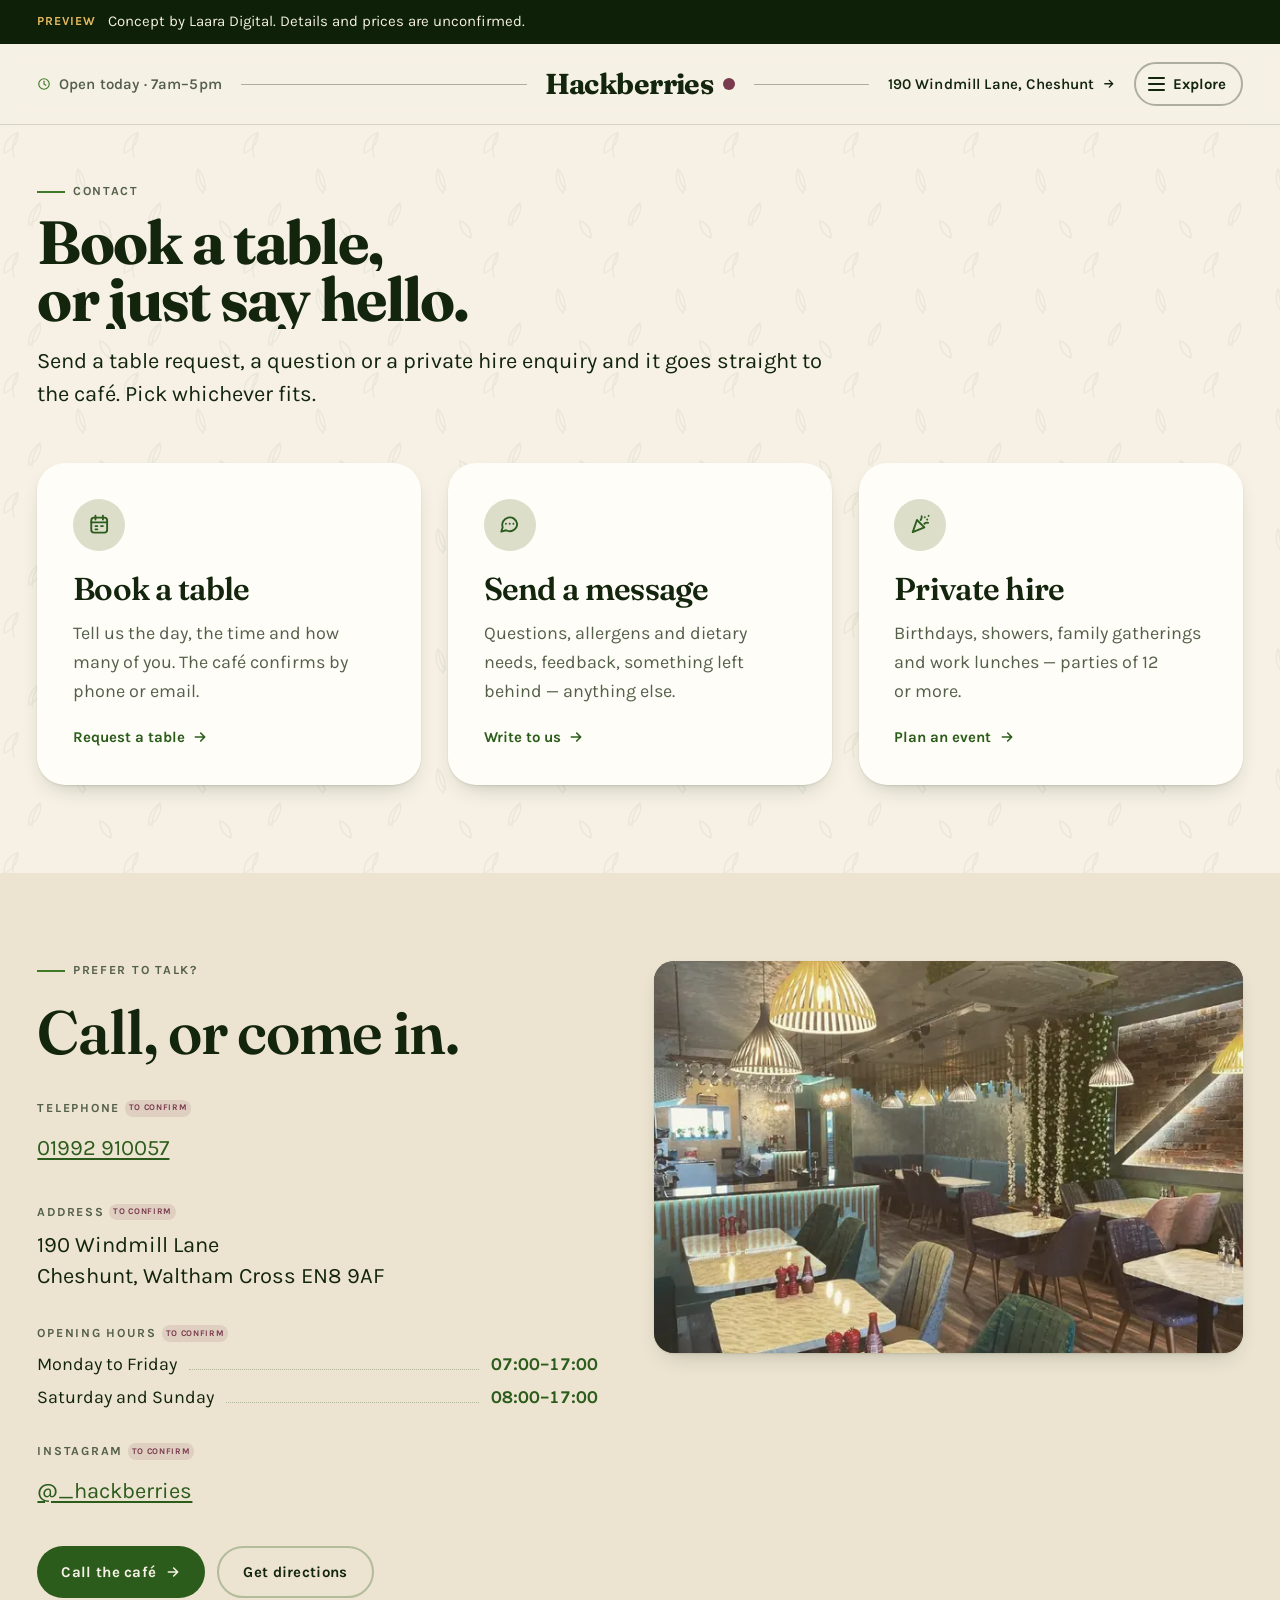
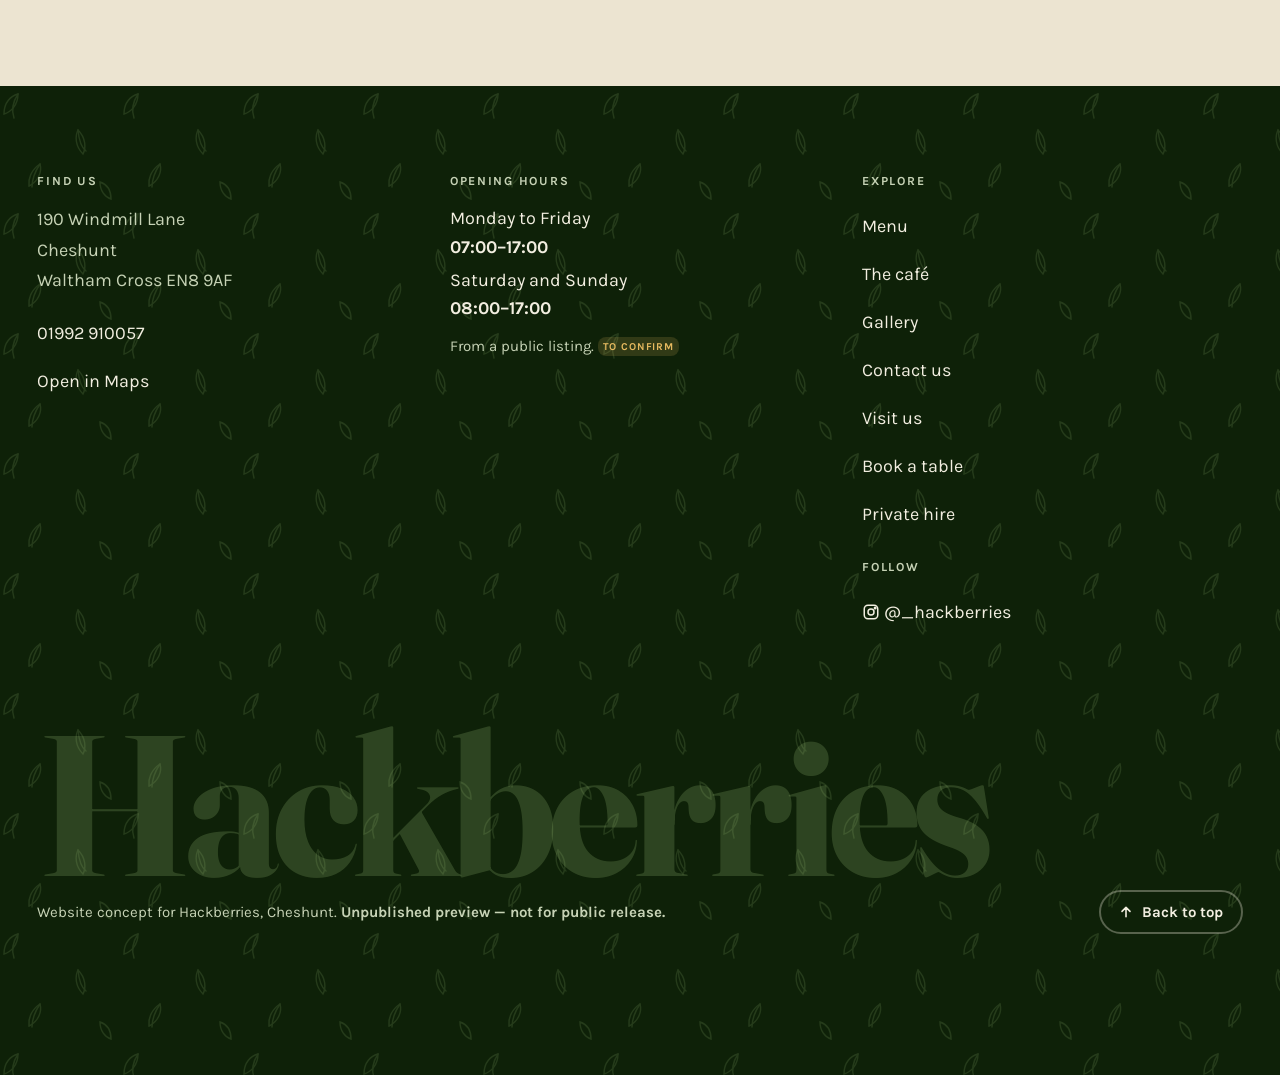
<file: contact.html>
<!doctype html>
<html lang="en-GB">
<head>
<meta charset="utf-8">
<meta name="viewport" content="width=device-width, initial-scale=1, viewport-fit=cover">
<title>Contact — Hackberries, Cheshunt</title>
<meta name="description" content="Request a table, send a message or enquire about private hire at Hackberries, the café on Windmill Lane, Cheshunt.">

<!-- Unpublished client concept. This must be reviewed deliberately before any
     real launch: remove the noindex and set STATUS.isPreview to false. -->
<meta name="robots" content="noindex, nofollow">

<meta property="og:type" content="website">
<meta property="og:site_name" content="Hackberries">
<meta property="og:title" content="Contact — Hackberries, Cheshunt">
<meta property="og:description" content="Request a table, send a message or enquire about private hire at Hackberries, the café on Windmill Lane, Cheshunt.">
<meta property="og:url" content="https://laaradigital.co.uk/hackberries-demo/contact.html">
<meta property="og:image" content="https://laaradigital.co.uk/hackberries-demo/media/venue-hero-share-1200.jpg">
<meta property="og:image:width" content="1200">
<meta property="og:image:height" content="630">
<meta property="og:image:alt" content="Inside Hackberries: rattan pendant lights over marble tables, velvet chairs, and a foliage wall hung with white flowers beside exposed brick.">
<meta name="twitter:card" content="summary_large_image">
<meta name="theme-color" content="#f7f3ea">

<link rel="icon" href="favicon.svg" type="image/svg+xml">
<link rel="apple-touch-icon" href="apple-touch-icon.png">

<link rel="preload" as="font" type="font/woff2" href="fonts/fraunces-latin.woff2" crossorigin>
<link rel="preload" as="font" type="font/woff2" href="fonts/karla-latin.woff2" crossorigin>

<link rel="stylesheet" href="styles/tokens.css">
<link rel="stylesheet" href="styles/base.css">
<link rel="stylesheet" href="styles/components.css">
<link rel="stylesheet" href="styles/sections.css">
<link rel="stylesheet" href="styles/contact.css">
<link rel="stylesheet" href="styles/motion.css">
</head>
<body class="is-contact-page">
<a class="skip-link" href="#main">Skip to content</a>
<div class="preview-bar">
  <div class="shell">
    <b>Preview</b>
    <p>Concept by Laara Digital. Details and prices are unconfirmed.</p>
  </div>
</div>
<span class="header-sentinel" id="header-sentinel" aria-hidden="true"></span>
<header class="site-header" id="site-header">
  <span class="header-progress" id="header-progress" aria-hidden="true"></span>
  <div class="shell header-bar">
    <div class="header-side header-side-start">
      <p class="header-hours" id="header-hours" data-hours="[[[1,2,3,4,5],&quot;7am&quot;,&quot;5pm&quot;],[[6,0],&quot;8am&quot;,&quot;5pm&quot;]]">
        <svg class="icon-clock" viewBox="0 0 24 24" fill="none" stroke="currentColor" stroke-width="2" stroke-linecap="round" stroke-linejoin="round" aria-hidden="true" width="14" height="14"><circle cx="12" cy="12" r="9"/><path d="M12 7v5l3 2"/></svg><span data-hours-text><span class="hours-lead">Open daily · </span>until 5pm</span>
      </p>
      <span class="header-rule" aria-hidden="true"></span>
    </div>
    <a class="wordmark" href="index.html">
      Hackberries<span class="dot-berry" aria-hidden="true"></span>
    </a>
    <div class="header-side header-side-end">
      <span class="header-rule" aria-hidden="true"></span>
      <a class="header-place" href="index.html#visit">
        <span>190 Windmill Lane, Cheshunt</span><svg class="arrow" viewBox="0 0 24 24" fill="none" stroke="currentColor" stroke-width="2.4" stroke-linecap="round" stroke-linejoin="round" aria-hidden="true" width="16" height="16"><path d="M5 12h13M13 6l6 6-6 6"/></svg>
      </a>
      <button class="menu-toggle menu-toggle-desktop" type="button" id="menu-toggle"
              aria-expanded="false" aria-controls="nav-panel">
        <span class="bars" aria-hidden="true"><i></i><i></i><i></i></span>
        <span class="label">Explore</span>
      </button>
    </div>
  </div>

</header>

<div class="nav-panel u-dark" id="nav-panel" role="dialog" aria-modal="true"
     aria-label="Site navigation" hidden>
  <div class="nav-panel-head">
    <a class="wordmark" href="index.html">Hackberries<span class="dot-berry" aria-hidden="true"></span></a>
    <button class="nav-panel-close" type="button" id="nav-close" aria-label="Close navigation">
      <svg viewBox="0 0 24 24" fill="none" stroke="currentColor" stroke-width="2.4" stroke-linecap="round" aria-hidden="true"><path d="M6 6l12 12M18 6L6 18"/></svg>
    </button>
  </div>
  <nav aria-label="Main">
    <div class="nav-panel-links">
        <a href="menu.html">
          Menu<span aria-hidden="true">01</span>
        </a>
        <a href="index.html#the-cafe" data-nav-section="the-cafe">
          The café<span aria-hidden="true">02</span>
        </a>
        <a href="index.html#gallery" data-nav-section="gallery">
          Gallery<span aria-hidden="true">03</span>
        </a>
        <a href="contact.html" data-nav-section="contact-us">
          Contact us<span aria-hidden="true">04</span>
        </a>
        <a href="index.html#visit" data-nav-section="visit">
          Visit us<span aria-hidden="true">05</span>
        </a>
    </div>
  </nav>
  <div class="nav-panel-foot">
    <div class="row">
      <a class="btn" href="#book" data-contact-open="book">Book a table</a>
      <a class="btn btn-secondary" href="tel:+441992910057">Call 01992 910057</a>
      <a class="btn btn-secondary" href="https://www.google.com/maps/search/?api=1&amp;query=Hackberries%2C%20190%20Windmill%20Lane%2C%20Cheshunt%2C%20Waltham%20Cross%20EN8%209AF"
         target="_blank" rel="noopener">Directions</a>
    </div>
    <address>
      190 Windmill Lane<br>
      Cheshunt, Waltham Cross EN8 9AF
    </address>
  </div>
</div>

<main id="main">
<section class="c-hero leafy leafy-dark" id="top">
  <div class="shell">
    <div class="c-hero-copy" data-reveal="drop">
      <p class="eyebrow">Contact</p>
      <h1 data-lines>
        <span class="line"><span>Book a table,</span></span>
        <span class="line"><span>or just say hello.</span></span>
      </h1>
      <p class="lead prose">
        Send a table request, a question or a private hire enquiry and it goes
        straight to the café. Pick whichever fits.
      </p>
    </div>
    <ul class="c-options" data-reveal-group="fan">
      <li>
        <a class="c-option" href="#book" data-contact-open="book">
          <span class="c-option-icon" aria-hidden="true"><svg viewBox="0 0 24 24" fill="none" stroke="currentColor" stroke-width="2" stroke-linecap="round" stroke-linejoin="round" aria-hidden="true"><rect x="3.5" y="5" width="17" height="16" rx="3"/><path d="M3.5 10h17M8 3v4M16 3v4M8 14h2M14 14h2M8 17.5h2"/></svg></span>
          <h2 class="c-option-title">Book a table</h2>
          <p class="c-option-text">Tell us the day, the time and how many of you. The café confirms by phone or email.</p>
          <span class="c-option-go">Request a table <svg class="arrow" viewBox="0 0 24 24" fill="none" stroke="currentColor" stroke-width="2.4" stroke-linecap="round" stroke-linejoin="round" aria-hidden="true" width="16" height="16"><path d="M5 12h13M13 6l6 6-6 6"/></svg></span>
        </a>
      </li>
      <li>
        <a class="c-option" href="#message" data-contact-open="message">
          <span class="c-option-icon" aria-hidden="true"><svg viewBox="0 0 24 24" fill="none" stroke="currentColor" stroke-width="2" stroke-linecap="round" stroke-linejoin="round" aria-hidden="true"><path d="M20.5 11.5a8 8 0 0 1-11.8 7L3.5 20l1.5-4.8a8 8 0 1 1 15.5-3.7z"/><path d="M8.5 11.5h.01M12.5 11.5h.01M16.5 11.5h.01"/></svg></span>
          <h2 class="c-option-title">Send a message</h2>
          <p class="c-option-text">Questions, allergens and dietary needs, feedback, something left behind — anything else.</p>
          <span class="c-option-go">Write to us <svg class="arrow" viewBox="0 0 24 24" fill="none" stroke="currentColor" stroke-width="2.4" stroke-linecap="round" stroke-linejoin="round" aria-hidden="true" width="16" height="16"><path d="M5 12h13M13 6l6 6-6 6"/></svg></span>
        </a>
      </li>
      <li>
        <a class="c-option" href="#private-hire" data-contact-open="private-hire">
          <span class="c-option-icon" aria-hidden="true"><svg viewBox="0 0 24 24" fill="none" stroke="currentColor" stroke-width="2" stroke-linecap="round" stroke-linejoin="round" aria-hidden="true"><path d="M4 20.5l4.5-13 8 8z"/><path d="M13.5 3.5c.5 1.5 0 3-1 4M20.5 10.5c-1.5-.5-3 0-4 1M17 4.5l.01.01M19.5 7l.01.01M21 3l.01.01"/></svg></span>
          <h2 class="c-option-title">Private hire</h2>
          <p class="c-option-text">Birthdays, showers, family gatherings and work lunches — parties of 12 or more.</p>
          <span class="c-option-go">Plan an event <svg class="arrow" viewBox="0 0 24 24" fill="none" stroke="currentColor" stroke-width="2.4" stroke-linecap="round" stroke-linejoin="round" aria-hidden="true" width="16" height="16"><path d="M5 12h13M13 6l6 6-6 6"/></svg></span>
        </a>
      </li>
    </ul>
  </div>
</section>

<section class="section section-band" aria-labelledby="c-direct-h">
  <div class="shell visit-grid">
    <div class="visit-facts" data-reveal="left">
      <div class="section-head c-direct-head">
        <p class="eyebrow">Prefer to talk?</p>
        <h2 id="c-direct-h">Call, or come in.</h2>
      </div>
      <dl class="visit-facts">
        <div class="fact">
          <dt>Telephone <span class="tbc">To confirm</span></dt>
          <dd><a href="tel:+441992910057">01992 910057</a></dd>
        </div>
        <div class="fact">
          <dt>Address <span class="tbc">To confirm</span></dt>
          <dd><address>190 Windmill Lane<br>Cheshunt, Waltham Cross EN8 9AF</address></dd>
        </div>
        <div class="fact">
          <dt>Opening hours <span class="tbc">To confirm</span></dt>
          <dd>
            <ul class="hours-list">
              <li><span class="days">Monday to Friday</span><span class="leader" aria-hidden="true"></span><span class="time">07:00–17:00</span></li>
              <li><span class="days">Saturday and Sunday</span><span class="leader" aria-hidden="true"></span><span class="time">08:00–17:00</span></li>
            </ul>
          </dd>
        </div>
        <div class="fact">
          <dt>Instagram <span class="tbc">To confirm</span></dt>
          <dd><a href="https://www.instagram.com/_hackberries/" target="_blank" rel="noopener">@_hackberries</a></dd>
        </div>
      </dl>
      <div class="visit-actions">
        <a class="btn" href="tel:+441992910057">Call the café <svg class="arrow" viewBox="0 0 24 24" fill="none" stroke="currentColor" stroke-width="2.4" stroke-linecap="round" stroke-linejoin="round" aria-hidden="true" width="16" height="16"><path d="M5 12h13M13 6l6 6-6 6"/></svg></a>
        <a class="btn btn-secondary" href="https://www.google.com/maps/search/?api=1&amp;query=Hackberries%2C%20190%20Windmill%20Lane%2C%20Cheshunt%2C%20Waltham%20Cross%20EN8%209AF" target="_blank" rel="noopener">Get directions</a>
      </div>
    </div>

    <div class="visit-media" data-reveal="right">
      <picture class="frame visit-photo" style="--ph:#796e5b;">
  <source type="image/webp" srcset="media/venue-room-landscape-420.webp 420w, media/venue-room-landscape-640.webp 640w, media/venue-room-landscape-757.webp 757w" sizes="(min-width: 64rem) 40rem, 92vw">
  <img src="media/venue-room-landscape-640.jpg" srcset="media/venue-room-landscape-420.jpg 420w, media/venue-room-landscape-640.jpg 640w, media/venue-room-landscape-757.jpg 757w" sizes="(min-width: 64rem) 40rem, 92vw"
       width="757" height="505" alt="Inside Hackberries: marble-topped tables with green and blue velvet chairs and banquettes, rattan pendant lights, an exposed brick wall and a foliage wall hung with white flowers."
       loading="lazy" decoding="async">
</picture>
    </div>
  </div>
</section>

<div class="shell c-noscript-forms">
<dialog class="contact-dialog" id="contact-dialog" aria-labelledby="contact-title"
        data-hours="[[[1,2,3,4,5],&quot;07:00&quot;,&quot;17:00&quot;],[[6,0],&quot;08:00&quot;,&quot;17:00&quot;]]" data-last-slot="60"
        data-hire-from="12" data-endpoint=""
        data-phone="01992 910057">
  <div class="contact-sheet">
    <div class="contact-head">
      <div>
        <h2 class="contact-title" id="contact-title">Get in touch</h2>
        <p class="contact-sub">Straight to the café. No email app needed.</p>
      </div>
      <button class="contact-close" type="button" data-contact-close aria-label="Close">
        <svg viewBox="0 0 24 24" fill="none" stroke="currentColor" stroke-width="2.4" stroke-linecap="round" aria-hidden="true"><path d="M6 6l12 12M18 6L6 18"/></svg>
      </button>
    </div>
    <p class="cf-preview" role="note"><strong>Preview.</strong>
      These forms are not connected yet, so nothing is sent. Add the Web3Forms
      Access Key in site/data/business.mjs to switch them on.</p>
    <div class="contact-tabs" role="tablist" aria-label="What would you like to do?">
      <span class="contact-tabs-thumb" aria-hidden="true"></span>
      <button class="contact-tab" type="button" role="tab"
              id="contact-tab-book" aria-controls="book" aria-selected="true"
              tabindex="0" data-contact-tab="book">
        <svg viewBox="0 0 24 24" fill="none" stroke="currentColor" stroke-width="2" stroke-linecap="round" stroke-linejoin="round" aria-hidden="true"><rect x="3.5" y="5" width="17" height="16" rx="3"/><path d="M3.5 10h17M8 3v4M16 3v4M8 14h2M14 14h2M8 17.5h2"/></svg><span>Book a table</span>
      </button>
      <button class="contact-tab" type="button" role="tab"
              id="contact-tab-message" aria-controls="message" aria-selected="false"
              tabindex="-1" data-contact-tab="message">
        <svg viewBox="0 0 24 24" fill="none" stroke="currentColor" stroke-width="2" stroke-linecap="round" stroke-linejoin="round" aria-hidden="true"><path d="M20.5 11.5a8 8 0 0 1-11.8 7L3.5 20l1.5-4.8a8 8 0 1 1 15.5-3.7z"/><path d="M8.5 11.5h.01M12.5 11.5h.01M16.5 11.5h.01"/></svg><span>Send a message</span>
      </button>
      <button class="contact-tab" type="button" role="tab"
              id="contact-tab-private-hire" aria-controls="private-hire" aria-selected="false"
              tabindex="-1" data-contact-tab="private-hire">
        <svg viewBox="0 0 24 24" fill="none" stroke="currentColor" stroke-width="2" stroke-linecap="round" stroke-linejoin="round" aria-hidden="true"><path d="M4 20.5l4.5-13 8 8z"/><path d="M13.5 3.5c.5 1.5 0 3-1 4M20.5 10.5c-1.5-.5-3 0-4 1M17 4.5l.01.01M19.5 7l.01.01M21 3l.01.01"/></svg><span>Private hire</span>
      </button>
    </div>
    <div class="contact-panel" role="tabpanel" id="book"
         aria-labelledby="contact-tab-book" data-contact-panel="book">
      <h3 class="cf-panel-title">Book a table</h3>
      <form class="contact-form" data-contact-form="book"
            action="#" method="POST">
        <input type="hidden" name="access_key" value="">
        <input type="hidden" name="subject" value="Table request — Hackberries website">
        <input type="hidden" name="from_name" value="Hackberries website">
        <input type="hidden" name="enquiry" value="Table request">
        <!-- Honeypot: Web3Forms silently drops any submission where this
             checkbox is checked. A real, but off-screen, form control - never
             merely visually hidden - so it is not in the tab order and a
             screen reader has nothing to announce. -->
        <input class="cf-trap" type="checkbox" name="botcheck" tabindex="-1" autocomplete="off" aria-hidden="true">
        <p class="cf-required-note small muted">Fields marked <span class="cf-req" aria-hidden="true">*</span><span class="visually-hidden">with an asterisk</span> are required.</p>
        <div class="cf-grid">
        <div class="cf-field">
          <label class="cf-label" for="cf-book-name">Your name <span class="cf-req" aria-hidden="true">*</span></label>
          <input class="cf-input" type="text" id="cf-book-name" name="name" required
            aria-describedby="cf-book-name-err" data-share="name" autocomplete="name" placeholder="Jane Smith">
          
          <p class="cf-error" id="cf-book-name-err" hidden></p>
        </div>
        <div class="cf-field">
          <label class="cf-label" for="cf-book-email">Email <span class="cf-req" aria-hidden="true">*</span></label>
          <input class="cf-input" type="email" id="cf-book-email" name="email" required
            aria-describedby="cf-book-email-err" data-share="email" autocomplete="email" placeholder="jane@example.com">
          
          <p class="cf-error" id="cf-book-email-err" hidden></p>
        </div>
        <div class="cf-field cf-span-2">
          <label class="cf-label" for="cf-book-phone">Phone <span class="cf-req" aria-hidden="true">*</span></label>
          <input class="cf-input" type="tel" id="cf-book-phone" name="phone" required
            aria-describedby="cf-book-phone-err" data-share="phone" inputmode="tel" pattern="[0-9 +\(\)\-]{10,20}" autocomplete="tel" placeholder="07700 900000">
          
          <p class="cf-error" id="cf-book-phone-err" hidden></p>
        </div>
        <div class="cf-row-3 cf-span-2">
        <div class="cf-field">
          <label class="cf-label" for="cf-book-date">Date <span class="cf-req" aria-hidden="true">*</span></label>
          <input class="cf-input" type="date" id="cf-book-date" name="date" required
            aria-describedby="cf-book-date-err" data-date>
          
          <p class="cf-error" id="cf-book-date-err" hidden></p>
        </div>
        <div class="cf-field">
          <label class="cf-label" for="cf-book-time"><svg class="icon-clock" viewBox="0 0 24 24" fill="none" stroke="currentColor" stroke-width="2" stroke-linecap="round" stroke-linejoin="round" aria-hidden="true" width="14" height="14"><circle cx="12" cy="12" r="9"/><path d="M12 7v5l3 2"/></svg>Time <span class="cf-req" aria-hidden="true">*</span></label>
          <select class="cf-input cf-select" id="cf-book-time" name="time" required
            aria-describedby="cf-book-time-err" data-time>
            <option value="">Select…</option>
            <option value="07:00">7am</option>
            <option value="07:30">7:30am</option>
            <option value="08:00">8am</option>
            <option value="08:30">8:30am</option>
            <option value="09:00">9am</option>
            <option value="09:30">9:30am</option>
            <option value="10:00">10am</option>
            <option value="10:30">10:30am</option>
            <option value="11:00">11am</option>
            <option value="11:30">11:30am</option>
            <option value="12:00">12pm</option>
            <option value="12:30">12:30pm</option>
            <option value="13:00">1pm</option>
            <option value="13:30">1:30pm</option>
            <option value="14:00">2pm</option>
            <option value="14:30">2:30pm</option>
            <option value="15:00">3pm</option>
            <option value="15:30">3:30pm</option>
            <option value="16:00">4pm</option>
          </select>
          
          <p class="cf-error" id="cf-book-time-err" hidden></p>
        </div>
        <div class="cf-field">
          <label class="cf-label" for="cf-book-guests">Guests <span class="cf-req" aria-hidden="true">*</span></label>
          <input class="cf-input" type="number" id="cf-book-guests" name="guests" required
            aria-describedby="cf-book-guests-err" min="1" max="11" step="1" inputmode="numeric" data-guests placeholder="2">
          
          <p class="cf-error" id="cf-book-guests-err" hidden></p>
        </div>
        </div>
        <p class="cf-switch-note cf-span-2 small muted">Party of 12 or more?
          <a href="#private-hire" data-contact-switch="private-hire">Ask about private hire</a>.</p>
        <div class="cf-field cf-span-2">
          <label class="cf-label" for="cf-book-requests">Special requests</label>
          <textarea class="cf-input cf-textarea" rows="3" id="cf-book-requests" name="requests"
            aria-describedby="cf-book-requests-err" placeholder="Allergies, a high chair, celebrating something…"></textarea>
          
          <p class="cf-error" id="cf-book-requests-err" hidden></p>
        </div>
        </div>
        <p class="cf-alert" role="alert" data-contact-alert hidden></p>
        <button class="btn cf-submit" type="submit">
          <span data-submit-label>Request a table</span> <svg class="arrow" viewBox="0 0 24 24" fill="none" stroke="currentColor" stroke-width="2.4" stroke-linecap="round" stroke-linejoin="round" aria-hidden="true" width="16" height="16"><path d="M5 12h13M13 6l6 6-6 6"/></svg>
        </button>
        <p class="cf-foot small muted">This is a request, not a confirmed booking — the café will get back to you. Prefer to talk? Call <a href="tel:+441992910057">01992 910057</a>.</p>
      </form>
      <div class="cf-done" data-contact-done="book" tabindex="-1" hidden>
        <span class="cf-done-mark" aria-hidden="true"><svg viewBox="0 0 24 24" fill="none" stroke="currentColor" stroke-width="2.4" stroke-linecap="round" stroke-linejoin="round" aria-hidden="true"><path d="M5 12.5l4.5 4.5L19 7.5"/></svg></span>
        <h3 class="cf-done-title">Request sent</h3>
        <p class="cf-done-text" data-done-text></p>
        <div class="cf-done-actions">
          <button class="btn" type="button" data-contact-close>Done</button>
          <button class="btn btn-secondary" type="button" data-contact-again>Send another</button>
        </div>
      </div>
    </div>
    <div class="contact-panel" role="tabpanel" id="message"
         aria-labelledby="contact-tab-message" data-contact-panel="message">
      <h3 class="cf-panel-title">Send a message</h3>
      <form class="contact-form" data-contact-form="message"
            action="#" method="POST">
        <input type="hidden" name="access_key" value="">
        <input type="hidden" name="subject" value="Message — Hackberries website">
        <input type="hidden" name="from_name" value="Hackberries website">
        <input type="hidden" name="enquiry" value="Message">
        <!-- Honeypot: Web3Forms silently drops any submission where this
             checkbox is checked. A real, but off-screen, form control - never
             merely visually hidden - so it is not in the tab order and a
             screen reader has nothing to announce. -->
        <input class="cf-trap" type="checkbox" name="botcheck" tabindex="-1" autocomplete="off" aria-hidden="true">
        <p class="cf-required-note small muted">Fields marked <span class="cf-req" aria-hidden="true">*</span><span class="visually-hidden">with an asterisk</span> are required.</p>
        <div class="cf-grid">
        <div class="cf-field">
          <label class="cf-label" for="cf-message-name">Your name <span class="cf-req" aria-hidden="true">*</span></label>
          <input class="cf-input" type="text" id="cf-message-name" name="name" required
            aria-describedby="cf-message-name-err" data-share="name" autocomplete="name" placeholder="Jane Smith">
          
          <p class="cf-error" id="cf-message-name-err" hidden></p>
        </div>
        <div class="cf-field">
          <label class="cf-label" for="cf-message-email">Email <span class="cf-req" aria-hidden="true">*</span></label>
          <input class="cf-input" type="email" id="cf-message-email" name="email" required
            aria-describedby="cf-message-email-err" data-share="email" autocomplete="email" placeholder="jane@example.com">
          
          <p class="cf-error" id="cf-message-email-err" hidden></p>
        </div>
        <div class="cf-field cf-span-2">
          <label class="cf-label" for="cf-message-phone">Phone (optional)</label>
          <input class="cf-input" type="tel" id="cf-message-phone" name="phone"
            aria-describedby="cf-message-phone-err" data-share="phone" inputmode="tel" pattern="[0-9 +\(\)\-]{10,20}" autocomplete="tel" placeholder="07700 900000">
          
          <p class="cf-error" id="cf-message-phone-err" hidden></p>
        </div>
        <div class="cf-field cf-span-2">
          <label class="cf-label" for="cf-message-topic">What is it about? <span class="cf-req" aria-hidden="true">*</span></label>
          <select class="cf-input cf-select" id="cf-message-topic" name="topic" required
            aria-describedby="cf-message-topic-err">
            <option value="">Choose…</option>
            <option value="General question">General question</option>
            <option value="Allergens and dietary needs">Allergens and dietary needs</option>
            <option value="Feedback">Feedback</option>
            <option value="Lost property">Lost property</option>
            <option value="Something else">Something else</option>
          </select>
          
          <p class="cf-error" id="cf-message-topic-err" hidden></p>
        </div>
        <div class="cf-field cf-span-2">
          <label class="cf-label" for="cf-message-message">Message <span class="cf-req" aria-hidden="true">*</span></label>
          <textarea class="cf-input cf-textarea" rows="5" id="cf-message-message" name="message" required
            aria-describedby="cf-message-message-err" minlength="10" placeholder="How can we help?"></textarea>
          
          <p class="cf-error" id="cf-message-message-err" hidden></p>
        </div>
        </div>
        <p class="cf-alert" role="alert" data-contact-alert hidden></p>
        <button class="btn cf-submit" type="submit">
          <span data-submit-label>Send message</span> <svg class="arrow" viewBox="0 0 24 24" fill="none" stroke="currentColor" stroke-width="2.4" stroke-linecap="round" stroke-linejoin="round" aria-hidden="true" width="16" height="16"><path d="M5 12h13M13 6l6 6-6 6"/></svg>
        </button>
        <p class="cf-foot small muted">We read every message and reply by email. For anything on the day, call <a href="tel:+441992910057">01992 910057</a>.</p>
      </form>
      <div class="cf-done" data-contact-done="message" tabindex="-1" hidden>
        <span class="cf-done-mark" aria-hidden="true"><svg viewBox="0 0 24 24" fill="none" stroke="currentColor" stroke-width="2.4" stroke-linecap="round" stroke-linejoin="round" aria-hidden="true"><path d="M5 12.5l4.5 4.5L19 7.5"/></svg></span>
        <h3 class="cf-done-title">Message sent</h3>
        <p class="cf-done-text" data-done-text></p>
        <div class="cf-done-actions">
          <button class="btn" type="button" data-contact-close>Done</button>
          <button class="btn btn-secondary" type="button" data-contact-again>Send another</button>
        </div>
      </div>
    </div>
    <div class="contact-panel" role="tabpanel" id="private-hire"
         aria-labelledby="contact-tab-private-hire" data-contact-panel="private-hire">
      <h3 class="cf-panel-title">Private hire</h3>
      <form class="contact-form" data-contact-form="private-hire"
            action="#" method="POST">
        <input type="hidden" name="access_key" value="">
        <input type="hidden" name="subject" value="Private hire enquiry — Hackberries website">
        <input type="hidden" name="from_name" value="Hackberries website">
        <input type="hidden" name="enquiry" value="Private hire">
        <!-- Honeypot: Web3Forms silently drops any submission where this
             checkbox is checked. A real, but off-screen, form control - never
             merely visually hidden - so it is not in the tab order and a
             screen reader has nothing to announce. -->
        <input class="cf-trap" type="checkbox" name="botcheck" tabindex="-1" autocomplete="off" aria-hidden="true">
        <p class="cf-required-note small muted">Fields marked <span class="cf-req" aria-hidden="true">*</span><span class="visually-hidden">with an asterisk</span> are required.</p>
        <div class="cf-grid">
        <div class="cf-field">
          <label class="cf-label" for="cf-private-hire-name">Your name <span class="cf-req" aria-hidden="true">*</span></label>
          <input class="cf-input" type="text" id="cf-private-hire-name" name="name" required
            aria-describedby="cf-private-hire-name-err" data-share="name" autocomplete="name" placeholder="Jane Smith">
          
          <p class="cf-error" id="cf-private-hire-name-err" hidden></p>
        </div>
        <div class="cf-field">
          <label class="cf-label" for="cf-private-hire-email">Email <span class="cf-req" aria-hidden="true">*</span></label>
          <input class="cf-input" type="email" id="cf-private-hire-email" name="email" required
            aria-describedby="cf-private-hire-email-err" data-share="email" autocomplete="email" placeholder="jane@example.com">
          
          <p class="cf-error" id="cf-private-hire-email-err" hidden></p>
        </div>
        <div class="cf-field cf-span-2">
          <label class="cf-label" for="cf-private-hire-phone">Phone <span class="cf-req" aria-hidden="true">*</span></label>
          <input class="cf-input" type="tel" id="cf-private-hire-phone" name="phone" required
            aria-describedby="cf-private-hire-phone-err" data-share="phone" inputmode="tel" pattern="[0-9 +\(\)\-]{10,20}" autocomplete="tel" placeholder="07700 900000">
          
          <p class="cf-error" id="cf-private-hire-phone-err" hidden></p>
        </div>
        <div class="cf-field">
          <label class="cf-label" for="cf-private-hire-occasion">Occasion <span class="cf-req" aria-hidden="true">*</span></label>
          <select class="cf-input cf-select" id="cf-private-hire-occasion" name="occasion" required
            aria-describedby="cf-private-hire-occasion-err">
            <option value="">Choose…</option>
            <option value="Birthday">Birthday</option>
            <option value="Baby shower">Baby shower</option>
            <option value="Christening or family gathering">Christening or family gathering</option>
            <option value="Work breakfast or lunch">Work breakfast or lunch</option>
            <option value="Something else">Something else</option>
          </select>
          
          <p class="cf-error" id="cf-private-hire-occasion-err" hidden></p>
        </div>
        <div class="cf-field">
          <label class="cf-label" for="cf-private-hire-date">Preferred date <span class="cf-req" aria-hidden="true">*</span></label>
          <input class="cf-input" type="date" id="cf-private-hire-date" name="date" required
            aria-describedby="cf-private-hire-date-err" data-date>
          
          <p class="cf-error" id="cf-private-hire-date-err" hidden></p>
        </div>
        <div class="cf-field">
          <label class="cf-label" for="cf-private-hire-time_of_day">Time of day <span class="cf-req" aria-hidden="true">*</span></label>
          <select class="cf-input cf-select" id="cf-private-hire-time_of_day" name="time_of_day" required
            aria-describedby="cf-private-hire-time_of_day-err">
            <option value="">Choose…</option>
            <option value="Morning">Morning</option>
            <option value="Lunchtime">Lunchtime</option>
            <option value="Afternoon">Afternoon</option>
            <option value="Flexible">Flexible</option>
          </select>
          
          <p class="cf-error" id="cf-private-hire-time_of_day-err" hidden></p>
        </div>
        <div class="cf-field">
          <label class="cf-label" for="cf-private-hire-guests">Guests (approx.) <span class="cf-req" aria-hidden="true">*</span></label>
          <input class="cf-input" type="number" id="cf-private-hire-guests" name="guests" required
            aria-describedby="cf-private-hire-guests-err" min="12" max="200" step="1" inputmode="numeric" placeholder="20">
          
          <p class="cf-error" id="cf-private-hire-guests-err" hidden></p>
        </div>
        <div class="cf-field cf-span-2">
          <label class="cf-label" for="cf-private-hire-details">Tell us about it</label>
          <textarea class="cf-input cf-textarea" rows="4" id="cf-private-hire-details" name="details"
            aria-describedby="cf-private-hire-details-err" placeholder="Food and drinks you would like, decorations, a cake, budget, accessibility…"></textarea>
          
          <p class="cf-error" id="cf-private-hire-details-err" hidden></p>
        </div>
        </div>
        <p class="cf-alert" role="alert" data-contact-alert hidden></p>
        <button class="btn cf-submit" type="submit">
          <span data-submit-label>Send enquiry</span> <svg class="arrow" viewBox="0 0 24 24" fill="none" stroke="currentColor" stroke-width="2.4" stroke-linecap="round" stroke-linejoin="round" aria-hidden="true" width="16" height="16"><path d="M5 12h13M13 6l6 6-6 6"/></svg>
        </button>
        <p class="cf-foot small muted">Tell us roughly what you have in mind and the café will come back with what is possible. Or call <a href="tel:+441992910057">01992 910057</a>.</p>
      </form>
      <div class="cf-done" data-contact-done="private-hire" tabindex="-1" hidden>
        <span class="cf-done-mark" aria-hidden="true"><svg viewBox="0 0 24 24" fill="none" stroke="currentColor" stroke-width="2.4" stroke-linecap="round" stroke-linejoin="round" aria-hidden="true"><path d="M5 12.5l4.5 4.5L19 7.5"/></svg></span>
        <h3 class="cf-done-title">Enquiry sent</h3>
        <p class="cf-done-text" data-done-text></p>
        <div class="cf-done-actions">
          <button class="btn" type="button" data-contact-close>Done</button>
          <button class="btn btn-secondary" type="button" data-contact-again>Send another</button>
        </div>
      </div>
    </div>
  </div>
</dialog>
</div>
</main>

<footer class="site-footer u-dark leafy">
  <div class="shell">
    <div class="footer-grid">
      <div class="footer-col">
        <h2>Find us</h2>
        <address>
          190 Windmill Lane<br>
          Cheshunt<br>
          Waltham Cross EN8 9AF
        </address>
        <ul style="margin-top:1rem">
          <li><a href="tel:+441992910057">01992 910057</a></li>
          <li><a href="https://www.google.com/maps/search/?api=1&amp;query=Hackberries%2C%20190%20Windmill%20Lane%2C%20Cheshunt%2C%20Waltham%20Cross%20EN8%209AF" target="_blank" rel="noopener">Open in Maps</a></li>
        </ul>
      </div>
      <div class="footer-col">
        <h2>Opening hours</h2>
        <ul>
          <li>Monday to Friday<br><strong>07:00–17:00</strong></li>
          <li>Saturday and Sunday<br><strong>08:00–17:00</strong></li>
        </ul>
        <p class="small muted" style="margin-top:.75rem">From a public listing. <span class="tbc">To confirm</span></p>
      </div>
      <div class="footer-col">
        <h2>Explore</h2>
        <ul class="footer-explore">
          <li><a href="menu.html">Menu</a></li>
          <li><a href="index.html#the-cafe">The café</a></li>
          <li><a href="index.html#gallery">Gallery</a></li>
          <li><a href="contact.html">Contact us</a></li>
          <li><a href="index.html#visit">Visit us</a></li>
          <li><a href="#book" data-contact-open="book">Book a table</a></li>
          <li><a href="#private-hire" data-contact-open="private-hire">Private hire</a></li>
        </ul>
        <h2 style="margin-top:1.5rem">Follow</h2>
        <ul>
        <li><a href="https://www.instagram.com/_hackberries/" target="_blank" rel="noopener"><svg viewBox="0 0 24 24" fill="none" stroke="currentColor" stroke-width="2" stroke-linecap="round" aria-hidden="true" width="18" height="18"><rect x="3" y="3" width="18" height="18" rx="5"/><circle cx="12" cy="12" r="4"/><circle cx="17.5" cy="6.5" r="1"/></svg>&nbsp;@_hackberries</a></li>
        </ul>
      </div>
    </div>

    <p class="footer-wordmark" aria-hidden="true">Hackberries</p>

    

    <div class="footer-bar">
      <p>
        Website concept for Hackberries, Cheshunt.
        <strong>Unpublished preview — not for public release.</strong>
      </p>
      <a class="to-top" href="#top"><svg viewBox="0 0 24 24" fill="none" stroke="currentColor" stroke-width="2.4" stroke-linecap="round" stroke-linejoin="round" aria-hidden="true" width="16" height="16"><path d="M12 19V5M6 11l6-6 6 6"/></svg> Back to top</a>
    </div>
  </div>
</footer>
<script type="module" src="scripts/contact-page.js"></script>
<noscript>
  <style>
    /* Belt and braces: if scripts are disabled, make sure nothing that the
       enhancement layer would have revealed can ever stay hidden. */
    [data-reveal], [data-reveal-group] > * { opacity: 1 !important; transform: none !important; }
    .fav-controls, .fav-segments, .fav-cursor, .collage-hint, .serve-index, .serve-progress, .serve-swap { display: none !important; }
    /* The strip is scroll-driven; without a script it would sit at zero. Its
       height is kept so the layout does not move. */
    .brew-strip { visibility: hidden !important; }
    /* Contact forms. Without a script there are no tabs: on contact.html the
       pop-up is shown in the page instead, every form stacked and posting
       straight to the form service. */
    .contact-tabs, .contact-close { display: none !important; }
    .contact-dialog {
      display: block !important; position: static !important;
      opacity: 1 !important; transform: none !important;
      margin: 0 auto var(--pad-section) !important;
    }
    .cf-panel-title { display: block !important; }
  </style>
</noscript>
</body>
</html>
</file>
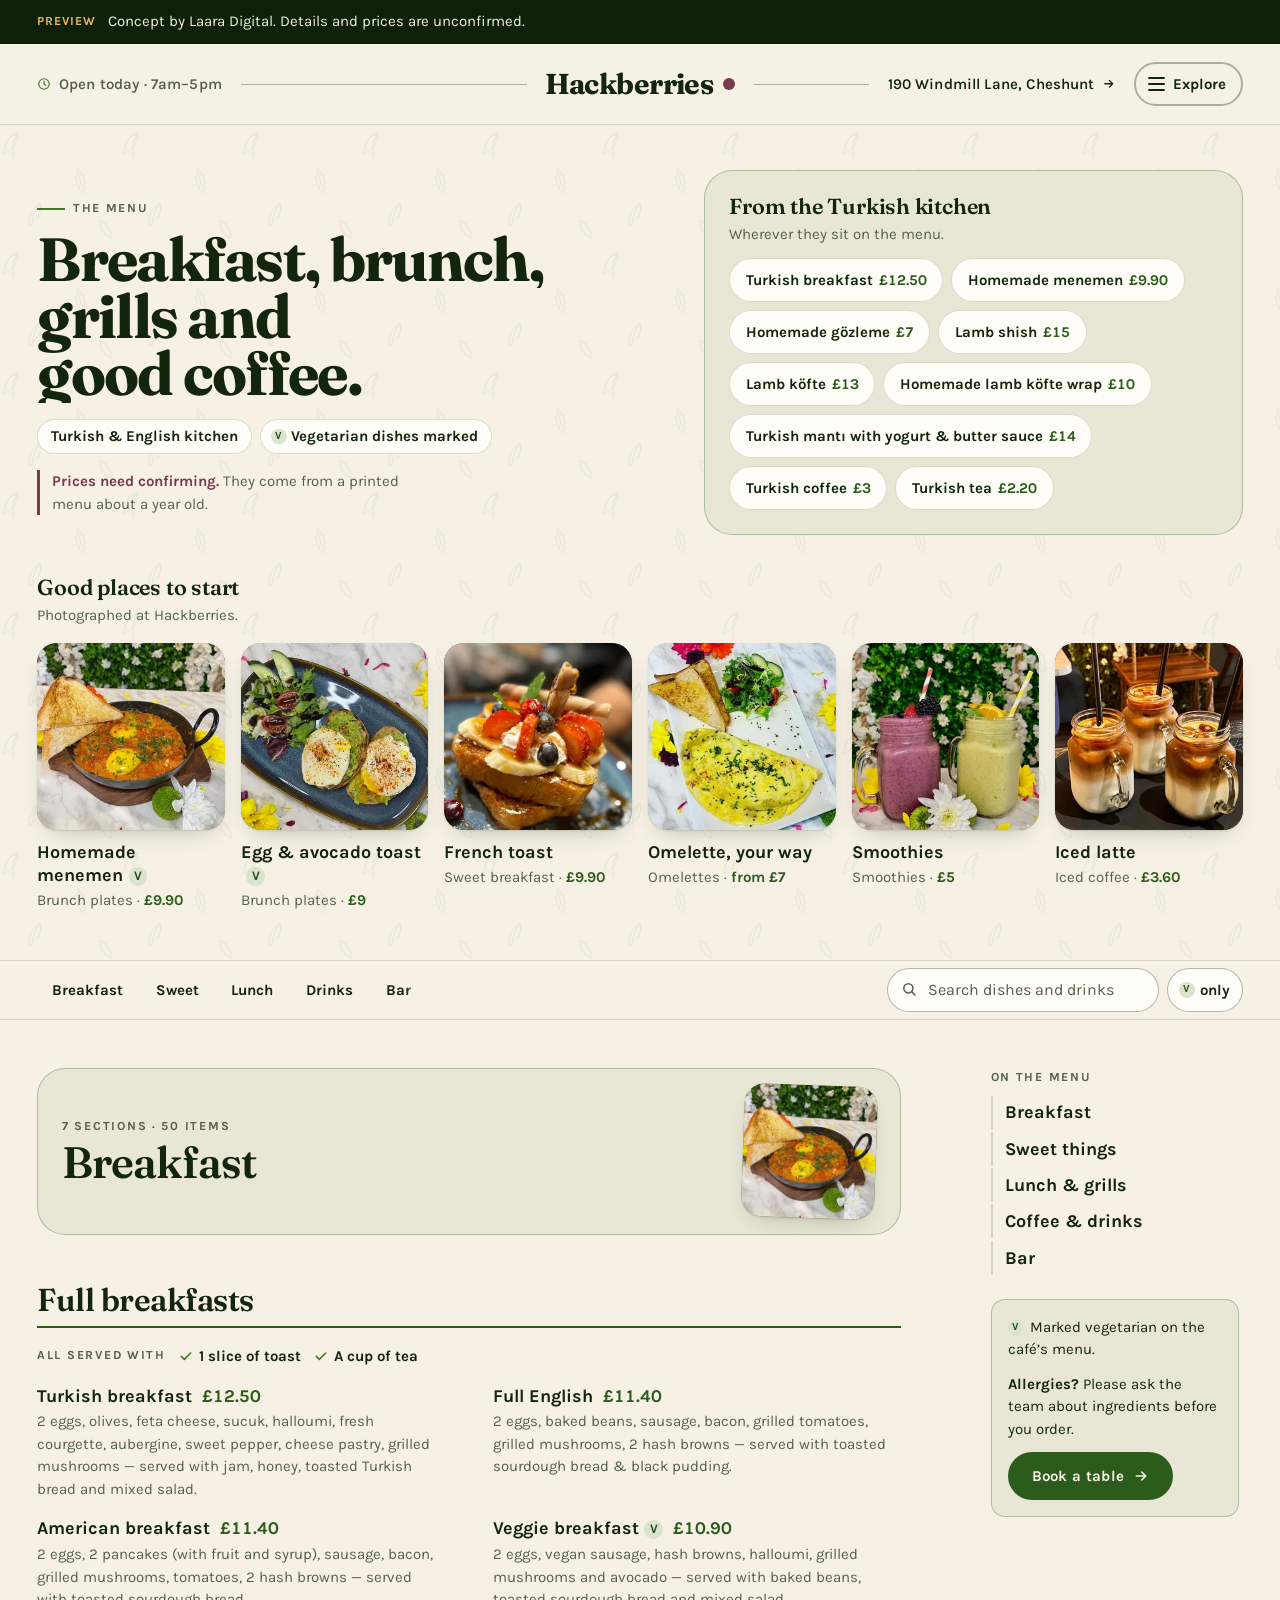
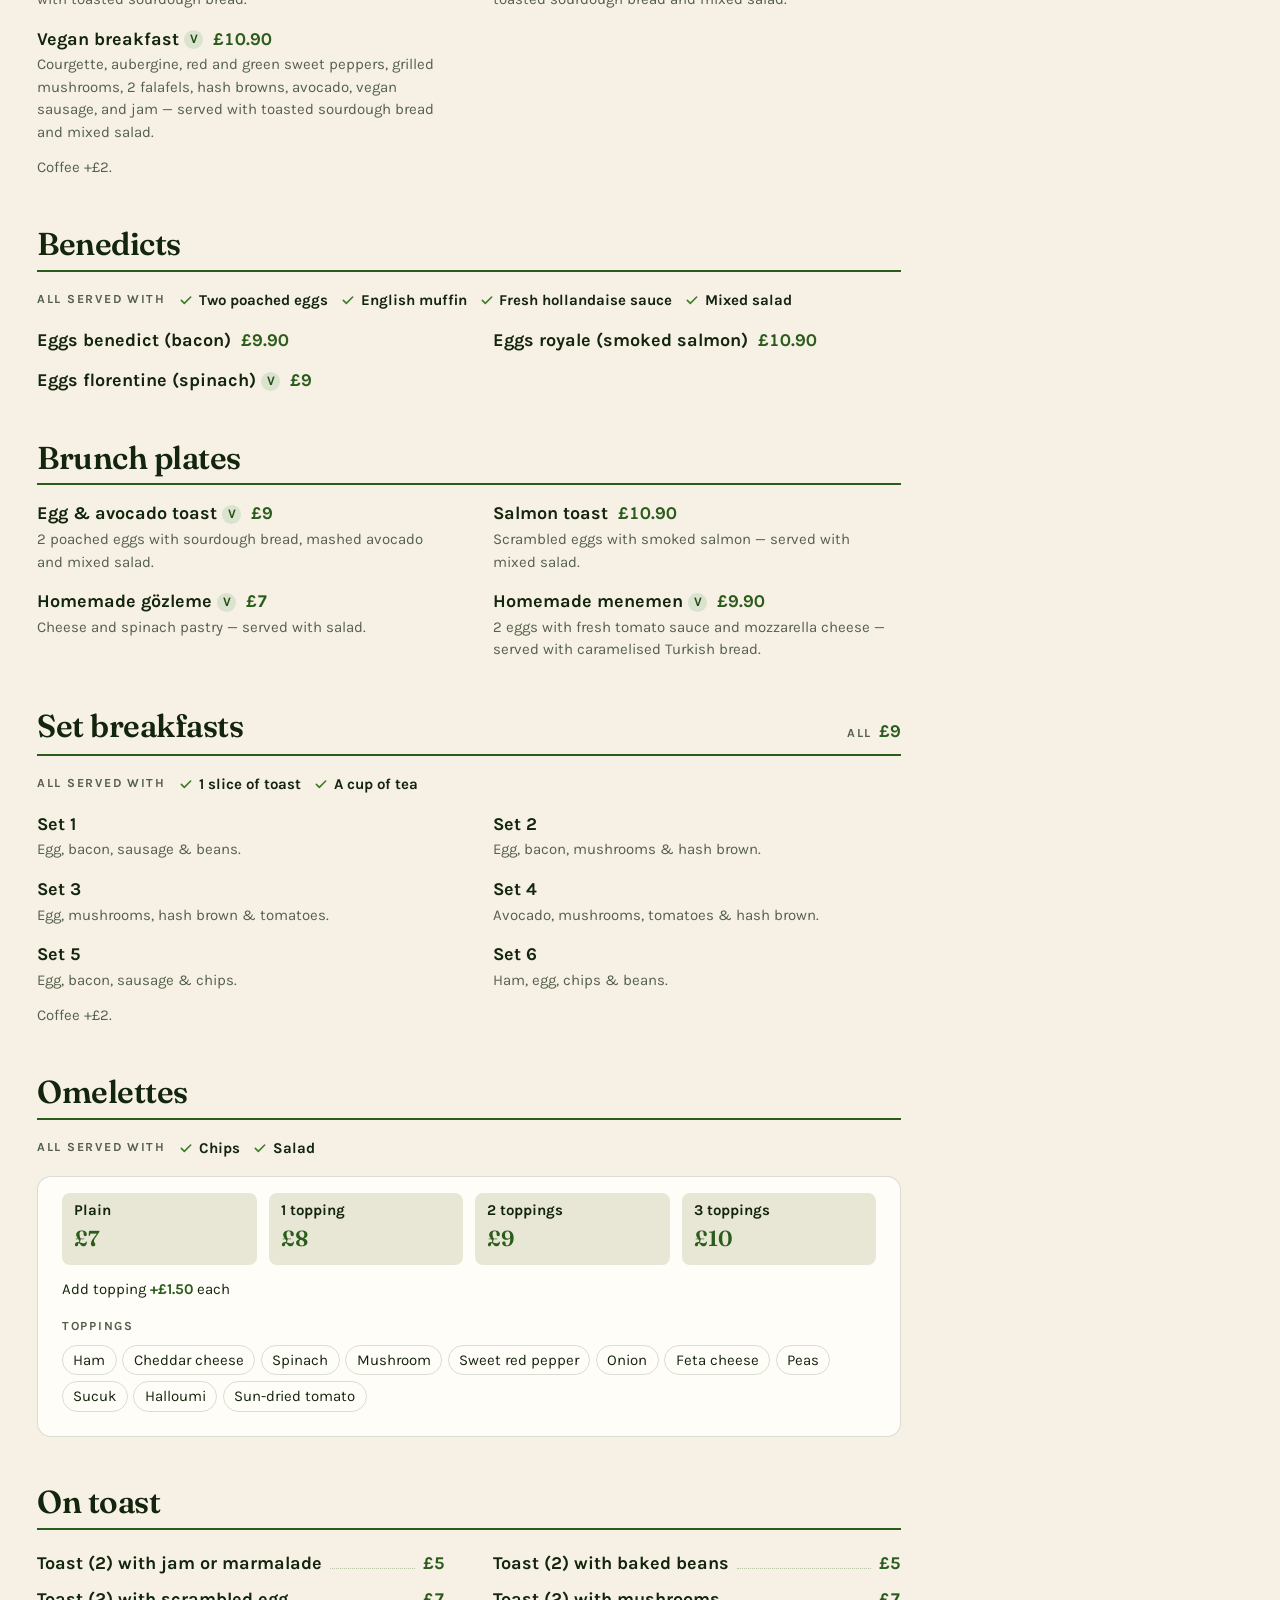
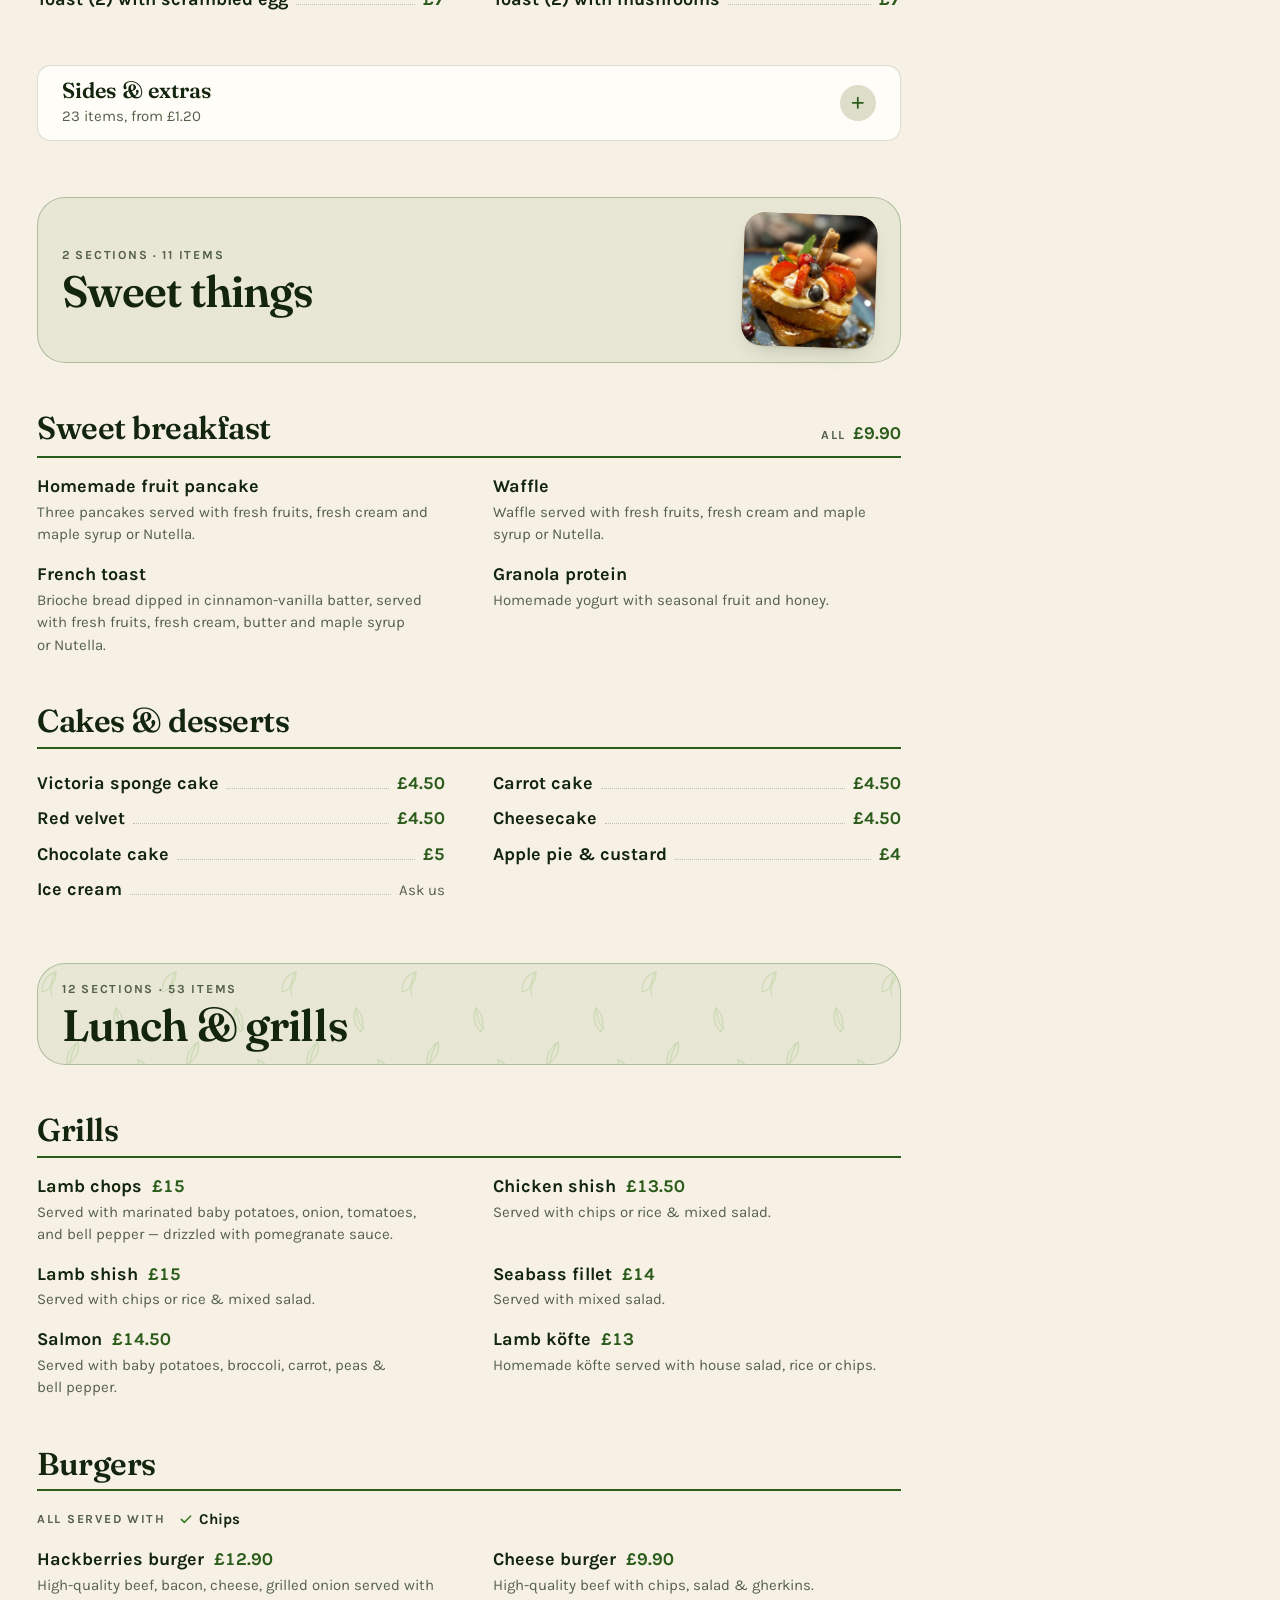
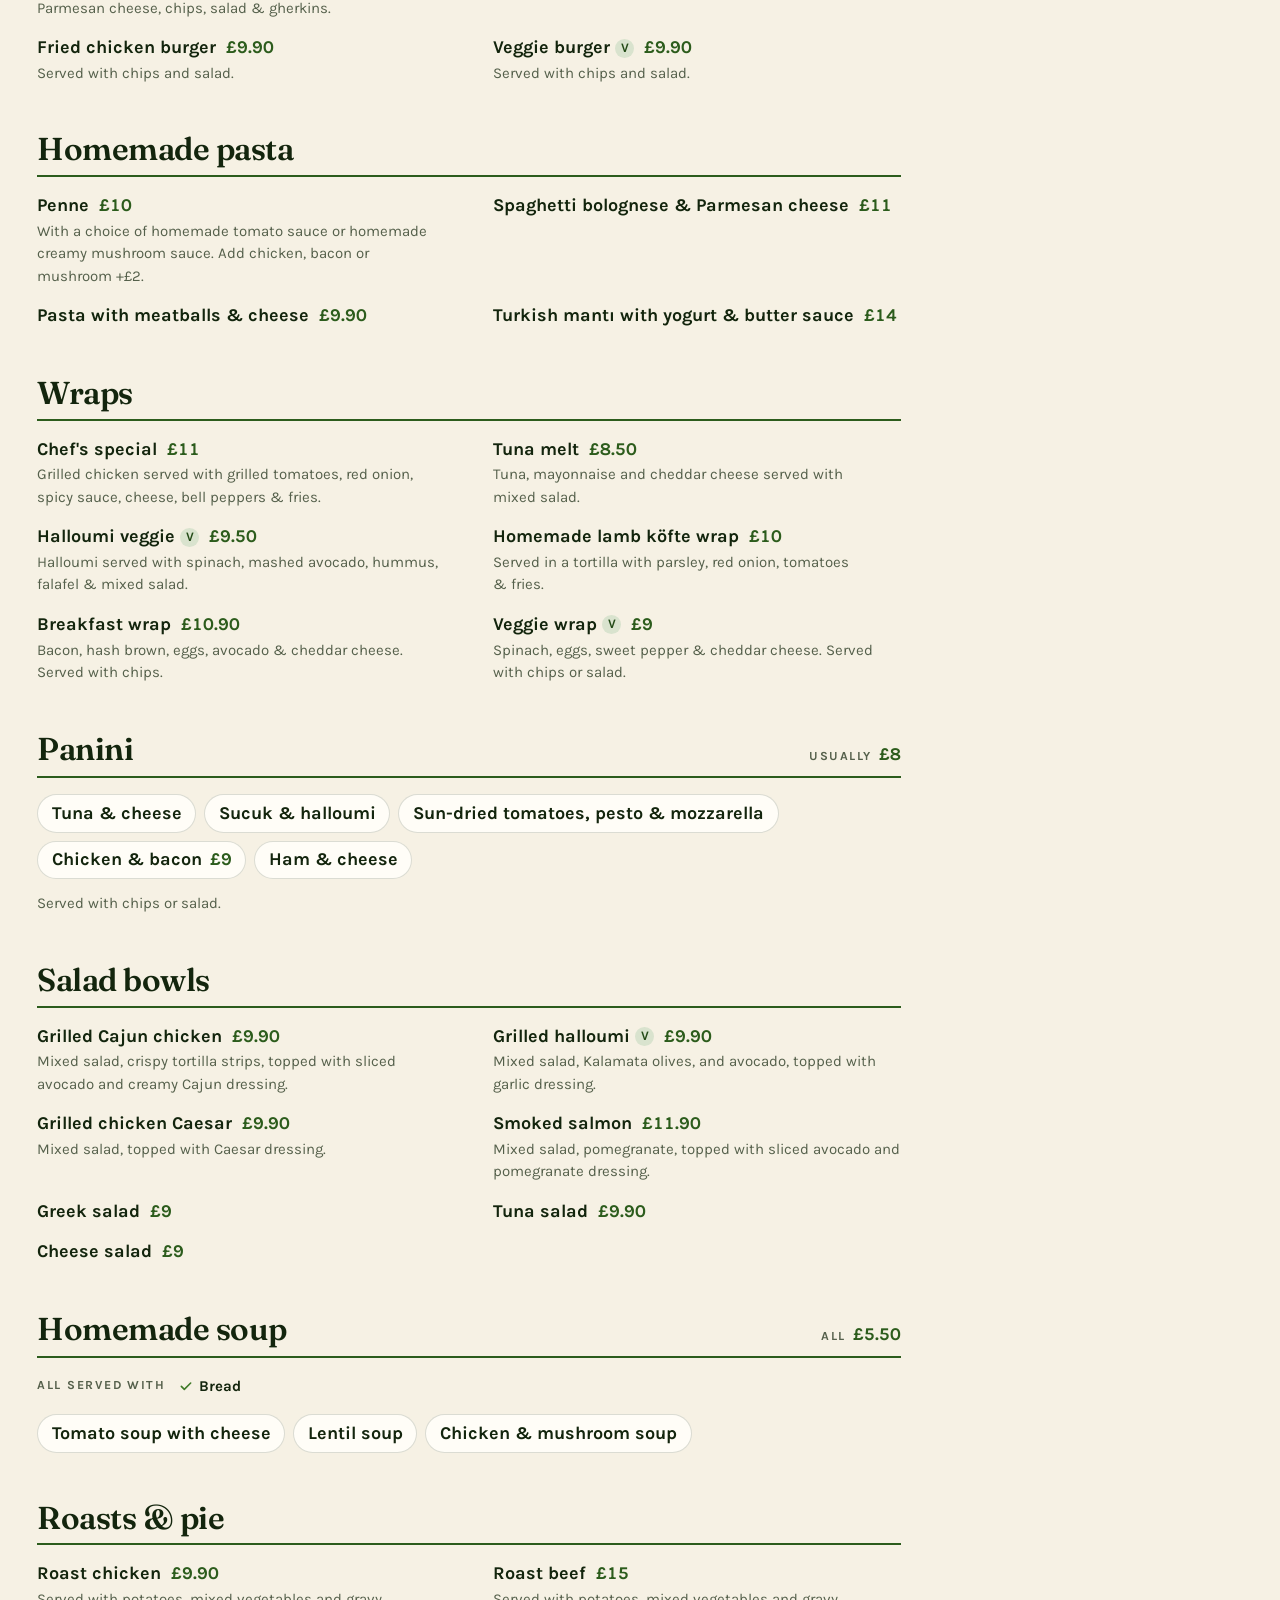
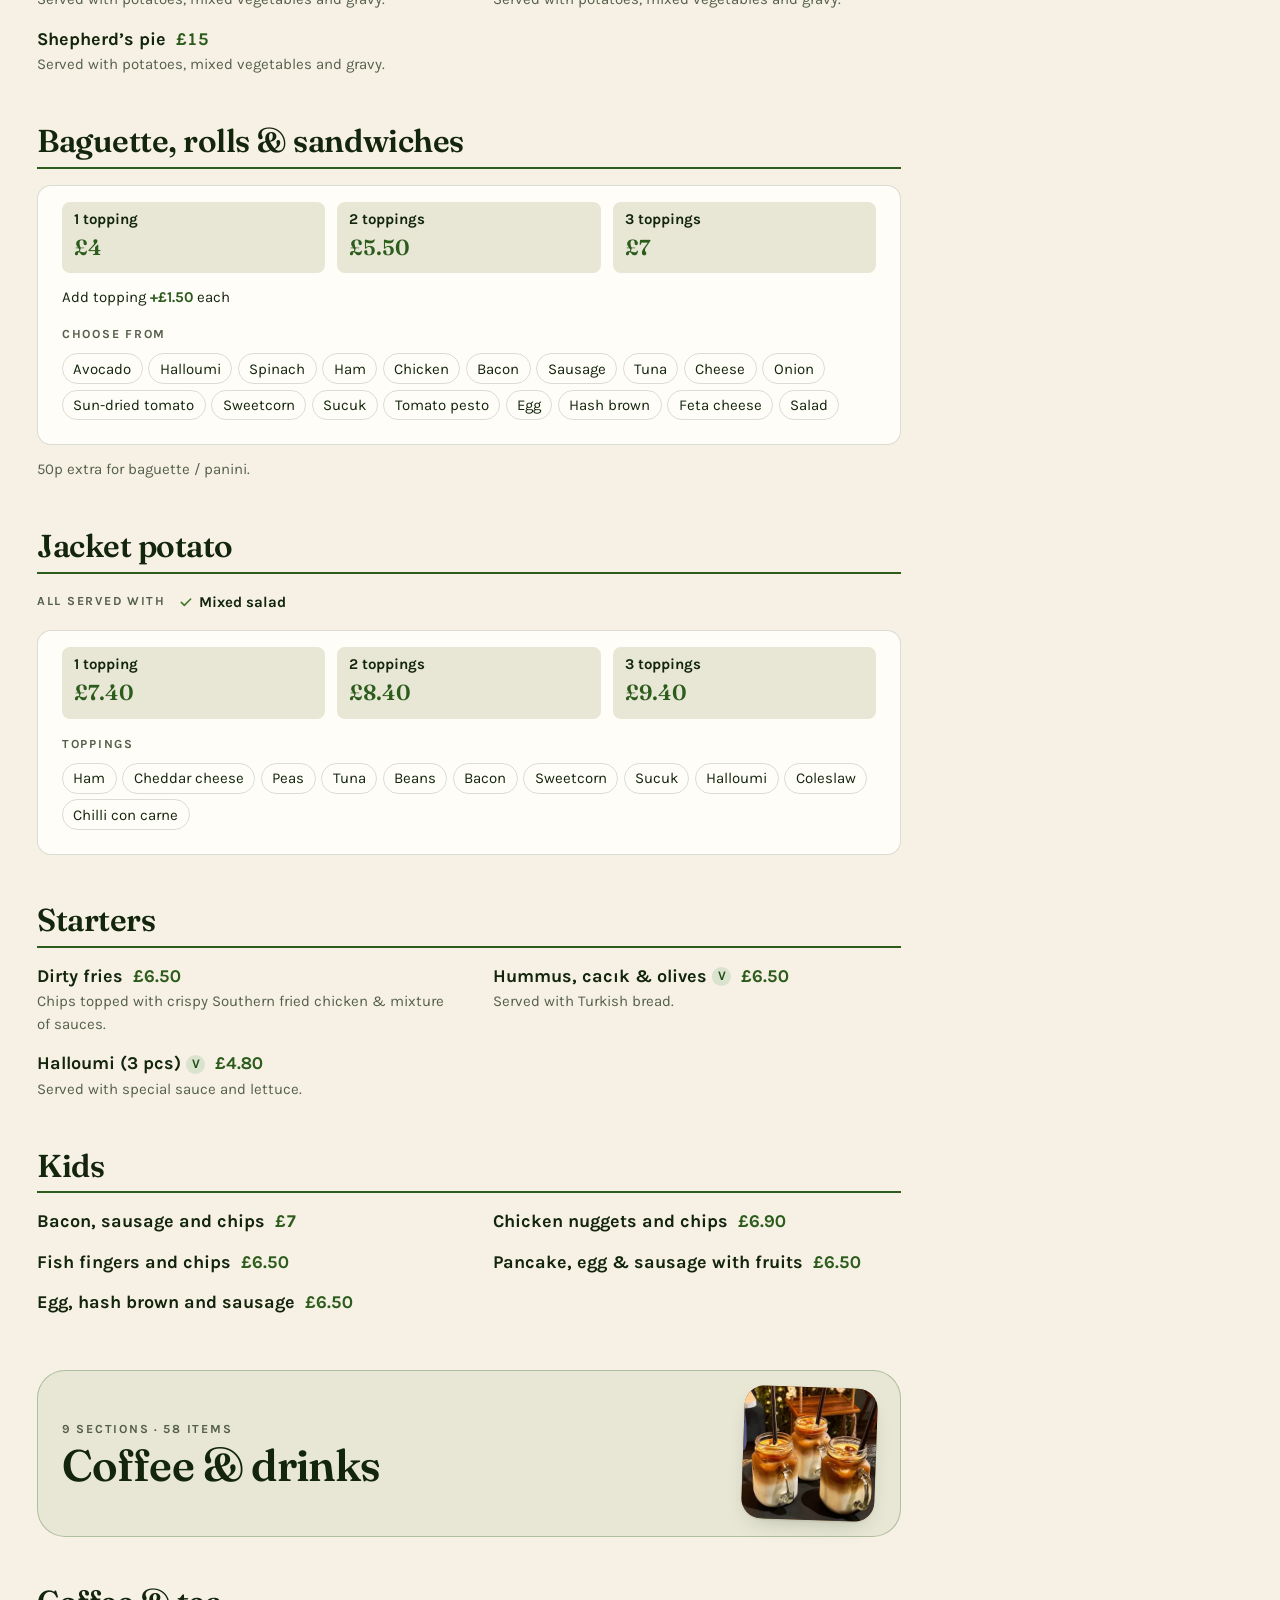
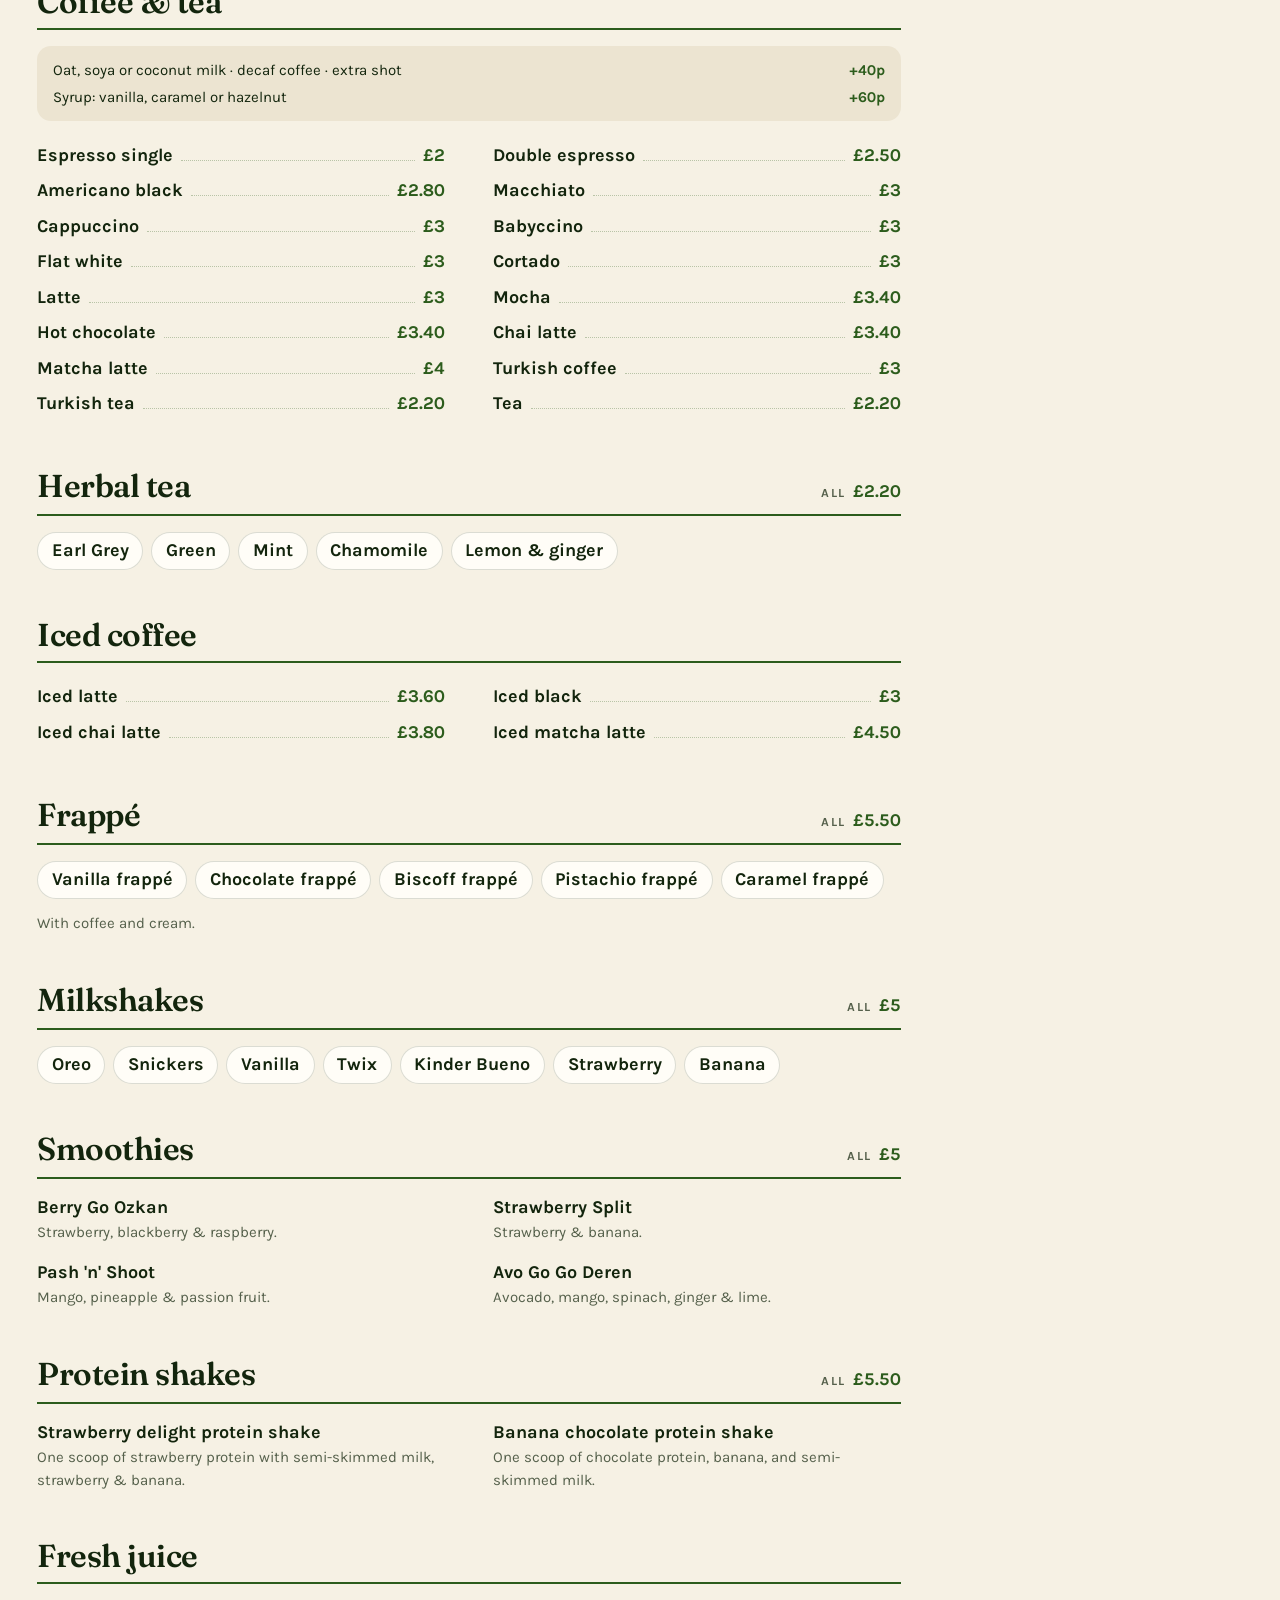
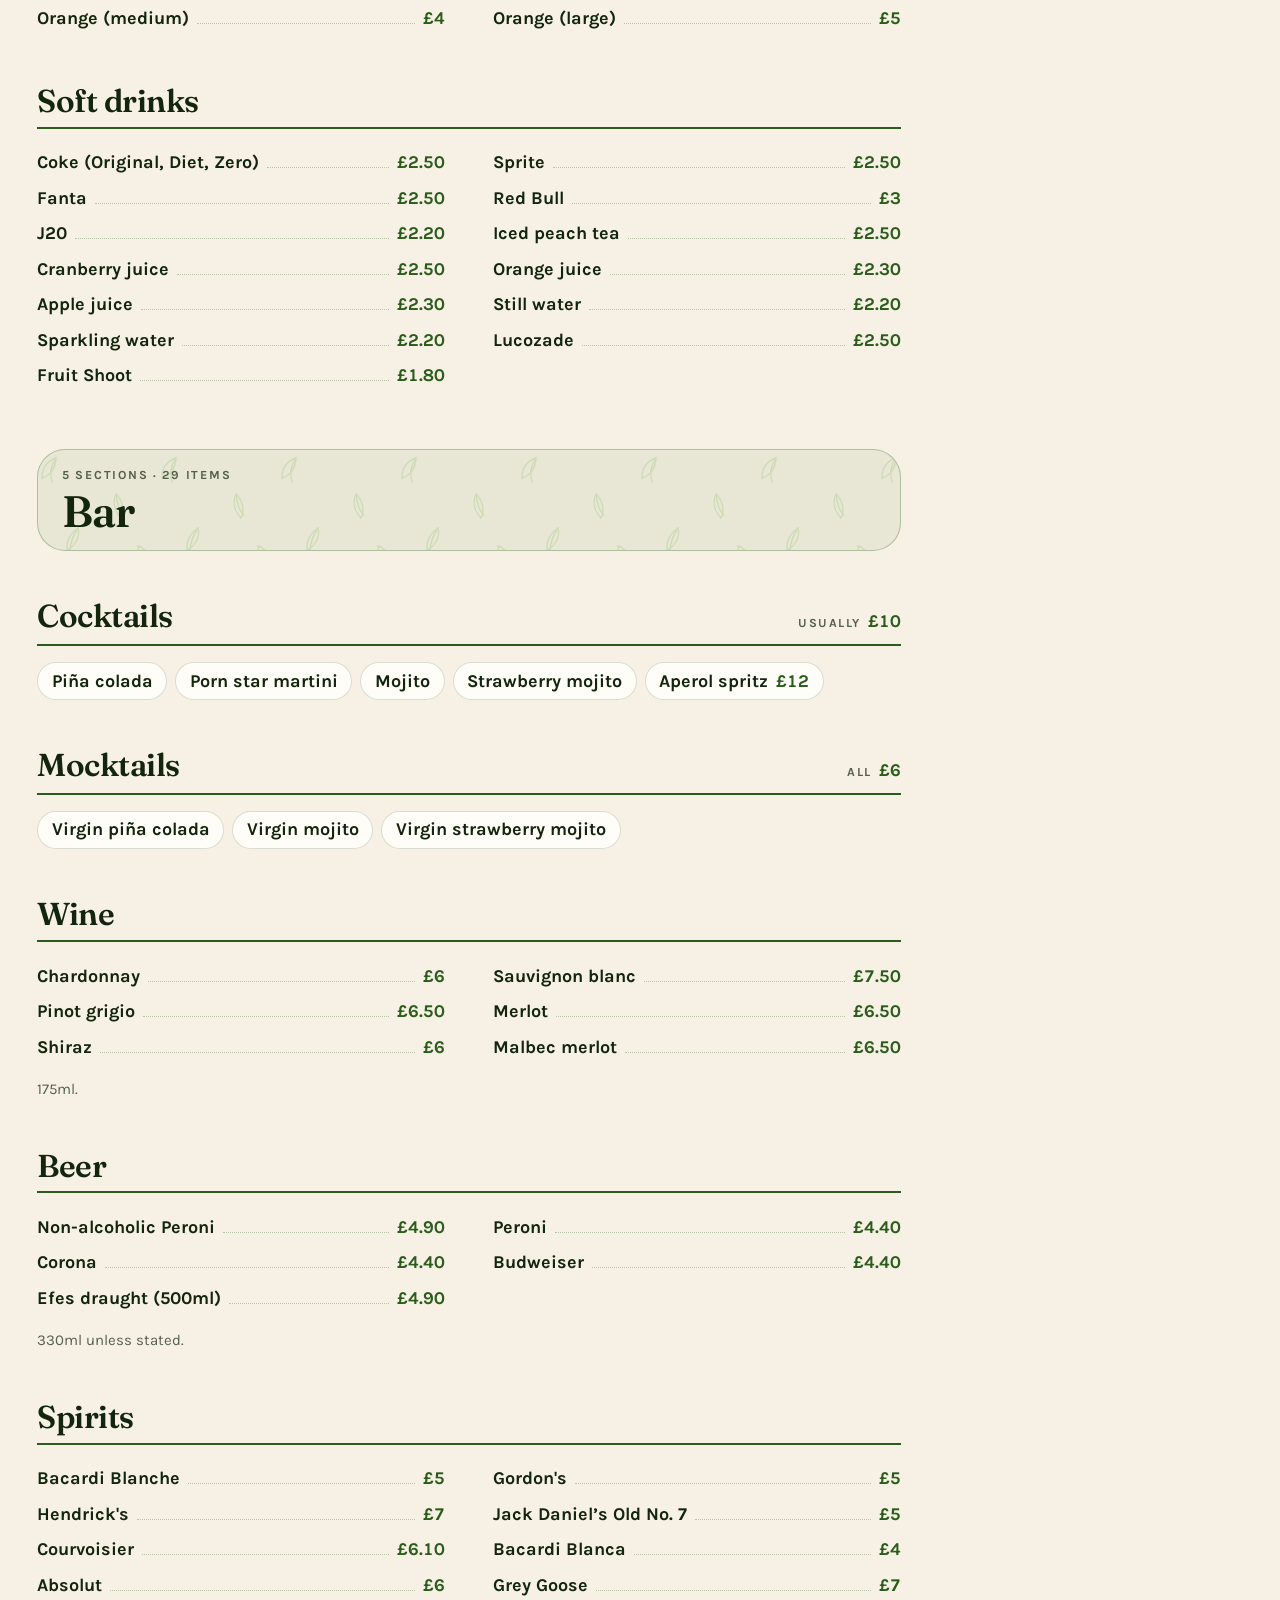
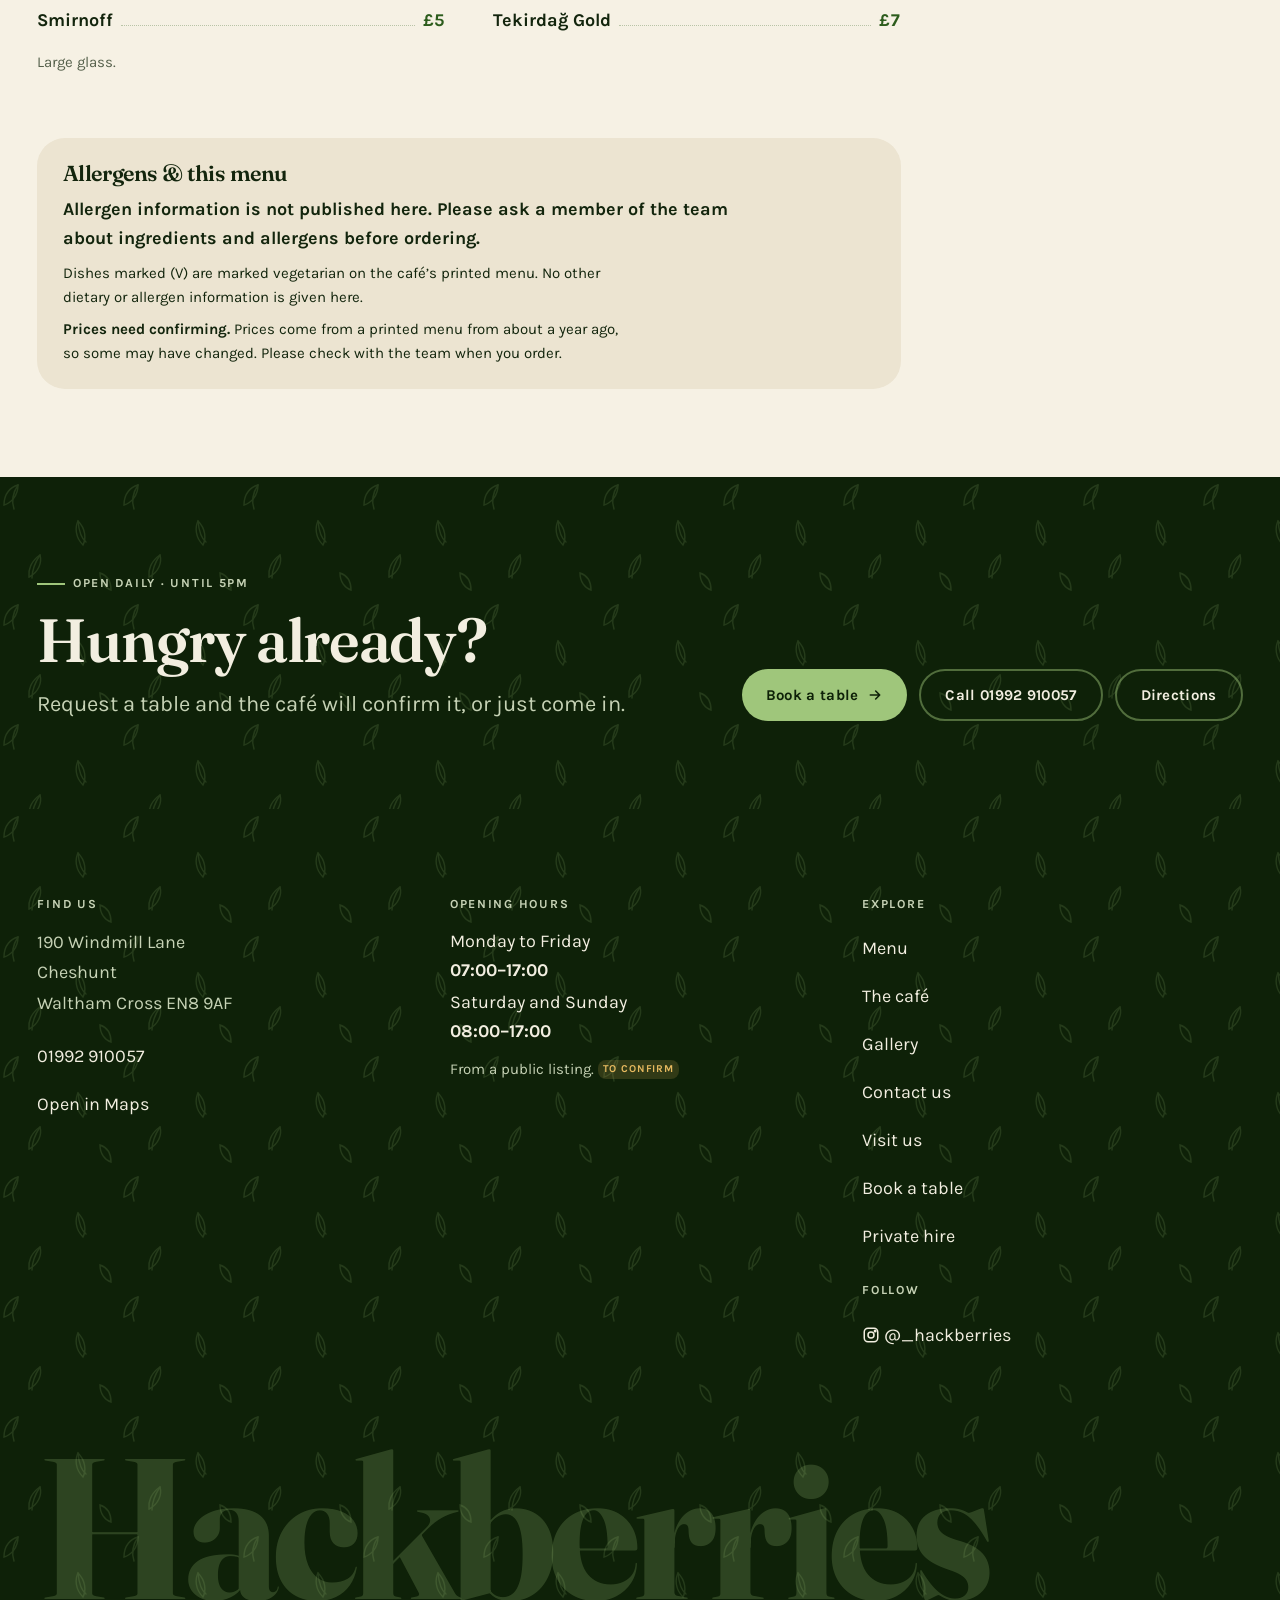
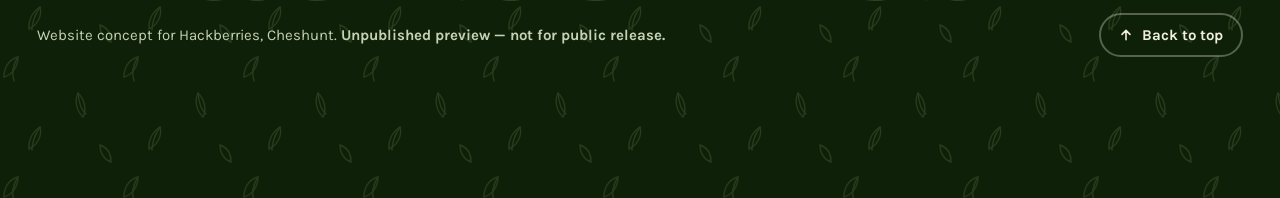
<file: menu.html>
<!doctype html>
<html lang="en-GB">
<head>
<meta charset="utf-8">
<meta name="viewport" content="width=device-width, initial-scale=1, viewport-fit=cover">
<title>Menu — Hackberries, Cheshunt</title>
<meta name="description" content="The Hackberries menu: Turkish and full English breakfasts, benedicts, pancakes and French toast, grills, burgers, salads, coffee and shakes.">

<!-- Unpublished client concept. This must be reviewed deliberately before any
     real launch: remove the noindex and set STATUS.isPreview to false. -->
<meta name="robots" content="noindex, nofollow">

<meta property="og:type" content="website">
<meta property="og:site_name" content="Hackberries">
<meta property="og:title" content="Menu — Hackberries, Cheshunt">
<meta property="og:description" content="The Hackberries menu: Turkish and full English breakfasts, benedicts, pancakes and French toast, grills, burgers, salads, coffee and shakes.">
<meta property="og:url" content="https://laaradigital.co.uk/hackberries-demo/menu.html">
<meta property="og:image" content="https://laaradigital.co.uk/hackberries-demo/media/venue-hero-share-1200.jpg">
<meta property="og:image:width" content="1200">
<meta property="og:image:height" content="630">
<meta property="og:image:alt" content="Inside Hackberries: rattan pendant lights over marble tables, velvet chairs, and a foliage wall hung with white flowers beside exposed brick.">
<meta name="twitter:card" content="summary_large_image">
<meta name="theme-color" content="#f7f3ea">

<link rel="icon" href="favicon.svg" type="image/svg+xml">
<link rel="apple-touch-icon" href="apple-touch-icon.png">

<link rel="preload" as="font" type="font/woff2" href="fonts/fraunces-latin.woff2" crossorigin>
<link rel="preload" as="font" type="font/woff2" href="fonts/karla-latin.woff2" crossorigin>

<link rel="stylesheet" href="styles/tokens.css">
<link rel="stylesheet" href="styles/base.css">
<link rel="stylesheet" href="styles/components.css">
<link rel="stylesheet" href="styles/sections.css">
<link rel="stylesheet" href="styles/menu-page.css">
<link rel="stylesheet" href="styles/contact.css">
<link rel="stylesheet" href="styles/motion.css">
</head>
<body class="is-menu-page">
<a class="skip-link" href="#main">Skip to content</a>
<div class="preview-bar">
  <div class="shell">
    <b>Preview</b>
    <p>Concept by Laara Digital. Details and prices are unconfirmed.</p>
  </div>
</div>
<span class="header-sentinel" id="header-sentinel" aria-hidden="true"></span>
<header class="site-header" id="site-header">
  <span class="header-progress" id="header-progress" aria-hidden="true"></span>
  <div class="shell header-bar">
    <div class="header-side header-side-start">
      <p class="header-hours" id="header-hours" data-hours="[[[1,2,3,4,5],&quot;7am&quot;,&quot;5pm&quot;],[[6,0],&quot;8am&quot;,&quot;5pm&quot;]]">
        <svg class="icon-clock" viewBox="0 0 24 24" fill="none" stroke="currentColor" stroke-width="2" stroke-linecap="round" stroke-linejoin="round" aria-hidden="true" width="14" height="14"><circle cx="12" cy="12" r="9"/><path d="M12 7v5l3 2"/></svg><span data-hours-text><span class="hours-lead">Open daily · </span>until 5pm</span>
      </p>
      <span class="header-rule" aria-hidden="true"></span>
    </div>
    <a class="wordmark" href="index.html">
      Hackberries<span class="dot-berry" aria-hidden="true"></span>
    </a>
    <div class="header-side header-side-end">
      <span class="header-rule" aria-hidden="true"></span>
      <a class="header-place" href="index.html#visit">
        <span>190 Windmill Lane, Cheshunt</span><svg class="arrow" viewBox="0 0 24 24" fill="none" stroke="currentColor" stroke-width="2.4" stroke-linecap="round" stroke-linejoin="round" aria-hidden="true" width="16" height="16"><path d="M5 12h13M13 6l6 6-6 6"/></svg>
      </a>
      <button class="menu-toggle menu-toggle-desktop" type="button" id="menu-toggle"
              aria-expanded="false" aria-controls="nav-panel">
        <span class="bars" aria-hidden="true"><i></i><i></i><i></i></span>
        <span class="label">Explore</span>
      </button>
    </div>
  </div>

</header>

<div class="nav-panel u-dark" id="nav-panel" role="dialog" aria-modal="true"
     aria-label="Site navigation" hidden>
  <div class="nav-panel-head">
    <a class="wordmark" href="index.html">Hackberries<span class="dot-berry" aria-hidden="true"></span></a>
    <button class="nav-panel-close" type="button" id="nav-close" aria-label="Close navigation">
      <svg viewBox="0 0 24 24" fill="none" stroke="currentColor" stroke-width="2.4" stroke-linecap="round" aria-hidden="true"><path d="M6 6l12 12M18 6L6 18"/></svg>
    </button>
  </div>
  <nav aria-label="Main">
    <div class="nav-panel-links">
        <a href="menu.html">
          Menu<span aria-hidden="true">01</span>
        </a>
        <a href="index.html#the-cafe" data-nav-section="the-cafe">
          The café<span aria-hidden="true">02</span>
        </a>
        <a href="index.html#gallery" data-nav-section="gallery">
          Gallery<span aria-hidden="true">03</span>
        </a>
        <a href="contact.html" data-nav-section="contact-us">
          Contact us<span aria-hidden="true">04</span>
        </a>
        <a href="index.html#visit" data-nav-section="visit">
          Visit us<span aria-hidden="true">05</span>
        </a>
    </div>
  </nav>
  <div class="nav-panel-foot">
    <div class="row">
      <a class="btn" href="contact.html#book" data-contact-open="book">Book a table</a>
      <a class="btn btn-secondary" href="tel:+441992910057">Call 01992 910057</a>
      <a class="btn btn-secondary" href="https://www.google.com/maps/search/?api=1&amp;query=Hackberries%2C%20190%20Windmill%20Lane%2C%20Cheshunt%2C%20Waltham%20Cross%20EN8%209AF"
         target="_blank" rel="noopener">Directions</a>
    </div>
    <address>
      190 Windmill Lane<br>
      Cheshunt, Waltham Cross EN8 9AF
    </address>
  </div>
</div>

<main id="main">
<section class="m-hero leafy leafy-dark" id="top">
  <div class="shell">
    <div class="m-hero-grid">
      <div class="m-hero-copy" data-reveal="drop">
        <p class="eyebrow">The menu</p>
        <h1 data-lines>
          <span class="line"><span>Breakfast, brunch,</span></span>
          <span class="line"><span>grills and good coffee.</span></span>
        </h1>
        <ul class="m-facts">
          
          <li>Turkish &amp; English kitchen</li>
          <li><span class="m-tag" aria-hidden="true">V</span> Vegetarian dishes marked</li>
        </ul>
        <p class="m-price-flag" role="note">
          <strong>Prices need confirming.</strong> They come from a printed menu about a year old.
        </p>
      </div>
      <div class="m-turkish">
      <h2 id="m-turkish-h">From the Turkish kitchen</h2>
      <p>Wherever they sit on the menu.</p>
      <ul class="m-turkish-list">
        <li><a href="#breakfast--turkish-breakfast">Turkish breakfast <b>£12.50</b></a></li>
        <li><a href="#brunch-plates--homemade-menemen">Homemade menemen <b>£9.90</b></a></li>
        <li><a href="#brunch-plates--homemade-gozleme">Homemade gözleme <b>£7</b></a></li>
        <li><a href="#grills--lamb-shish">Lamb shish <b>£15</b></a></li>
        <li><a href="#grills--lamb-kofte">Lamb köfte <b>£13</b></a></li>
        <li><a href="#wraps--homemade-lamb-kofte-wrap">Homemade lamb köfte wrap <b>£10</b></a></li>
        <li><a href="#pasta--turkish-manti-with-yogurt-and-butter-sauce">Turkish mantı with yogurt &amp; butter sauce <b>£14</b></a></li>
        <li><a href="#hot-drinks--turkish-coffee">Turkish coffee <b>£3</b></a></li>
        <li><a href="#hot-drinks--turkish-tea">Turkish tea <b>£2.20</b></a></li>
      </ul>
    </div>
    </div>
    <div class="m-favs">
    <div class="m-strip-head">
      <h2 id="m-favs-h">Good places to start</h2>
      <p>Photographed at Hackberries.</p>
    </div>
    <ul class="m-fav-list" tabindex="0" aria-label="Photographed dishes, scrolls sideways">
      <li>
        <a class="m-fav" href="#brunch-plates--homemade-menemen">
          <picture class="frame m-fav-photo" style="--ph:#948153;">
  <source type="image/webp" srcset="media/food-menemen-square-300.webp 300w, media/food-menemen-square-480.webp 480w, media/food-menemen-square-637.webp 637w" sizes="(min-width: 64rem) 13rem, 11rem">
  <img src="media/food-menemen-square-480.jpg" srcset="media/food-menemen-square-300.jpg 300w, media/food-menemen-square-480.jpg 480w, media/food-menemen-square-637.jpg 637w" sizes="(min-width: 64rem) 13rem, 11rem"
       width="637" height="637" alt=""
       loading="lazy" decoding="async">
</picture>
          <span class="m-fav-name">Homemade menemen<span class="m-tag" title="Marked vegetarian on the printed menu"><span aria-hidden="true">V</span><span class="visually-hidden">(vegetarian)</span></span></span>
          <span class="m-fav-meta">Brunch plates · <b>£9.90</b></span>
        </a>
      </li>
      <li>
        <a class="m-fav" href="#brunch-plates--egg-and-avocado-toast">
          <picture class="frame m-fav-photo" style="--ph:#908a70;">
  <source type="image/webp" srcset="media/food-avocado-eggs-square-300.webp 300w, media/food-avocado-eggs-square-480.webp 480w, media/food-avocado-eggs-square-636.webp 636w" sizes="(min-width: 64rem) 13rem, 11rem">
  <img src="media/food-avocado-eggs-square-480.jpg" srcset="media/food-avocado-eggs-square-300.jpg 300w, media/food-avocado-eggs-square-480.jpg 480w, media/food-avocado-eggs-square-636.jpg 636w" sizes="(min-width: 64rem) 13rem, 11rem"
       width="636" height="636" alt=""
       loading="lazy" decoding="async">
</picture>
          <span class="m-fav-name">Egg &amp; avocado toast<span class="m-tag" title="Marked vegetarian on the printed menu"><span aria-hidden="true">V</span><span class="visually-hidden">(vegetarian)</span></span></span>
          <span class="m-fav-meta">Brunch plates · <b>£9</b></span>
        </a>
      </li>
      <li>
        <a class="m-fav" href="#sweet-breakfast--french-toast">
          <picture class="frame m-fav-photo" style="--ph:#8e5e37;">
  <source type="image/webp" srcset="media/dessert-french-toast-square-300.webp 300w, media/dessert-french-toast-square-480.webp 480w, media/dessert-french-toast-square-640.webp 640w, media/dessert-french-toast-square-707.webp 707w" sizes="(min-width: 64rem) 13rem, 11rem">
  <img src="media/dessert-french-toast-square-480.jpg" srcset="media/dessert-french-toast-square-300.jpg 300w, media/dessert-french-toast-square-480.jpg 480w, media/dessert-french-toast-square-640.jpg 640w, media/dessert-french-toast-square-707.jpg 707w" sizes="(min-width: 64rem) 13rem, 11rem"
       width="707" height="707" alt=""
       loading="lazy" decoding="async">
</picture>
          <span class="m-fav-name">French toast</span>
          <span class="m-fav-meta">Sweet breakfast · <b>£9.90</b></span>
        </a>
      </li>
      <li>
        <a class="m-fav" href="#omelettes">
          <picture class="frame m-fav-photo" style="--ph:#bdb477;">
  <source type="image/webp" srcset="media/food-omelette-square-300.webp 300w, media/food-omelette-square-480.webp 480w, media/food-omelette-square-637.webp 637w" sizes="(min-width: 64rem) 13rem, 11rem">
  <img src="media/food-omelette-square-480.jpg" srcset="media/food-omelette-square-300.jpg 300w, media/food-omelette-square-480.jpg 480w, media/food-omelette-square-637.jpg 637w" sizes="(min-width: 64rem) 13rem, 11rem"
       width="637" height="637" alt=""
       loading="lazy" decoding="async">
</picture>
          <span class="m-fav-name">Omelette, your way</span>
          <span class="m-fav-meta">Omelettes · <b>from £7</b></span>
        </a>
      </li>
      <li>
        <a class="m-fav" href="#smoothies">
          <picture class="frame m-fav-photo" style="--ph:#7f7a52;">
  <source type="image/webp" srcset="media/drink-smoothies-square-300.webp 300w, media/drink-smoothies-square-480.webp 480w, media/drink-smoothies-square-592.webp 592w" sizes="(min-width: 64rem) 13rem, 11rem">
  <img src="media/drink-smoothies-square-480.jpg" srcset="media/drink-smoothies-square-300.jpg 300w, media/drink-smoothies-square-480.jpg 480w, media/drink-smoothies-square-592.jpg 592w" sizes="(min-width: 64rem) 13rem, 11rem"
       width="592" height="592" alt=""
       loading="lazy" decoding="async">
</picture>
          <span class="m-fav-name">Smoothies</span>
          <span class="m-fav-meta">Smoothies · <b>£5</b></span>
        </a>
      </li>
      <li>
        <a class="m-fav" href="#iced-coffee--iced-latte">
          <picture class="frame m-fav-photo" style="--ph:#7f5229;">
  <source type="image/webp" srcset="media/drink-iced-latte-square-300.webp 300w, media/drink-iced-latte-square-480.webp 480w, media/drink-iced-latte-square-635.webp 635w" sizes="(min-width: 64rem) 13rem, 11rem">
  <img src="media/drink-iced-latte-square-480.jpg" srcset="media/drink-iced-latte-square-300.jpg 300w, media/drink-iced-latte-square-480.jpg 480w, media/drink-iced-latte-square-635.jpg 635w" sizes="(min-width: 64rem) 13rem, 11rem"
       width="635" height="635" alt=""
       loading="lazy" decoding="async">
</picture>
          <span class="m-fav-name">Iced latte</span>
          <span class="m-fav-meta">Iced coffee · <b>£3.60</b></span>
        </a>
      </li>
    </ul>
  </div>
  </div>
</section>

<span class="m-bar-sentinel" id="m-bar-sentinel" aria-hidden="true"></span>
<div class="m-bar" id="m-bar">
  <div class="shell m-bar-inner">
    <nav class="m-bar-courses" aria-label="Menu courses">
      <ul>
          <li><a href="#course-breakfast" data-spy="course-breakfast">Breakfast</a></li>
          <li><a href="#course-sweet" data-spy="course-sweet">Sweet</a></li>
          <li><a href="#course-lunch" data-spy="course-lunch">Lunch</a></li>
          <li><a href="#course-drinks" data-spy="course-drinks">Drinks</a></li>
          <li><a href="#course-bar" data-spy="course-bar">Bar</a></li>
      </ul>
    </nav>
    <div class="m-tools" hidden>
      <div class="m-search" id="m-search" role="search">
        <label class="visually-hidden" for="m-q">Search the menu</label>
        <span class="m-search-icon" aria-hidden="true"><svg viewBox="0 0 24 24" fill="none" stroke="currentColor" stroke-width="2.2" stroke-linecap="round" stroke-linejoin="round" aria-hidden="true"><circle cx="10.5" cy="10.5" r="6.5"/><path d="M15.5 15.5 20 20"/></svg></span>
        <input id="m-q" type="search" placeholder="Search dishes and drinks" autocomplete="off" enterkeyhint="search" spellcheck="false">
      </div>
      <button class="m-tool m-search-toggle" type="button" id="m-search-toggle"
              aria-expanded="false" aria-controls="m-search" aria-label="Search the menu"><span class="m-icon-open"><svg viewBox="0 0 24 24" fill="none" stroke="currentColor" stroke-width="2.2" stroke-linecap="round" stroke-linejoin="round" aria-hidden="true"><circle cx="10.5" cy="10.5" r="6.5"/><path d="M15.5 15.5 20 20"/></svg></span><span class="m-icon-close"><svg viewBox="0 0 24 24" fill="none" stroke="currentColor" stroke-width="2.4" stroke-linecap="round" aria-hidden="true"><path d="M6 6l12 12M18 6L6 18"/></svg></span></button>
      <button class="m-tool m-veg" type="button" id="m-veg" aria-pressed="false"
              title="Show only dishes marked (V) on the printed menu">
        <span class="m-tag" aria-hidden="true">V</span><span class="visually-hidden">Show </span><span class="m-veg-label">only</span><span class="visually-hidden"> vegetarian dishes</span>
      </button>
    </div>
  </div>
</div>

<div class="shell m-layout">
  <div class="m-main">
    <div class="m-results" id="m-results">
      <p class="m-status" id="m-status" role="status"></p>
      <button class="btn btn-secondary m-clear" type="button" id="m-clear" hidden>Clear</button>
    </div>
    <p class="m-empty" id="m-empty" hidden>
      Nothing on the menu matches that. Try a single word, like “halloumi” or “latte”,
      or <a href="contact.html#message" data-contact-open="message">ask the café</a>.
    </p>

    <section class="m-course" id="course-breakfast" data-course="breakfast" aria-labelledby="h-course-breakfast">
    <header class="m-course-head has-photo">
      <div class="m-course-copy">
        <p class="m-course-count">7 sections · 50 items</p>
        <h2 id="h-course-breakfast">Breakfast</h2>
        <ul class="m-course-sections" aria-label="Breakfast sections">
          <li><a href="#breakfast">Full breakfasts</a></li>
          <li><a href="#benedict-select">Benedicts</a></li>
          <li><a href="#brunch-plates">Brunch plates</a></li>
          <li><a href="#set-breakfast">Set breakfasts</a></li>
          <li><a href="#omelettes">Omelettes</a></li>
          <li><a href="#on-toast">On toast</a></li>
          <li><a href="#extras">Sides &amp; extras</a></li>
        </ul>
      </div>
      <picture class="frame m-course-photo" style="--ph:#948153;">
  <source type="image/webp" srcset="media/food-menemen-square-300.webp 300w, media/food-menemen-square-480.webp 480w, media/food-menemen-square-637.webp 637w" sizes="(min-width: 40rem) 10rem, 6rem">
  <img src="media/food-menemen-square-480.jpg" srcset="media/food-menemen-square-300.jpg 300w, media/food-menemen-square-480.jpg 480w, media/food-menemen-square-637.jpg 637w" sizes="(min-width: 40rem) 10rem, 6rem"
       width="637" height="637" alt=""
       loading="lazy" decoding="async">
</picture>
    </header>
    <section class="m-section m-layout-dishes" id="breakfast" data-course="breakfast" aria-labelledby="h-breakfast" style="view-transition-name: cat-breakfast">
      <div class="m-section-head">
        <h3 id="h-breakfast">Full breakfasts</h3>
        
      </div>
      <div class="m-includes">
        <p class="m-mini-label">All served with</p>
        <ul><li><svg viewBox="0 0 24 24" fill="none" stroke="currentColor" stroke-width="2.4" stroke-linecap="round" stroke-linejoin="round" aria-hidden="true"><path d="M5 12.5l4.5 4.5L19 7.5"/></svg>1 slice of toast</li><li><svg viewBox="0 0 24 24" fill="none" stroke="currentColor" stroke-width="2.4" stroke-linecap="round" stroke-linejoin="round" aria-hidden="true"><path d="M5 12.5l4.5 4.5L19 7.5"/></svg>A cup of tea</li></ul>
      </div>
      <p class="m-note">Coffee +£2.</p>
      <ul class="m-dishes">
        <li class="m-dish" id="breakfast--turkish-breakfast" data-item>
          <p class="m-dish-line"><span class="m-dish-name">Turkish breakfast</span><span class="m-dish-price">£12.50</span></p>
          <p class="m-dish-desc">2 eggs, olives, feta cheese, sucuk, halloumi, fresh courgette, aubergine, sweet pepper, cheese pastry, grilled mushrooms — served with jam, honey, toasted Turkish bread and mixed salad.</p>
        </li>
        <li class="m-dish" id="breakfast--full-english" data-item>
          <p class="m-dish-line"><span class="m-dish-name">Full English</span><span class="m-dish-price">£11.40</span></p>
          <p class="m-dish-desc">2 eggs, baked beans, sausage, bacon, grilled tomatoes, grilled mushrooms, 2 hash browns — served with toasted sourdough bread &amp; black pudding.</p>
        </li>
        <li class="m-dish" id="breakfast--american-breakfast" data-item>
          <p class="m-dish-line"><span class="m-dish-name">American breakfast</span><span class="m-dish-price">£11.40</span></p>
          <p class="m-dish-desc">2 eggs, 2 pancakes (with fruit and syrup), sausage, bacon, grilled mushrooms, tomatoes, 2 hash browns — served with toasted sourdough bread.</p>
        </li>
        <li class="m-dish" id="breakfast--veggie-breakfast" data-item data-v>
          <p class="m-dish-line"><span class="m-dish-name">Veggie breakfast</span><span class="m-tag" title="Marked vegetarian on the printed menu"><span aria-hidden="true">V</span><span class="visually-hidden">(vegetarian)</span></span><span class="m-dish-price">£10.90</span></p>
          <p class="m-dish-desc">2 eggs, vegan sausage, hash browns, halloumi, grilled mushrooms and avocado — served with baked beans, toasted sourdough bread and mixed salad.</p>
        </li>
        <li class="m-dish" id="breakfast--vegan-breakfast" data-item data-v>
          <p class="m-dish-line"><span class="m-dish-name">Vegan breakfast</span><span class="m-tag" title="Marked vegetarian on the printed menu"><span aria-hidden="true">V</span><span class="visually-hidden">(vegetarian)</span></span><span class="m-dish-price">£10.90</span></p>
          <p class="m-dish-desc">Courgette, aubergine, red and green sweet peppers, grilled mushrooms, 2 falafels, hash browns, avocado, vegan sausage, and jam — served with toasted sourdough bread and mixed salad.</p>
        </li>
      </ul>
    </section>

    <section class="m-section m-layout-dishes" id="benedict-select" data-course="breakfast" aria-labelledby="h-benedict-select">
      <div class="m-section-head">
        <h3 id="h-benedict-select">Benedicts</h3>
        
      </div>
      <div class="m-includes">
        <p class="m-mini-label">All served with</p>
        <ul><li><svg viewBox="0 0 24 24" fill="none" stroke="currentColor" stroke-width="2.4" stroke-linecap="round" stroke-linejoin="round" aria-hidden="true"><path d="M5 12.5l4.5 4.5L19 7.5"/></svg>Two poached eggs</li><li><svg viewBox="0 0 24 24" fill="none" stroke="currentColor" stroke-width="2.4" stroke-linecap="round" stroke-linejoin="round" aria-hidden="true"><path d="M5 12.5l4.5 4.5L19 7.5"/></svg>English muffin</li><li><svg viewBox="0 0 24 24" fill="none" stroke="currentColor" stroke-width="2.4" stroke-linecap="round" stroke-linejoin="round" aria-hidden="true"><path d="M5 12.5l4.5 4.5L19 7.5"/></svg>Fresh hollandaise sauce</li><li><svg viewBox="0 0 24 24" fill="none" stroke="currentColor" stroke-width="2.4" stroke-linecap="round" stroke-linejoin="round" aria-hidden="true"><path d="M5 12.5l4.5 4.5L19 7.5"/></svg>Mixed salad</li></ul>
      </div>
      <ul class="m-dishes">
        <li class="m-dish" id="benedict-select--eggs-benedict-bacon" data-item>
          <p class="m-dish-line"><span class="m-dish-name">Eggs benedict (bacon)</span><span class="m-dish-price">£9.90</span></p>
          
        </li>
        <li class="m-dish" id="benedict-select--eggs-royale-smoked-salmon" data-item>
          <p class="m-dish-line"><span class="m-dish-name">Eggs royale (smoked salmon)</span><span class="m-dish-price">£10.90</span></p>
          
        </li>
        <li class="m-dish" id="benedict-select--eggs-florentine-spinach" data-item data-v>
          <p class="m-dish-line"><span class="m-dish-name">Eggs florentine (spinach)</span><span class="m-tag" title="Marked vegetarian on the printed menu"><span aria-hidden="true">V</span><span class="visually-hidden">(vegetarian)</span></span><span class="m-dish-price">£9</span></p>
          
        </li>
      </ul>
    </section>

    <section class="m-section m-layout-dishes" id="brunch-plates" data-course="breakfast" aria-labelledby="h-brunch-plates">
      <div class="m-section-head">
        <h3 id="h-brunch-plates">Brunch plates</h3>
        
      </div>
      
      <ul class="m-dishes">
        <li class="m-dish" id="brunch-plates--egg-and-avocado-toast" data-item data-v>
          <p class="m-dish-line"><span class="m-dish-name">Egg &amp; avocado toast</span><span class="m-tag" title="Marked vegetarian on the printed menu"><span aria-hidden="true">V</span><span class="visually-hidden">(vegetarian)</span></span><span class="m-dish-price">£9</span></p>
          <p class="m-dish-desc">2 poached eggs with sourdough bread, mashed avocado and mixed salad.</p>
        </li>
        <li class="m-dish" id="brunch-plates--salmon-toast" data-item>
          <p class="m-dish-line"><span class="m-dish-name">Salmon toast</span><span class="m-dish-price">£10.90</span></p>
          <p class="m-dish-desc">Scrambled eggs with smoked salmon — served with mixed salad.</p>
        </li>
        <li class="m-dish" id="brunch-plates--homemade-gozleme" data-item data-v>
          <p class="m-dish-line"><span class="m-dish-name">Homemade gözleme</span><span class="m-tag" title="Marked vegetarian on the printed menu"><span aria-hidden="true">V</span><span class="visually-hidden">(vegetarian)</span></span><span class="m-dish-price">£7</span></p>
          <p class="m-dish-desc">Cheese and spinach pastry — served with salad.</p>
        </li>
        <li class="m-dish" id="brunch-plates--homemade-menemen" data-item data-v>
          <p class="m-dish-line"><span class="m-dish-name">Homemade menemen</span><span class="m-tag" title="Marked vegetarian on the printed menu"><span aria-hidden="true">V</span><span class="visually-hidden">(vegetarian)</span></span><span class="m-dish-price">£9.90</span></p>
          <p class="m-dish-desc">2 eggs with fresh tomato sauce and mozzarella cheese — served with caramelised Turkish bread.</p>
        </li>
      </ul>
    </section>

    <section class="m-section m-layout-group" id="set-breakfast" data-course="breakfast" aria-labelledby="h-set-breakfast">
      <div class="m-section-head">
        <h3 id="h-set-breakfast">Set breakfasts</h3>
        <p class="m-group-price"><span>All</span> £9</p>
      </div>
      <div class="m-includes">
        <p class="m-mini-label">All served with</p>
        <ul><li><svg viewBox="0 0 24 24" fill="none" stroke="currentColor" stroke-width="2.4" stroke-linecap="round" stroke-linejoin="round" aria-hidden="true"><path d="M5 12.5l4.5 4.5L19 7.5"/></svg>1 slice of toast</li><li><svg viewBox="0 0 24 24" fill="none" stroke="currentColor" stroke-width="2.4" stroke-linecap="round" stroke-linejoin="round" aria-hidden="true"><path d="M5 12.5l4.5 4.5L19 7.5"/></svg>A cup of tea</li></ul>
      </div>
      <p class="m-note">Coffee +£2.</p>
      <ul class="m-dishes">
        <li class="m-dish" id="set-breakfast--set-1" data-item>
          <p class="m-dish-line"><span class="m-dish-name">Set 1</span></p>
          <p class="m-dish-desc">Egg, bacon, sausage &amp; beans.</p>
        </li>
        <li class="m-dish" id="set-breakfast--set-2" data-item>
          <p class="m-dish-line"><span class="m-dish-name">Set 2</span></p>
          <p class="m-dish-desc">Egg, bacon, mushrooms &amp; hash brown.</p>
        </li>
        <li class="m-dish" id="set-breakfast--set-3" data-item>
          <p class="m-dish-line"><span class="m-dish-name">Set 3</span></p>
          <p class="m-dish-desc">Egg, mushrooms, hash brown &amp; tomatoes.</p>
        </li>
        <li class="m-dish" id="set-breakfast--set-4" data-item>
          <p class="m-dish-line"><span class="m-dish-name">Set 4</span></p>
          <p class="m-dish-desc">Avocado, mushrooms, tomatoes &amp; hash brown.</p>
        </li>
        <li class="m-dish" id="set-breakfast--set-5" data-item>
          <p class="m-dish-line"><span class="m-dish-name">Set 5</span></p>
          <p class="m-dish-desc">Egg, bacon, sausage &amp; chips.</p>
        </li>
        <li class="m-dish" id="set-breakfast--set-6" data-item>
          <p class="m-dish-line"><span class="m-dish-name">Set 6</span></p>
          <p class="m-dish-desc">Ham, egg, chips &amp; beans.</p>
        </li>
      </ul>
    </section>

    <section class="m-section m-layout-build" id="omelettes" data-course="breakfast" aria-labelledby="h-omelettes">
      <div class="m-section-head">
        <h3 id="h-omelettes">Omelettes</h3>
        
      </div>
      <div class="m-includes">
        <p class="m-mini-label">All served with</p>
        <ul><li><svg viewBox="0 0 24 24" fill="none" stroke="currentColor" stroke-width="2.4" stroke-linecap="round" stroke-linejoin="round" aria-hidden="true"><path d="M5 12.5l4.5 4.5L19 7.5"/></svg>Chips</li><li><svg viewBox="0 0 24 24" fill="none" stroke="currentColor" stroke-width="2.4" stroke-linecap="round" stroke-linejoin="round" aria-hidden="true"><path d="M5 12.5l4.5 4.5L19 7.5"/></svg>Salad</li></ul>
      </div>
      <div class="m-build" id="omelettes--plain-omelette" data-item>
        <dl class="m-ladder">
          <div><dt>Plain</dt><dd>£7</dd></div>
          <div id="omelettes--1-topping"><dt>1 topping</dt><dd>£8</dd></div>
          <div id="omelettes--2-toppings"><dt>2 toppings</dt><dd>£9</dd></div>
          <div id="omelettes--3-toppings"><dt>3 toppings</dt><dd>£10</dd></div>
        </dl>
        <p class="m-build-extra" id="omelettes--add-topping">Add topping <b>+£1.50</b> each</p>
        <div class="m-options">
          <p class="m-mini-label">Toppings</p>
          <ul><li>Ham</li><li>Cheddar cheese</li><li>Spinach</li><li>Mushroom</li><li>Sweet red pepper</li><li>Onion</li><li>Feta cheese</li><li>Peas</li><li>Sucuk</li><li>Halloumi</li><li>Sun-dried tomato</li></ul>
        </div>
      </div>
    </section>

    <section class="m-section m-layout-list" id="on-toast" data-course="breakfast" aria-labelledby="h-on-toast">
      <div class="m-section-head">
        <h3 id="h-on-toast">On toast</h3>
        
      </div>
      
      <ul class="m-rows">
        <li class="m-row" id="on-toast--toast-2-with-jam-or-marmalade" data-item>
          <span class="m-row-name">Toast (2) with jam or marmalade</span><span class="leader" aria-hidden="true"></span><span class="m-row-price">£5</span>
        </li>
        <li class="m-row" id="on-toast--toast-2-with-baked-beans" data-item>
          <span class="m-row-name">Toast (2) with baked beans</span><span class="leader" aria-hidden="true"></span><span class="m-row-price">£5</span>
        </li>
        <li class="m-row" id="on-toast--toast-2-with-scrambled-egg" data-item>
          <span class="m-row-name">Toast (2) with scrambled egg</span><span class="leader" aria-hidden="true"></span><span class="m-row-price">£7</span>
        </li>
        <li class="m-row" id="on-toast--toast-2-with-mushrooms" data-item>
          <span class="m-row-name">Toast (2) with mushrooms</span><span class="leader" aria-hidden="true"></span><span class="m-row-price">£7</span>
        </li>
      </ul>
    </section>

    <section class="m-section m-addons" id="extras" data-course="breakfast" aria-labelledby="h-extras">
      <details class="m-addons-panel">
        <summary>
          <span class="m-addons-copy">
            <span class="m-addons-name" id="h-extras">Sides &amp; extras</span>
            <span class="m-addons-meta">23 items, from £1.20</span>
          </span>
          <span class="m-addons-icon" aria-hidden="true"><svg viewBox="0 0 24 24" fill="none" stroke="currentColor" stroke-width="2.4" stroke-linecap="round" aria-hidden="true"><path d="M12 5v14M5 12h14"/></svg></span>
        </summary>
        
        <ul class="m-rows">
        <li class="m-row" id="extras--ham" data-item>
          <span class="m-row-name">Ham</span><span class="leader" aria-hidden="true"></span><span class="m-row-price">£2</span>
        </li>
        <li class="m-row" id="extras--halloumi" data-item>
          <span class="m-row-name">Halloumi</span><span class="leader" aria-hidden="true"></span><span class="m-row-price">£2.50</span>
        </li>
        <li class="m-row" id="extras--turkish-sucuk" data-item>
          <span class="m-row-name">Turkish sucuk</span><span class="leader" aria-hidden="true"></span><span class="m-row-price">£2.50</span>
        </li>
        <li class="m-row" id="extras--smoked-salmon" data-item>
          <span class="m-row-name">Smoked salmon</span><span class="leader" aria-hidden="true"></span><span class="m-row-price">£4</span>
        </li>
        <li class="m-row" id="extras--egg" data-item>
          <span class="m-row-name">Egg</span><span class="leader" aria-hidden="true"></span><span class="m-row-price">£1.50</span>
        </li>
        <li class="m-row" id="extras--turkish-pastry" data-item>
          <span class="m-row-name">Turkish pastry</span><span class="leader" aria-hidden="true"></span><span class="m-row-price">£1.50</span>
        </li>
        <li class="m-row" id="extras--veggie-sausage" data-item>
          <span class="m-row-name">Veggie sausage</span><span class="leader" aria-hidden="true"></span><span class="m-row-price">£2</span>
        </li>
        <li class="m-row" id="extras--1-slice-of-toast" data-item>
          <span class="m-row-name">1 slice of toast</span><span class="leader" aria-hidden="true"></span><span class="m-row-price">£1.20</span>
        </li>
        <li class="m-row" id="extras--baked-beans" data-item>
          <span class="m-row-name">Baked beans</span><span class="leader" aria-hidden="true"></span><span class="m-row-price">£1.50</span>
        </li>
        <li class="m-row" id="extras--feta-cheese" data-item>
          <span class="m-row-name">Feta cheese</span><span class="leader" aria-hidden="true"></span><span class="m-row-price">£2</span>
        </li>
        <li class="m-row" id="extras--avocado" data-item>
          <span class="m-row-name">Avocado</span><span class="leader" aria-hidden="true"></span><span class="m-row-price">£3</span>
        </li>
        <li class="m-row" id="extras--hollandaise-sauce" data-item>
          <span class="m-row-name">Hollandaise sauce</span><span class="leader" aria-hidden="true"></span><span class="m-row-price">£2.50</span>
        </li>
        <li class="m-row" id="extras--grilled-onion" data-item>
          <span class="m-row-name">Grilled onion</span><span class="leader" aria-hidden="true"></span><span class="m-row-price">£1.50</span>
        </li>
        <li class="m-row" id="extras--hummus" data-item>
          <span class="m-row-name">Hummus</span><span class="leader" aria-hidden="true"></span><span class="m-row-price">£3</span>
        </li>
        <li class="m-row" id="extras--tomato" data-item>
          <span class="m-row-name">Tomato</span><span class="leader" aria-hidden="true"></span><span class="m-row-price">£1.50</span>
        </li>
        <li class="m-row" id="extras--olives" data-item>
          <span class="m-row-name">Olives</span><span class="leader" aria-hidden="true"></span><span class="m-row-price">£3</span>
        </li>
        <li class="m-row" id="extras--chips" data-item>
          <span class="m-row-name">Chips</span><span class="leader" aria-hidden="true"></span><span class="m-row-price">£3</span>
        </li>
        <li class="m-row" id="extras--cacik" data-item>
          <span class="m-row-name">Cacık</span><span class="leader" aria-hidden="true"></span><span class="m-row-price">£3</span>
        </li>
        <li class="m-row" id="extras--hash-brown" data-item>
          <span class="m-row-name">Hash brown</span><span class="leader" aria-hidden="true"></span><span class="m-row-price">£2.50</span>
        </li>
        <li class="m-row" id="extras--jam-nutella" data-item>
          <span class="m-row-name">Jam / Nutella</span><span class="leader" aria-hidden="true"></span><span class="m-row-price">£1.50</span>
        </li>
        <li class="m-row" id="extras--bacon" data-item>
          <span class="m-row-name">Bacon</span><span class="leader" aria-hidden="true"></span><span class="m-row-price">£2.50</span>
        </li>
        <li class="m-row" id="extras--black-pudding" data-item>
          <span class="m-row-name">Black pudding</span><span class="leader" aria-hidden="true"></span><span class="m-row-price">£1.70</span>
        </li>
        <li class="m-row" id="extras--sausage" data-item>
          <span class="m-row-name">Sausage</span><span class="leader" aria-hidden="true"></span><span class="m-row-price">£2</span>
        </li>
      </ul>
      </details>
    </section>
  </section>

    <section class="m-course" id="course-sweet" data-course="sweet" aria-labelledby="h-course-sweet">
    <header class="m-course-head has-photo">
      <div class="m-course-copy">
        <p class="m-course-count">2 sections · 11 items</p>
        <h2 id="h-course-sweet">Sweet things</h2>
        <ul class="m-course-sections" aria-label="Sweet things sections">
          <li><a href="#sweet-breakfast">Sweet breakfast</a></li>
          <li><a href="#desserts">Cakes &amp; desserts</a></li>
        </ul>
      </div>
      <picture class="frame m-course-photo" style="--ph:#8e5e37;">
  <source type="image/webp" srcset="media/dessert-french-toast-square-300.webp 300w, media/dessert-french-toast-square-480.webp 480w, media/dessert-french-toast-square-640.webp 640w, media/dessert-french-toast-square-707.webp 707w" sizes="(min-width: 40rem) 10rem, 6rem">
  <img src="media/dessert-french-toast-square-480.jpg" srcset="media/dessert-french-toast-square-300.jpg 300w, media/dessert-french-toast-square-480.jpg 480w, media/dessert-french-toast-square-640.jpg 640w, media/dessert-french-toast-square-707.jpg 707w" sizes="(min-width: 40rem) 10rem, 6rem"
       width="707" height="707" alt=""
       loading="lazy" decoding="async">
</picture>
    </header>
    <section class="m-section m-layout-group" id="sweet-breakfast" data-course="sweet" aria-labelledby="h-sweet-breakfast" style="view-transition-name: cat-sweet-breakfast">
      <div class="m-section-head">
        <h3 id="h-sweet-breakfast">Sweet breakfast</h3>
        <p class="m-group-price"><span>All</span> £9.90</p>
      </div>
      
      <ul class="m-dishes">
        <li class="m-dish" id="sweet-breakfast--homemade-fruit-pancake" data-item>
          <p class="m-dish-line"><span class="m-dish-name">Homemade fruit pancake</span></p>
          <p class="m-dish-desc">Three pancakes served with fresh fruits, fresh cream and maple syrup or Nutella.</p>
        </li>
        <li class="m-dish" id="sweet-breakfast--waffle" data-item>
          <p class="m-dish-line"><span class="m-dish-name">Waffle</span></p>
          <p class="m-dish-desc">Waffle served with fresh fruits, fresh cream and maple syrup or Nutella.</p>
        </li>
        <li class="m-dish" id="sweet-breakfast--french-toast" data-item>
          <p class="m-dish-line"><span class="m-dish-name">French toast</span></p>
          <p class="m-dish-desc">Brioche bread dipped in cinnamon-vanilla batter, served with fresh fruits, fresh cream, butter and maple syrup or Nutella.</p>
        </li>
        <li class="m-dish" id="sweet-breakfast--granola-protein" data-item>
          <p class="m-dish-line"><span class="m-dish-name">Granola protein</span></p>
          <p class="m-dish-desc">Homemade yogurt with seasonal fruit and honey.</p>
        </li>
      </ul>
    </section>

    <section class="m-section m-layout-list" id="desserts" data-course="sweet" aria-labelledby="h-desserts">
      <div class="m-section-head">
        <h3 id="h-desserts">Cakes &amp; desserts</h3>
        
      </div>
      
      <ul class="m-rows">
        <li class="m-row" id="desserts--victoria-sponge-cake" data-item>
          <span class="m-row-name">Victoria sponge cake</span><span class="leader" aria-hidden="true"></span><span class="m-row-price">£4.50</span>
        </li>
        <li class="m-row" id="desserts--carrot-cake" data-item>
          <span class="m-row-name">Carrot cake</span><span class="leader" aria-hidden="true"></span><span class="m-row-price">£4.50</span>
        </li>
        <li class="m-row" id="desserts--red-velvet" data-item>
          <span class="m-row-name">Red velvet</span><span class="leader" aria-hidden="true"></span><span class="m-row-price">£4.50</span>
        </li>
        <li class="m-row" id="desserts--cheesecake" data-item>
          <span class="m-row-name">Cheesecake</span><span class="leader" aria-hidden="true"></span><span class="m-row-price">£4.50</span>
        </li>
        <li class="m-row" id="desserts--chocolate-cake" data-item>
          <span class="m-row-name">Chocolate cake</span><span class="leader" aria-hidden="true"></span><span class="m-row-price">£5</span>
        </li>
        <li class="m-row" id="desserts--apple-pie-and-custard" data-item>
          <span class="m-row-name">Apple pie &amp; custard</span><span class="leader" aria-hidden="true"></span><span class="m-row-price">£4</span>
        </li>
        <li class="m-row" id="desserts--ice-cream" data-item>
          <span class="m-row-name">Ice cream</span><span class="leader" aria-hidden="true"></span><span class="m-row-price is-ask">Ask us</span>
        </li>
      </ul>
    </section>
  </section>

    <section class="m-course" id="course-lunch" data-course="lunch" aria-labelledby="h-course-lunch">
    <header class="m-course-head leafy">
      <div class="m-course-copy">
        <p class="m-course-count">12 sections · 53 items</p>
        <h2 id="h-course-lunch">Lunch &amp; grills</h2>
        <ul class="m-course-sections" aria-label="Lunch &amp; grills sections">
          <li><a href="#grills">Grills</a></li>
          <li><a href="#burgers">Burgers</a></li>
          <li><a href="#pasta">Homemade pasta</a></li>
          <li><a href="#wraps">Wraps</a></li>
          <li><a href="#panini">Panini</a></li>
          <li><a href="#salad-bowls">Salad bowls</a></li>
          <li><a href="#soup">Homemade soup</a></li>
          <li><a href="#dinner">Roasts &amp; pie</a></li>
          <li><a href="#sandwiches">Baguette, rolls &amp; sandwiches</a></li>
          <li><a href="#jacket-potato">Jacket potato</a></li>
          <li><a href="#appetisers">Starters</a></li>
          <li><a href="#kids">Kids</a></li>
        </ul>
      </div>
      
    </header>
    <section class="m-section m-layout-dishes" id="grills" data-course="lunch" aria-labelledby="h-grills" style="view-transition-name: cat-grills">
      <div class="m-section-head">
        <h3 id="h-grills">Grills</h3>
        
      </div>
      
      <ul class="m-dishes">
        <li class="m-dish" id="grills--lamb-chops" data-item>
          <p class="m-dish-line"><span class="m-dish-name">Lamb chops</span><span class="m-dish-price">£15</span></p>
          <p class="m-dish-desc">Served with marinated baby potatoes, onion, tomatoes, and bell pepper — drizzled with pomegranate sauce.</p>
        </li>
        <li class="m-dish" id="grills--chicken-shish" data-item>
          <p class="m-dish-line"><span class="m-dish-name">Chicken shish</span><span class="m-dish-price">£13.50</span></p>
          <p class="m-dish-desc">Served with chips or rice &amp; mixed salad.</p>
        </li>
        <li class="m-dish" id="grills--lamb-shish" data-item>
          <p class="m-dish-line"><span class="m-dish-name">Lamb shish</span><span class="m-dish-price">£15</span></p>
          <p class="m-dish-desc">Served with chips or rice &amp; mixed salad.</p>
        </li>
        <li class="m-dish" id="grills--seabass-fillet" data-item>
          <p class="m-dish-line"><span class="m-dish-name">Seabass fillet</span><span class="m-dish-price">£14</span></p>
          <p class="m-dish-desc">Served with mixed salad.</p>
        </li>
        <li class="m-dish" id="grills--salmon" data-item>
          <p class="m-dish-line"><span class="m-dish-name">Salmon</span><span class="m-dish-price">£14.50</span></p>
          <p class="m-dish-desc">Served with baby potatoes, broccoli, carrot, peas &amp; bell pepper.</p>
        </li>
        <li class="m-dish" id="grills--lamb-kofte" data-item>
          <p class="m-dish-line"><span class="m-dish-name">Lamb köfte</span><span class="m-dish-price">£13</span></p>
          <p class="m-dish-desc">Homemade köfte served with house salad, rice or chips.</p>
        </li>
      </ul>
    </section>

    <section class="m-section m-layout-dishes" id="burgers" data-course="lunch" aria-labelledby="h-burgers">
      <div class="m-section-head">
        <h3 id="h-burgers">Burgers</h3>
        
      </div>
      <div class="m-includes">
        <p class="m-mini-label">All served with</p>
        <ul><li><svg viewBox="0 0 24 24" fill="none" stroke="currentColor" stroke-width="2.4" stroke-linecap="round" stroke-linejoin="round" aria-hidden="true"><path d="M5 12.5l4.5 4.5L19 7.5"/></svg>Chips</li></ul>
      </div>
      <ul class="m-dishes">
        <li class="m-dish" id="burgers--hackberries-burger" data-item>
          <p class="m-dish-line"><span class="m-dish-name">Hackberries burger</span><span class="m-dish-price">£12.90</span></p>
          <p class="m-dish-desc">High-quality beef, bacon, cheese, grilled onion served with Parmesan cheese, chips, salad &amp; gherkins.</p>
        </li>
        <li class="m-dish" id="burgers--cheese-burger" data-item>
          <p class="m-dish-line"><span class="m-dish-name">Cheese burger</span><span class="m-dish-price">£9.90</span></p>
          <p class="m-dish-desc">High-quality beef with chips, salad &amp; gherkins.</p>
        </li>
        <li class="m-dish" id="burgers--fried-chicken-burger" data-item>
          <p class="m-dish-line"><span class="m-dish-name">Fried chicken burger</span><span class="m-dish-price">£9.90</span></p>
          <p class="m-dish-desc">Served with chips and salad.</p>
        </li>
        <li class="m-dish" id="burgers--veggie-burger" data-item data-v>
          <p class="m-dish-line"><span class="m-dish-name">Veggie burger</span><span class="m-tag" title="Marked vegetarian on the printed menu"><span aria-hidden="true">V</span><span class="visually-hidden">(vegetarian)</span></span><span class="m-dish-price">£9.90</span></p>
          <p class="m-dish-desc">Served with chips and salad.</p>
        </li>
      </ul>
    </section>

    <section class="m-section m-layout-dishes" id="pasta" data-course="lunch" aria-labelledby="h-pasta">
      <div class="m-section-head">
        <h3 id="h-pasta">Homemade pasta</h3>
        
      </div>
      
      <ul class="m-dishes">
        <li class="m-dish" id="pasta--penne" data-item>
          <p class="m-dish-line"><span class="m-dish-name">Penne</span><span class="m-dish-price">£10</span></p>
          <p class="m-dish-desc">With a choice of homemade tomato sauce or homemade creamy mushroom sauce. Add chicken, bacon or mushroom +£2.</p>
        </li>
        <li class="m-dish" id="pasta--spaghetti-bolognese-and-parmesan-cheese" data-item>
          <p class="m-dish-line"><span class="m-dish-name">Spaghetti bolognese &amp; Parmesan cheese</span><span class="m-dish-price">£11</span></p>
          
        </li>
        <li class="m-dish" id="pasta--pasta-with-meatballs-and-cheese" data-item>
          <p class="m-dish-line"><span class="m-dish-name">Pasta with meatballs &amp; cheese</span><span class="m-dish-price">£9.90</span></p>
          
        </li>
        <li class="m-dish" id="pasta--turkish-manti-with-yogurt-and-butter-sauce" data-item>
          <p class="m-dish-line"><span class="m-dish-name">Turkish mantı with yogurt &amp; butter sauce</span><span class="m-dish-price">£14</span></p>
          
        </li>
      </ul>
    </section>

    <section class="m-section m-layout-dishes" id="wraps" data-course="lunch" aria-labelledby="h-wraps">
      <div class="m-section-head">
        <h3 id="h-wraps">Wraps</h3>
        
      </div>
      
      <ul class="m-dishes">
        <li class="m-dish" id="wraps--chef-s-special" data-item>
          <p class="m-dish-line"><span class="m-dish-name">Chef's special</span><span class="m-dish-price">£11</span></p>
          <p class="m-dish-desc">Grilled chicken served with grilled tomatoes, red onion, spicy sauce, cheese, bell peppers &amp; fries.</p>
        </li>
        <li class="m-dish" id="wraps--tuna-melt" data-item>
          <p class="m-dish-line"><span class="m-dish-name">Tuna melt</span><span class="m-dish-price">£8.50</span></p>
          <p class="m-dish-desc">Tuna, mayonnaise and cheddar cheese served with mixed salad.</p>
        </li>
        <li class="m-dish" id="wraps--halloumi-veggie" data-item data-v>
          <p class="m-dish-line"><span class="m-dish-name">Halloumi veggie</span><span class="m-tag" title="Marked vegetarian on the printed menu"><span aria-hidden="true">V</span><span class="visually-hidden">(vegetarian)</span></span><span class="m-dish-price">£9.50</span></p>
          <p class="m-dish-desc">Halloumi served with spinach, mashed avocado, hummus, falafel &amp; mixed salad.</p>
        </li>
        <li class="m-dish" id="wraps--homemade-lamb-kofte-wrap" data-item>
          <p class="m-dish-line"><span class="m-dish-name">Homemade lamb köfte wrap</span><span class="m-dish-price">£10</span></p>
          <p class="m-dish-desc">Served in a tortilla with parsley, red onion, tomatoes &amp; fries.</p>
        </li>
        <li class="m-dish" id="wraps--breakfast-wrap" data-item>
          <p class="m-dish-line"><span class="m-dish-name">Breakfast wrap</span><span class="m-dish-price">£10.90</span></p>
          <p class="m-dish-desc">Bacon, hash brown, eggs, avocado &amp; cheddar cheese. Served with chips.</p>
        </li>
        <li class="m-dish" id="wraps--veggie-wrap" data-item data-v>
          <p class="m-dish-line"><span class="m-dish-name">Veggie wrap</span><span class="m-tag" title="Marked vegetarian on the printed menu"><span aria-hidden="true">V</span><span class="visually-hidden">(vegetarian)</span></span><span class="m-dish-price">£9</span></p>
          <p class="m-dish-desc">Spinach, eggs, sweet pepper &amp; cheddar cheese. Served with chips or salad.</p>
        </li>
      </ul>
    </section>

    <section class="m-section m-layout-group" id="panini" data-course="lunch" aria-labelledby="h-panini">
      <div class="m-section-head">
        <h3 id="h-panini">Panini</h3>
        <p class="m-group-price"><span>Usually</span> £8</p>
      </div>
      <p class="m-note">Served with chips or salad.</p>
      <ul class="m-chips">
        <li id="panini--tuna-and-cheese" data-item>Tuna &amp; cheese</li>
        <li id="panini--sucuk-and-halloumi" data-item>Sucuk &amp; halloumi</li>
        <li id="panini--sun-dried-tomatoes-pesto-and-mozzarella" data-item>Sun-dried tomatoes, pesto &amp; mozzarella</li>
        <li id="panini--chicken-and-bacon" data-item>Chicken &amp; bacon <b>£9</b></li>
        <li id="panini--ham-and-cheese" data-item>Ham &amp; cheese</li>
      </ul>
    </section>

    <section class="m-section m-layout-dishes" id="salad-bowls" data-course="lunch" aria-labelledby="h-salad-bowls">
      <div class="m-section-head">
        <h3 id="h-salad-bowls">Salad bowls</h3>
        
      </div>
      
      <ul class="m-dishes">
        <li class="m-dish" id="salad-bowls--grilled-cajun-chicken" data-item>
          <p class="m-dish-line"><span class="m-dish-name">Grilled Cajun chicken</span><span class="m-dish-price">£9.90</span></p>
          <p class="m-dish-desc">Mixed salad, crispy tortilla strips, topped with sliced avocado and creamy Cajun dressing.</p>
        </li>
        <li class="m-dish" id="salad-bowls--grilled-halloumi" data-item data-v>
          <p class="m-dish-line"><span class="m-dish-name">Grilled halloumi</span><span class="m-tag" title="Marked vegetarian on the printed menu"><span aria-hidden="true">V</span><span class="visually-hidden">(vegetarian)</span></span><span class="m-dish-price">£9.90</span></p>
          <p class="m-dish-desc">Mixed salad, Kalamata olives, and avocado, topped with garlic dressing.</p>
        </li>
        <li class="m-dish" id="salad-bowls--grilled-chicken-caesar" data-item>
          <p class="m-dish-line"><span class="m-dish-name">Grilled chicken Caesar</span><span class="m-dish-price">£9.90</span></p>
          <p class="m-dish-desc">Mixed salad, topped with Caesar dressing.</p>
        </li>
        <li class="m-dish" id="salad-bowls--smoked-salmon" data-item>
          <p class="m-dish-line"><span class="m-dish-name">Smoked salmon</span><span class="m-dish-price">£11.90</span></p>
          <p class="m-dish-desc">Mixed salad, pomegranate, topped with sliced avocado and pomegranate dressing.</p>
        </li>
        <li class="m-dish" id="salad-bowls--greek-salad" data-item>
          <p class="m-dish-line"><span class="m-dish-name">Greek salad</span><span class="m-dish-price">£9</span></p>
          
        </li>
        <li class="m-dish" id="salad-bowls--tuna-salad" data-item>
          <p class="m-dish-line"><span class="m-dish-name">Tuna salad</span><span class="m-dish-price">£9.90</span></p>
          
        </li>
        <li class="m-dish" id="salad-bowls--cheese-salad" data-item>
          <p class="m-dish-line"><span class="m-dish-name">Cheese salad</span><span class="m-dish-price">£9</span></p>
          
        </li>
      </ul>
    </section>

    <section class="m-section m-layout-group" id="soup" data-course="lunch" aria-labelledby="h-soup">
      <div class="m-section-head">
        <h3 id="h-soup">Homemade soup</h3>
        <p class="m-group-price"><span>All</span> £5.50</p>
      </div>
      <div class="m-includes">
        <p class="m-mini-label">All served with</p>
        <ul><li><svg viewBox="0 0 24 24" fill="none" stroke="currentColor" stroke-width="2.4" stroke-linecap="round" stroke-linejoin="round" aria-hidden="true"><path d="M5 12.5l4.5 4.5L19 7.5"/></svg>Bread</li></ul>
      </div>
      <ul class="m-chips">
        <li id="soup--tomato-soup-with-cheese" data-item>Tomato soup with cheese</li>
        <li id="soup--lentil-soup" data-item>Lentil soup</li>
        <li id="soup--chicken-and-mushroom-soup" data-item>Chicken &amp; mushroom soup</li>
      </ul>
    </section>

    <section class="m-section m-layout-dishes" id="dinner" data-course="lunch" aria-labelledby="h-dinner">
      <div class="m-section-head">
        <h3 id="h-dinner">Roasts &amp; pie</h3>
        
      </div>
      
      <ul class="m-dishes">
        <li class="m-dish" id="dinner--roast-chicken" data-item>
          <p class="m-dish-line"><span class="m-dish-name">Roast chicken</span><span class="m-dish-price">£9.90</span></p>
          <p class="m-dish-desc">Served with potatoes, mixed vegetables and gravy.</p>
        </li>
        <li class="m-dish" id="dinner--roast-beef" data-item>
          <p class="m-dish-line"><span class="m-dish-name">Roast beef</span><span class="m-dish-price">£15</span></p>
          <p class="m-dish-desc">Served with potatoes, mixed vegetables and gravy.</p>
        </li>
        <li class="m-dish" id="dinner--shepherd-s-pie" data-item>
          <p class="m-dish-line"><span class="m-dish-name">Shepherd’s pie</span><span class="m-dish-price">£15</span></p>
          <p class="m-dish-desc">Served with potatoes, mixed vegetables and gravy.</p>
        </li>
      </ul>
    </section>

    <section class="m-section m-layout-build" id="sandwiches" data-course="lunch" aria-labelledby="h-sandwiches">
      <div class="m-section-head">
        <h3 id="h-sandwiches">Baguette, rolls &amp; sandwiches</h3>
        
      </div>
      <p class="m-note">50p extra for baguette / panini.</p>
      <div class="m-build" id="sandwiches--1-topping" data-item>
        <dl class="m-ladder">
          <div><dt>1 topping</dt><dd>£4</dd></div>
          <div id="sandwiches--2-toppings"><dt>2 toppings</dt><dd>£5.50</dd></div>
          <div id="sandwiches--3-toppings"><dt>3 toppings</dt><dd>£7</dd></div>
        </dl>
        <p class="m-build-extra" id="sandwiches--add-topping">Add topping <b>+£1.50</b> each</p>
        <div class="m-options">
          <p class="m-mini-label">Choose from</p>
          <ul><li>Avocado</li><li>Halloumi</li><li>Spinach</li><li>Ham</li><li>Chicken</li><li>Bacon</li><li>Sausage</li><li>Tuna</li><li>Cheese</li><li>Onion</li><li>Sun-dried tomato</li><li>Sweetcorn</li><li>Sucuk</li><li>Tomato pesto</li><li>Egg</li><li>Hash brown</li><li>Feta cheese</li><li>Salad</li></ul>
        </div>
      </div>
    </section>

    <section class="m-section m-layout-build" id="jacket-potato" data-course="lunch" aria-labelledby="h-jacket-potato">
      <div class="m-section-head">
        <h3 id="h-jacket-potato">Jacket potato</h3>
        
      </div>
      <div class="m-includes">
        <p class="m-mini-label">All served with</p>
        <ul><li><svg viewBox="0 0 24 24" fill="none" stroke="currentColor" stroke-width="2.4" stroke-linecap="round" stroke-linejoin="round" aria-hidden="true"><path d="M5 12.5l4.5 4.5L19 7.5"/></svg>Mixed salad</li></ul>
      </div>
      <div class="m-build" id="jacket-potato--1-topping" data-item>
        <dl class="m-ladder">
          <div><dt>1 topping</dt><dd>£7.40</dd></div>
          <div id="jacket-potato--2-toppings"><dt>2 toppings</dt><dd>£8.40</dd></div>
          <div id="jacket-potato--3-toppings"><dt>3 toppings</dt><dd>£9.40</dd></div>
        </dl>
        
        <div class="m-options">
          <p class="m-mini-label">Toppings</p>
          <ul><li>Ham</li><li>Cheddar cheese</li><li>Peas</li><li>Tuna</li><li>Beans</li><li>Bacon</li><li>Sweetcorn</li><li>Sucuk</li><li>Halloumi</li><li>Coleslaw</li><li>Chilli con carne</li></ul>
        </div>
      </div>
    </section>

    <section class="m-section m-layout-dishes" id="appetisers" data-course="lunch" aria-labelledby="h-appetisers">
      <div class="m-section-head">
        <h3 id="h-appetisers">Starters</h3>
        
      </div>
      
      <ul class="m-dishes">
        <li class="m-dish" id="appetisers--dirty-fries" data-item>
          <p class="m-dish-line"><span class="m-dish-name">Dirty fries</span><span class="m-dish-price">£6.50</span></p>
          <p class="m-dish-desc">Chips topped with crispy Southern fried chicken &amp; mixture of sauces.</p>
        </li>
        <li class="m-dish" id="appetisers--hummus-cacik-and-olives" data-item data-v>
          <p class="m-dish-line"><span class="m-dish-name">Hummus, cacık &amp; olives</span><span class="m-tag" title="Marked vegetarian on the printed menu"><span aria-hidden="true">V</span><span class="visually-hidden">(vegetarian)</span></span><span class="m-dish-price">£6.50</span></p>
          <p class="m-dish-desc">Served with Turkish bread.</p>
        </li>
        <li class="m-dish" id="appetisers--halloumi-3-pcs" data-item data-v>
          <p class="m-dish-line"><span class="m-dish-name">Halloumi (3 pcs)</span><span class="m-tag" title="Marked vegetarian on the printed menu"><span aria-hidden="true">V</span><span class="visually-hidden">(vegetarian)</span></span><span class="m-dish-price">£4.80</span></p>
          <p class="m-dish-desc">Served with special sauce and lettuce.</p>
        </li>
      </ul>
    </section>

    <section class="m-section m-layout-dishes" id="kids" data-course="lunch" aria-labelledby="h-kids">
      <div class="m-section-head">
        <h3 id="h-kids">Kids</h3>
        
      </div>
      
      <ul class="m-dishes">
        <li class="m-dish" id="kids--bacon-sausage-and-chips" data-item>
          <p class="m-dish-line"><span class="m-dish-name">Bacon, sausage and chips</span><span class="m-dish-price">£7</span></p>
          
        </li>
        <li class="m-dish" id="kids--chicken-nuggets-and-chips" data-item>
          <p class="m-dish-line"><span class="m-dish-name">Chicken nuggets and chips</span><span class="m-dish-price">£6.90</span></p>
          
        </li>
        <li class="m-dish" id="kids--fish-fingers-and-chips" data-item>
          <p class="m-dish-line"><span class="m-dish-name">Fish fingers and chips</span><span class="m-dish-price">£6.50</span></p>
          
        </li>
        <li class="m-dish" id="kids--pancake-egg-and-sausage-with-fruits" data-item>
          <p class="m-dish-line"><span class="m-dish-name">Pancake, egg &amp; sausage with fruits</span><span class="m-dish-price">£6.50</span></p>
          
        </li>
        <li class="m-dish" id="kids--egg-hash-brown-and-sausage" data-item>
          <p class="m-dish-line"><span class="m-dish-name">Egg, hash brown and sausage</span><span class="m-dish-price">£6.50</span></p>
          
        </li>
      </ul>
    </section>
  </section>

    <section class="m-course" id="course-drinks" data-course="drinks" aria-labelledby="h-course-drinks">
    <header class="m-course-head has-photo">
      <div class="m-course-copy">
        <p class="m-course-count">9 sections · 58 items</p>
        <h2 id="h-course-drinks">Coffee &amp; drinks</h2>
        <ul class="m-course-sections" aria-label="Coffee &amp; drinks sections">
          <li><a href="#hot-drinks">Coffee &amp; tea</a></li>
          <li><a href="#herbal-tea">Herbal tea</a></li>
          <li><a href="#iced-coffee">Iced coffee</a></li>
          <li><a href="#frappe">Frappé</a></li>
          <li><a href="#milkshakes">Milkshakes</a></li>
          <li><a href="#smoothies">Smoothies</a></li>
          <li><a href="#protein-shakes">Protein shakes</a></li>
          <li><a href="#juice">Fresh juice</a></li>
          <li><a href="#soft-drinks">Soft drinks</a></li>
        </ul>
      </div>
      <picture class="frame m-course-photo" style="--ph:#7f5229;">
  <source type="image/webp" srcset="media/drink-iced-latte-square-300.webp 300w, media/drink-iced-latte-square-480.webp 480w, media/drink-iced-latte-square-635.webp 635w" sizes="(min-width: 40rem) 10rem, 6rem">
  <img src="media/drink-iced-latte-square-480.jpg" srcset="media/drink-iced-latte-square-300.jpg 300w, media/drink-iced-latte-square-480.jpg 480w, media/drink-iced-latte-square-635.jpg 635w" sizes="(min-width: 40rem) 10rem, 6rem"
       width="635" height="635" alt=""
       loading="lazy" decoding="async">
</picture>
    </header>
    <section class="m-section m-layout-list" id="hot-drinks" data-course="drinks" aria-labelledby="h-hot-drinks" style="view-transition-name: cat-hot-drinks">
      <div class="m-section-head">
        <h3 id="h-hot-drinks">Coffee &amp; tea</h3>
        
      </div>
      <ul class="m-upgrades" aria-label="Extras for Coffee &amp; tea">
        <li><span>Oat, soya or coconut milk · decaf coffee · extra shot</span><b>+40p</b></li>
        <li><span>Syrup: vanilla, caramel or hazelnut</span><b>+60p</b></li>
      </ul>
      <ul class="m-rows">
        <li class="m-row" id="hot-drinks--espresso-single" data-item>
          <span class="m-row-name">Espresso single</span><span class="leader" aria-hidden="true"></span><span class="m-row-price">£2</span>
        </li>
        <li class="m-row" id="hot-drinks--double-espresso" data-item>
          <span class="m-row-name">Double espresso</span><span class="leader" aria-hidden="true"></span><span class="m-row-price">£2.50</span>
        </li>
        <li class="m-row" id="hot-drinks--americano-black" data-item>
          <span class="m-row-name">Americano black</span><span class="leader" aria-hidden="true"></span><span class="m-row-price">£2.80</span>
        </li>
        <li class="m-row" id="hot-drinks--macchiato" data-item>
          <span class="m-row-name">Macchiato</span><span class="leader" aria-hidden="true"></span><span class="m-row-price">£3</span>
        </li>
        <li class="m-row" id="hot-drinks--cappuccino" data-item>
          <span class="m-row-name">Cappuccino</span><span class="leader" aria-hidden="true"></span><span class="m-row-price">£3</span>
        </li>
        <li class="m-row" id="hot-drinks--babyccino" data-item>
          <span class="m-row-name">Babyccino</span><span class="leader" aria-hidden="true"></span><span class="m-row-price">£3</span>
        </li>
        <li class="m-row" id="hot-drinks--flat-white" data-item>
          <span class="m-row-name">Flat white</span><span class="leader" aria-hidden="true"></span><span class="m-row-price">£3</span>
        </li>
        <li class="m-row" id="hot-drinks--cortado" data-item>
          <span class="m-row-name">Cortado</span><span class="leader" aria-hidden="true"></span><span class="m-row-price">£3</span>
        </li>
        <li class="m-row" id="hot-drinks--latte" data-item>
          <span class="m-row-name">Latte</span><span class="leader" aria-hidden="true"></span><span class="m-row-price">£3</span>
        </li>
        <li class="m-row" id="hot-drinks--mocha" data-item>
          <span class="m-row-name">Mocha</span><span class="leader" aria-hidden="true"></span><span class="m-row-price">£3.40</span>
        </li>
        <li class="m-row" id="hot-drinks--hot-chocolate" data-item>
          <span class="m-row-name">Hot chocolate</span><span class="leader" aria-hidden="true"></span><span class="m-row-price">£3.40</span>
        </li>
        <li class="m-row" id="hot-drinks--chai-latte" data-item>
          <span class="m-row-name">Chai latte</span><span class="leader" aria-hidden="true"></span><span class="m-row-price">£3.40</span>
        </li>
        <li class="m-row" id="hot-drinks--matcha-latte" data-item>
          <span class="m-row-name">Matcha latte</span><span class="leader" aria-hidden="true"></span><span class="m-row-price">£4</span>
        </li>
        <li class="m-row" id="hot-drinks--turkish-coffee" data-item>
          <span class="m-row-name">Turkish coffee</span><span class="leader" aria-hidden="true"></span><span class="m-row-price">£3</span>
        </li>
        <li class="m-row" id="hot-drinks--turkish-tea" data-item>
          <span class="m-row-name">Turkish tea</span><span class="leader" aria-hidden="true"></span><span class="m-row-price">£2.20</span>
        </li>
        <li class="m-row" id="hot-drinks--tea" data-item>
          <span class="m-row-name">Tea</span><span class="leader" aria-hidden="true"></span><span class="m-row-price">£2.20</span>
        </li>
      </ul>
    </section>

    <section class="m-section m-layout-group" id="herbal-tea" data-course="drinks" aria-labelledby="h-herbal-tea">
      <div class="m-section-head">
        <h3 id="h-herbal-tea">Herbal tea</h3>
        <p class="m-group-price"><span>All</span> £2.20</p>
      </div>
      
      <ul class="m-chips">
        <li id="herbal-tea--earl-grey" data-item>Earl Grey</li>
        <li id="herbal-tea--green" data-item>Green</li>
        <li id="herbal-tea--mint" data-item>Mint</li>
        <li id="herbal-tea--chamomile" data-item>Chamomile</li>
        <li id="herbal-tea--lemon-and-ginger" data-item>Lemon &amp; ginger</li>
      </ul>
    </section>

    <section class="m-section m-layout-list" id="iced-coffee" data-course="drinks" aria-labelledby="h-iced-coffee">
      <div class="m-section-head">
        <h3 id="h-iced-coffee">Iced coffee</h3>
        
      </div>
      
      <ul class="m-rows">
        <li class="m-row" id="iced-coffee--iced-latte" data-item>
          <span class="m-row-name">Iced latte</span><span class="leader" aria-hidden="true"></span><span class="m-row-price">£3.60</span>
        </li>
        <li class="m-row" id="iced-coffee--iced-black" data-item>
          <span class="m-row-name">Iced black</span><span class="leader" aria-hidden="true"></span><span class="m-row-price">£3</span>
        </li>
        <li class="m-row" id="iced-coffee--iced-chai-latte" data-item>
          <span class="m-row-name">Iced chai latte</span><span class="leader" aria-hidden="true"></span><span class="m-row-price">£3.80</span>
        </li>
        <li class="m-row" id="iced-coffee--iced-matcha-latte" data-item>
          <span class="m-row-name">Iced matcha latte</span><span class="leader" aria-hidden="true"></span><span class="m-row-price">£4.50</span>
        </li>
      </ul>
    </section>

    <section class="m-section m-layout-group" id="frappe" data-course="drinks" aria-labelledby="h-frappe">
      <div class="m-section-head">
        <h3 id="h-frappe">Frappé</h3>
        <p class="m-group-price"><span>All</span> £5.50</p>
      </div>
      <p class="m-note">With coffee and cream.</p>
      <ul class="m-chips">
        <li id="frappe--vanilla-frappe" data-item>Vanilla frappé</li>
        <li id="frappe--chocolate-frappe" data-item>Chocolate frappé</li>
        <li id="frappe--biscoff-frappe" data-item>Biscoff frappé</li>
        <li id="frappe--pistachio-frappe" data-item>Pistachio frappé</li>
        <li id="frappe--caramel-frappe" data-item>Caramel frappé</li>
      </ul>
    </section>

    <section class="m-section m-layout-group" id="milkshakes" data-course="drinks" aria-labelledby="h-milkshakes">
      <div class="m-section-head">
        <h3 id="h-milkshakes">Milkshakes</h3>
        <p class="m-group-price"><span>All</span> £5</p>
      </div>
      
      <ul class="m-chips">
        <li id="milkshakes--oreo" data-item>Oreo</li>
        <li id="milkshakes--snickers" data-item>Snickers</li>
        <li id="milkshakes--vanilla" data-item>Vanilla</li>
        <li id="milkshakes--twix" data-item>Twix</li>
        <li id="milkshakes--kinder-bueno" data-item>Kinder Bueno</li>
        <li id="milkshakes--strawberry" data-item>Strawberry</li>
        <li id="milkshakes--banana" data-item>Banana</li>
      </ul>
    </section>

    <section class="m-section m-layout-group" id="smoothies" data-course="drinks" aria-labelledby="h-smoothies">
      <div class="m-section-head">
        <h3 id="h-smoothies">Smoothies</h3>
        <p class="m-group-price"><span>All</span> £5</p>
      </div>
      
      <ul class="m-dishes">
        <li class="m-dish" id="smoothies--berry-go-ozkan" data-item>
          <p class="m-dish-line"><span class="m-dish-name">Berry Go Ozkan</span></p>
          <p class="m-dish-desc">Strawberry, blackberry &amp; raspberry.</p>
        </li>
        <li class="m-dish" id="smoothies--strawberry-split" data-item>
          <p class="m-dish-line"><span class="m-dish-name">Strawberry Split</span></p>
          <p class="m-dish-desc">Strawberry &amp; banana.</p>
        </li>
        <li class="m-dish" id="smoothies--pash-n-shoot" data-item>
          <p class="m-dish-line"><span class="m-dish-name">Pash 'n' Shoot</span></p>
          <p class="m-dish-desc">Mango, pineapple &amp; passion fruit.</p>
        </li>
        <li class="m-dish" id="smoothies--avo-go-go-deren" data-item>
          <p class="m-dish-line"><span class="m-dish-name">Avo Go Go Deren</span></p>
          <p class="m-dish-desc">Avocado, mango, spinach, ginger &amp; lime.</p>
        </li>
      </ul>
    </section>

    <section class="m-section m-layout-group" id="protein-shakes" data-course="drinks" aria-labelledby="h-protein-shakes">
      <div class="m-section-head">
        <h3 id="h-protein-shakes">Protein shakes</h3>
        <p class="m-group-price"><span>All</span> £5.50</p>
      </div>
      
      <ul class="m-dishes">
        <li class="m-dish" id="protein-shakes--strawberry-delight-protein-shake" data-item>
          <p class="m-dish-line"><span class="m-dish-name">Strawberry delight protein shake</span></p>
          <p class="m-dish-desc">One scoop of strawberry protein with semi-skimmed milk, strawberry &amp; banana.</p>
        </li>
        <li class="m-dish" id="protein-shakes--banana-chocolate-protein-shake" data-item>
          <p class="m-dish-line"><span class="m-dish-name">Banana chocolate protein shake</span></p>
          <p class="m-dish-desc">One scoop of chocolate protein, banana, and semi-skimmed milk.</p>
        </li>
      </ul>
    </section>

    <section class="m-section m-layout-list" id="juice" data-course="drinks" aria-labelledby="h-juice">
      <div class="m-section-head">
        <h3 id="h-juice">Fresh juice</h3>
        
      </div>
      
      <ul class="m-rows">
        <li class="m-row" id="juice--orange-medium" data-item>
          <span class="m-row-name">Orange (medium)</span><span class="leader" aria-hidden="true"></span><span class="m-row-price">£4</span>
        </li>
        <li class="m-row" id="juice--orange-large" data-item>
          <span class="m-row-name">Orange (large)</span><span class="leader" aria-hidden="true"></span><span class="m-row-price">£5</span>
        </li>
      </ul>
    </section>

    <section class="m-section m-layout-list" id="soft-drinks" data-course="drinks" aria-labelledby="h-soft-drinks">
      <div class="m-section-head">
        <h3 id="h-soft-drinks">Soft drinks</h3>
        
      </div>
      
      <ul class="m-rows">
        <li class="m-row" id="soft-drinks--coke-original-diet-zero" data-item>
          <span class="m-row-name">Coke (Original, Diet, Zero)</span><span class="leader" aria-hidden="true"></span><span class="m-row-price">£2.50</span>
        </li>
        <li class="m-row" id="soft-drinks--sprite" data-item>
          <span class="m-row-name">Sprite</span><span class="leader" aria-hidden="true"></span><span class="m-row-price">£2.50</span>
        </li>
        <li class="m-row" id="soft-drinks--fanta" data-item>
          <span class="m-row-name">Fanta</span><span class="leader" aria-hidden="true"></span><span class="m-row-price">£2.50</span>
        </li>
        <li class="m-row" id="soft-drinks--red-bull" data-item>
          <span class="m-row-name">Red Bull</span><span class="leader" aria-hidden="true"></span><span class="m-row-price">£3</span>
        </li>
        <li class="m-row" id="soft-drinks--j20" data-item>
          <span class="m-row-name">J20</span><span class="leader" aria-hidden="true"></span><span class="m-row-price">£2.20</span>
        </li>
        <li class="m-row" id="soft-drinks--iced-peach-tea" data-item>
          <span class="m-row-name">Iced peach tea</span><span class="leader" aria-hidden="true"></span><span class="m-row-price">£2.50</span>
        </li>
        <li class="m-row" id="soft-drinks--cranberry-juice" data-item>
          <span class="m-row-name">Cranberry juice</span><span class="leader" aria-hidden="true"></span><span class="m-row-price">£2.50</span>
        </li>
        <li class="m-row" id="soft-drinks--orange-juice" data-item>
          <span class="m-row-name">Orange juice</span><span class="leader" aria-hidden="true"></span><span class="m-row-price">£2.30</span>
        </li>
        <li class="m-row" id="soft-drinks--apple-juice" data-item>
          <span class="m-row-name">Apple juice</span><span class="leader" aria-hidden="true"></span><span class="m-row-price">£2.30</span>
        </li>
        <li class="m-row" id="soft-drinks--still-water" data-item>
          <span class="m-row-name">Still water</span><span class="leader" aria-hidden="true"></span><span class="m-row-price">£2.20</span>
        </li>
        <li class="m-row" id="soft-drinks--sparkling-water" data-item>
          <span class="m-row-name">Sparkling water</span><span class="leader" aria-hidden="true"></span><span class="m-row-price">£2.20</span>
        </li>
        <li class="m-row" id="soft-drinks--lucozade" data-item>
          <span class="m-row-name">Lucozade</span><span class="leader" aria-hidden="true"></span><span class="m-row-price">£2.50</span>
        </li>
        <li class="m-row" id="soft-drinks--fruit-shoot" data-item>
          <span class="m-row-name">Fruit Shoot</span><span class="leader" aria-hidden="true"></span><span class="m-row-price">£1.80</span>
        </li>
      </ul>
    </section>
  </section>

    <section class="m-course" id="course-bar" data-course="bar" aria-labelledby="h-course-bar">
    <header class="m-course-head leafy">
      <div class="m-course-copy">
        <p class="m-course-count">5 sections · 29 items</p>
        <h2 id="h-course-bar">Bar</h2>
        <ul class="m-course-sections" aria-label="Bar sections">
          <li><a href="#cocktails">Cocktails</a></li>
          <li><a href="#mocktails">Mocktails</a></li>
          <li><a href="#wines">Wine</a></li>
          <li><a href="#beers">Beer</a></li>
          <li><a href="#spirits">Spirits</a></li>
        </ul>
      </div>
      
    </header>
    <section class="m-section m-layout-group" id="cocktails" data-course="bar" aria-labelledby="h-cocktails">
      <div class="m-section-head">
        <h3 id="h-cocktails">Cocktails</h3>
        <p class="m-group-price"><span>Usually</span> £10</p>
      </div>
      
      <ul class="m-chips">
        <li id="cocktails--pina-colada" data-item>Piña colada</li>
        <li id="cocktails--porn-star-martini" data-item>Porn star martini</li>
        <li id="cocktails--mojito" data-item>Mojito</li>
        <li id="cocktails--strawberry-mojito" data-item>Strawberry mojito</li>
        <li id="cocktails--aperol-spritz" data-item>Aperol spritz <b>£12</b></li>
      </ul>
    </section>

    <section class="m-section m-layout-group" id="mocktails" data-course="bar" aria-labelledby="h-mocktails">
      <div class="m-section-head">
        <h3 id="h-mocktails">Mocktails</h3>
        <p class="m-group-price"><span>All</span> £6</p>
      </div>
      
      <ul class="m-chips">
        <li id="mocktails--virgin-pina-colada" data-item>Virgin piña colada</li>
        <li id="mocktails--virgin-mojito" data-item>Virgin mojito</li>
        <li id="mocktails--virgin-strawberry-mojito" data-item>Virgin strawberry mojito</li>
      </ul>
    </section>

    <section class="m-section m-layout-list" id="wines" data-course="bar" aria-labelledby="h-wines">
      <div class="m-section-head">
        <h3 id="h-wines">Wine</h3>
        
      </div>
      <p class="m-note">175ml.</p>
      <ul class="m-rows">
        <li class="m-row" id="wines--chardonnay" data-item>
          <span class="m-row-name">Chardonnay</span><span class="leader" aria-hidden="true"></span><span class="m-row-price">£6</span>
        </li>
        <li class="m-row" id="wines--sauvignon-blanc" data-item>
          <span class="m-row-name">Sauvignon blanc</span><span class="leader" aria-hidden="true"></span><span class="m-row-price">£7.50</span>
        </li>
        <li class="m-row" id="wines--pinot-grigio" data-item>
          <span class="m-row-name">Pinot grigio</span><span class="leader" aria-hidden="true"></span><span class="m-row-price">£6.50</span>
        </li>
        <li class="m-row" id="wines--merlot" data-item>
          <span class="m-row-name">Merlot</span><span class="leader" aria-hidden="true"></span><span class="m-row-price">£6.50</span>
        </li>
        <li class="m-row" id="wines--shiraz" data-item>
          <span class="m-row-name">Shiraz</span><span class="leader" aria-hidden="true"></span><span class="m-row-price">£6</span>
        </li>
        <li class="m-row" id="wines--malbec-merlot" data-item>
          <span class="m-row-name">Malbec merlot</span><span class="leader" aria-hidden="true"></span><span class="m-row-price">£6.50</span>
        </li>
      </ul>
    </section>

    <section class="m-section m-layout-list" id="beers" data-course="bar" aria-labelledby="h-beers">
      <div class="m-section-head">
        <h3 id="h-beers">Beer</h3>
        
      </div>
      <p class="m-note">330ml unless stated.</p>
      <ul class="m-rows">
        <li class="m-row" id="beers--non-alcoholic-peroni" data-item>
          <span class="m-row-name">Non-alcoholic Peroni</span><span class="leader" aria-hidden="true"></span><span class="m-row-price">£4.90</span>
        </li>
        <li class="m-row" id="beers--peroni" data-item>
          <span class="m-row-name">Peroni</span><span class="leader" aria-hidden="true"></span><span class="m-row-price">£4.40</span>
        </li>
        <li class="m-row" id="beers--corona" data-item>
          <span class="m-row-name">Corona</span><span class="leader" aria-hidden="true"></span><span class="m-row-price">£4.40</span>
        </li>
        <li class="m-row" id="beers--budweiser" data-item>
          <span class="m-row-name">Budweiser</span><span class="leader" aria-hidden="true"></span><span class="m-row-price">£4.40</span>
        </li>
        <li class="m-row" id="beers--efes-draught-500ml" data-item>
          <span class="m-row-name">Efes draught (500ml)</span><span class="leader" aria-hidden="true"></span><span class="m-row-price">£4.90</span>
        </li>
      </ul>
    </section>

    <section class="m-section m-layout-list" id="spirits" data-course="bar" aria-labelledby="h-spirits">
      <div class="m-section-head">
        <h3 id="h-spirits">Spirits</h3>
        
      </div>
      <p class="m-note">Large glass.</p>
      <ul class="m-rows">
        <li class="m-row" id="spirits--bacardi-blanche" data-item>
          <span class="m-row-name">Bacardi Blanche</span><span class="leader" aria-hidden="true"></span><span class="m-row-price">£5</span>
        </li>
        <li class="m-row" id="spirits--gordon-s" data-item>
          <span class="m-row-name">Gordon's</span><span class="leader" aria-hidden="true"></span><span class="m-row-price">£5</span>
        </li>
        <li class="m-row" id="spirits--hendrick-s" data-item>
          <span class="m-row-name">Hendrick's</span><span class="leader" aria-hidden="true"></span><span class="m-row-price">£7</span>
        </li>
        <li class="m-row" id="spirits--jack-daniel-s-old-no-7" data-item>
          <span class="m-row-name">Jack Daniel’s Old No. 7</span><span class="leader" aria-hidden="true"></span><span class="m-row-price">£5</span>
        </li>
        <li class="m-row" id="spirits--courvoisier" data-item>
          <span class="m-row-name">Courvoisier</span><span class="leader" aria-hidden="true"></span><span class="m-row-price">£6.10</span>
        </li>
        <li class="m-row" id="spirits--bacardi-blanca" data-item>
          <span class="m-row-name">Bacardi Blanca</span><span class="leader" aria-hidden="true"></span><span class="m-row-price">£4</span>
        </li>
        <li class="m-row" id="spirits--absolut" data-item>
          <span class="m-row-name">Absolut</span><span class="leader" aria-hidden="true"></span><span class="m-row-price">£6</span>
        </li>
        <li class="m-row" id="spirits--grey-goose" data-item>
          <span class="m-row-name">Grey Goose</span><span class="leader" aria-hidden="true"></span><span class="m-row-price">£7</span>
        </li>
        <li class="m-row" id="spirits--smirnoff" data-item>
          <span class="m-row-name">Smirnoff</span><span class="leader" aria-hidden="true"></span><span class="m-row-price">£5</span>
        </li>
        <li class="m-row" id="spirits--tekirdag-gold" data-item>
          <span class="m-row-name">Tekirdağ Gold</span><span class="leader" aria-hidden="true"></span><span class="m-row-price">£7</span>
        </li>
      </ul>
    </section>
  </section>

    <section class="m-about" id="allergens" aria-labelledby="h-allergens">
      <h2 id="h-allergens">Allergens &amp; this menu</h2>
      <p class="m-about-lead">Allergen information is not published here. Please ask a member of the team about ingredients and allergens before ordering.</p>
      <p>Dishes marked (V) are marked vegetarian on the café’s printed menu. No other dietary or allergen information is given here.</p>
      <p><strong>Prices need confirming.</strong> Prices come from a printed menu from about a year ago, so some may have changed. Please check with the team when you order.</p>
    </section>
  </div>
  <aside class="m-aside" aria-label="Menu guide">
    <div class="m-aside-inner">
      <nav aria-label="Menu sections">
        <p class="m-mini-label">On the menu</p>
        <ol class="m-toc">
        <li class="m-toc-course" data-course="breakfast">
          <a href="#course-breakfast" data-spy="course-breakfast">Breakfast</a>
          <ol>
            <li><a href="#breakfast" data-spy="breakfast">Full breakfasts</a></li>
            <li><a href="#benedict-select" data-spy="benedict-select">Benedicts</a></li>
            <li><a href="#brunch-plates" data-spy="brunch-plates">Brunch plates</a></li>
            <li><a href="#set-breakfast" data-spy="set-breakfast">Set breakfasts</a></li>
            <li><a href="#omelettes" data-spy="omelettes">Omelettes</a></li>
            <li><a href="#on-toast" data-spy="on-toast">On toast</a></li>
            <li><a href="#extras" data-spy="extras">Sides &amp; extras</a></li>
          </ol>
        </li>
        <li class="m-toc-course" data-course="sweet">
          <a href="#course-sweet" data-spy="course-sweet">Sweet things</a>
          <ol>
            <li><a href="#sweet-breakfast" data-spy="sweet-breakfast">Sweet breakfast</a></li>
            <li><a href="#desserts" data-spy="desserts">Cakes &amp; desserts</a></li>
          </ol>
        </li>
        <li class="m-toc-course" data-course="lunch">
          <a href="#course-lunch" data-spy="course-lunch">Lunch &amp; grills</a>
          <ol>
            <li><a href="#grills" data-spy="grills">Grills</a></li>
            <li><a href="#burgers" data-spy="burgers">Burgers</a></li>
            <li><a href="#pasta" data-spy="pasta">Homemade pasta</a></li>
            <li><a href="#wraps" data-spy="wraps">Wraps</a></li>
            <li><a href="#panini" data-spy="panini">Panini</a></li>
            <li><a href="#salad-bowls" data-spy="salad-bowls">Salad bowls</a></li>
            <li><a href="#soup" data-spy="soup">Homemade soup</a></li>
            <li><a href="#dinner" data-spy="dinner">Roasts &amp; pie</a></li>
            <li><a href="#sandwiches" data-spy="sandwiches">Baguette, rolls &amp; sandwiches</a></li>
            <li><a href="#jacket-potato" data-spy="jacket-potato">Jacket potato</a></li>
            <li><a href="#appetisers" data-spy="appetisers">Starters</a></li>
            <li><a href="#kids" data-spy="kids">Kids</a></li>
          </ol>
        </li>
        <li class="m-toc-course" data-course="drinks">
          <a href="#course-drinks" data-spy="course-drinks">Coffee &amp; drinks</a>
          <ol>
            <li><a href="#hot-drinks" data-spy="hot-drinks">Coffee &amp; tea</a></li>
            <li><a href="#herbal-tea" data-spy="herbal-tea">Herbal tea</a></li>
            <li><a href="#iced-coffee" data-spy="iced-coffee">Iced coffee</a></li>
            <li><a href="#frappe" data-spy="frappe">Frappé</a></li>
            <li><a href="#milkshakes" data-spy="milkshakes">Milkshakes</a></li>
            <li><a href="#smoothies" data-spy="smoothies">Smoothies</a></li>
            <li><a href="#protein-shakes" data-spy="protein-shakes">Protein shakes</a></li>
            <li><a href="#juice" data-spy="juice">Fresh juice</a></li>
            <li><a href="#soft-drinks" data-spy="soft-drinks">Soft drinks</a></li>
          </ol>
        </li>
        <li class="m-toc-course" data-course="bar">
          <a href="#course-bar" data-spy="course-bar">Bar</a>
          <ol>
            <li><a href="#cocktails" data-spy="cocktails">Cocktails</a></li>
            <li><a href="#mocktails" data-spy="mocktails">Mocktails</a></li>
            <li><a href="#wines" data-spy="wines">Wine</a></li>
            <li><a href="#beers" data-spy="beers">Beer</a></li>
            <li><a href="#spirits" data-spy="spirits">Spirits</a></li>
          </ol>
        </li>
        </ol>
      </nav>
      <div class="m-aside-card">
        <p><span class="m-tag" aria-hidden="true">V</span> Marked vegetarian on the café’s menu.</p>
        <p><strong>Allergies?</strong> Please ask the team about ingredients before you order.</p>
        <a class="btn" href="contact.html#book" data-contact-open="book">Book a table <svg class="arrow" viewBox="0 0 24 24" fill="none" stroke="currentColor" stroke-width="2.4" stroke-linecap="round" stroke-linejoin="round" aria-hidden="true" width="16" height="16"><path d="M5 12h13M13 6l6 6-6 6"/></svg></a>
      </div>
    </div>
  </aside>
</div>

<section class="section section-deep on-dark leafy m-closing" aria-labelledby="m-closing-h">
  <div class="shell m-closing-inner">
    <div>
      <p class="eyebrow">Open daily · until 5pm</p>
      <h2 id="m-closing-h">Hungry already?</h2>
      <p class="lead">Request a table and the café will confirm it, or just come in.</p>
    </div>
    <div class="m-closing-actions">
      <a class="btn" href="contact.html#book" data-contact-open="book">Book a table <svg class="arrow" viewBox="0 0 24 24" fill="none" stroke="currentColor" stroke-width="2.4" stroke-linecap="round" stroke-linejoin="round" aria-hidden="true" width="16" height="16"><path d="M5 12h13M13 6l6 6-6 6"/></svg></a>
      <a class="btn btn-secondary" href="tel:+441992910057">Call 01992 910057</a>
      <a class="btn btn-secondary" href="https://www.google.com/maps/search/?api=1&amp;query=Hackberries%2C%20190%20Windmill%20Lane%2C%20Cheshunt%2C%20Waltham%20Cross%20EN8%209AF" target="_blank" rel="noopener">Directions</a>
    </div>
  </div>
</section>
</main>

<footer class="site-footer u-dark leafy">
  <div class="shell">
    <div class="footer-grid">
      <div class="footer-col">
        <h2>Find us</h2>
        <address>
          190 Windmill Lane<br>
          Cheshunt<br>
          Waltham Cross EN8 9AF
        </address>
        <ul style="margin-top:1rem">
          <li><a href="tel:+441992910057">01992 910057</a></li>
          <li><a href="https://www.google.com/maps/search/?api=1&amp;query=Hackberries%2C%20190%20Windmill%20Lane%2C%20Cheshunt%2C%20Waltham%20Cross%20EN8%209AF" target="_blank" rel="noopener">Open in Maps</a></li>
        </ul>
      </div>
      <div class="footer-col">
        <h2>Opening hours</h2>
        <ul>
          <li>Monday to Friday<br><strong>07:00–17:00</strong></li>
          <li>Saturday and Sunday<br><strong>08:00–17:00</strong></li>
        </ul>
        <p class="small muted" style="margin-top:.75rem">From a public listing. <span class="tbc">To confirm</span></p>
      </div>
      <div class="footer-col">
        <h2>Explore</h2>
        <ul class="footer-explore">
          <li><a href="menu.html">Menu</a></li>
          <li><a href="index.html#the-cafe">The café</a></li>
          <li><a href="index.html#gallery">Gallery</a></li>
          <li><a href="contact.html">Contact us</a></li>
          <li><a href="index.html#visit">Visit us</a></li>
          <li><a href="contact.html#book" data-contact-open="book">Book a table</a></li>
          <li><a href="contact.html#private-hire" data-contact-open="private-hire">Private hire</a></li>
        </ul>
        <h2 style="margin-top:1.5rem">Follow</h2>
        <ul>
        <li><a href="https://www.instagram.com/_hackberries/" target="_blank" rel="noopener"><svg viewBox="0 0 24 24" fill="none" stroke="currentColor" stroke-width="2" stroke-linecap="round" aria-hidden="true" width="18" height="18"><rect x="3" y="3" width="18" height="18" rx="5"/><circle cx="12" cy="12" r="4"/><circle cx="17.5" cy="6.5" r="1"/></svg>&nbsp;@_hackberries</a></li>
        </ul>
      </div>
    </div>

    <p class="footer-wordmark" aria-hidden="true">Hackberries</p>

    

    <div class="footer-bar">
      <p>
        Website concept for Hackberries, Cheshunt.
        <strong>Unpublished preview — not for public release.</strong>
      </p>
      <a class="to-top" href="#top"><svg viewBox="0 0 24 24" fill="none" stroke="currentColor" stroke-width="2.4" stroke-linecap="round" stroke-linejoin="round" aria-hidden="true" width="16" height="16"><path d="M12 19V5M6 11l6-6 6 6"/></svg> Back to top</a>
    </div>
  </div>
</footer>
<dialog class="contact-dialog" id="contact-dialog" aria-labelledby="contact-title"
        data-hours="[[[1,2,3,4,5],&quot;07:00&quot;,&quot;17:00&quot;],[[6,0],&quot;08:00&quot;,&quot;17:00&quot;]]" data-last-slot="60"
        data-hire-from="12" data-endpoint=""
        data-phone="01992 910057">
  <div class="contact-sheet">
    <div class="contact-head">
      <div>
        <h2 class="contact-title" id="contact-title">Get in touch</h2>
        <p class="contact-sub">Straight to the café. No email app needed.</p>
      </div>
      <button class="contact-close" type="button" data-contact-close aria-label="Close">
        <svg viewBox="0 0 24 24" fill="none" stroke="currentColor" stroke-width="2.4" stroke-linecap="round" aria-hidden="true"><path d="M6 6l12 12M18 6L6 18"/></svg>
      </button>
    </div>
    <p class="cf-preview" role="note"><strong>Preview.</strong>
      These forms are not connected yet, so nothing is sent. Add the Web3Forms
      Access Key in site/data/business.mjs to switch them on.</p>
    <div class="contact-tabs" role="tablist" aria-label="What would you like to do?">
      <span class="contact-tabs-thumb" aria-hidden="true"></span>
      <button class="contact-tab" type="button" role="tab"
              id="contact-tab-book" aria-controls="book" aria-selected="true"
              tabindex="0" data-contact-tab="book">
        <svg viewBox="0 0 24 24" fill="none" stroke="currentColor" stroke-width="2" stroke-linecap="round" stroke-linejoin="round" aria-hidden="true"><rect x="3.5" y="5" width="17" height="16" rx="3"/><path d="M3.5 10h17M8 3v4M16 3v4M8 14h2M14 14h2M8 17.5h2"/></svg><span>Book a table</span>
      </button>
      <button class="contact-tab" type="button" role="tab"
              id="contact-tab-message" aria-controls="message" aria-selected="false"
              tabindex="-1" data-contact-tab="message">
        <svg viewBox="0 0 24 24" fill="none" stroke="currentColor" stroke-width="2" stroke-linecap="round" stroke-linejoin="round" aria-hidden="true"><path d="M20.5 11.5a8 8 0 0 1-11.8 7L3.5 20l1.5-4.8a8 8 0 1 1 15.5-3.7z"/><path d="M8.5 11.5h.01M12.5 11.5h.01M16.5 11.5h.01"/></svg><span>Send a message</span>
      </button>
      <button class="contact-tab" type="button" role="tab"
              id="contact-tab-private-hire" aria-controls="private-hire" aria-selected="false"
              tabindex="-1" data-contact-tab="private-hire">
        <svg viewBox="0 0 24 24" fill="none" stroke="currentColor" stroke-width="2" stroke-linecap="round" stroke-linejoin="round" aria-hidden="true"><path d="M4 20.5l4.5-13 8 8z"/><path d="M13.5 3.5c.5 1.5 0 3-1 4M20.5 10.5c-1.5-.5-3 0-4 1M17 4.5l.01.01M19.5 7l.01.01M21 3l.01.01"/></svg><span>Private hire</span>
      </button>
    </div>
    <div class="contact-panel" role="tabpanel" id="book"
         aria-labelledby="contact-tab-book" data-contact-panel="book">
      <h3 class="cf-panel-title">Book a table</h3>
      <form class="contact-form" data-contact-form="book"
            action="#" method="POST">
        <input type="hidden" name="access_key" value="">
        <input type="hidden" name="subject" value="Table request — Hackberries website">
        <input type="hidden" name="from_name" value="Hackberries website">
        <input type="hidden" name="enquiry" value="Table request">
        <!-- Honeypot: Web3Forms silently drops any submission where this
             checkbox is checked. A real, but off-screen, form control - never
             merely visually hidden - so it is not in the tab order and a
             screen reader has nothing to announce. -->
        <input class="cf-trap" type="checkbox" name="botcheck" tabindex="-1" autocomplete="off" aria-hidden="true">
        <p class="cf-required-note small muted">Fields marked <span class="cf-req" aria-hidden="true">*</span><span class="visually-hidden">with an asterisk</span> are required.</p>
        <div class="cf-grid">
        <div class="cf-field">
          <label class="cf-label" for="cf-book-name">Your name <span class="cf-req" aria-hidden="true">*</span></label>
          <input class="cf-input" type="text" id="cf-book-name" name="name" required
            aria-describedby="cf-book-name-err" data-share="name" autocomplete="name" placeholder="Jane Smith">
          
          <p class="cf-error" id="cf-book-name-err" hidden></p>
        </div>
        <div class="cf-field">
          <label class="cf-label" for="cf-book-email">Email <span class="cf-req" aria-hidden="true">*</span></label>
          <input class="cf-input" type="email" id="cf-book-email" name="email" required
            aria-describedby="cf-book-email-err" data-share="email" autocomplete="email" placeholder="jane@example.com">
          
          <p class="cf-error" id="cf-book-email-err" hidden></p>
        </div>
        <div class="cf-field cf-span-2">
          <label class="cf-label" for="cf-book-phone">Phone <span class="cf-req" aria-hidden="true">*</span></label>
          <input class="cf-input" type="tel" id="cf-book-phone" name="phone" required
            aria-describedby="cf-book-phone-err" data-share="phone" inputmode="tel" pattern="[0-9 +\(\)\-]{10,20}" autocomplete="tel" placeholder="07700 900000">
          
          <p class="cf-error" id="cf-book-phone-err" hidden></p>
        </div>
        <div class="cf-row-3 cf-span-2">
        <div class="cf-field">
          <label class="cf-label" for="cf-book-date">Date <span class="cf-req" aria-hidden="true">*</span></label>
          <input class="cf-input" type="date" id="cf-book-date" name="date" required
            aria-describedby="cf-book-date-err" data-date>
          
          <p class="cf-error" id="cf-book-date-err" hidden></p>
        </div>
        <div class="cf-field">
          <label class="cf-label" for="cf-book-time"><svg class="icon-clock" viewBox="0 0 24 24" fill="none" stroke="currentColor" stroke-width="2" stroke-linecap="round" stroke-linejoin="round" aria-hidden="true" width="14" height="14"><circle cx="12" cy="12" r="9"/><path d="M12 7v5l3 2"/></svg>Time <span class="cf-req" aria-hidden="true">*</span></label>
          <select class="cf-input cf-select" id="cf-book-time" name="time" required
            aria-describedby="cf-book-time-err" data-time>
            <option value="">Select…</option>
            <option value="07:00">7am</option>
            <option value="07:30">7:30am</option>
            <option value="08:00">8am</option>
            <option value="08:30">8:30am</option>
            <option value="09:00">9am</option>
            <option value="09:30">9:30am</option>
            <option value="10:00">10am</option>
            <option value="10:30">10:30am</option>
            <option value="11:00">11am</option>
            <option value="11:30">11:30am</option>
            <option value="12:00">12pm</option>
            <option value="12:30">12:30pm</option>
            <option value="13:00">1pm</option>
            <option value="13:30">1:30pm</option>
            <option value="14:00">2pm</option>
            <option value="14:30">2:30pm</option>
            <option value="15:00">3pm</option>
            <option value="15:30">3:30pm</option>
            <option value="16:00">4pm</option>
          </select>
          
          <p class="cf-error" id="cf-book-time-err" hidden></p>
        </div>
        <div class="cf-field">
          <label class="cf-label" for="cf-book-guests">Guests <span class="cf-req" aria-hidden="true">*</span></label>
          <input class="cf-input" type="number" id="cf-book-guests" name="guests" required
            aria-describedby="cf-book-guests-err" min="1" max="11" step="1" inputmode="numeric" data-guests placeholder="2">
          
          <p class="cf-error" id="cf-book-guests-err" hidden></p>
        </div>
        </div>
        <p class="cf-switch-note cf-span-2 small muted">Party of 12 or more?
          <a href="#private-hire" data-contact-switch="private-hire">Ask about private hire</a>.</p>
        <div class="cf-field cf-span-2">
          <label class="cf-label" for="cf-book-requests">Special requests</label>
          <textarea class="cf-input cf-textarea" rows="3" id="cf-book-requests" name="requests"
            aria-describedby="cf-book-requests-err" placeholder="Allergies, a high chair, celebrating something…"></textarea>
          
          <p class="cf-error" id="cf-book-requests-err" hidden></p>
        </div>
        </div>
        <p class="cf-alert" role="alert" data-contact-alert hidden></p>
        <button class="btn cf-submit" type="submit">
          <span data-submit-label>Request a table</span> <svg class="arrow" viewBox="0 0 24 24" fill="none" stroke="currentColor" stroke-width="2.4" stroke-linecap="round" stroke-linejoin="round" aria-hidden="true" width="16" height="16"><path d="M5 12h13M13 6l6 6-6 6"/></svg>
        </button>
        <p class="cf-foot small muted">This is a request, not a confirmed booking — the café will get back to you. Prefer to talk? Call <a href="tel:+441992910057">01992 910057</a>.</p>
      </form>
      <div class="cf-done" data-contact-done="book" tabindex="-1" hidden>
        <span class="cf-done-mark" aria-hidden="true"><svg viewBox="0 0 24 24" fill="none" stroke="currentColor" stroke-width="2.4" stroke-linecap="round" stroke-linejoin="round" aria-hidden="true"><path d="M5 12.5l4.5 4.5L19 7.5"/></svg></span>
        <h3 class="cf-done-title">Request sent</h3>
        <p class="cf-done-text" data-done-text></p>
        <div class="cf-done-actions">
          <button class="btn" type="button" data-contact-close>Done</button>
          <button class="btn btn-secondary" type="button" data-contact-again>Send another</button>
        </div>
      </div>
    </div>
    <div class="contact-panel" role="tabpanel" id="message"
         aria-labelledby="contact-tab-message" data-contact-panel="message">
      <h3 class="cf-panel-title">Send a message</h3>
      <form class="contact-form" data-contact-form="message"
            action="#" method="POST">
        <input type="hidden" name="access_key" value="">
        <input type="hidden" name="subject" value="Message — Hackberries website">
        <input type="hidden" name="from_name" value="Hackberries website">
        <input type="hidden" name="enquiry" value="Message">
        <!-- Honeypot: Web3Forms silently drops any submission where this
             checkbox is checked. A real, but off-screen, form control - never
             merely visually hidden - so it is not in the tab order and a
             screen reader has nothing to announce. -->
        <input class="cf-trap" type="checkbox" name="botcheck" tabindex="-1" autocomplete="off" aria-hidden="true">
        <p class="cf-required-note small muted">Fields marked <span class="cf-req" aria-hidden="true">*</span><span class="visually-hidden">with an asterisk</span> are required.</p>
        <div class="cf-grid">
        <div class="cf-field">
          <label class="cf-label" for="cf-message-name">Your name <span class="cf-req" aria-hidden="true">*</span></label>
          <input class="cf-input" type="text" id="cf-message-name" name="name" required
            aria-describedby="cf-message-name-err" data-share="name" autocomplete="name" placeholder="Jane Smith">
          
          <p class="cf-error" id="cf-message-name-err" hidden></p>
        </div>
        <div class="cf-field">
          <label class="cf-label" for="cf-message-email">Email <span class="cf-req" aria-hidden="true">*</span></label>
          <input class="cf-input" type="email" id="cf-message-email" name="email" required
            aria-describedby="cf-message-email-err" data-share="email" autocomplete="email" placeholder="jane@example.com">
          
          <p class="cf-error" id="cf-message-email-err" hidden></p>
        </div>
        <div class="cf-field cf-span-2">
          <label class="cf-label" for="cf-message-phone">Phone (optional)</label>
          <input class="cf-input" type="tel" id="cf-message-phone" name="phone"
            aria-describedby="cf-message-phone-err" data-share="phone" inputmode="tel" pattern="[0-9 +\(\)\-]{10,20}" autocomplete="tel" placeholder="07700 900000">
          
          <p class="cf-error" id="cf-message-phone-err" hidden></p>
        </div>
        <div class="cf-field cf-span-2">
          <label class="cf-label" for="cf-message-topic">What is it about? <span class="cf-req" aria-hidden="true">*</span></label>
          <select class="cf-input cf-select" id="cf-message-topic" name="topic" required
            aria-describedby="cf-message-topic-err">
            <option value="">Choose…</option>
            <option value="General question">General question</option>
            <option value="Allergens and dietary needs">Allergens and dietary needs</option>
            <option value="Feedback">Feedback</option>
            <option value="Lost property">Lost property</option>
            <option value="Something else">Something else</option>
          </select>
          
          <p class="cf-error" id="cf-message-topic-err" hidden></p>
        </div>
        <div class="cf-field cf-span-2">
          <label class="cf-label" for="cf-message-message">Message <span class="cf-req" aria-hidden="true">*</span></label>
          <textarea class="cf-input cf-textarea" rows="5" id="cf-message-message" name="message" required
            aria-describedby="cf-message-message-err" minlength="10" placeholder="How can we help?"></textarea>
          
          <p class="cf-error" id="cf-message-message-err" hidden></p>
        </div>
        </div>
        <p class="cf-alert" role="alert" data-contact-alert hidden></p>
        <button class="btn cf-submit" type="submit">
          <span data-submit-label>Send message</span> <svg class="arrow" viewBox="0 0 24 24" fill="none" stroke="currentColor" stroke-width="2.4" stroke-linecap="round" stroke-linejoin="round" aria-hidden="true" width="16" height="16"><path d="M5 12h13M13 6l6 6-6 6"/></svg>
        </button>
        <p class="cf-foot small muted">We read every message and reply by email. For anything on the day, call <a href="tel:+441992910057">01992 910057</a>.</p>
      </form>
      <div class="cf-done" data-contact-done="message" tabindex="-1" hidden>
        <span class="cf-done-mark" aria-hidden="true"><svg viewBox="0 0 24 24" fill="none" stroke="currentColor" stroke-width="2.4" stroke-linecap="round" stroke-linejoin="round" aria-hidden="true"><path d="M5 12.5l4.5 4.5L19 7.5"/></svg></span>
        <h3 class="cf-done-title">Message sent</h3>
        <p class="cf-done-text" data-done-text></p>
        <div class="cf-done-actions">
          <button class="btn" type="button" data-contact-close>Done</button>
          <button class="btn btn-secondary" type="button" data-contact-again>Send another</button>
        </div>
      </div>
    </div>
    <div class="contact-panel" role="tabpanel" id="private-hire"
         aria-labelledby="contact-tab-private-hire" data-contact-panel="private-hire">
      <h3 class="cf-panel-title">Private hire</h3>
      <form class="contact-form" data-contact-form="private-hire"
            action="#" method="POST">
        <input type="hidden" name="access_key" value="">
        <input type="hidden" name="subject" value="Private hire enquiry — Hackberries website">
        <input type="hidden" name="from_name" value="Hackberries website">
        <input type="hidden" name="enquiry" value="Private hire">
        <!-- Honeypot: Web3Forms silently drops any submission where this
             checkbox is checked. A real, but off-screen, form control - never
             merely visually hidden - so it is not in the tab order and a
             screen reader has nothing to announce. -->
        <input class="cf-trap" type="checkbox" name="botcheck" tabindex="-1" autocomplete="off" aria-hidden="true">
        <p class="cf-required-note small muted">Fields marked <span class="cf-req" aria-hidden="true">*</span><span class="visually-hidden">with an asterisk</span> are required.</p>
        <div class="cf-grid">
        <div class="cf-field">
          <label class="cf-label" for="cf-private-hire-name">Your name <span class="cf-req" aria-hidden="true">*</span></label>
          <input class="cf-input" type="text" id="cf-private-hire-name" name="name" required
            aria-describedby="cf-private-hire-name-err" data-share="name" autocomplete="name" placeholder="Jane Smith">
          
          <p class="cf-error" id="cf-private-hire-name-err" hidden></p>
        </div>
        <div class="cf-field">
          <label class="cf-label" for="cf-private-hire-email">Email <span class="cf-req" aria-hidden="true">*</span></label>
          <input class="cf-input" type="email" id="cf-private-hire-email" name="email" required
            aria-describedby="cf-private-hire-email-err" data-share="email" autocomplete="email" placeholder="jane@example.com">
          
          <p class="cf-error" id="cf-private-hire-email-err" hidden></p>
        </div>
        <div class="cf-field cf-span-2">
          <label class="cf-label" for="cf-private-hire-phone">Phone <span class="cf-req" aria-hidden="true">*</span></label>
          <input class="cf-input" type="tel" id="cf-private-hire-phone" name="phone" required
            aria-describedby="cf-private-hire-phone-err" data-share="phone" inputmode="tel" pattern="[0-9 +\(\)\-]{10,20}" autocomplete="tel" placeholder="07700 900000">
          
          <p class="cf-error" id="cf-private-hire-phone-err" hidden></p>
        </div>
        <div class="cf-field">
          <label class="cf-label" for="cf-private-hire-occasion">Occasion <span class="cf-req" aria-hidden="true">*</span></label>
          <select class="cf-input cf-select" id="cf-private-hire-occasion" name="occasion" required
            aria-describedby="cf-private-hire-occasion-err">
            <option value="">Choose…</option>
            <option value="Birthday">Birthday</option>
            <option value="Baby shower">Baby shower</option>
            <option value="Christening or family gathering">Christening or family gathering</option>
            <option value="Work breakfast or lunch">Work breakfast or lunch</option>
            <option value="Something else">Something else</option>
          </select>
          
          <p class="cf-error" id="cf-private-hire-occasion-err" hidden></p>
        </div>
        <div class="cf-field">
          <label class="cf-label" for="cf-private-hire-date">Preferred date <span class="cf-req" aria-hidden="true">*</span></label>
          <input class="cf-input" type="date" id="cf-private-hire-date" name="date" required
            aria-describedby="cf-private-hire-date-err" data-date>
          
          <p class="cf-error" id="cf-private-hire-date-err" hidden></p>
        </div>
        <div class="cf-field">
          <label class="cf-label" for="cf-private-hire-time_of_day">Time of day <span class="cf-req" aria-hidden="true">*</span></label>
          <select class="cf-input cf-select" id="cf-private-hire-time_of_day" name="time_of_day" required
            aria-describedby="cf-private-hire-time_of_day-err">
            <option value="">Choose…</option>
            <option value="Morning">Morning</option>
            <option value="Lunchtime">Lunchtime</option>
            <option value="Afternoon">Afternoon</option>
            <option value="Flexible">Flexible</option>
          </select>
          
          <p class="cf-error" id="cf-private-hire-time_of_day-err" hidden></p>
        </div>
        <div class="cf-field">
          <label class="cf-label" for="cf-private-hire-guests">Guests (approx.) <span class="cf-req" aria-hidden="true">*</span></label>
          <input class="cf-input" type="number" id="cf-private-hire-guests" name="guests" required
            aria-describedby="cf-private-hire-guests-err" min="12" max="200" step="1" inputmode="numeric" placeholder="20">
          
          <p class="cf-error" id="cf-private-hire-guests-err" hidden></p>
        </div>
        <div class="cf-field cf-span-2">
          <label class="cf-label" for="cf-private-hire-details">Tell us about it</label>
          <textarea class="cf-input cf-textarea" rows="4" id="cf-private-hire-details" name="details"
            aria-describedby="cf-private-hire-details-err" placeholder="Food and drinks you would like, decorations, a cake, budget, accessibility…"></textarea>
          
          <p class="cf-error" id="cf-private-hire-details-err" hidden></p>
        </div>
        </div>
        <p class="cf-alert" role="alert" data-contact-alert hidden></p>
        <button class="btn cf-submit" type="submit">
          <span data-submit-label>Send enquiry</span> <svg class="arrow" viewBox="0 0 24 24" fill="none" stroke="currentColor" stroke-width="2.4" stroke-linecap="round" stroke-linejoin="round" aria-hidden="true" width="16" height="16"><path d="M5 12h13M13 6l6 6-6 6"/></svg>
        </button>
        <p class="cf-foot small muted">Tell us roughly what you have in mind and the café will come back with what is possible. Or call <a href="tel:+441992910057">01992 910057</a>.</p>
      </form>
      <div class="cf-done" data-contact-done="private-hire" tabindex="-1" hidden>
        <span class="cf-done-mark" aria-hidden="true"><svg viewBox="0 0 24 24" fill="none" stroke="currentColor" stroke-width="2.4" stroke-linecap="round" stroke-linejoin="round" aria-hidden="true"><path d="M5 12.5l4.5 4.5L19 7.5"/></svg></span>
        <h3 class="cf-done-title">Enquiry sent</h3>
        <p class="cf-done-text" data-done-text></p>
        <div class="cf-done-actions">
          <button class="btn" type="button" data-contact-close>Done</button>
          <button class="btn btn-secondary" type="button" data-contact-again>Send another</button>
        </div>
      </div>
    </div>
  </div>
</dialog>
<script type="module" src="scripts/menu-page.js"></script>
<noscript>
  <style>
    /* Belt and braces: if scripts are disabled, make sure nothing that the
       enhancement layer would have revealed can ever stay hidden. */
    [data-reveal], [data-reveal-group] > * { opacity: 1 !important; transform: none !important; }
    .fav-controls, .fav-segments, .fav-cursor, .collage-hint, .serve-index, .serve-progress, .serve-swap { display: none !important; }
    /* The strip is scroll-driven; without a script it would sit at zero. Its
       height is kept so the layout does not move. */
    .brew-strip { visibility: hidden !important; }
    /* Contact forms. Without a script there are no tabs: on contact.html the
       pop-up is shown in the page instead, every form stacked and posting
       straight to the form service. */
    .contact-tabs, .contact-close { display: none !important; }

  </style>
</noscript>
</body>
</html>
</file>
<file: styles/tokens.css>
/* ==========================================================================
   Hackberries - design tokens
   --------------------------------------------------------------------------
   BOTANICAL PALETTE, DERIVED FROM THE CLIENT PHOTOGRAPHS.

   Green is the Hackberries brand colour because green is what the room
   actually is: a foliage-and-white-flower wall behind the counter, green
   velvet banquettes, plants on the marble. Sampling all ten supplied
   photographs (64x64, every pixel with hue 70-165deg and saturation >= 0.14)
   put 12.9% of the frame in the green band, and clustered it by lightness:

     deep    L 0.06-0.20   n=2534   #193B0A    <- dominant. Foliage in shadow.
     mid     L 0.20-0.38   n=1589   #436823
     fresh   L 0.38-0.62   n= 566   #79995A
     light   L 0.62-0.85   n= 300   #C1CFB0

   The green ramp below is built on those four anchors. The earlier palette
   read as cream-with-an-accent; this one is green-led, with warm neutrals
   kept deliberately generous so the page never becomes oppressive. Roughly
   half the homepage stays on a cream or oat ground.

   Supporting colours, also sampled:
     warm marble/oat   #DAD5CB #C3BBAE   tabletops, pendant light
     brick / ember     #B14307 #B26C0B   exposed brick, neon sign, toast
     petrol teal       #455A68           banquettes, glazed plates
     blackberry        #9D5669           berry smoothie

   Every foreground/background pairing used below is asserted in
   tools/contrast.mjs. Run `npm run contrast` after any colour change.
   ========================================================================== */

:root {
  /* ---- Green ramp - the brand colour ------------------------------------ */
  --c-forest-deep: #0e2108;    /* deepest ground: hero, gallery, footer */
  --c-forest: #16330d;         /* dark section ground (from sampled #193B0A) */
  --c-bough: #1f4412;          /* raised surface on a dark ground */
  --c-canopy: #2c5c1c;         /* PRIMARY: buttons, active states, links */
  --c-canopy-deep: #234a16;    /* primary hover */
  --c-grass: #3f7a28;          /* fresh grass: rules, indicators, large text */
  --c-leaf: #9fc67b;           /* fresh green ON dark: links, active chips */
  --c-grass-bright: #6faf45;   /* hero accent: the CTA icon and its hover fill.
                                  Only ever carries --c-forest-deep type. */
  --c-leaf-soft: #c3d9a8;      /* pale green: quiet surfaces, dividers */

  /* ---- Warm neutrals - the counterweight -------------------------------- */
  --c-cream: #f6f1e4;          /* page ground - warm marble */
  --c-shell: #ece4d1;          /* recessed surface / alternating band */
  --c-paper: #fffdf7;          /* cards and menu sheets */

  /* ---- Ink and secondary type ------------------------------------------- */
  --c-ink: #13250d;            /* near-black, but a leaf green - primary type */
  --c-mute: #55604b;           /* secondary copy on light - green-grey */
  --c-bark: #6a5a45;           /* warm neutral, for wood/marble contexts */
  --c-on-dark: #f2eee0;        /* copy on dark grounds */
  --c-on-dark-mute: #c6d2b5;   /* secondary copy on dark grounds - green-tinted */

  /* ---- Warm accents - used sparingly, for appetite ---------------------- */
  --c-ember: #b04216;          /* brick + neon sign. Secondary accent only. */
  --c-ember-deep: #8e3210;     /* ember text, for 4.5:1 on cream */
  --c-honey: #e6b95f;          /* pendant glow - small highlights on dark */
  --c-berry: #7a3a4d;          /* blackberry - the wordmark dot, "to confirm" */
  --c-teal: #2f4d5e;           /* banquettes and glazed plates - quiet support */

  /* ---- Semantic roles ---------------------------------------------------- */
  --bg-page: var(--c-cream);
  --bg-band: var(--c-shell);
  --bg-dark: var(--c-forest);
  --bg-deep: var(--c-forest-deep);
  --fg: var(--c-ink);
  --fg-mute: var(--c-mute);

  /* Primary action colour. Green, everywhere, on every ground. */
  --accent: var(--c-canopy);
  --accent-hover: var(--c-canopy-deep);
  --accent-text: var(--c-canopy);
  --accent-on-dark: var(--c-leaf);
  /* The warm accent is deliberately secondary: it marks food, not navigation. */
  --accent-warm: var(--c-ember);
  --accent-warm-text: var(--c-ember-deep);

  --rule: color-mix(in srgb, var(--c-ink) 15%, transparent);
  --rule-strong: color-mix(in srgb, var(--c-ink) 32%, transparent);
  --rule-green: color-mix(in srgb, var(--c-canopy) 30%, transparent);
  --focus: var(--c-canopy);
  --focus-on-dark: var(--c-leaf);

  /* Tinted washes, for surfaces that should read green without going dark. */
  --wash-green: color-mix(in srgb, var(--c-canopy) 7%, var(--c-cream));
  --wash-green-strong: color-mix(in srgb, var(--c-canopy) 13%, var(--c-cream));

  /* ---- Type ------------------------------------------------------------- */
  --font-display: 'Fraunces', 'Iowan Old Style', 'Palatino Linotype',
    'Book Antiqua', Georgia, serif;
  --font-body: 'Karla', 'Segoe UI', system-ui, -apple-system, 'Helvetica Neue',
    Arial, sans-serif;

  /* 44px at 320w -> 112px at 1440w (brief: 44-68 mobile, 80-132 desktop) */
  --t-hero: clamp(2.75rem, 1.55rem + 5.6vw, 5.75rem);
  --t-h2: clamp(2rem, 1.25rem + 3.2vw, 4.25rem);
  --t-h3: clamp(1.375rem, 1.1rem + 1.1vw, 2rem);
  --t-h4: clamp(1.125rem, 1.02rem + 0.42vw, 1.375rem);
  --t-body: clamp(1rem, 0.955rem + 0.22vw, 1.125rem);
  --t-lead: clamp(1.125rem, 1.02rem + 0.5vw, 1.375rem);
  --t-small: clamp(0.875rem, 0.85rem + 0.11vw, 0.9375rem);
  --t-eyebrow: clamp(0.6875rem, 0.66rem + 0.14vw, 0.8125rem);

  --lh-tight: 0.94;
  --lh-snug: 1.15;
  --lh-body: 1.6;
  --measure: 62ch;
  --measure-tight: 46ch;

  /* ---- Space ------------------------------------------------------------ */
  --s-1: 0.25rem;
  --s-2: 0.5rem;
  --s-3: 0.75rem;
  --s-4: 1rem;
  --s-5: 1.5rem;
  --s-6: 2rem;
  --s-7: 3rem;
  --s-8: 4rem;
  --s-9: 6rem;

  /* 40px mobile -> 112px desktop section rhythm */
  --pad-section: clamp(2.5rem, 1.5rem + 5vw, 7rem);
  --pad-gutter: clamp(1.25rem, 0.9rem + 1.8vw, 3rem);
  --shell-max: 84rem;
  --prose-max: 46rem;

  /* ---- Shape ------------------------------------------------------------ */
  --r-sm: 0.5rem;
  --r-md: 0.875rem;
  --r-frame: 1.25rem;
  --r-lg: 1.75rem;
  --r-pill: 999px;

  /* Photographs read as printed frames, not as flat rectangles. */
  --shadow-print:
    0 1px 2px color-mix(in srgb, var(--c-ink) 10%, transparent),
    0 10px 24px -12px color-mix(in srgb, var(--c-ink) 30%, transparent);
  --shadow-lift:
    0 2px 6px color-mix(in srgb, var(--c-ink) 12%, transparent),
    0 26px 50px -20px color-mix(in srgb, var(--c-ink) 42%, transparent);
  --shadow-float:
    0 4px 10px color-mix(in srgb, var(--c-forest-deep) 22%, transparent),
    0 40px 70px -26px color-mix(in srgb, var(--c-forest-deep) 62%, transparent);

  /* ---- Motion ----------------------------------------------------------- */
  /* One ease for entrances, one firmer ease for controls, one spring kept
     for the single small decorative element that is allowed to bounce. */
  --ease-out: cubic-bezier(0.16, 0.84, 0.44, 1);
  --ease-soft: cubic-bezier(0.22, 1, 0.36, 1);
  --ease-firm: cubic-bezier(0.32, 0.72, 0.3, 1);
  --ease-spring: cubic-bezier(0.34, 1.42, 0.64, 1);

  --d-control: 200ms;   /* buttons, chips */
  --d-swap: 280ms;      /* photo crossfades */
  --d-select: 340ms;    /* photo-stack selection */
  --d-panel: 300ms;     /* menu panel */
  --d-reveal: 620ms;    /* section entrance */
  --d-hero-text: 760ms;
  --d-hero-image: 980ms;

  --stagger: 82ms;

  /* Scaled to 0 by the reduced-motion layer in motion.css, so a single
     multiplier disables translation without deleting the transitions. */
  --motion-scale: 1;

  --header-h: 4.25rem;
  /* Height of the "Bean to Brew" strip under the header. Zero unless the page
     carries the strip (html.has-brew), so the menu page is unaffected. */
  --brew-h: 0px;
}

@media (min-width: 60rem) {
  :root {
    --header-h: 5rem;
  }
}

/* ==========================================================================
   "Bean to Brew" - the scroll journey (styles/brew.css, scripts/brew.js)
   --------------------------------------------------------------------------
   Every colour, size and duration the feature uses is here. The JavaScript
   reads the durations and spring values from these properties rather than
   keeping its own copies, so pacing is tuned in one place.
   ========================================================================== */
:root {
  /* Roasted bean. Warm enough to read against both the cream bar and the
     deep green hero; on dark grounds it also gains a pale rim. */
  --brew-bean-hi: #c08650;
  --brew-bean: #7c4a26;
  --brew-bean-deep: #3f220f;
  --brew-bean-crease: #2e180a;
  --brew-bean-rim: transparent;

  /* Coffee, crema and foam. */
  --brew-coffee: #3e2413;
  --brew-crema: #9b6334;
  --brew-crema-hi: #d7a46e;
  --brew-foam: #fbf1de;

  /* Porcelain, in the same warm marble as the page ground. */
  --brew-porcelain: var(--c-paper);
  --brew-porcelain-shade: #dccfb3;
  --brew-cup-inside: #cdbd9c;

  /* Track: rich grass fill on a quiet rail. */
  --brew-fill: var(--c-grass);
  --brew-rail: color-mix(in srgb, var(--c-ink) 11%, transparent);
  --brew-mark: color-mix(in srgb, var(--c-ink) 32%, transparent);
  --brew-mark-hit: var(--c-canopy);

  /* Sizes: 30px bean on a 5px track on desktop. */
  --brew-strip-h: 2.25rem;
  --brew-bean-size: 1.875rem;
  --brew-track: 5px;
  --brew-mark-size: 1.125rem;
  --brew-cup-size: 2.125rem;

  /* Motion. Durations in ms, read by scripts/brew.js as numbers. */
  --brew-intro: 900ms;          /* bean settles, sprout opens */
  --brew-hop: 420ms;            /* hop over a landmark */
  --brew-hop-height: 9px;
  --brew-spring: 190;           /* bean follow stiffness (critically damped) */
  --brew-flight: 950ms;         /* strip -> footer cup */
  --brew-drop: 560ms;
  --brew-pour-delay: 380ms;
  --brew-pour: 1150ms;
  --brew-art-delay: 1350ms;
  --brew-art: 1000ms;
  --brew-steam-delay: 2050ms;
  --brew-steam: 1300ms;
  --brew-stagger: 170ms;
  --brew-settle-delay: 3050ms;
  --brew-settle: 780ms;
  --brew-total: 3900ms;         /* when the sequence is declared complete */
}

@media (max-width: 47.99rem) {
  :root {
    --brew-strip-h: 2rem;
    --brew-bean-size: 1.5rem;
    --brew-track: 4px;
    --brew-mark-size: 0.95rem;
    --brew-cup-size: 1.75rem;
  }
}

html.has-brew { --brew-h: var(--brew-strip-h); }
</file>
<file: styles/base.css>
/* ==========================================================================
   Hackberries - reset, typography, shared primitives
   ========================================================================== */

/* ---- Fonts: self-hosted (SIL OFL 1.1). No third-party font request. ------ */
@font-face {
  font-family: 'Fraunces';
  font-style: normal;
  font-weight: 400 800;
  font-display: swap;
  src: url('../fonts/fraunces-latin.woff2') format('woff2');
  unicode-range: U+0000-00FF, U+0131, U+0152-0153, U+02BB-02BC, U+02C6, U+02DA,
    U+02DC, U+0304, U+0308, U+0329, U+2000-206F, U+20AC, U+2122, U+2191, U+2193,
    U+2212, U+2215, U+FEFF, U+FFFD;
}
@font-face {
  font-family: 'Fraunces';
  font-style: normal;
  font-weight: 400 800;
  font-display: swap;
  src: url('../fonts/fraunces-latin-ext.woff2') format('woff2');
  unicode-range: U+0100-02BA, U+02BD-02C5, U+02C7-02CC, U+02CE-02D7, U+02DD-02FF,
    U+0304, U+0308, U+0329, U+1D00-1DBF, U+1E00-1E9F, U+1EF2-1EFF, U+2020,
    U+20A0-20AB, U+20AD-20C0, U+2113, U+2C60-2C7F, U+A720-A7FF;
}
@font-face {
  font-family: 'Karla';
  font-style: normal;
  font-weight: 400 700;
  font-display: swap;
  src: url('../fonts/karla-latin.woff2') format('woff2');
  unicode-range: U+0000-00FF, U+0131, U+0152-0153, U+02BB-02BC, U+02C6, U+02DA,
    U+02DC, U+0304, U+0308, U+0329, U+2000-206F, U+20AC, U+2122, U+2191, U+2193,
    U+2212, U+2215, U+FEFF, U+FFFD;
}
@font-face {
  font-family: 'Karla';
  font-style: normal;
  font-weight: 400 700;
  font-display: swap;
  src: url('../fonts/karla-latin-ext.woff2') format('woff2');
  unicode-range: U+0100-02BA, U+02BD-02C5, U+02C7-02CC, U+02CE-02D7, U+02DD-02FF,
    U+0304, U+0308, U+0329, U+1D00-1DBF, U+1E00-1E9F, U+1EF2-1EFF, U+2020,
    U+20A0-20AB, U+20AD-20C0, U+2113, U+2C60-2C7F, U+A720-A7FF;
}

/* ---- Reset --------------------------------------------------------------- */
*,
*::before,
*::after { box-sizing: border-box; }

/* An author `display` rule outranks the UA’s [hidden] rule, so state this
   explicitly: anything marked hidden stays hidden. */
[hidden] { display: none !important; }

html {
  -webkit-text-size-adjust: 100%;
  scroll-behavior: smooth;
  /* Anchor targets clear the fixed header instead of hiding beneath it. */
  scroll-padding-top: calc(var(--header-h) + var(--brew-h) + 1rem);
}

body {
  margin: 0;
  background: var(--bg-page);
  color: var(--fg);
  font-family: var(--font-body);
  font-size: var(--t-body);
  line-height: var(--lh-body);
  font-synthesis-weight: none;
  -webkit-font-smoothing: antialiased;
  /* Nothing on this site scrolls the page sideways. */
  overflow-x: clip;
}

h1, h2, h3, h4, p, figure, blockquote, ul, ol, dl, dd { margin: 0; }
ul, ol { padding: 0; list-style: none; }

img, picture, svg, video {
  display: block;
  max-width: 100%;
}

/* A <picture> used purely to offer a WebP source generates no box of its own,
   so every rule written against the inner <img> still applies. */
picture.src { display: contents; }
img { height: auto; }

button, input, select, textarea {
  font: inherit;
  color: inherit;
}
button { background: none; border: 0; padding: 0; cursor: pointer; }

/* ---- Focus --------------------------------------------------------------- */
/* Never globally removed. A visible ring on every focusable control. */
:focus-visible {
  outline: 3px solid var(--focus);
  outline-offset: 3px;
  border-radius: var(--r-sm);
}
/* Dark grounds need a light ring to stay visible. */
.on-dark :focus-visible,
.u-dark :focus-visible { outline-color: var(--focus-on-dark); }

.skip-link {
  position: absolute;
  left: var(--s-4);
  top: var(--s-4);
  z-index: 200;
  padding: 0.75rem 1.25rem;
  background: var(--c-canopy);
  color: var(--c-cream);
  border-radius: var(--r-pill);
  font-weight: 700;
  text-decoration: none;
  transform: translateY(-160%);
  transition: transform var(--d-control) var(--ease-firm);
}
.skip-link:focus-visible { transform: translateY(0); }

/* ---- Typography ---------------------------------------------------------- */
.display,
h1, h2, h3 {
  font-family: var(--font-display);
  font-weight: 600;
  line-height: var(--lh-snug);
  letter-spacing: -0.015em;
  /* Fraunces' soft/wonk axes give the headings warmth without a second face.
     Never set 'opsz' here: the browser already sizes it from font-size, and a
     forced value makes WebKit space glyphs for one optical size while drawing
     another, so letters collide and word spaces vanish ("Contactus"). */
  font-variation-settings: 'SOFT' 28, 'WONK' 1;
  text-wrap: balance;
}

h1 {
  font-size: var(--t-hero);
  line-height: var(--lh-tight);
  letter-spacing: -0.028em;
  font-weight: 700;
  font-variation-settings: 'SOFT' 40, 'WONK' 1;
}
h2 { font-size: var(--t-h2); letter-spacing: -0.022em; }
h3 { font-size: var(--t-h3); }
h4 {
  font-family: var(--font-body);
  font-size: var(--t-h4);
  font-weight: 700;
  line-height: 1.3;
  margin: 0;
}

p { text-wrap: pretty; }

/* Headings that are marked up as deliberate lines. The block display is
   declared HERE, unconditionally, not in the reveal layer: without it a
   heading with no JavaScript would collapse its lines into one run of text. */
.line { display: block; }

a { color: var(--accent-text); }
a:hover { color: var(--c-ink); }
/* :where() keeps this at zero added specificity, so component rules such as
   .btn still decide their own colour. Without it, a primary button inside a
   dark surface was repainted honey-on-ember and lost its contrast. */
.on-dark :where(a), .u-dark :where(a) { color: var(--accent-on-dark); }

strong, b { font-weight: 700; }

.eyebrow {
  display: inline-flex;
  align-items: center;
  gap: 0.6em;
  font-size: var(--t-eyebrow);
  font-weight: 700;
  letter-spacing: 0.14em;
  text-transform: uppercase;
  color: var(--c-mute);
  margin: 0;
}
/* A short fresh-green rule: the palette's smallest recurring signature. */
.eyebrow::before {
  content: '';
  width: 1.75rem;
  height: 2px;
  background: var(--c-grass);
  flex: none;
  transform-origin: left center;
  transform: scaleX(var(--eyebrow-rule, 1));
  transition: transform 520ms var(--ease-soft) 120ms;
}
.on-dark .eyebrow, .u-dark .eyebrow { color: var(--c-on-dark-mute); }
.on-dark .eyebrow::before, .u-dark .eyebrow::before { background: var(--c-leaf); }

.lead {
  font-size: var(--t-lead);
  line-height: 1.5;
  max-width: var(--measure);
  color: var(--fg);
}
.prose { max-width: var(--measure); }
.prose-tight { max-width: var(--measure-tight); }
.muted { color: var(--fg-mute); }
.on-dark .muted, .u-dark .muted { color: var(--c-on-dark-mute); }

.small { font-size: var(--t-small); line-height: 1.5; }

/* ---- Layout shell -------------------------------------------------------- */
.shell {
  width: 100%;
  max-width: var(--shell-max);
  margin-inline: auto;
  padding-inline: var(--pad-gutter);
}
.shell-narrow { max-width: 64rem; }

.section {
  padding-block: var(--pad-section);
  position: relative;
  /* A section must never be able to widen the page. Sideways entrances start
     outside the element's resting box, and any element sitting flush to the
     gutter therefore starts outside the VIEWPORT - so this is what makes a
     side entrance safe at all. `clip` rather than `hidden` so the y axis
     stays visible (captions and badges still hang below their boxes) and no
     scroll container is created. */
  overflow-x: clip;
}
.section-band { background: var(--bg-band); }
/* A pale green band: the quiet end of the botanical ramp, used where a
   section needs to read green without going dark. */
.section-wash { background: var(--wash-green); }
.section-dark {
  background: var(--bg-dark);
  color: var(--c-on-dark);
}
.section-deep {
  background: var(--bg-deep);
  color: var(--c-on-dark);
}
.section-dark h1, .section-dark h2, .section-dark h3,
.section-deep h1, .section-deep h2, .section-deep h3 { color: var(--c-on-dark); }

/* ---- Botanical texture ----------------------------------------------------- */
/* A small inline SVG leaf lattice, tiled at low opacity. Vector, ~450 bytes,
   no bitmap noise overlay and no extra request. Decorative only, so it is
   applied through a pseudo-element that cannot intercept input. */
.leafy { position: relative; isolation: isolate; }
.leafy::before {
  content: '';
  position: absolute;
  inset: 0;
  z-index: -1;
  pointer-events: none;
  opacity: var(--leafy-opacity, 0.16);
  background-image: url("data:image/svg+xml,%3Csvg xmlns='http://www.w3.org/2000/svg' width='120' height='120' viewBox='0 0 120 120'%3E%3Cg fill='none' stroke='%239FC67B' stroke-width='1.4' stroke-linecap='round'%3E%3Cpath d='M18 8c0 11-7 18-14 20 0-12 7-18 14-20z'/%3E%3Cpath d='M18 8c-6 9-6 18-4 24'/%3E%3Cpath d='M78 44c8 8 8 18 5 24-8-8-8-18-5-24z'/%3E%3Cpath d='M78 44c1 11 4 18 8 21'/%3E%3Cpath d='M40 78c-9 6-12 15-11 22 10-5 13-15 11-22z'/%3E%3Cpath d='M40 78c-6 9-8 18-8 23'/%3E%3Cpath d='M100 96c0 9 5 15 11 17 0-10-5-15-11-17z'/%3E%3C/g%3E%3C/svg%3E");
  background-size: 120px 120px;
}
/* On light grounds the lattice is drawn in the deep green instead. */
.leafy-dark::before {
  opacity: var(--leafy-opacity, 0.055);
  background-image: url("data:image/svg+xml,%3Csvg xmlns='http://www.w3.org/2000/svg' width='120' height='120' viewBox='0 0 120 120'%3E%3Cg fill='none' stroke='%2316330D' stroke-width='1.4' stroke-linecap='round'%3E%3Cpath d='M18 8c0 11-7 18-14 20 0-12 7-18 14-20z'/%3E%3Cpath d='M18 8c-6 9-6 18-4 24'/%3E%3Cpath d='M78 44c8 8 8 18 5 24-8-8-8-18-5-24z'/%3E%3Cpath d='M78 44c1 11 4 18 8 21'/%3E%3Cpath d='M40 78c-9 6-12 15-11 22 10-5 13-15 11-22z'/%3E%3Cpath d='M40 78c-6 9-8 18-8 23'/%3E%3Cpath d='M100 96c0 9 5 15 11 17 0-10-5-15-11-17z'/%3E%3C/g%3E%3C/svg%3E");
}

.section-head {
  display: flex;
  flex-direction: column;
  gap: var(--s-4);
  margin-bottom: clamp(2rem, 1.2rem + 2.6vw, 3.5rem);
}

/* ---- Buttons ------------------------------------------------------------- */
/* Green is the primary action colour on every ground. On light surfaces that
   is the deep canopy green with cream type; on dark surfaces it inverts to
   fresh leaf green with the darkest green as type, so the button is always
   the greenest thing in its own context. Both directions are asserted in
   tools/contrast.mjs. */
.btn {
  --btn-bg: var(--c-canopy);
  --btn-fg: var(--c-cream);
  position: relative;
  display: inline-flex;
  align-items: center;
  justify-content: center;
  gap: 0.6em;
  /* Comfortably above the 44px minimum target on every breakpoint. */
  min-height: 3rem;
  padding: 0.75rem 1.5rem;
  background: var(--btn-bg);
  color: var(--btn-fg);
  border-radius: var(--r-pill);
  font-weight: 700;
  font-size: var(--t-small);
  letter-spacing: 0.02em;
  text-decoration: none;
  text-align: center;
  overflow: hidden;
  isolation: isolate;
  transition:
    background-color var(--d-control) var(--ease-firm),
    color var(--d-control) var(--ease-firm),
    border-color var(--d-control) var(--ease-firm),
    /* Colour settles firmly; the press itself releases with --ease-spring,
       so the button comes back up with a little more life than it went down
       with. The overshoot is what makes a press feel answered. */
    transform var(--d-control) var(--ease-spring);
}
/* A fresh-green wipe rises through the fill on hover. Purely decorative: the
   colour change alone already signals the state, and the wipe collapses to
   nothing when --motion-scale is 0. */
.btn::after {
  content: '';
  position: absolute;
  inset: 0;
  z-index: -1;
  background: var(--btn-wipe, var(--c-canopy-deep));
  transform: translateY(calc(101% * var(--motion-scale)));
  transition: transform 420ms var(--ease-soft);
}
.btn:hover::after,
.btn:focus-visible::after { transform: translateY(0); }
.btn:hover { --btn-bg: var(--c-canopy-deep); color: var(--btn-fg); }
/* A 1px drop alone is too small for an easing curve to be legible on, so the
   press also takes 2% off the button. Both terms are multiplied by
   --motion-scale, so under reduced motion the button does not move at all and
   the colour change carries the whole acknowledgement. */
.btn:active {
  transform:
    translateY(calc(1px * var(--motion-scale)))
    scale(calc(1 - 0.02 * var(--motion-scale)));
}

.btn .arrow {
  transition: transform var(--d-control) var(--ease-firm);
  will-change: transform;
}
.btn:hover .arrow,
.btn:focus-visible .arrow { transform: translateX(calc(4px * var(--motion-scale))); }

/* Inverted for dark grounds: fresh green fill, deepest green label. */
.on-dark .btn, .u-dark .btn {
  --btn-bg: var(--c-leaf);
  --btn-fg: var(--c-forest-deep);
  --btn-wipe: var(--c-leaf-soft);
}
.on-dark .btn:hover, .u-dark .btn:hover { --btn-bg: var(--c-leaf-soft); }

.btn-secondary {
  --btn-bg: transparent;
  --btn-fg: var(--c-ink);
  --btn-wipe: var(--c-canopy);
  border: 2px solid var(--rule-green);
}
.btn-secondary:hover {
  --btn-bg: var(--c-canopy);
  --btn-fg: var(--c-cream);
  border-color: var(--c-canopy);
}
.on-dark .btn-secondary, .u-dark .btn-secondary {
  --btn-bg: transparent;
  --btn-fg: var(--c-on-dark);
  --btn-wipe: var(--c-leaf);
  border-color: color-mix(in srgb, var(--c-leaf) 46%, transparent);
}
.on-dark .btn-secondary:hover, .u-dark .btn-secondary:hover {
  --btn-bg: var(--c-leaf);
  --btn-fg: var(--c-forest-deep);
  border-color: var(--c-leaf);
}

/* The one warm button: reserved for food-led actions, never for navigation. */
.btn-warm {
  --btn-bg: var(--c-ember);
  --btn-fg: var(--c-cream);
  --btn-wipe: var(--c-ember-deep);
}
.btn-warm:hover { --btn-bg: var(--c-ember-deep); }

.btn-ghost {
  --btn-bg: transparent;
  --btn-fg: var(--accent-text);
  padding-inline: 0.25rem;
  min-height: 2.75rem;
}
.btn-ghost::after { display: none; }
.btn-ghost:hover { --btn-fg: var(--c-ink); }

/* ---- Chips (segmented selectors) ----------------------------------------- */
.chip {
  display: inline-flex;
  align-items: center;
  gap: 0.5em;
  min-height: 2.75rem;
  padding: 0.5rem 1.05rem;
  border: 2px solid var(--rule);
  border-radius: var(--r-pill);
  background: transparent;
  color: var(--fg);
  font-size: var(--t-small);
  font-weight: 700;
  white-space: nowrap;
  transition:
    background-color var(--d-control) var(--ease-firm),
    border-color var(--d-control) var(--ease-firm),
    color var(--d-control) var(--ease-firm),
    transform var(--d-control) var(--ease-spring);
}
.chip:hover { border-color: var(--c-canopy); color: var(--c-canopy); }
.chip:active { transform: scale(calc(1 - 0.03 * var(--motion-scale))); }

/* Selection is carried by fill, border AND a dot - never by colour alone. */
.chip[aria-selected='true'],
.chip[aria-pressed='true'],
.chip.is-active {
  background: var(--c-canopy);
  border-color: var(--c-canopy);
  color: var(--c-cream);
}
.chip .dot {
  width: 0.5rem;
  height: 0.5rem;
  border-radius: 50%;
  background: currentColor;
  opacity: 0;
  flex: none;
  /* The selection dot pops in rather than fading in. This is the clearest
     place on the site for --ease-spring to do visible work: the dot is the
     non-colour half of the selected state (see the note above), so giving it
     an overshoot makes selection register even in peripheral vision. */
  transform: scale(calc(1 - var(--motion-scale)));
  transition:
    opacity var(--d-control) var(--ease-firm),
    transform var(--d-control) var(--ease-spring);
}
.chip[aria-selected='true'] .dot,
.chip[aria-pressed='true'] .dot,
.chip.is-active .dot { opacity: 1; transform: scale(1); }

.on-dark .chip, .u-dark .chip {
  color: var(--c-on-dark);
  border-color: color-mix(in srgb, var(--c-leaf) 32%, transparent);
}
.on-dark .chip:hover, .u-dark .chip:hover {
  border-color: var(--c-leaf);
  color: var(--c-leaf);
}
.on-dark .chip[aria-selected='true'], .u-dark .chip[aria-selected='true'],
.on-dark .chip[aria-pressed='true'], .u-dark .chip[aria-pressed='true'] {
  background: var(--c-leaf);
  border-color: var(--c-leaf);
  color: var(--c-forest-deep);
}

/* ---- Photographic frames -------------------------------------------------- */
/* The supplied photographs are Instagram-resolution (~600-800px on the long
   edge). They are presented as framed prints at close to 1:1 rather than
   stretched full-bleed, which is what keeps them sharp. */
.frame {
  position: relative;
  overflow: hidden;
  border-radius: var(--r-frame);
  background: var(--ph, var(--c-shell));
  box-shadow: var(--shadow-print);
  isolation: isolate;
}
.frame > img {
  width: 100%;
  height: 100%;
  object-fit: cover;
  display: block;
}
.frame-lg { border-radius: var(--r-lg); }

/* ---- Icon buttons --------------------------------------------------------- */
.icon-btn {
  display: inline-flex;
  align-items: center;
  justify-content: center;
  width: 2.875rem;
  height: 2.875rem;
  border-radius: 50%;
  border: 2px solid var(--rule-strong);
  color: var(--fg);
  background: var(--c-paper);
  transition:
    background-color var(--d-control) var(--ease-firm),
    color var(--d-control) var(--ease-firm),
    border-color var(--d-control) var(--ease-firm);
}
.icon-btn:hover { background: var(--c-canopy); color: var(--c-cream); border-color: var(--c-canopy); }
.icon-btn svg { width: 1.125rem; height: 1.125rem; }
.icon-btn[disabled] { opacity: 0.4; cursor: not-allowed; }
.icon-btn[disabled]:hover { background: var(--c-paper); color: var(--fg); border-color: var(--rule-strong); }

/* ---- Utilities ------------------------------------------------------------ */
.visually-hidden {
  position: absolute !important;
  width: 1px; height: 1px;
  padding: 0; margin: -1px;
  overflow: hidden;
  clip-path: inset(50%);
  white-space: nowrap;
  border: 0;
}

.stack > * + * { margin-top: var(--flow, var(--s-4)); }

.rule {
  height: 1px;
  background: var(--rule);
  border: 0;
  margin: 0;
}

/* A printed-menu style leader line between a name and its price. */
.leader {
  flex: 1;
  height: 0;
  border-bottom: 1px dotted var(--rule-strong);
  margin-bottom: 0.32em;
  min-width: 1.5rem;
}

/* ---- Preview banner -------------------------------------------------------- */
/* This is an unpublished client concept. The status is stated plainly and is
   not styled to be dismissible or easy to miss. */
.preview-bar {
  background: var(--c-forest-deep);
  color: var(--c-on-dark);
  font-size: var(--t-small);
  line-height: 1.45;
  padding-block: 0.7rem;
}
.preview-bar .shell {
  display: flex;
  gap: 0.75rem;
  align-items: flex-start;
}
.preview-bar p { margin: 0; }
.preview-bar b {
  color: var(--c-honey);
  flex: none;
  letter-spacing: 0.08em;
  text-transform: uppercase;
  font-size: var(--t-eyebrow);
  padding-top: 0.18em;
}

/* ---- Unconfirmed-fact marker ----------------------------------------------- */
.tbc {
  display: inline-block;
  font-size: 0.7em;
  font-weight: 700;
  letter-spacing: 0.08em;
  text-transform: uppercase;
  color: var(--c-berry);
  background: color-mix(in srgb, var(--c-berry) 12%, transparent);
  border-radius: var(--r-sm);
  padding: 0.15em 0.45em;
  vertical-align: 0.15em;
  white-space: nowrap;
}
.on-dark .tbc, .u-dark .tbc {
  color: var(--c-honey);
  background: color-mix(in srgb, var(--c-honey) 16%, transparent);
}
</file>
<file: styles/components.css>
/* ==========================================================================
   Hackberries - header, hero, showcase, menu discovery
   ========================================================================== */

/* ==========================================================================
   1. HEADER + NAVIGATION
   ========================================================================== */
.site-header {
  position: sticky;
  top: 0;
  z-index: 90;
  background: color-mix(in srgb, var(--c-cream) 90%, transparent);
  backdrop-filter: blur(10px);
  border-bottom: 1px solid var(--rule);
  transition:
    background-color 360ms var(--ease-soft),
    border-color 360ms var(--ease-soft),
    color 360ms var(--ease-soft);
}
@supports not (backdrop-filter: blur(4px)) {
  .site-header { background: var(--c-cream); }
}

/* ---- Over-the-hero state --------------------------------------------------- */
/* On the homepage the header starts transparent over the deep green hero and
   resolves to the solid cream bar as soon as the page scrolls. `is-over` is
   added by scripts/nav.js and is removed the moment a sentinel at the top of
   the document leaves the viewport, so the solid state is the default and a
   failed script can only ever leave the readable version. */
.site-header.is-over {
  background: transparent;
  border-bottom-color: transparent;
  color: var(--c-on-dark);
  /* The blur MUST go too. A backdrop-filter over a transparent background
     still paints the filtered backdrop, and at scroll 0 that backdrop is the
     body's cream ground - which rendered as a solid cream bar sitting on top
     of the dark hero. */
  backdrop-filter: none;
}
@supports not (backdrop-filter: blur(4px)) {
  .site-header.is-over { background: transparent; }
}

/* With the header transparent, the hero's green ground has to run underneath
   it rather than starting below it. The header is sticky, so it still takes
   its space in flow; pulling the hero up by exactly that height puts the
   ground behind it, and the matching top padding keeps the copy clear.
   The extra 1px is the header's (transparent) bottom border: leave it out and
   a hairline of the cream body ground shows between the banner and the hero. */
body[data-header-mode='over'] .hero {
  margin-top: calc((var(--header-h) + var(--brew-h) + 1px) * -1);
}
/* Over a photograph rather than a flat ground, so the type gets a soft shadow
   as insurance against whatever bright detail happens to sit behind it. */
.site-header.is-over .header-bar { text-shadow: 0 1px 14px rgb(5 14 3 / 0.45); }
.site-header.is-over .wordmark { color: var(--c-on-dark); }
.site-header.is-over .wordmark:hover { color: var(--c-leaf); }
.site-header.is-over .wordmark .dot-berry { background: var(--c-leaf); }
.site-header.is-over .header-hours,
.site-header.is-over .header-place { color: var(--c-on-dark); }
.site-header.is-over .header-hours .icon-clock,
.site-header.is-over .header-place:hover { color: var(--c-leaf); }
.site-header.is-over .header-rule {
  background: color-mix(in srgb, var(--c-on-dark) 40%, transparent);
}
.site-header.is-over .menu-toggle {
  color: var(--c-on-dark);
  border-color: color-mix(in srgb, var(--c-on-dark) 45%, transparent);
  background: rgb(10 26 7 / 0.25);
}
.site-header.is-over .menu-toggle:hover { border-color: var(--c-leaf); color: var(--c-leaf); }
.site-header.is-over :focus-visible { outline-color: var(--focus-on-dark); }

/* Sentinel: a zero-height marker at the very top of the document. When it
   scrolls out of view the header takes its solid state. */
.header-sentinel {
  position: absolute;
  top: 0;
  left: 0;
  width: 1px;
  height: 1px;
  pointer-events: none;
}

/* ---- Scroll progress ------------------------------------------------------- */
/* A one-pixel fresh-green line across the foot of the header. Decorative
   reinforcement of where you are; the dock carries the real section state. */
.header-progress {
  position: absolute;
  left: 0;
  bottom: -1px;
  height: 2px;
  width: 100%;
  transform: scaleX(var(--progress, 0));
  transform-origin: left center;
  background: linear-gradient(90deg, var(--c-canopy), var(--c-grass), var(--c-leaf));
  pointer-events: none;
}
.site-header.is-over .header-progress { opacity: 0; }

/* ---- Bar: hours · rule · WORDMARK · rule · address ----------------------- */
/* Three columns with equal flexible sides, so the wordmark is centred on the
   page whatever the hours and address happen to measure. Each hairline grows
   to fill its side; on smaller screens the rules and the address step out and
   the bar is just the wordmark and the menu button. */
.header-bar {
  min-height: var(--header-h);
  display: grid;
  grid-template-columns: minmax(0, 1fr) auto minmax(0, 1fr);
  align-items: center;
  column-gap: clamp(0.75rem, 0.2rem + 1.2vw, 1.5rem);
}
.header-side {
  display: flex;
  align-items: center;
  gap: clamp(0.75rem, 0.2rem + 1.2vw, 1.5rem);
  min-width: 0;
}
.header-side-end { justify-content: flex-end; }

.header-rule {
  display: none;
  flex: 1 1 auto;
  min-width: 2rem;
  height: 1px;
  background: var(--rule-strong);
  /* Drawn from the wordmark outward: the left rule grows leftward from its
     right end, the right rule rightward from its left end. */
  transform-origin: right center;
  animation: header-rule-draw 1200ms var(--ease-soft) 180ms both;
}
.header-side-end .header-rule { transform-origin: left center; }
@keyframes header-rule-draw {
  from { transform: scaleX(calc(1 - var(--motion-scale))); opacity: 0; }
  to { transform: scaleX(1); opacity: 1; }
}

/* Today's listed hours. A clock, not a dot: a coloured dot reads as a live
   "open now" light, and the site deliberately makes no such claim. */
.header-hours {
  display: none;
  align-items: center;
  gap: 0.5em;
  margin: 0;
  flex: none;
  font-size: var(--t-small);
  font-weight: 600;
  letter-spacing: 0.01em;
  color: var(--fg-mute);
  white-space: nowrap;
}
.header-hours .icon-clock { flex: none; color: var(--c-grass); }

.header-place {
  display: none;
  align-items: center;
  gap: 0.5em;
  min-height: 2.75rem;
  flex: none;
  font-size: var(--t-small);
  font-weight: 600;
  letter-spacing: 0.01em;
  color: var(--fg);
  text-decoration: none;
  white-space: nowrap;
  transition: color var(--d-control) var(--ease-firm);
}
.header-place .arrow {
  width: 0.9em;
  height: 0.9em;
  transition: transform var(--d-control) var(--ease-firm);
}
.header-place:hover { color: var(--accent-text); }
.header-place:hover .arrow { transform: translateX(calc(3px * var(--motion-scale))); }

@media (min-width: 48rem) { .header-hours { display: inline-flex; } }
/* Phones: the side beside the centred wordmark is free, so today's hours sit
   there as just the times. "Open today" stays for screen readers. */
@media (max-width: 47.99rem) {
  .header-hours { display: inline-flex; gap: 0.35em; font-size: 0.8125rem; }
  .header-hours .hours-lead {
    position: absolute;
    width: 1px; height: 1px;
    overflow: hidden;
    clip-path: inset(50%);
    white-space: nowrap;
  }
}
@media (min-width: 64rem) {
  .header-rule { display: block; }
  .header-place { display: inline-flex; }
}

/* ---- Wordmark ------------------------------------------------------------ */
/* Provisional: set as type, because no vector logo has been supplied.
   See content-needed.md. */
.wordmark {
  font-family: var(--font-display);
  font-weight: 700;
  font-size: clamp(1.3rem, 1rem + 1vw, 1.95rem);
  letter-spacing: -0.02em;
  line-height: 1;
  color: var(--c-ink);
  text-decoration: none;
  font-variation-settings: 'SOFT' 40, 'WONK' 1;
  display: inline-flex;
  align-items: baseline;
  gap: 0.35em;
  flex: none;
  /* Comfortable tap target without disturbing the baseline alignment. */
  min-height: 2.75rem;
  padding-block: 0.5rem;
}
.wordmark .dot-berry {
  width: 0.42em;
  height: 0.42em;
  border-radius: 50%;
  background: var(--c-berry);
  align-self: center;
  flex: none;
}
.wordmark:hover { color: var(--c-canopy); }

/* Desktop links live in the floating dock, not here - no competing bars. */
.header-links { display: none; }

/* ---- Mobile menu panel ---------------------------------------------------- */
.menu-toggle {
  display: inline-flex;
  align-items: center;
  justify-content: center;
  gap: 0.55em;
  min-height: 2.75rem;
  min-width: 2.75rem;
  padding: 0.4rem 0.9rem 0.4rem 0.75rem;
  border: 2px solid var(--rule-strong);
  border-radius: var(--r-pill);
  font-weight: 700;
  font-size: var(--t-small);
  flex: none;
}
@media (max-width: 24.99rem) {
  .menu-toggle { padding: 0.4rem; }
  /* Visually icon-only, but still named "Explore" for assistive tech. (Not
     "Menu": on a café site that means food, and menu.html shows this button.) */
  .menu-toggle .label {
    position: absolute;
    width: 1px; height: 1px;
    overflow: hidden;
    clip-path: inset(50%);
    white-space: nowrap;
  }
  .wordmark { font-size: 1.2rem; }
}
.menu-toggle .bars { display: grid; gap: 4px; width: 1.05rem; }
.menu-toggle .bars i {
  height: 2px;
  background: currentColor;
  border-radius: 2px;
  transition: transform var(--d-control) var(--ease-firm),
              opacity var(--d-control) var(--ease-firm);
}
.menu-toggle[aria-expanded='true'] .bars i:nth-child(1) {
  transform: translateY(6px) rotate(45deg);
}
.menu-toggle[aria-expanded='true'] .bars i:nth-child(2) { opacity: 0; }
.menu-toggle[aria-expanded='true'] .bars i:nth-child(3) {
  transform: translateY(-6px) rotate(-45deg);
}
/* Only the homepage has the desktop dock; everywhere else the toggle stays. */
@media (min-width: 64rem) { .menu-toggle:not(.menu-toggle-desktop) { display: none; } }

.nav-panel {
  position: fixed;
  inset: 0;
  z-index: 120;
  background: var(--c-forest-deep);
  color: var(--c-on-dark);
  display: flex;
  flex-direction: column;
  padding: max(var(--s-5), env(safe-area-inset-top)) var(--pad-gutter)
           max(var(--s-6), env(safe-area-inset-bottom));
  overflow-y: auto;
  overscroll-behavior: contain;
}
.nav-panel[hidden] { display: none !important; }

.nav-panel-head {
  display: flex;
  align-items: center;
  justify-content: space-between;
  gap: var(--s-4);
  min-height: 3rem;
  margin-bottom: var(--s-7);
}
.nav-panel-head .wordmark { color: var(--c-on-dark); }
.nav-panel-head .wordmark .dot-berry { background: var(--c-leaf); }

.nav-panel-close {
  display: inline-flex;
  align-items: center;
  justify-content: center;
  width: 2.875rem;
  height: 2.875rem;
  border-radius: 50%;
  border: 2px solid color-mix(in srgb, var(--c-on-dark) 35%, transparent);
  color: var(--c-on-dark);
}
.nav-panel-close:hover { background: var(--c-on-dark); color: var(--c-forest-deep); }
.nav-panel-close svg { width: 1.125rem; height: 1.125rem; }

.nav-panel-links { display: grid; gap: 0.35rem; }
.nav-panel-links a {
  display: flex;
  align-items: baseline;
  justify-content: space-between;
  gap: var(--s-4);
  padding: 0.7rem 0;
  font-family: var(--font-display);
  font-size: clamp(2rem, 1.3rem + 3.4vw, 3rem);
  font-weight: 600;
  line-height: 1.1;
  letter-spacing: -0.02em;
  color: var(--c-on-dark);
  text-decoration: none;
  border-bottom: 1px solid color-mix(in srgb, var(--c-on-dark) 18%, transparent);
  font-variation-settings: 'SOFT' 32, 'WONK' 1;
}
.nav-panel-links a:hover { color: var(--c-leaf); }
.nav-panel-links a span {
  font-family: var(--font-body);
  font-size: var(--t-eyebrow);
  font-weight: 700;
  letter-spacing: 0.14em;
  color: var(--c-on-dark-mute);
  flex: none;
}

.nav-panel-foot {
  margin-top: auto;
  padding-top: var(--s-7);
  display: grid;
  gap: var(--s-4);
}
.nav-panel-foot .row { display: flex; flex-wrap: wrap; gap: var(--s-3); }
.nav-panel-foot .btn { flex: 1 1 11.5rem; }
.nav-panel-foot address {
  font-style: normal;
  font-size: var(--t-small);
  color: var(--c-on-dark-mute);
  line-height: 1.6;
}

/* ---- Desktop floating dock ------------------------------------------------ */
/* Appears after the hero. A glass-on-green surface, four destinations, one
   active indicator. Hidden entirely below 64rem so it can never compete with
   the mobile header or utility strip. */
.dock {
  position: fixed;
  left: 50%;
  bottom: 1.75rem;
  z-index: 85;
  display: none;
  align-items: center;
  gap: 0.15rem;
  padding: 0.4rem;
  /* Opaque, not glass: the dock floats over whatever a visitor has scrolled
     to (photography, gallery frames), and tools/audit.mjs asserts every
     rendered control still meets contrast against its true background - a
     translucent surface can't promise that once real content sits behind
     it. background-color carries the opaque guarantee; the gradient is a
     separate background-image layered on top purely for depth (a gradient
     alone would leave background-color at its transparent default). */
  background-color: var(--c-forest-deep);
  background-image: linear-gradient(180deg, var(--c-bough), transparent 65%);
  border: 1px solid color-mix(in srgb, var(--c-leaf) 24%, transparent);
  border-radius: var(--r-pill);
  box-shadow:
    inset 0 1px 0 color-mix(in srgb, var(--c-leaf) 18%, transparent),
    var(--shadow-float);
  transform: translate(-50%, calc(160% * var(--motion-scale)));
  opacity: 0;
  visibility: hidden;
  transition:
    transform 420ms var(--ease-out),
    opacity 300ms var(--ease-out),
    visibility 0s linear 420ms;
}
.dock.is-visible {
  transform: translate(-50%, 0);
  opacity: 1;
  visibility: visible;
  transition-delay: 0s;
}
@media (min-width: 64rem) { .dock { display: flex; } }

/* Once the dock itself has arrived, each destination cascades in a beat
   behind the last (--i is written per link by tools/build-html.mjs) instead
   of appearing as one flat block. Kept as an `animation` rather than folded
   into the hover/press `transition` below, so the stagger delay never bleeds
   into an interaction that happens to touch the same properties. */
.dock a,
.dock .dock-cta {
  opacity: 0;
  transform: translateY(calc(6px * var(--motion-scale)));
}
.dock.is-visible a,
.dock.is-visible .dock-cta {
  animation: dock-in 380ms var(--ease-out) both;
  animation-delay: calc(70ms + var(--stagger) * var(--i, 0));
}
@keyframes dock-in {
  from { opacity: 0; transform: translateY(calc(6px * var(--motion-scale))); }
  to { opacity: 1; transform: translateY(0); }
}

/* A single fresh-green pill slides between destinations rather than four
   independent backgrounds switching on and off. Its position and width are
   measured from the active link by scripts/nav.js. It is decorative: the
   active link also carries aria-current and a visible dot, so the state
   survives the indicator failing to place itself. */
.dock-indicator {
  position: absolute;
  z-index: 0;
  top: 0.4rem;
  left: 0;
  height: calc(100% - 0.8rem);
  width: var(--dock-w, 0px);
  border-radius: var(--r-pill);
  background: var(--c-leaf);
  box-shadow: 0 4px 14px -4px color-mix(in srgb, var(--c-grass-bright) 65%, transparent);
  opacity: 0;
  pointer-events: none;
  transform: translateX(var(--dock-x, 0px));
  transition:
    transform 460ms var(--ease-soft),
    width 460ms var(--ease-soft),
    opacity 240ms var(--ease-out);
}
.dock.has-indicator .dock-indicator { opacity: 1; }

.dock a {
  position: relative;
  z-index: 1;
  display: inline-flex;
  align-items: center;
  gap: 0.5em;
  min-height: 2.75rem;
  padding: 0.5rem 1.15rem;
  border-radius: var(--r-pill);
  color: var(--c-on-dark);
  font-size: var(--t-small);
  font-weight: 700;
  text-decoration: none;
  white-space: nowrap;
  transition: background-color var(--d-control) var(--ease-firm),
              color var(--d-control) var(--ease-firm),
              transform var(--d-control) var(--ease-spring);
}
.dock a:hover { background: color-mix(in srgb, var(--c-leaf) 18%, transparent); color: var(--c-leaf); }
.dock a:active { transform: scale(calc(1 - 0.05 * var(--motion-scale))); }
.dock a[aria-current='true'] { color: var(--c-forest-deep); }
.dock a[aria-current='true']:hover { background: transparent; color: var(--c-forest-deep); }
/* Fallback for a browser where the indicator never gets measured: the active
   link paints its own fill. Overridden above once .has-indicator is set. */
.dock:not(.has-indicator) a[aria-current='true'] { background: var(--c-leaf); }
/* Active state is also marked by a dot, not by colour alone. The dot pops
   in with a little overshoot rather than a flat opacity swap. */
.dock a .dot {
  width: 0.4rem; height: 0.4rem; border-radius: 50%;
  background: currentColor; opacity: 0; flex: none;
  transform: scale(calc(1 - 0.5 * var(--motion-scale)));
  transition: opacity var(--d-control) var(--ease-firm),
              transform 380ms var(--ease-spring);
}
.dock a[aria-current='true'] .dot { opacity: 1; transform: scale(1); }

/* A quiet "01/02/03" index, the same device the off-canvas menu uses next to
   each of its links, surfaces only on hover/focus so it reads as a detail
   rather than clutter. Absolutely positioned so revealing it never reflows
   the pill (which would desync the sliding indicator's measured width). */
.dock a .dock-idx {
  position: absolute;
  top: 0.2rem;
  right: 0.5rem;
  font-family: var(--font-body);
  font-size: 0.6rem;
  font-weight: 700;
  letter-spacing: 0.1em;
  color: var(--c-leaf);
  opacity: 0;
  transform: translateY(calc(2px * var(--motion-scale)));
  transition: opacity var(--d-control) var(--ease-firm),
              transform var(--d-control) var(--ease-firm);
}
.dock a:hover .dock-idx,
.dock a:focus-visible .dock-idx { opacity: 1; transform: translateY(0); }
.dock a[aria-current='true'] .dock-idx { color: var(--c-forest-deep); }

.dock .dock-cta {
  background: var(--c-canopy);
  color: var(--c-cream);
  margin-left: 0.25rem;
  overflow: hidden;
}
.dock .dock-cta:hover { background: var(--c-grass); color: var(--c-cream); }
.dock .dock-cta .arrow { transition: transform var(--d-control) var(--ease-firm); }
.dock .dock-cta:hover .arrow,
.dock .dock-cta:focus-visible .arrow { transform: translateX(calc(3px * var(--motion-scale))); }

/* ---- Mobile utility strip -------------------------------------------------- */
/* Menu / Book / Call / Directions. Does not duplicate the header CTA set, and
   the page reserves space for it so it can never cover footer content. */
.utility-strip {
  position: fixed;
  left: 0; right: 0; bottom: 0;
  z-index: 80;
  display: grid;
  grid-template-columns: repeat(4, 1fr);
  /* Opaque for the same reason as the desktop dock (see its comment): this
     bar sits over whatever the page has scrolled to, and rendered contrast
     is asserted against its true background. */
  background-color: var(--c-forest-deep);
  background-image: linear-gradient(180deg, var(--c-bough), transparent 55%);
  box-shadow: inset 0 1px 0 color-mix(in srgb, var(--c-leaf) 22%, transparent);
  border-top: 1px solid color-mix(in srgb, var(--c-leaf) 20%, transparent);
  padding-bottom: env(safe-area-inset-bottom);
  transform: translateY(calc(110% * var(--motion-scale)));
  transition: transform 320ms var(--ease-out);
}
.utility-strip.is-visible { transform: translateY(0); }
@media (min-width: 64rem) { .utility-strip { display: none; } }

/* Each destination cascades in a beat behind the last, same device as the
   desktop dock (--i is written per link by tools/build-html.mjs). */
.utility-strip a {
  opacity: 0;
  transform: translateY(calc(6px * var(--motion-scale)));
}
.utility-strip.is-visible a {
  animation: strip-in 340ms var(--ease-out) both;
  animation-delay: calc(60ms + var(--stagger) * var(--i, 0));
}
@keyframes strip-in {
  from { opacity: 0; transform: translateY(calc(6px * var(--motion-scale))); }
  to { opacity: 1; transform: translateY(0); }
}

.utility-strip a {
  position: relative;
  display: flex;
  flex-direction: column;
  align-items: center;
  justify-content: center;
  gap: 0.3rem;
  min-height: 3.5rem;
  padding: 0.5rem 0.25rem;
  color: var(--c-on-dark);
  font-size: 0.75rem;
  font-weight: 700;
  letter-spacing: 0.04em;
  text-decoration: none;
}
/* An inset divider rather than a full-bleed line, so the bar reads as one
   soft surface instead of four boxed-off cells. */
.utility-strip a + a::before {
  content: '';
  position: absolute;
  left: 0; top: 0.85rem; bottom: 0.85rem;
  width: 1px;
  background: color-mix(in srgb, var(--c-on-dark) 14%, transparent);
}
.utility-strip a svg { width: 1.05rem; height: 1.05rem; position: relative; }

/* Each icon sits in its own pill that fills in on hover/focus and answers a
   tap with a firm little press, instead of the whole cell flatly recolouring. */
.utility-strip a .icon-chip {
  display: grid;
  place-items: center;
  width: 2.1rem;
  height: 2.1rem;
  border-radius: var(--r-pill);
  background: transparent;
  transition: background-color var(--d-control) var(--ease-firm),
              transform var(--d-control) var(--ease-spring);
}
.utility-strip a:hover .icon-chip,
.utility-strip a:focus-visible .icon-chip {
  background: color-mix(in srgb, var(--c-leaf) 22%, transparent);
}
.utility-strip a:hover,
.utility-strip a:focus-visible { color: var(--c-on-dark); }
.utility-strip a:active .icon-chip { transform: scale(calc(1 - 0.12 * var(--motion-scale))); }

/* "Menu" carries the same primary action as the desktop dock's CTA, so it
   keeps a quiet permanent tint rather than looking identical to the other
   three until touched. */
.utility-strip a.is-primary .icon-chip {
  background: color-mix(in srgb, var(--c-leaf) 16%, transparent);
}
.utility-strip a.is-primary svg { color: var(--c-leaf); }

/* Space so the fixed strip/dock never sits on top of the last content. */
body { padding-bottom: 0; }
@media (max-width: 63.99rem) {
  /* Keyboard focus scrolls clear of the strip rather than stopping under it
     (WCAG 2.4.11). Only on pages that have the strip. */
  html:has(#utility-strip) { scroll-padding-bottom: calc(3.5rem + env(safe-area-inset-bottom) + 1rem); }
  .site-footer { padding-bottom: calc(3.5rem + env(safe-area-inset-bottom) + var(--s-6)); }
}
@media (min-width: 64rem) {
  .site-footer { padding-bottom: calc(1.75rem + 3.55rem + var(--s-6)); }
}

/* ==========================================================================
   2. HERO
   ========================================================================== */
/* Full-bleed photograph of the room, a deep green veil, and one decision for
   the visitor: explore the menu. Everything else in the first viewport is
   orientation (hours, address, the brew track) or atmosphere.

   Stacking, back to front: the section's own forest-deep ground (the dark
   fallback while the photograph loads, and all that shows if it fails), the
   photograph, the veil, then the copy. `isolation` keeps the negative
   z-indexes inside the section. */
.hero {
  position: relative;
  isolation: isolate;
  display: grid;
  grid-template-rows: 1fr auto;
  /* One screen, less the preview banner above it (measured by nav.js), so the
     scroll cue sits on the fold rather than under it. */
  min-height: 100vh;
  min-height: calc(100svh - var(--preview-h, 0px));
  padding-top: calc(var(--header-h) + var(--brew-h) + clamp(2rem, 1rem + 4vw, 4rem));
  padding-bottom: clamp(0.75rem, 0.4rem + 1vw, 1.5rem);
  overflow: clip;
  background: var(--c-forest-deep);
  color: var(--c-on-dark);
}

/* ---- Photograph ------------------------------------------------------------ */
.hero-media {
  position: absolute;
  inset: 0;
  z-index: -2;
  /* A dark warm brown behind the image while it decodes, so it arrives as a
     brightening rather than a flash. */
  background: #2a2419;
}
.hero-photo,
.hero-photo img {
  display: block;
  width: 100%;
  height: 100%;
}
.hero-photo img {
  object-fit: cover;
  /* If the file ever fails, the alt text must not be painted across the
     header. It is still read out; the dark ground stands in for the image. */
  color: transparent;
  /* Landscape: keep the pendants and the foliage wall; the left edge (the
     kitchen pass) is the part a narrower window can afford to lose. */
  object-position: 58% 42%;
}
@media (max-aspect-ratio: 4/5) {
  .hero-photo img { object-position: 50% 30%; }
}

/* ---- Veil --------------------------------------------------------------------
   Built for THIS photograph, not a flat tint. The brightest, busiest detail in
   the frame - glossy marble tables and red salt mills - sits bottom-left,
   exactly where the headline lives, so the veil is heaviest there. The right
   side, with the foliage wall and brick, is left the most open: it is the
   best part of the picture and nothing is set over it.
   A thin warm layer keeps the pendant glow from being greyed out by the green. */
.hero-veil {
  position: absolute;
  inset: 0;
  z-index: -1;
  pointer-events: none;
  background-color: rgb(14 33 8 / 0.2);
  background-image:
    /* the header and brew track */
    linear-gradient(180deg, rgb(7 18 4 / 0.8) 0%, rgb(7 18 4 / 0.42) 14%, rgb(7 18 4 / 0) 30%),
    /* the copy's corner */
    radial-gradient(115% 95% at 0% 100%,
      rgb(8 22 5 / 0.94) 0%, rgb(8 22 5 / 0.8) 32%, rgb(8 22 5 / 0.34) 62%, rgb(8 22 5 / 0) 82%),
    /* a long, soft left-to-right falloff */
    linear-gradient(90deg, rgb(9 24 6 / 0.5) 0%, rgb(9 24 6 / 0.2) 48%, rgb(9 24 6 / 0) 72%),
    /* a pool of shade exactly behind the note and stamp: without it the
       cream lettering vanishes into the pale marble tabletop at bottom-right */
    radial-gradient(30% 30% at 84% 78%, rgb(8 22 5 / 0.86) 0%, rgb(8 22 5 / 0.62) 45%, rgb(8 22 5 / 0) 100%),
    /* the fold, for the scroll cue */
    linear-gradient(0deg, rgb(7 18 4 / 0.72) 0%, rgb(7 18 4 / 0) 24%),
    /* warmth */
    linear-gradient(rgb(92 52 14 / 0.1), rgb(92 52 14 / 0.1));
}
/* Portrait and narrow screens: the copy spans the width across the lower
   half, so the veil becomes a vertical fade - open over the pendants, deep
   under the type. */
@media (max-aspect-ratio: 4/5), (max-width: 47.99rem) {
  .hero-veil {
    background-image:
      linear-gradient(180deg,
        rgb(7 18 4 / 0.82) 0%, rgb(7 18 4 / 0.3) 20%, rgb(8 22 5 / 0.18) 34%,
        rgb(8 22 5 / 0.78) 58%, rgb(8 22 5 / 0.94) 78%, rgb(7 18 4 / 0.97) 100%),
      linear-gradient(rgb(92 52 14 / 0.1), rgb(92 52 14 / 0.1));
  }
}

/* ---- Copy ------------------------------------------------------------------ */
.hero-inner {
  align-self: end;
  display: grid;
  grid-template-columns: minmax(0, 1fr);
  align-items: end;
  gap: var(--s-6);
  width: 100%;
}
@media (min-width: 64rem) {
  .hero-inner {
    grid-template-columns: minmax(0, 1fr) auto;
    padding-bottom: clamp(0.5rem, -1rem + 2.4vw, 2.5rem);
  }
}

.hero-copy {
  display: grid;
  justify-items: start;
  gap: clamp(1.1rem, 0.8rem + 1vw, 1.75rem);
  max-width: 52rem;
}

/* Three lines on desktop, and no more than four on a phone: "Right here in
   Cheshunt." is one masked line that may wrap once at small sizes. */
.hero h1 {
  font-size: clamp(2.5rem, 1.25rem + 4.1vw, 5rem);
  line-height: 0.98;
  letter-spacing: -0.03em;
  color: var(--c-on-dark);
  text-shadow: 0 2px 34px rgb(4 12 2 / 0.4);
}
.hero h1 .line { display: block; overflow: hidden; padding-bottom: 0.07em; }
.hero h1 .line > span { display: block; }
.hero h1 em { font-style: normal; color: var(--c-leaf); }
/* At phone sizes the tight display tracking closes Fraunces' word spaces up
   until "Good food" reads as one word; open them back out. */
@media (max-width: 47.99rem) {
  .hero h1 { letter-spacing: -0.022em; word-spacing: 0.08em; }
  /* Balanced, so the lead doesn't strand "good company." on a line alone. */
  .hero-lead { text-wrap: balance; }
}
/* Short phones (iPhone SE and the like): tighten the vertical rhythm so the
   scroll cue still lands on the fold rather than just under it. */
@media (max-width: 47.99rem) and (max-height: 720px) {
  .hero { padding-top: calc(var(--header-h) + var(--brew-h) + 1rem); }
  .hero-copy { gap: 0.875rem; }
  .hero .hero-brew { margin-top: 0.75rem; }
  .hero .hero-brew-bean { height: 2rem; }
}

.hero-lead {
  max-width: 36ch;
  font-size: var(--t-lead);
  line-height: 1.5;
  color: color-mix(in srgb, var(--c-on-dark) 90%, var(--c-leaf));
  text-shadow: 0 1px 18px rgb(4 12 2 / 0.5);
  text-wrap: pretty;
}

.hero-actions {
  display: flex;
  flex-wrap: wrap;
  align-items: center;
  gap: var(--s-4) var(--s-6);
  margin-top: var(--s-2);
}

/* ---- The one call to action ---------------------------------------------------
   Glass, not a pill: a softly squared translucent panel with a hairline edge
   and a solid grass-green arrow tile, so the eye lands on the green before it
   reads the label. On hover a grass-to-pale-green fill sweeps in from the
   left and the label turns forest-deep; the panel lifts 2px and the arrow
   steps up and right. Every travel term is multiplied by --motion-scale, so
   under reduced motion the fill simply fades in. */
.cta-glass {
  position: relative;
  isolation: isolate;
  overflow: hidden;
  display: inline-flex;
  align-items: center;
  gap: 1.1rem;
  min-height: 3.75rem;
  padding: 0.5rem 0.5rem 0.5rem 1.6rem;
  border: 1px solid color-mix(in srgb, var(--c-on-dark) 42%, transparent);
  border-radius: var(--r-md);
  background: rgb(12 30 8 / 0.34);
  -webkit-backdrop-filter: blur(14px) saturate(1.25);
  backdrop-filter: blur(14px) saturate(1.25);
  box-shadow:
    inset 0 1px 0 color-mix(in srgb, var(--c-on-dark) 20%, transparent),
    0 18px 40px -22px rgb(0 0 0 / 0.7);
  color: var(--c-on-dark);
  font-size: 1.0625rem;
  font-weight: 700;
  letter-spacing: 0.015em;
  text-decoration: none;
  transition:
    transform 460ms var(--ease-soft),
    color 320ms var(--ease-soft),
    border-color 320ms var(--ease-soft),
    box-shadow 460ms var(--ease-soft);
}
@supports not ((backdrop-filter: blur(1px)) or (-webkit-backdrop-filter: blur(1px))) {
  .cta-glass { background: rgb(12 30 8 / 0.72); }
}
.cta-glass::before {
  content: '';
  position: absolute;
  inset: 0;
  z-index: -1;
  background: linear-gradient(100deg, var(--c-grass-bright) 0%, var(--c-leaf) 55%, var(--c-leaf-soft) 100%);
  opacity: 0;
  transform: scaleX(calc(1 - var(--motion-scale)));
  transform-origin: left center;
  transition:
    transform 560ms var(--ease-soft),
    opacity 220ms var(--ease-soft);
}
.cta-glass-icon {
  display: grid;
  place-items: center;
  width: 2.75rem;
  height: 2.75rem;
  flex: none;
  border-radius: calc(var(--r-md) - 0.3rem);
  background: var(--c-grass-bright);
  color: var(--c-forest-deep);
  transition: background-color 320ms var(--ease-soft), color 320ms var(--ease-soft);
}
.cta-glass-icon svg {
  width: 1.2rem;
  height: 1.2rem;
  transition: transform 460ms var(--ease-soft);
}

.cta-glass:hover,
.cta-glass:focus-visible {
  color: var(--c-forest-deep);
  border-color: var(--c-grass-bright);
  transform: translateY(calc(-2px * var(--motion-scale)));
  box-shadow:
    0 0 0 4px color-mix(in srgb, var(--c-grass-bright) 18%, transparent),
    0 22px 44px -20px color-mix(in srgb, var(--c-grass-bright) 55%, transparent);
}
.cta-glass:hover::before,
.cta-glass:focus-visible::before { opacity: 1; transform: scaleX(1); }
.cta-glass:hover .cta-glass-icon,
.cta-glass:focus-visible .cta-glass-icon { background: var(--c-forest-deep); color: var(--c-grass-bright); }
.cta-glass:hover .cta-glass-icon svg,
.cta-glass:focus-visible .cta-glass-icon svg {
  transform: translate(calc(2px * var(--motion-scale)), calc(-2px * var(--motion-scale)));
}
.cta-glass:active { transform: translateY(0) scale(calc(1 - 0.015 * var(--motion-scale))); }
.cta-glass:focus-visible { outline: 2px solid var(--c-leaf); outline-offset: 4px; }

/* Tablets: the header has no room for the address, so the hero carries one
   small text link to it instead. Desktop has it in the header; phones leave
   it out (see below). */
.hero-findus {
  display: inline-flex;
  align-items: center;
  gap: 0.45em;
  min-height: 2.75rem;
  font-weight: 700;
  font-size: var(--t-small);
  letter-spacing: 0.02em;
  text-decoration: underline;
  text-decoration-thickness: 1px;
  text-underline-offset: 0.35em;
  text-decoration-color: color-mix(in srgb, var(--c-leaf) 60%, transparent);
}
.on-dark .hero-findus { color: var(--c-on-dark); }
.on-dark .hero-findus:hover { color: var(--c-leaf); }
.hero-findus .arrow { width: 0.95em; height: 0.95em; transition: transform var(--d-control) var(--ease-firm); }
.hero-findus:hover .arrow { transform: translateX(calc(3px * var(--motion-scale))); }
@media (min-width: 64rem) { .hero-findus { display: none; } }

/* Phones: the two glass buttons stack as a matching pair, each with its green
   arrow tile, sized together to the wider label rather than to the screen.
   "Find us" is left out here for a cleaner hero (the Visit section and the
   Directions button in the bottom bar cover it). Tablets keep the Find us
   link, since their header has no room for the address. */
@media (max-width: 47.99rem) {
  .hero-actions {
    display: grid;
    grid-template-columns: max-content;
    gap: 0.75rem;
    margin-top: 0;
  }
  .hero-actions > .cta-glass { justify-content: space-between; }
  .hero-actions .hero-findus { display: none; }
}

/* ---- Signature details (desktop) ---------------------------------------------
   The hand-lettered note leads the eye to the stamp. Both sit bottom-right,
   over the chairs, below the foliage wall rather than on it. Left out below
   64rem, where the brief is one headline, one line, one action. */
.hero-aside {
  display: none;
  align-items: center;
  gap: clamp(0.75rem, 0.2rem + 1vw, 1.25rem);
}
@media (min-width: 64rem) { .hero-aside { display: flex; } }

/* Lifted with a margin, not a transform: the entrance clips this box, and a
   transform would move the lettering out from under its own clip. */
.hero-note { margin: 0 0 1.75rem; }
.hero-note svg {
  display: block;
  width: clamp(10rem, 5rem + 6vw, 13rem);
  height: auto;
  fill: var(--c-cream);
  opacity: 0.94;
  transform: rotate(-5deg);
  filter: drop-shadow(0 2px 10px rgb(4 12 2 / 0.55));
}

.hero-stamp {
  width: clamp(6.25rem, 3.5rem + 3.4vw, 7.75rem);
  aspect-ratio: 1;
  flex: none;
  border-radius: 50%;
  color: var(--c-on-dark);
  background: rgb(10 26 7 / 0.5);
  -webkit-backdrop-filter: blur(8px);
  backdrop-filter: blur(8px);
}
.hero-stamp svg { display: block; width: 100%; height: 100%; overflow: visible; }
.hero-stamp-edge { fill: none; stroke: currentColor; stroke-opacity: 0.38; stroke-width: 1; }
.hero-stamp-inner {
  fill: none;
  stroke: var(--c-leaf);
  stroke-opacity: 0.55;
  stroke-width: 1;
  stroke-dasharray: 2 4;
}
.hero-stamp text { fill: currentColor; fill-opacity: 0.9; }
.hero-stamp-ring {
  transform-origin: 60px 60px;
  animation: stamp-turn 60s linear infinite;
}
.hero-stamp-leaf path { fill: var(--c-grass-bright); }
.hero-stamp-leaf .vein {
  fill: none;
  stroke: var(--c-forest-deep);
  stroke-width: 1.3;
  stroke-linecap: round;
}
@keyframes stamp-turn { to { transform: rotate(360deg); } }

/* ==========================================================================
   3. SIGNATURE SHOWCASE - "Find your favourite"
   --------------------------------------------------------------------------
   Four photographs stand side by side as slats. The chosen one opens wide,
   the others stay narrow, and hovering a closed slat widens it a little
   before it is clicked. A paper card beside the slats carries the dish and
   the controls. Photographs are only ever scaled and moved a few pixels,
   never rotated.
   ========================================================================== */
@property --wash {
  syntax: '<color>';
  inherits: false;
  initial-value: #3f7a28;
}

#favourites .section-head { margin-bottom: clamp(1.5rem, 0.8rem + 2vw, 2.5rem); }

.fav {
  --fav-dwell: 2.5s;
  position: relative;
  display: grid;
  grid-template-columns: minmax(0, 1fr);
  gap: clamp(1rem, 0.6rem + 1.6vw, 1.75rem);
  /* The wash spills past the grid; clipped sideways so it cannot widen the
     page on a phone. */
  overflow-x: clip;
  padding-block: 1rem;
  margin-block: -1rem;
}
@media (min-width: 64rem) {
  .fav {
    grid-template-columns: minmax(0, 1.55fr) minmax(0, 1fr);
    align-items: stretch;
  }
}

/* A soft light behind the slats, tinted by whichever dish is open. The colour
   is a registered custom property, so it fades between dishes instead of
   jumping. */
.fav-wash {
  position: absolute;
  inset: 8% 30% 8% 0;
  z-index: -1;
  pointer-events: none;
  background: radial-gradient(closest-side,
    color-mix(in srgb, var(--wash) 55%, var(--c-grass)),
    transparent);
  filter: blur(48px);
  opacity: 0.38;
  transition: --wash 900ms var(--ease-soft);
}

/* ---- The slats ------------------------------------------------------------- */
.fav-rail {
  display: flex;
  flex-direction: column;
  gap: 0.5rem;
  height: clamp(32rem, 140vw, 38rem);
  touch-action: pan-y;
}
@media (min-width: 40rem) {
  .fav-rail {
    flex-direction: row;
    gap: 0.625rem;
    height: clamp(26rem, 58vw, 34rem);
  }
}
@media (min-width: 64rem) {
  .fav-rail { height: clamp(32rem, 72vh, 40rem); }
}

.fav-slat {
  --grow: 1;
  position: relative;
  flex: var(--grow) 1 0;
  min-width: 0;
  min-height: 4rem;
  padding: 0;
  border: 0;
  border-radius: var(--r-lg);
  overflow: hidden;
  isolation: isolate;
  background: var(--ph, var(--c-shell));
  color: var(--c-on-dark);
  font: inherit;
  text-align: left;
  cursor: pointer;
  box-shadow: var(--shadow-print);
  transition:
    flex-grow 760ms var(--ease-soft),
    box-shadow 500ms var(--ease-soft);
}
@media (min-width: 40rem) {
  .fav-slat { min-height: 0; min-width: 4.25rem; }
}
.fav-slat[aria-selected='true'] {
  --grow: 5;
  cursor: default;
  /* The shadow takes the photograph's own colour. */
  box-shadow:
    0 2px 6px color-mix(in srgb, var(--c-ink) 14%, transparent),
    0 34px 60px -26px color-mix(in srgb, var(--ph, var(--c-ink)) 70%, var(--c-ink));
}
@media (hover: hover) and (pointer: fine) {
  .fav-slat:not([aria-selected='true']):hover { --grow: 1.6; }
}
.fav-slat:focus-visible {
  outline: 3px solid var(--focus);
  outline-offset: 3px;
}
.fav-slat:active:not([aria-selected='true']) {
  scale: calc(1 - 0.015 * var(--motion-scale));
}

.fav-slat img {
  position: absolute;
  inset: 0;
  width: 100%;
  height: 100%;
  object-fit: cover;
  z-index: -2;
  /* Closed slats sit slightly zoomed and muted; the open one resolves. */
  scale: calc(1 + 0.14 * var(--motion-scale));
  translate: calc(var(--px, 0) * 1px) calc(var(--py, 0) * 1px);
  filter: saturate(0.72) brightness(0.86);
  transition:
    scale 900ms var(--ease-soft),
    translate 700ms var(--ease-soft),
    filter 600ms var(--ease-soft);
}
.fav-slat:hover img { filter: saturate(0.95) brightness(0.95); }
.fav-slat[aria-selected='true'] img {
  scale: calc(1 + 0.03 * var(--motion-scale));
  filter: none;
}
/* A slow push-in while a dish is open. */
.fav.is-live .fav-slat[aria-selected='true'] img {
  animation: fav-push 12s var(--ease-out) both;
}
@keyframes fav-push {
  from { scale: calc(1 + 0.03 * var(--motion-scale)); }
  to { scale: calc(1 + 0.11 * var(--motion-scale)); }
}

/* Shade: heavy on a closed slat so its label reads, a low gradient on the
   open one so the photograph shows. */
.fav-shade {
  position: absolute;
  inset: 0;
  z-index: -1;
  pointer-events: none;
  background:
    linear-gradient(to top, rgb(9 22 5 / 0.82) 0%, rgb(9 22 5 / 0.35) 38%, transparent 62%),
    rgb(9 22 5 / 0.4);
  transition: background-color 600ms var(--ease-soft);
}
.fav-slat[aria-selected='true'] .fav-shade {
  background:
    linear-gradient(to top, rgb(9 22 5 / 0.62) 0%, rgb(9 22 5 / 0.12) 30%, transparent 48%),
    rgb(9 22 5 / 0);
}

/* A soft light that follows the pointer across the open photograph. */
.fav-glare {
  position: absolute;
  inset: 0;
  z-index: -1;
  pointer-events: none;
  opacity: 0;
  background: radial-gradient(circle at var(--gx, 50%) var(--gy, 40%),
    rgb(255 250 235 / 0.22), transparent 42%);
  transition: opacity 400ms var(--ease-soft);
}
@media (hover: hover) and (pointer: fine) {
  .fav-slat[aria-selected='true']:hover .fav-glare { opacity: 1; }
}

.fav-num {
  position: absolute;
  top: 0.875rem;
  left: 0.875rem;
  display: grid;
  place-items: center;
  width: 2.5rem;
  height: 2.5rem;
  border-radius: 50%;
  font-family: var(--font-display);
  font-size: 0.9375rem;
  font-weight: 700;
  font-variant-numeric: tabular-nums;
  color: var(--c-cream);
  background: rgb(9 22 5 / 0.35);
  border: 1px solid rgb(246 241 228 / 0.35);
  backdrop-filter: blur(6px);
  transition: background-color 400ms var(--ease-soft), color 400ms var(--ease-soft);
}
.fav-slat[aria-selected='true'] .fav-num {
  background: var(--c-cream);
  color: var(--c-canopy);
  border-color: var(--c-cream);
}
/* On a phone a closed slat is a short strip: the number sits at the left,
   centred on the strip, beside its label. */
@media (max-width: 39.99rem) {
  .fav-slat:not([aria-selected='true']) .fav-num {
    top: 50%;
    translate: 0 -50%;
    width: 2.25rem;
    height: 2.25rem;
  }
}

/* The label of a closed slat. Upright on a phone, where the slat is a wide
   strip; turned on its side when the slats stand up. */
.fav-side {
  position: absolute;
  font-family: var(--font-display);
  font-weight: 600;
  font-size: 1.0625rem;
  letter-spacing: 0.01em;
  color: var(--c-cream);
  white-space: nowrap;
  pointer-events: none;
  opacity: 1;
  transition: opacity 320ms var(--ease-out) 260ms;
  left: 3.75rem;
  top: 50%;
  translate: 0 -50%;
}
@media (min-width: 40rem) {
  .fav-side {
    left: 50%;
    top: auto;
    bottom: 1.25rem;
    translate: -50% 0;
    writing-mode: vertical-rl;
    rotate: 180deg;
  }
}
.fav-slat[aria-selected='true'] .fav-side {
  opacity: 0;
  transition: opacity 160ms var(--ease-out);
}

/* The open slat's label, carried on a green tag. */
.fav-tag {
  position: absolute;
  left: 1rem;
  bottom: 1.4rem;
  display: inline-flex;
  align-items: center;
  gap: 0.5em;
  padding: 0.45rem 0.9rem 0.45rem 0.75rem;
  border-radius: var(--r-pill);
  background: var(--c-canopy);
  color: var(--c-cream);
  font-size: var(--t-small);
  font-weight: 700;
  letter-spacing: 0.02em;
  white-space: nowrap;
  opacity: 0;
  translate: 0 calc(10px * var(--motion-scale));
  transition:
    opacity 200ms var(--ease-out),
    translate 200ms var(--ease-out);
}
.fav-tag::before {
  content: '';
  width: 0.45rem;
  height: 0.45rem;
  border-radius: 50%;
  background: var(--c-leaf);
}
.fav-slat[aria-selected='true'] .fav-tag {
  opacity: 1;
  translate: 0 0;
  transition:
    opacity 420ms var(--ease-soft) 280ms,
    translate 520ms var(--ease-soft) 280ms;
}

/* Time left on the open dish, while the showcase plays. */
.fav-bar {
  position: absolute;
  left: 1rem;
  right: 1rem;
  bottom: 0.65rem;
  height: 3px;
  border-radius: 3px;
  background: rgb(246 241 228 / 0.28);
  overflow: hidden;
  opacity: 0;
  transition: opacity 300ms var(--ease-out);
}
.fav-bar i {
  display: block;
  height: 100%;
  background: var(--c-cream);
  transform-origin: left center;
  transform: scaleX(0);
}
.fav.is-playing .fav-slat[aria-selected='true'] .fav-bar { opacity: 1; }
.fav.is-playing .fav-slat[aria-selected='true'] .fav-bar i {
  animation: fav-fill var(--fav-dwell) linear both;
}
@keyframes fav-fill { from { transform: scaleX(0); } to { transform: scaleX(1); } }

/* A cursor label that follows the pointer over a closed slat. */
.fav-cursor {
  position: absolute;
  top: 0;
  left: 0;
  z-index: 6;
  display: grid;
  place-items: center;
  width: 4.5rem;
  height: 4.5rem;
  margin: -2.25rem 0 0 -2.25rem;
  border-radius: 50%;
  background: var(--c-cream);
  color: var(--c-canopy);
  box-shadow: var(--shadow-lift);
  font-size: 0.75rem;
  font-weight: 700;
  letter-spacing: 0.1em;
  text-transform: uppercase;
  pointer-events: none;
  opacity: 0;
  scale: 0.4;
  transition: opacity 220ms var(--ease-out), scale 320ms var(--ease-spring);
}
.fav-cursor.is-on { opacity: 1; scale: 1; }

/* ---- The card ---------------------------------------------------------------- */
.fav-card {
  position: relative;
  display: flex;
  flex-direction: column;
  gap: clamp(1rem, 0.7rem + 1vw, 1.5rem);
  min-width: 0;
  padding: clamp(1.25rem, 0.8rem + 2vw, 2.25rem);
  border-radius: var(--r-lg);
  background: var(--c-paper);
  box-shadow: var(--shadow-print);
}

/* Four segments, one per dish: done, filling, still to come. */
.fav-segments {
  display: grid;
  grid-template-columns: repeat(4, minmax(0, 1fr));
  gap: 0.375rem;
}
.fav-seg {
  height: 4px;
  border-radius: 4px;
  background: var(--rule-green);
  overflow: hidden;
}
.fav-seg i {
  display: block;
  height: 100%;
  background: var(--c-canopy);
  transform-origin: left center;
  transform: scaleX(0);
  transition: transform 420ms var(--ease-soft);
}
.fav-seg.is-done i,
.fav-seg.is-current i { transform: scaleX(1); }
.fav.is-playing .fav-seg.is-current i {
  transition: none;
  animation: fav-fill var(--fav-dwell) linear both;
}

.fav-meta {
  display: flex;
  align-items: center;
  gap: 1rem;
  min-width: 0;
}
.fav-count {
  display: flex;
  align-items: baseline;
  gap: 0.3rem;
  margin: 0;
  font-family: var(--font-display);
  font-weight: 700;
  font-variant-numeric: tabular-nums;
  color: var(--c-canopy);
  font-variation-settings: 'SOFT' 40, 'WONK' 1;
}
/* The number rolls: the old one leaves in the direction of travel as the new
   one arrives from the other side. */
.fav-count-now {
  position: relative;
  display: inline-block;
  overflow: hidden;
  font-size: clamp(2.5rem, 1.8rem + 2.4vw, 3.75rem);
  line-height: 1.05;
}
.fav-count-now > span { display: block; }
.fav-count-ghost {
  position: absolute;
  inset: 0;
}
.fav-count-now.is-rolling [data-sc-count] { animation: fav-roll-in 520ms var(--ease-soft) both; }
.fav-count-now.is-rolling .fav-count-ghost { animation: fav-roll-out 520ms var(--ease-soft) both; }
.fav-count-now[data-dir='back'].is-rolling [data-sc-count] { animation-name: fav-roll-in-back; }
.fav-count-now[data-dir='back'].is-rolling .fav-count-ghost { animation-name: fav-roll-out-back; }
@keyframes fav-roll-in { from { transform: translateY(100%); } to { transform: none; } }
@keyframes fav-roll-out { from { transform: none; } to { transform: translateY(-100%); } }
@keyframes fav-roll-in-back { from { transform: translateY(-100%); } to { transform: none; } }
@keyframes fav-roll-out-back { from { transform: none; } to { transform: translateY(100%); } }

.fav-count .of {
  white-space: nowrap;
  font-family: var(--font-body);
  font-size: var(--t-small);
  font-weight: 700;
  letter-spacing: 0.1em;
  color: var(--fg-mute);
}
.fav-menu-name {
  margin: 0 0 0 auto;
  padding: 0.35rem 0.75rem;
  border-radius: var(--r-pill);
  background: var(--wash-green-strong);
  font-size: var(--t-eyebrow);
  font-weight: 700;
  letter-spacing: 0.12em;
  color: var(--c-canopy);
  text-align: right;
  min-width: 0;
}

/* A reserved height stops the card jumping as descriptions change length. */
.fav-readout {
  display: grid;
  gap: var(--s-3);
  align-content: start;
  min-height: 12rem;
}
.fav-readout:focus-visible { outline: 3px solid var(--focus); outline-offset: 6px; border-radius: 4px; }
.fav-title {
  margin: 0;
  font-size: clamp(1.75rem, 1.2rem + 1.8vw, 2.75rem);
  line-height: 1.05;
  letter-spacing: -0.02em;
  text-wrap: balance;
}
.fav-text {
  margin: 0;
  max-width: 46ch;
  text-wrap: pretty;
}

/* Lines leave together, quickly, and come back one after another. */
.fav .swap {
  transition:
    opacity 380ms var(--ease-out),
    translate 520ms var(--ease-soft),
    filter 420ms var(--ease-soft);
  transition-delay: calc(var(--i, 0) * 60ms);
}
.fav.is-swapping .swap {
  opacity: 0;
  translate: 0 calc(12px * var(--motion-scale));
  filter: blur(calc(4px * var(--motion-scale)));
  transition-duration: 140ms;
  transition-delay: 0ms;
}

.fav-actions {
  display: flex;
  flex-wrap: wrap;
  align-items: center;
  justify-content: space-between;
  gap: var(--s-3) var(--s-4);
  margin-top: auto;
  padding-top: var(--s-4);
  border-top: 1px solid var(--rule);
}
.fav-link {
  display: inline-flex;
  align-items: center;
  gap: 0.5em;
  min-height: 2.75rem;
  font-weight: 700;
  color: var(--accent-text);
  text-decoration: underline;
  text-decoration-thickness: 1px;
  text-underline-offset: 0.25em;
}
.fav-link .arrow { transition: translate var(--d-control) var(--ease-firm); }
.fav-link:hover .arrow { translate: calc(4px * var(--motion-scale)) 0; }

.fav-controls { display: flex; align-items: center; gap: var(--s-2); }

/* Play/pause: the ring round the button fills in step with the segments. */
.fav-play {
  position: relative;
  display: inline-grid;
  place-items: center;
  width: 3.25rem;
  height: 3.25rem;
  border-radius: 50%;
  border: 0;
  background: var(--c-canopy);
  color: var(--c-cream);
  cursor: pointer;
  transition: background-color var(--d-control) var(--ease-firm), scale 200ms var(--ease-firm);
}
.fav-play:hover { background: var(--c-canopy-deep); }
.fav-play:active { scale: calc(1 - 0.05 * var(--motion-scale)); }
.fav-play [data-play-icon] { display: grid; place-items: center; }
.fav-play [data-play-icon] svg { width: 1.05rem; height: 1.05rem; }
/* The play triangle's mass sits left of its box; nudged to look centred. */
.fav-play[aria-pressed='false'] [data-play-icon] { translate: 1px 0; }
.fav-play-ring {
  position: absolute;
  inset: -5px;
  width: calc(100% + 10px);
  height: calc(100% + 10px);
  max-width: none;
  pointer-events: none;
  rotate: -90deg;
}
.fav-play-ring circle {
  fill: none;
  stroke: var(--c-grass);
  stroke-width: 2.5;
  stroke-linecap: round;
  stroke-dasharray: 164;
  stroke-dashoffset: 164;
  opacity: 0;
}
.fav.is-playing .fav-play-ring circle {
  opacity: 1;
  animation: fav-ring var(--fav-dwell) linear both;
}
@keyframes fav-ring { from { stroke-dashoffset: 164; } to { stroke-dashoffset: 0; } }

/* Every clock holds still while paused. Declared after the rules that start
   them, and more specific, because their animation shorthand resets the play
   state. */
.fav.is-playing.is-paused .fav-slat[aria-selected='true'] .fav-bar i,
.fav.is-playing.is-paused .fav-seg.is-current i,
.fav.is-playing.is-paused .fav-play-ring circle { animation-play-state: paused; }

.fav-note { margin: 0; }

.fav-static { list-style: none; }

/* ==========================================================================
   4. WHAT WE SERVE
   --------------------------------------------------------------------------
   Narrow screens: a strip of chips over a deck of cards that is swiped
   sideways, so four categories cost one card's worth of scrolling. From
   64rem: the chips become a tall menu board and the cards share one cell,
   changing in place as the board is pointed at.

   Everything that hides a card or stacks the deck is gated on `.is-ready`,
   which only scripts/serve.js sets. Without it the deck is a plain row of
   complete cards at every width.
   ========================================================================== */
.serve {
  position: relative;
  display: grid;
  gap: var(--s-5);
}

/* ---- The index: chips ------------------------------------------------------ */
.serve-index {
  position: relative;
  display: flex;
  gap: var(--s-2);
  overflow-x: auto;
  scrollbar-width: none;
  margin-inline: calc(-1 * var(--pad-gutter));
  padding: 0.25rem var(--pad-gutter);
}
.serve-index::-webkit-scrollbar { display: none; }

/* One shape slides between tabs, rather than each tab filling on its own. It
   is created by the script, so it only exists where it can be moved. */
.serve-indicator {
  position: absolute;
  top: 0;
  left: 0;
  z-index: 0;
  width: var(--w, 0);
  height: var(--h, 0);
  translate: var(--x, 0) var(--y, 0);
  border-radius: var(--r-pill);
  background: var(--c-canopy);
  pointer-events: none;
}
.serve-indicator.is-measured {
  transition:
    translate 520ms var(--ease-soft),
    width 520ms var(--ease-soft),
    height 520ms var(--ease-soft);
}

.serve-tab {
  position: relative;
  z-index: 1;
  flex: none;
  display: inline-flex;
  align-items: center;
  gap: 0.55rem;
  min-height: max(2.75rem, 44px);
  padding: 0.3rem 1rem 0.3rem 0.3rem;
  border-radius: var(--r-pill);
  background-color: var(--c-paper);
  box-shadow: inset 0 0 0 1px color-mix(in srgb, var(--c-ink) 10%, transparent);
  color: var(--fg);
  font-size: var(--t-small);
  font-weight: 700;
  text-align: left;
  transition:
    color 260ms var(--ease-firm) 120ms,
    box-shadow var(--d-control) var(--ease-firm),
    scale 160ms var(--ease-firm);
}
.serve-tab:active { scale: 0.97; }
/* The selected tab takes the indicator's colour itself once the indicator has
   arrived, so the settled state is an ordinary solid control. */
.serve-tab[aria-selected='true'] {
  background-color: var(--c-canopy);
  box-shadow: none;
  color: var(--c-cream);
  transition:
    color 260ms var(--ease-firm) 120ms,
    background-color 1ms linear 500ms,
    scale 160ms var(--ease-firm);
}
.serve-tab-thumb {
  flex: none;
  display: block;
  width: 2.15rem;
  height: 2.15rem;
  border-radius: 50%;
  overflow: hidden;
  background: var(--ph, var(--c-shell));
}
.serve-tab-thumb img { width: 100%; height: 100%; object-fit: cover; }
.serve-tab-num,
.serve-tab-meta,
.serve-tab-go { display: none; }

/* ---- The deck ------------------------------------------------------------ */
.serve-deck {
  position: relative;
  display: grid;
  grid-auto-flow: column;
  grid-auto-columns: min(86%, 26rem);
  align-items: stretch;
  gap: var(--s-4);
  overflow-x: auto;
  overscroll-behavior-x: contain;
  scroll-snap-type: x mandatory;
  scroll-padding-inline: var(--pad-gutter);
  scrollbar-width: none;
  margin-inline: calc(-1 * var(--pad-gutter));
  /* Room below for the card shadow, which the scroller would otherwise clip. */
  padding: 0.5rem var(--pad-gutter) 1.5rem;
}
.serve-deck::-webkit-scrollbar { display: none; }
@media (min-width: 40rem) {
  .serve-deck { grid-auto-columns: min(62%, 30rem); }
}

.serve-card {
  display: flex;
  flex-direction: column;
  padding: 0.6rem;
  border-radius: var(--r-lg);
  background: var(--c-paper);
  box-shadow: var(--shadow-print);
  scroll-snap-align: start;
  transition:
    scale 460ms var(--ease-soft),
    opacity 460ms var(--ease-soft),
    box-shadow var(--d-control) var(--ease-firm);
}

/* The cards either side of the current one step back. Dimmed, not shrunk:
   scaling a card would take its links below a 44px target. */
@media (max-width: 63.99rem) {
  .serve.is-ready .serve-card:not(.is-current) { opacity: 0.7; }
}

/* A one-off nudge the first time the deck is seen, to show it moves. */
@keyframes serve-peek {
  0%, 100% { translate: 0 0; }
  45% { translate: calc(-2.5rem * var(--motion-scale)) 0; }
}
.serve.is-hinting .serve-card { animation: serve-peek 1000ms var(--ease-soft); }

/* ---- Card media ------------------------------------------------------------ */
.serve-media {
  position: relative;
  aspect-ratio: 4 / 3;
  border-radius: calc(var(--r-lg) - 0.6rem);
  overflow: hidden;
  background: var(--ph, var(--c-shell));
  isolation: isolate;
}
.serve-media::after {
  content: '';
  position: absolute;
  inset: auto 0 0 0;
  z-index: 1;
  height: 55%;
  background: linear-gradient(to top,
    color-mix(in srgb, var(--c-forest-deep) 62%, transparent),
    transparent);
  pointer-events: none;
}
.serve-img {
  position: absolute;
  inset: 0;
  width: 100%;
  height: 100%;
  object-fit: cover;
  scale: 1.06;
  translate: calc(var(--mx, 0) * 1px) calc(var(--my, 0) * 1px);
  transition:
    opacity 520ms var(--ease-out),
    scale 900ms var(--ease-soft),
    translate 700ms var(--ease-soft);
}
.serve-img.is-b,
.serve-card.is-flipped .serve-img.is-a { opacity: 0; scale: 1.16; }
.serve-card.is-flipped .serve-img.is-b { opacity: 1; scale: 1.06; }

/* The number is outlined type, and floats against the photograph. */
.serve-stamp {
  position: absolute;
  left: 0.85rem;
  bottom: 0.2rem;
  z-index: 2;
  font-family: var(--font-display);
  font-size: clamp(3.25rem, 2.2rem + 4vw, 6rem);
  font-weight: 600;
  line-height: 1;
  letter-spacing: -0.04em;
  font-variant-numeric: tabular-nums;
  color: transparent;
  -webkit-text-stroke: 1.5px color-mix(in srgb, var(--c-cream) 88%, transparent);
  translate: calc(var(--mx, 0) * -1.6px) calc(var(--my, 0) * -1.6px);
  transition: translate 700ms var(--ease-soft);
  pointer-events: none;
}

/* The second photograph, as a print tucked into the corner. Pressing it
   swaps the two. */
.serve-swap {
  position: absolute;
  right: 0.75rem;
  bottom: 0.75rem;
  z-index: 3;
  width: clamp(4rem, 3rem + 3.5vw, 5.75rem);
  aspect-ratio: 1;
  padding: 0;
  border-radius: var(--r-md);
  overflow: hidden;
  background: var(--c-paper);
  box-shadow: 0 0 0 3px var(--c-paper), var(--shadow-lift);
  cursor: pointer;
  translate: calc(var(--mx, 0) * -2.2px) calc(var(--my, 0) * -2.2px);
  transition:
    scale 420ms var(--ease-spring),
    translate 700ms var(--ease-soft);
}
.serve-swap:hover { scale: calc(1 + 0.07 * var(--motion-scale)); }
.serve-swap:active { scale: calc(1 - 0.06 * var(--motion-scale)); }
.serve-swap:focus-visible { outline-offset: 5px; }
.serve-swap img {
  position: absolute;
  inset: 0;
  width: 100%;
  height: 100%;
  object-fit: cover;
  transition: opacity 360ms var(--ease-out), scale 560ms var(--ease-soft);
}
.serve-swap .is-b,
.serve-card.is-flipped .serve-swap .is-a { opacity: 0; scale: 1.25; }
.serve-card.is-flipped .serve-swap .is-b { opacity: 1; scale: 1; }
.serve-swap-icon {
  position: absolute;
  right: 0.3rem;
  top: 0.3rem;
  display: grid;
  place-items: center;
  width: 1.5rem;
  height: 1.5rem;
  border-radius: 50%;
  background: var(--c-paper);
  color: var(--c-canopy);
  box-shadow: var(--shadow-print);
  transition: rotate 520ms var(--ease-soft);
}
.serve-swap-icon svg { width: 0.85rem; height: 0.85rem; }
.serve-swap:hover .serve-swap-icon,
.serve-card.is-flipped .serve-swap-icon { rotate: calc(180deg * var(--motion-scale)); }

/* ---- Card body ------------------------------------------------------------- */
.serve-body {
  flex: 1;
  display: flex;
  flex-direction: column;
  gap: var(--s-2);
  padding: var(--s-4) var(--s-3) var(--s-3);
}
.serve-count {
  margin: 0;
  font-size: var(--t-eyebrow);
  font-weight: 700;
  letter-spacing: 0.12em;
  text-transform: uppercase;
  color: var(--accent-text);
}
.serve-count strong { font-variant-numeric: tabular-nums; }
.serve-name {
  margin: 0;
  font-family: var(--font-display);
  font-size: var(--t-h3);
  font-weight: 600;
  letter-spacing: -0.02em;
  font-variation-settings: 'SOFT' 28, 'WONK' 1;
}
.serve-text {
  margin: 0;
  font-size: var(--t-small);
  color: var(--fg-mute);
  text-wrap: pretty;
}

.serve-lists {
  display: flex;
  flex-wrap: wrap;
  gap: 0 0.4rem;
  margin: var(--s-1) 0 0;
  padding: 0;
  list-style: none;
}
.serve-lists a {
  display: inline-flex;
  align-items: center;
  /* 44px to press, a little less to look at: the transparent borders are
     part of the target but the fill stops at the padding. */
  min-height: max(2.75rem, 44px);
  padding: 0.2rem 0.75rem;
  border-block: 0.25rem solid transparent;
  background-clip: padding-box;
  border-radius: var(--r-pill);
  background: var(--c-shell);
  color: var(--fg);
  font-size: 0.8125rem;
  font-weight: 600;
  text-decoration: none;
  transition:
    background-color var(--d-control) var(--ease-firm),
    translate var(--d-control) var(--ease-firm);
}
.serve-lists a:hover {
  background: var(--c-leaf-soft);
  color: var(--fg);
  translate: 0 calc(-2px * var(--motion-scale));
}
.serve-lists a.is-more {
  background: transparent;
  box-shadow: inset 0 0 0 1px color-mix(in srgb, var(--c-canopy) 40%, transparent);
  color: var(--accent-text);
}
.serve-lists a.is-more:hover { background: var(--c-leaf-soft); }

.serve-go {
  align-self: flex-start;
  display: inline-flex;
  align-items: center;
  gap: 0.5em;
  min-height: max(2.75rem, 44px);
  margin-top: auto;
  font-size: var(--t-small);
  font-weight: 700;
  color: var(--accent-text);
  text-decoration: none;
}
.serve-go .arrow { transition: translate var(--d-control) var(--ease-firm); }
.serve-go:hover .arrow,
.serve-go:focus-visible .arrow { translate: calc(4px * var(--motion-scale)) 0; }

/* ---- Position ------------------------------------------------------------ */
.serve-progress {
  display: flex;
  align-items: center;
  gap: var(--s-3);
  margin-top: calc(-1 * var(--s-3));
  font-size: var(--t-small);
  font-weight: 700;
  color: var(--fg-mute);
}
.serve-progress-count { font-variant-numeric: tabular-nums; color: var(--fg); }
.serve-dots { display: flex; gap: 0.35rem; }
.serve-dot {
  width: 0.45rem;
  height: 0.45rem;
  border-radius: var(--r-pill);
  background: color-mix(in srgb, var(--c-ink) 20%, transparent);
  transition: width 460ms var(--ease-soft), background-color 260ms var(--ease-firm);
}
.serve-dot.is-current { width: 1.6rem; background: var(--c-canopy); }
.serve-hint { margin-left: auto; font-size: 0.8125rem; font-weight: 600; }
.serve-hint::after {
  content: '→';
  display: inline-block;
  margin-left: 0.35em;
}
@keyframes serve-hint {
  0%, 100% { translate: 0 0; }
  50% { translate: 0.3rem 0; }
}
.serve.is-live:not(.is-touched) .serve-hint::after {
  animation: serve-hint 1400ms var(--ease-soft) infinite;
}
.serve.is-touched .serve-hint { opacity: 0; transition: opacity 400ms var(--ease-out); }

/* ==========================================================================
   Wide: the menu board
   ========================================================================== */
@media (min-width: 64rem) {
  .serve {
    grid-template-columns: minmax(0, 0.95fr) minmax(0, 1.05fr);
    column-gap: clamp(2rem, 4vw, 4.5rem);
    align-items: stretch;
  }
  .serve-progress { display: none; }

  .serve-index {
    flex-direction: column;
    gap: 0;
    overflow: visible;
    margin: 0;
    padding: 0;
  }
  .serve-indicator {
    border-radius: var(--r-lg);
    background: var(--c-forest);
    box-shadow: 0 26px 48px -26px color-mix(in srgb, var(--c-forest-deep) 80%, transparent);
  }

  .serve-tab {
    flex: 1 1 0;
    display: grid;
    grid-template-columns: 2.5rem minmax(0, 1fr) auto 3rem;
    grid-template-areas:
      'num name thumb go'
      'num meta thumb go';
    align-content: center;
    column-gap: var(--s-4);
    row-gap: 0.1rem;
    min-height: 6.5rem;
    padding: var(--s-4) var(--s-5);
    border-radius: var(--r-lg);
    background-color: transparent;
    box-shadow: none;
  }
  /* Hairlines between rows, which give way around the selected one. */
  .serve-tab::after {
    content: '';
    position: absolute;
    left: var(--s-5);
    right: var(--s-5);
    bottom: 0;
    height: 1px;
    background: color-mix(in srgb, var(--c-ink) 14%, transparent);
    transition: opacity var(--d-control) var(--ease-firm);
  }
  .serve-tab:last-child::after,
  .serve-tab[aria-selected='true']::after,
  .serve-tab:has(+ .serve-tab[aria-selected='true'])::after { opacity: 0; }

  .serve-tab[aria-selected='true'] { background-color: var(--c-forest); }

  .serve-tab-num {
    grid-area: num;
    display: block;
    align-self: center;
    font-size: var(--t-small);
    font-variant-numeric: tabular-nums;
    color: var(--fg-mute);
    transition: color 260ms var(--ease-firm) 120ms;
  }
  .serve-tab-name {
    grid-area: name;
    align-self: end;
    font-family: var(--font-display);
    font-size: clamp(2rem, 0.9rem + 2.2vw, 3.1rem);
    font-weight: 600;
    line-height: 1.02;
    letter-spacing: -0.025em;
    font-variation-settings: 'SOFT' 28, 'WONK' 1;
    transition: translate 460ms var(--ease-soft);
  }
  .serve-tab-meta {
    grid-area: meta;
    display: block;
    align-self: start;
    font-weight: 600;
    color: var(--fg-mute);
    transition: color 260ms var(--ease-firm) 120ms, translate 460ms var(--ease-soft) 30ms;
  }
  .serve-tab-thumb {
    grid-area: thumb;
    align-self: center;
    width: 4.25rem;
    height: 4.25rem;
    border-radius: var(--r-md);
    opacity: 0;
    scale: 0.5;
    transition: opacity 260ms var(--ease-out), scale 520ms var(--ease-spring);
  }
  .serve-tab-go {
    grid-area: go;
    display: grid;
    place-items: center;
    align-self: center;
    width: 3rem;
    height: 3rem;
    border-radius: 50%;
    box-shadow: inset 0 0 0 1px color-mix(in srgb, var(--c-ink) 20%, transparent);
    transition: background-color 260ms var(--ease-firm) 120ms, color 260ms var(--ease-firm) 120ms;
  }
  .serve-tab-go svg {
    width: 1.1rem;
    height: 1.1rem;
    rotate: calc(-45deg * var(--motion-scale));
    transition: rotate 520ms var(--ease-soft);
  }

  .serve-tab:not([aria-selected='true']):hover .serve-tab-name,
  .serve-tab:not([aria-selected='true']):hover .serve-tab-meta { translate: calc(0.5rem * var(--motion-scale)) 0; }
  .serve-tab[aria-selected='true'] .serve-tab-num { color: var(--c-leaf); }
  .serve-tab[aria-selected='true'] .serve-tab-meta { color: var(--c-on-dark-mute); }
  .serve-tab[aria-selected='true'] .serve-tab-thumb { opacity: 1; scale: 1; }
  .serve-tab[aria-selected='true'] .serve-tab-go {
    background-color: var(--c-leaf);
    color: var(--c-forest-deep);
    box-shadow: none;
  }
  .serve-tab[aria-selected='true'] .serve-tab-go svg { rotate: 0deg; }

  /* The deck becomes one cell. Only with the script: without it, stacking
     the cards would lay them on top of each other. */
  .serve.is-ready .serve-deck {
    grid-auto-flow: row;
    grid-auto-columns: auto;
    overflow: visible;
    scroll-snap-type: none;
    margin: 0;
    padding: 0;
  }
  .serve.is-ready .serve-card {
    grid-area: 1 / 1;
    padding: 0.75rem;
  }
  .serve.is-ready .serve-card:not(.is-current) {
    opacity: 0;
    visibility: hidden;
    transition: opacity 240ms var(--ease-out), visibility 0s linear 240ms;
  }
  .serve-media { aspect-ratio: 16 / 9; border-radius: calc(var(--r-lg) - 0.75rem); }
  .serve-body { padding: var(--s-5) var(--s-4) var(--s-3); }

  /* Arriving card: the photograph opens out from a smaller frame and the text
     follows it in, one line after another. */
  @keyframes serve-open {
    from { clip-path: inset(calc(9% * var(--motion-scale)) calc(7% * var(--motion-scale)) round var(--r-lg)); }
    to   { clip-path: inset(0 round 0); }
  }
  @keyframes serve-settle {
    from { scale: calc(1.06 + 0.14 * var(--motion-scale)); }
  }
  @keyframes serve-rise {
    from { opacity: 0; translate: 0 calc(0.9rem * var(--motion-scale)); }
  }
  .serve.is-live .serve-card.is-current .serve-media { animation: serve-open 780ms var(--ease-soft) backwards; }
  .serve.is-live .serve-card.is-current .serve-img { animation: serve-settle 1100ms var(--ease-soft) backwards; }
  .serve.is-live .serve-card.is-current :is(.serve-stamp, .serve-swap) { animation: serve-rise 620ms var(--ease-soft) 180ms backwards; }
  .serve.is-live .serve-card.is-current .serve-body > * { animation: serve-rise 560ms var(--ease-soft) backwards; }
  .serve.is-live .serve-card.is-current .serve-body > :nth-child(1) { animation-delay: 90ms; }
  .serve.is-live .serve-card.is-current .serve-body > :nth-child(2) { animation-delay: 140ms; }
  .serve.is-live .serve-card.is-current .serve-body > :nth-child(3) { animation-delay: 190ms; }
  .serve.is-live .serve-card.is-current .serve-body > :nth-child(4) { animation-delay: 240ms; }
  .serve.is-live .serve-card.is-current .serve-body > :nth-child(5) { animation-delay: 290ms; }
}
</file>
<file: styles/sections.css>
/* ==========================================================================
   Hackberries - atmosphere, editorial rows, gallery, visit, footer, extras
   ========================================================================== */

/* ==========================================================================
   5. ATMOSPHERE - editorial split + photo stack
   ========================================================================== */
.atmos-grid {
  display: grid;
  grid-template-columns: minmax(0, 1fr);
  gap: clamp(2.5rem, 1.5rem + 4vw, 4.5rem);
  align-items: center;
}
@media (min-width: 64rem) {
  .atmos-grid { grid-template-columns: minmax(0, 1fr) minmax(0, 1.08fr); }
}

.atmos-copy { display: grid; gap: var(--s-5); align-content: start; }
.atmos-copy h2 { max-width: 15ch; }

.atmos-labels { display: grid; gap: var(--s-2); }
.atmos-label {
  display: flex;
  align-items: center;
  gap: var(--s-3);
  width: 100%;
  min-height: 3.25rem;
  padding: 0.6rem 1rem 0.6rem 0.75rem;
  border: 2px solid transparent;
  border-radius: var(--r-pill);
  text-align: left;
  font-weight: 700;
  color: var(--c-on-dark);
  transition: background-color var(--d-control) var(--ease-firm),
              border-color var(--d-control) var(--ease-firm);
}
.atmos-label:hover { background: color-mix(in srgb, var(--c-on-dark) 10%, transparent); }
.atmos-label .num {
  display: grid;
  place-items: center;
  width: 2rem; height: 2rem;
  flex: none;
  border-radius: 50%;
  border: 1px solid color-mix(in srgb, var(--c-on-dark) 32%, transparent);
  font-family: var(--font-display);
  font-size: 0.8rem;
  transition: background-color var(--d-control) var(--ease-firm),
              color var(--d-control) var(--ease-firm),
              border-color var(--d-control) var(--ease-firm);
}
.atmos-label[aria-selected='true'] {
  background: color-mix(in srgb, var(--c-leaf) 16%, transparent);
  border-color: var(--c-leaf);
}
.atmos-label[aria-selected='true'] .num {
  background: var(--c-leaf);
  border-color: var(--c-leaf);
  color: var(--c-forest-deep);
}

.atmos-readout {
  min-height: 6.5rem;
  color: var(--c-on-dark-mute);
  transition: opacity var(--d-swap) var(--ease-out);
}
.atmos-readout.is-swapping { opacity: 0; }
@media (min-width: 48rem) { .atmos-readout { min-height: 5.5rem; } }

/* ---- The stack --------------------------------------------------------------- */
.atmos-stack {
  position: relative;
  width: min(100%, 32rem);
  margin-inline: auto;
  /* Square: the venue photograph is landscape and the food shots are portrait,
     so a square frame is the one crop that serves all three honestly. */
  aspect-ratio: 1;
}
@media (min-width: 64rem) { .atmos-stack { width: min(100%, 34rem); margin-inline: 0 auto; } }

.atmos-print {
  position: absolute;
  /* Inset rather than filling the stack, so the fanned offsets below have
     room to move into. (An absolutely positioned child resolves `inset`
     against the padding box, so padding on the stack would not do this.) */
  inset: 6% 8%;
  border-radius: var(--r-lg);
  overflow: hidden;
  border: 8px solid var(--c-cream);
  background: var(--ph, var(--c-shell));
  box-shadow: var(--shadow-lift);
  /* Rotation stays inside the brief's +/-4deg limit. */
  transform: rotate(var(--rot, 0deg)) translate(var(--tx, 0), var(--ty, 0));
  /* Selecting a print re-deals the stack. --ease-spring on the transform lets
     each print overshoot its resting tilt very slightly and settle, which
     reads as a card being placed rather than slid. Opacity stays on
     --ease-out: a fade that overshoots would flicker. */
  transition: transform var(--d-select) var(--ease-spring),
              opacity var(--d-select) var(--ease-out);
  will-change: transform;
}
/* --atmos-pan is driven by a scroll-linked animation on .atmos-stack (see
   motion.css); it is 0% at rest, and in any browser without scroll-driven
   animations the fallback keeps it at 0% permanently. `cover` has already
   cropped these images, so panning moves through real image data rather than
   requiring them to be scaled up. */
.atmos-print img {
  width: 100%;
  height: 100%;
  object-fit: cover;
  object-position: 50% calc(50% + var(--atmos-pan, 0%));
}
.atmos-print[data-state='back']  { --rot: -3.8deg; --tx: -7%; --ty: -5%; z-index: 1; }
.atmos-print[data-state='mid']   { --rot: 3.2deg;  --tx: 6%;  --ty: 4%;  z-index: 2; }
.atmos-print[data-state='front'] { --rot: -0.8deg; --tx: 0;    --ty: 0;   z-index: 3; }
/* On a phone the same percentages push the back prints well past the front
   one, so the fan closes up to an even border. */
@media (max-width: 47.99rem) {
  .atmos-print[data-state='back'] { --rot: -2.6deg; --tx: -3.5%; --ty: -2.5%; }
  .atmos-print[data-state='mid']  { --rot: 2.2deg;  --tx: 3%;    --ty: 2%; }
}

.atmos-caption {
  position: absolute;
  left: 50%;
  bottom: -1.1rem;
  z-index: 4;
  transform: translateX(-50%);
  padding: 0.5rem 1.1rem;
  border-radius: var(--r-pill);
  background: var(--c-leaf);
  color: var(--c-forest-deep);
  font-size: var(--t-small);
  font-weight: 700;
  white-space: nowrap;
  box-shadow: var(--shadow-float);
}

/* ==========================================================================
   6. EDITORIAL CALL-TO-ACTION ROWS
   ========================================================================== */
.rows { border-top: 1px solid var(--rule); }

.row-link {
  position: relative;
  display: grid;
  gap: var(--s-4);
  grid-template-columns: minmax(0, 1fr);
  align-items: center;
  padding-block: clamp(1.75rem, 1.2rem + 2.4vw, 3rem);
  padding-inline: clamp(0.75rem, 0.2rem + 1.6vw, 1.75rem);
  margin-inline: clamp(-1.75rem, -0.2rem - 1.6vw, -0.75rem);
  border-bottom: 1px solid var(--rule);
  text-decoration: none;
  color: var(--fg);
  /* The decorative preview sits behind this content. */
  isolation: isolate;
  transition: color var(--d-control) var(--ease-firm);
}
/* The whole row fills with the brand green on hover and keyboard focus - the
   largest single use of the accent colour on the page, and the thing that
   makes these rows feel like destinations rather than list items. */
.row-link::after {
  content: '';
  position: absolute;
  inset: 0;
  z-index: 0;
  border-radius: var(--r-md);
  background: var(--c-canopy);
  transform-origin: left center;
  /* A SCALE wipe, not a translate. Translating the fill out of frame by its
     own width leaves it hanging past the left edge of the page - and because
     the row is wider than its own distance from the viewport edge, a sliver
     of green stayed visible in the gutter of every row. Scaling from zero
     can never leave the element's own box. */
  transform: scaleX(0);
  transition: transform 520ms var(--ease-soft), opacity 200ms var(--ease-out);
  pointer-events: none;
}
/* With motion reduced there is nothing to wipe, so it crossfades instead. */
html[data-motion='reduced'] .row-link::after { transform: scaleX(1); opacity: 0; }
html[data-motion='reduced'] .row-link:hover::after,
html[data-motion='reduced'] .row-link:focus-visible::after { opacity: 1; }
@media (prefers-reduced-motion: reduce) {
  .row-link::after { transform: scaleX(1); opacity: 0; }
  .row-link:hover::after,
  .row-link:focus-visible::after { opacity: 1; }
}

.row-link:hover::after,
.row-link:focus-visible::after { transform: scaleX(1); }

@media (min-width: 48rem) {
  .row-link {
    grid-template-columns: 3.5rem minmax(0, 1.1fr) minmax(0, 1fr) 12.5rem;
    gap: var(--s-5);
  }
}
.row-link:hover,
.row-link:focus-visible { color: var(--c-on-dark); }

/* A small printed index. Decorative numbering only - the row's destination is
   in its title and its button. */
.row-index {
  position: relative;
  z-index: 2;
  display: none;
  font-family: var(--font-body);
  font-size: var(--t-eyebrow);
  font-weight: 700;
  letter-spacing: 0.16em;
  color: var(--c-grass);
  transition: color var(--d-control) var(--ease-firm);
}
@media (min-width: 48rem) { .row-index { display: block; } }
.row-link:hover .row-index,
.row-link:focus-visible .row-index { color: var(--c-leaf); }

.row-title {
  position: relative;
  z-index: 2;
  font-family: var(--font-display);
  font-size: clamp(1.75rem, 1.15rem + 2.6vw, 3.25rem);
  font-weight: 600;
  line-height: 1.05;
  letter-spacing: -0.024em;
  font-variation-settings: 'SOFT' 32, 'WONK' 1;
  transition: color var(--d-control) var(--ease-firm),
              transform 460ms var(--ease-soft);
}
.row-link:hover .row-title,
.row-link:focus-visible .row-title {
  color: var(--c-on-dark);
  transform: translateX(calc(8px * var(--motion-scale)));
}

.row-text {
  position: relative;
  z-index: 2;
  font-size: var(--t-small);
  color: var(--fg-mute);
  max-width: 34ch;
  transition: color var(--d-control) var(--ease-firm);
}
.row-link:hover .row-text,
.row-link:focus-visible .row-text { color: var(--c-on-dark-mute); }

.row-go {
  position: relative;
  z-index: 2;
  justify-self: end;
  display: inline-flex;
  align-items: center;
  gap: 0.6em;
  min-height: 3rem;
  padding: 0.65rem 1.35rem;
  border: 2px solid var(--rule-green);
  border-radius: var(--r-pill);
  font-size: var(--t-small);
  font-weight: 700;
  white-space: nowrap;
  transition: background-color var(--d-control) var(--ease-firm),
              border-color var(--d-control) var(--ease-firm),
              color var(--d-control) var(--ease-firm);
}
.row-link:hover .row-go,
.row-link:focus-visible .row-go {
  background: var(--c-leaf);
  border-color: var(--c-leaf);
  color: var(--c-forest-deep);
}
.row-link:hover .row-go .arrow { transform: translateX(calc(4px * var(--motion-scale))); }
.row-go .arrow { transition: transform var(--d-control) var(--ease-firm); }

/* ---- Pointer-following preview ------------------------------------------------ */
/* Decorative only: behind the copy, cannot intercept clicks, bounded to the row,
   and never the sole carrier of information. */
.row-preview {
  position: absolute;
  z-index: 1;
  top: 0;
  left: 0;
  width: 9rem;
  height: 11rem;
  border-radius: var(--r-md);
  overflow: hidden;
  pointer-events: none;
  opacity: 0;
  background: var(--ph, var(--c-shell));
  /* A cream print border, so the photograph reads as a print laid on the row
     rather than a hole cut in it - and so it stays legible once the row has
     filled with green. */
  border: 5px solid var(--c-cream);
  box-shadow: var(--shadow-float);
  /* --pr is the resting angle; --pv is a small extra tilt derived from how
     fast the pointer is travelling, so the print leans into the movement. */
  transform:
    translate3d(var(--px, 0), var(--py, 0), 0)
    rotate(calc(var(--pr, -3deg) + var(--pv, 0deg)))
    scale(0.92);
  transition: opacity 180ms var(--ease-out), transform 240ms var(--ease-out);
  will-change: transform, opacity;
}
.row-preview img { width: 100%; height: 100%; object-fit: cover; }
/* A deep-green scrim over the print. The preview sits BEHIND the row's copy
   by design, so without this the body text landed on a bright photograph and
   became hard to read. The tint also makes the print read as part of the
   green fill it appears on rather than a cut-out pasted over it. */
.row-preview::after {
  content: '';
  position: absolute;
  inset: 0;
  background: linear-gradient(160deg,
    color-mix(in srgb, var(--c-forest-deep) 52%, transparent),
    color-mix(in srgb, var(--c-canopy) 62%, transparent));
  pointer-events: none;
}
/* Belt and braces for the copy that can end up over it. */
.row-link.is-previewing .row-text,
.row-link.is-previewing .row-title {
  text-shadow:
    0 1px 3px var(--c-forest-deep),
    0 0 14px color-mix(in srgb, var(--c-forest-deep) 85%, transparent);
}
.row-link.is-previewing .row-preview {
  opacity: 1;
  transform:
    translate3d(var(--px, 0), var(--py, 0), 0)
    rotate(calc(var(--pr, -3deg) + var(--pv, 0deg)))
    scale(1);
}

/* Keyboard focus gets a stationary preview instead of a following one:
   parked at the right-hand end of the row, with no pointer-following. */
.row-link:focus-visible .row-preview {
  opacity: 1;
  left: auto;
  right: 14rem;
  top: 50%;
  transform: translateY(-50%) rotate(-3deg) scale(1);
  transition: opacity 180ms var(--ease-out);
}
@media (max-width: 47.99rem) {
  .row-link:focus-visible .row-preview { display: none; }
}

/* Coarse pointers get a static thumbnail in the flow, not a floating one. */
.row-thumb {
  display: none;
  width: 3.5rem;
  height: 3.5rem;
  border-radius: var(--r-sm);
  overflow: hidden;
  flex: none;
  background: var(--ph, var(--c-shell));
}
.row-thumb img { width: 100%; height: 100%; object-fit: cover; }
@media (hover: none) {
  .row-preview { display: none; }
  .row-thumb { display: block; }
  /* The static thumbnail takes the index column's place on touch. */
  .row-index { display: none; }
  .row-link { grid-template-columns: auto minmax(0, 1fr); }
  .row-link .row-text { grid-column: 1 / -1; }
  .row-link .row-go { grid-column: 1 / -1; justify-self: start; }
}
@media (hover: none) and (min-width: 48rem) {
  .row-link { grid-template-columns: auto minmax(0, 1.1fr) minmax(0, 1fr) 12.5rem; }
  .row-link .row-text { grid-column: auto; }
  .row-link .row-go { grid-column: auto; justify-self: auto; }
}

/* ==========================================================================
   7. GALLERY - "Life at Hackberries"
   ========================================================================== */
.gallery-head {
  display: grid;
  gap: var(--s-4);
  margin-bottom: clamp(2rem, 1.2rem + 2.6vw, 3.25rem);
}
@media (min-width: 48rem) {
  .gallery-head {
    grid-template-columns: minmax(0, 1fr) auto;
    align-items: end;
    gap: var(--s-6);
  }
}
.gallery-actions { display: flex; flex-wrap: wrap; gap: var(--s-3); align-items: center; }

/* Mobile: an ordinary two-column gallery. Vertical scrolling stays native and
   nothing here sets touch-action: none. */
.collage {
  display: grid;
  grid-template-columns: repeat(2, minmax(0, 1fr));
  gap: clamp(0.85rem, 0.5rem + 1.6vw, 1.75rem);
}
@media (min-width: 48rem) {
  .collage { grid-template-columns: repeat(4, minmax(0, 1fr)); }
}
@media (min-width: 64rem) {
  .collage { grid-template-columns: repeat(6, minmax(0, 1fr)); }
}

/* Each photograph is presented as a physical print: a cream border, a soft
   drop shadow and a resting tilt. On the deepest green ground this is what
   turns a tidy grid into a collage. */
.print {
  position: relative;
  margin: 0;
  border-radius: var(--r-sm);
  overflow: hidden;
  background: var(--ph, var(--c-shell));
  border: 5px solid var(--c-cream);
  box-shadow: var(--shadow-float);
  aspect-ratio: 1;
  /* Drag offset is a pure transform on top of the grid position, so the
     layout stays deterministic at every breakpoint. */
  transform:
    translate3d(var(--dx, 0px), var(--dy, 0px), 0)
    rotate(calc(var(--tilt, 0deg) * var(--motion-scale)));
  transition: transform var(--d-select) var(--ease-soft),
              box-shadow var(--d-select) var(--ease-out),
              border-color var(--d-control) var(--ease-out);
}
@media (min-width: 48rem) { .print { border-width: 8px; } }
.print button {
  display: block;
  width: 100%;
  height: 100%;
}
.print img {
  width: 100%;
  height: 100%;
  object-fit: cover;
  transition: transform 640ms var(--ease-soft);
}

/* Lift and straighten on hover or keyboard focus: the print you are pointing
   at comes forward and squares up. */
@media (hover: hover) and (pointer: fine) {
  .print:hover,
  .print:focus-within {
    z-index: 15;
    border-color: var(--c-leaf);
    box-shadow:
      0 6px 14px color-mix(in srgb, var(--c-forest-deep) 30%, transparent),
      0 50px 80px -28px color-mix(in srgb, var(--c-forest-deep) 70%, transparent);
    transform:
      translate3d(var(--dx, 0px), calc(var(--dy, 0px) - 8px * var(--motion-scale)), 0)
      rotate(calc(var(--tilt, 0deg) * 0.2 * var(--motion-scale)))
      scale(calc(1 + 0.02 * var(--motion-scale)));
  }
  .print:hover img { transform: scale(calc(1 + 0.05 * var(--motion-scale))); }
}

@media (min-width: 48rem) and (max-width: 63.99rem) {
  .collage { grid-template-columns: repeat(3, minmax(0, 1fr)); }
}
@media (min-width: 64rem) {
  /* The exact tiling described in data/media.mjs. */
  .print {
    grid-column: span var(--cols, 2);
    aspect-ratio: var(--ar, 1);
  }
}

/* Drag enhancement, desktop pointer only. */
.collage.is-draggable .print { cursor: grab; }
/* Stops a native image drag hijacking the gesture. */
.collage.is-draggable .print img { user-select: none; -webkit-user-drag: none; }
.collage.is-draggable .print.is-dragging {
  cursor: grabbing;
  z-index: 20;
  border-color: var(--c-leaf);
  box-shadow:
    0 10px 20px color-mix(in srgb, var(--c-forest-deep) 34%, transparent),
    0 60px 90px -26px color-mix(in srgb, var(--c-forest-deep) 78%, transparent);
  transition: none;
}
.print.is-settling { transition: transform 520ms var(--ease-soft); }

.collage-hint {
  font-size: var(--t-small);
  color: var(--c-on-dark-mute);
  display: none;
  align-items: center;
  gap: 0.5em;
}
@media (hover: hover) and (pointer: fine) and (min-width: 64rem) {
  .collage-hint { display: flex; }
}
.collage-hint svg { width: 1.05rem; height: 1.05rem; color: var(--c-leaf); flex: none; }

/* ---- Lightbox ---------------------------------------------------------------- */
.lightbox {
  position: fixed;
  inset: 0;
  z-index: 140;
  display: grid;
  grid-template-rows: auto 1fr auto;
  gap: var(--s-4);
  padding: max(var(--s-4), env(safe-area-inset-top)) var(--pad-gutter)
           max(var(--s-5), env(safe-area-inset-bottom));
  background: color-mix(in srgb, var(--c-forest-deep) 97%, transparent);
  color: var(--c-on-dark);
}
.lightbox[hidden] { display: none !important; }

.lightbox-bar {
  display: flex;
  align-items: center;
  justify-content: space-between;
  gap: var(--s-4);
}
.lightbox-count {
  font-size: var(--t-small);
  font-weight: 700;
  color: var(--c-on-dark-mute);
}
.lightbox .icon-btn {
  background: transparent;
  color: var(--c-on-dark);
  border-color: color-mix(in srgb, var(--c-on-dark) 35%, transparent);
}
.lightbox .icon-btn:hover { background: var(--c-on-dark); color: var(--c-forest-deep); }

.lightbox-stage {
  display: grid;
  place-items: center;
  min-height: 0;
}
.lightbox-stage img {
  max-width: 100%;
  max-height: 100%;
  width: auto;
  height: auto;
  object-fit: contain;
  border-radius: var(--r-md);
}
.lightbox-foot {
  display: flex;
  align-items: center;
  justify-content: space-between;
  gap: var(--s-4);
}
.lightbox-caption {
  font-size: var(--t-small);
  color: var(--c-on-dark-mute);
  max-width: 52ch;
}
.lightbox-nav { display: flex; gap: var(--s-3); flex: none; }

/* ==========================================================================
   8. VISIT
   ========================================================================== */
.visit-grid {
  display: grid;
  grid-template-columns: minmax(0, 1fr);
  gap: clamp(2rem, 1.2rem + 3.4vw, 3.5rem);
  align-items: start;
}
@media (min-width: 64rem) {
  .visit-grid { grid-template-columns: minmax(0, 1fr) minmax(0, 1.05fr); }
}

.visit-facts,
.visit-list { display: grid; gap: var(--s-6); align-content: start; }

.fact { display: grid; gap: var(--s-2); }
.fact dt {
  font-size: var(--t-eyebrow);
  font-weight: 700;
  letter-spacing: 0.14em;
  text-transform: uppercase;
  color: var(--fg-mute);
}
.fact dd {
  margin: 0;
  font-size: var(--t-lead);
  line-height: 1.4;
}
.fact dd a {
  display: inline-flex;
  align-items: center;
  min-height: 2.75rem;
  text-decoration-thickness: 2px;
  text-underline-offset: 3px;
}
.fact address { font-style: normal; }

.hours-list { display: grid; gap: var(--s-2); }
.hours-list li {
  display: flex;
  align-items: baseline;
  gap: var(--s-3);
  font-size: var(--t-body);
}
.hours-list .days { flex: none; }
.hours-list .time { flex: none; font-weight: 700; font-variant-numeric: tabular-nums; }

.visit-note {
  font-size: var(--t-small);
  color: var(--fg-mute);
  padding: var(--s-4);
  border-radius: var(--r-md);
  background: color-mix(in srgb, var(--c-canopy) 10%, transparent);
  border-left: 3px solid var(--c-grass);
}

.visit-actions { display: flex; flex-wrap: wrap; gap: var(--s-3); }

.visit-media { display: grid; gap: var(--s-4); }
.visit-photo { aspect-ratio: 3 / 2; }

/* The hours list gets the fresh-green leader, so the one piece of information
   visitors scan for carries the brand colour. */
.hours-list .leader { border-bottom-color: var(--rule-green); }
.hours-list .time { color: var(--c-canopy); }

/* Click-to-load map: nothing third-party loads until the visitor asks. */
.map-slot {
  position: relative;
  aspect-ratio: 16 / 10;
  border-radius: var(--r-frame);
  overflow: hidden;
  background: var(--c-shell);
  display: grid;
  place-items: center;
  text-align: center;
  padding: var(--s-5);
  border: 1px solid var(--rule);
}
.map-slot iframe { position: absolute; inset: 0; width: 100%; height: 100%; border: 0; }
.map-slot .map-invite { display: grid; gap: var(--s-3); justify-items: center; max-width: 30ch; }

/* ==========================================================================
   9. FOOTER
   ========================================================================== */
.site-footer {
  background: var(--c-forest-deep);
  color: var(--c-on-dark);
  padding-top: var(--pad-section);
  position: relative;
  overflow: clip;
}

.footer-grid {
  display: grid;
  gap: var(--s-7);
  padding-bottom: var(--s-8);
}
@media (min-width: 48rem) {
  .footer-grid { grid-template-columns: repeat(3, minmax(0, 1fr)); gap: var(--s-6); }
}

.footer-col h2 {
  font-family: var(--font-body);
  font-size: var(--t-eyebrow);
  font-weight: 700;
  letter-spacing: 0.14em;
  text-transform: uppercase;
  color: var(--c-on-dark-mute);
  margin-bottom: var(--s-4);
}
.footer-col ul { display: grid; gap: var(--s-1); }
.footer-col a {
  color: var(--c-on-dark);
  text-decoration: none;
  display: inline-flex;
  align-items: center;
  min-height: 2.75rem;
}
.footer-col a:hover { color: var(--c-leaf); text-decoration: underline; }
.footer-col address { font-style: normal; color: var(--c-on-dark-mute); line-height: 1.7; }
/* Phones: the Explore links run in two columns, so the footer is not a long
   single-file list. */
@media (max-width: 47.99rem) {
  .footer-col .footer-explore { grid-template-columns: repeat(2, minmax(0, 1fr)); column-gap: var(--s-4); }
}

.footer-bar {
  position: relative;
  display: flex;
  flex-wrap: wrap;
  align-items: center;
  justify-content: space-between;
  gap: var(--s-4);
  padding-block: var(--s-5);
  font-size: var(--t-small);
  color: var(--c-on-dark-mute);
}

/* Large background wordmark. Decorative only: the real name is in the header,
   the footer columns and the page title, so clipping this costs nothing. */
.footer-wordmark {
  font-family: var(--font-display);
  font-weight: 700;
  font-size: clamp(3.5rem, 0.5rem + 15vw, 16rem);
  line-height: 0.82;
  letter-spacing: -0.04em;
  color: color-mix(in srgb, var(--c-leaf) 22%, transparent);
  font-variation-settings: 'SOFT' 48, 'WONK' 1;
  margin-top: var(--s-5);
  margin-bottom: -0.1em;
  user-select: none;
  white-space: nowrap;
  overflow: clip;
}
/* Decorative, and on a phone it only adds length to an already long footer. */
@media (max-width: 47.99rem) {
  .footer-wordmark { display: none; }
}

.to-top {
  display: inline-flex;
  align-items: center;
  gap: 0.5em;
  min-height: 2.75rem;
  padding: 0.5rem 1.1rem;
  border: 2px solid color-mix(in srgb, var(--c-on-dark) 32%, transparent);
  border-radius: var(--r-pill);
  color: var(--c-on-dark);
  font-weight: 700;
  font-size: var(--t-small);
  text-decoration: none;
}
.to-top:hover { background: var(--c-on-dark); color: var(--c-forest-deep); }
</file>
<file: styles/contact.css>
/* ==========================================================================
   Hackberries - contact page and the contact pop-up
   --------------------------------------------------------------------------
   The pop-up is a native <dialog> on every page (scripts/contact.js). It is
   set like a card from the rest of the site: paper ground, Fraunces heading,
   pill controls in the canopy green. On a phone it becomes a bottom sheet.
   ========================================================================== */

/* ---- Contact page -------------------------------------------------------- */
.c-hero {
  padding-block: clamp(1.75rem, 1rem + 2.6vw, 3rem) var(--pad-section);
}
.c-hero h1 {
  font-size: var(--t-h2);
  margin-block: var(--s-3) var(--s-4);
}
.c-hero .lead { margin-bottom: clamp(2rem, 1.2rem + 2.6vw, 3.5rem); }

.c-options {
  display: grid;
  gap: clamp(1rem, 0.7rem + 1.2vw, 1.75rem);
}
@media (min-width: 52rem) {
  .c-options { grid-template-columns: repeat(3, minmax(0, 1fr)); }
}

.c-option {
  display: flex;
  flex-direction: column;
  gap: var(--s-3);
  height: 100%;
  padding: clamp(1.5rem, 1.1rem + 1.4vw, 2.25rem);
  background: var(--c-paper);
  border-radius: var(--r-lg);
  box-shadow: var(--shadow-print);
  color: var(--fg);
  text-decoration: none;
  transition:
    box-shadow var(--d-control) var(--ease-firm),
    transform var(--d-control) var(--ease-firm);
}
.c-option:hover {
  color: var(--fg);
  box-shadow: var(--shadow-lift);
  transform: translateY(calc(-3px * var(--motion-scale)));
}
.c-option-icon {
  display: grid;
  place-items: center;
  width: 3.25rem;
  height: 3.25rem;
  margin-bottom: var(--s-2);
  border-radius: 50%;
  background: var(--wash-green-strong);
  color: var(--c-canopy);
  transition: background-color var(--d-control) var(--ease-firm), color var(--d-control) var(--ease-firm);
}
.c-option-icon svg { width: 1.4rem; height: 1.4rem; }
.c-option:hover .c-option-icon { background: var(--c-canopy); color: var(--c-cream); }
.c-option-title { font-size: var(--t-h3); }
.c-option-text { color: var(--fg-mute); flex: 1; }
.c-option-go {
  display: inline-flex;
  align-items: center;
  gap: 0.5em;
  margin-top: var(--s-2);
  font-size: var(--t-small);
  font-weight: 700;
  color: var(--accent-text);
}
.c-option-go .arrow { transition: transform var(--d-control) var(--ease-firm); }
.c-option:hover .c-option-go .arrow { transform: translateX(calc(4px * var(--motion-scale))); }

.c-direct-head { margin-bottom: 0; }

/* ---- Homepage teaser ------------------------------------------------------ */
.contact-teaser-foot {
  display: flex;
  flex-wrap: wrap;
  align-items: center;
  gap: var(--s-3) var(--s-5);
  margin-top: clamp(1.75rem, 1.2rem + 1.6vw, 2.5rem);
}
.contact-teaser-foot a:not(.btn) { font-weight: 700; text-underline-offset: 3px; }

/* The hero's own secondary CTA sits beside the glass button rather than
   filling its own row, on every width the glass button also appears at. */
.hero-contact { flex: none; }

/* ---- The dialog ------------------------------------------------------------ */
.contact-dialog {
  --cf-pad: clamp(1.25rem, 0.9rem + 1.6vw, 2.25rem);
  width: min(40rem, 100% - 2rem);
  max-width: none;
  max-height: calc(100dvh - 3rem);
  padding: 0;
  border: 0;
  border-radius: var(--r-lg);
  background: var(--c-paper);
  color: var(--fg);
  box-shadow: var(--shadow-float);
  overflow: hidden;
  opacity: 0;
  transform: translateY(calc(18px * var(--motion-scale))) scale(calc(1 - 0.015 * var(--motion-scale)));
  transition:
    opacity 260ms var(--ease-out),
    transform 420ms var(--ease-soft),
    overlay 420ms allow-discrete,
    display 420ms allow-discrete;
}
.contact-dialog[open] { opacity: 1; transform: none; }
@starting-style {
  .contact-dialog[open] {
    opacity: 0;
    transform: translateY(calc(18px * var(--motion-scale))) scale(calc(1 - 0.015 * var(--motion-scale)));
  }
}

.contact-dialog::backdrop {
  background: color-mix(in srgb, var(--c-forest-deep) 0%, transparent);
  transition:
    background-color 320ms var(--ease-out),
    overlay 420ms allow-discrete,
    display 420ms allow-discrete;
}
.contact-dialog[open]::backdrop {
  background: color-mix(in srgb, var(--c-forest-deep) 62%, transparent);
}
@starting-style {
  .contact-dialog[open]::backdrop { background: color-mix(in srgb, var(--c-forest-deep) 0%, transparent); }
}

html.has-contact-open { overflow: hidden; }

/* Phones: a sheet that rises from the bottom edge. */
@media (max-width: 39.99rem) {
  .contact-dialog {
    width: 100%;
    max-height: calc(100dvh - 1.5rem);
    margin: auto 0 0;
    border-radius: var(--r-lg) var(--r-lg) 0 0;
    transform: translateY(calc(100% * var(--motion-scale)));
  }
  @starting-style {
    .contact-dialog[open] { transform: translateY(calc(100% * var(--motion-scale))); }
  }
}

.contact-sheet {
  max-height: inherit;
  overflow-y: auto;
  overscroll-behavior: contain;
  padding: 0 var(--cf-pad) max(var(--cf-pad), env(safe-area-inset-bottom));
}

/* The heading and close button stay put while a long form scrolls under
   them, so there is always a visible way out. */
.contact-head {
  position: sticky;
  top: 0;
  z-index: 2;
  display: flex;
  align-items: flex-start;
  justify-content: space-between;
  gap: var(--s-4);
  margin: 0 calc(-1 * var(--cf-pad)) var(--s-5);
  padding: var(--cf-pad) var(--cf-pad) var(--s-3);
  background: var(--c-paper);
  box-shadow: 0 1px 0 var(--head-rule, transparent);
}
.contact-sheet.is-scrolled .contact-head { --head-rule: var(--rule); }
.contact-title {
  font-size: var(--t-h3);
  letter-spacing: -0.015em;
}
.contact-sub {
  margin-top: var(--s-1);
  color: var(--fg-mute);
  font-size: var(--t-small);
}
.contact-close {
  display: inline-flex;
  align-items: center;
  justify-content: center;
  flex: none;
  width: 2.75rem;
  height: 2.75rem;
  margin: -0.4rem -0.6rem 0 0;
  border-radius: 50%;
  color: var(--fg-mute);
  transition: background-color var(--d-control) var(--ease-firm), color var(--d-control) var(--ease-firm);
}
.contact-close:hover { background: var(--c-shell); color: var(--fg); }
.contact-close svg { width: 1.1rem; height: 1.1rem; }

.cf-preview {
  margin-bottom: var(--s-5);
  padding: var(--s-3) var(--s-4);
  border-radius: var(--r-md);
  background: color-mix(in srgb, var(--c-berry) 9%, transparent);
  border-left: 4px solid var(--c-berry);
  font-size: var(--t-small);
  line-height: 1.5;
}
.cf-preview strong { color: var(--c-berry); }

/* ---- Tabs: a segmented control with a sliding thumb ------------------------ */
.contact-tabs {
  --tab-i: 0;
  position: relative;
  display: grid;
  grid-template-columns: repeat(3, minmax(0, 1fr));
  margin-bottom: var(--s-6);
  padding: 0.3rem;
  border-radius: var(--r-pill);
  background: var(--c-shell);
  isolation: isolate;
}
.contact-tabs-thumb {
  position: absolute;
  z-index: -1;
  inset: 0.3rem auto 0.3rem 0.3rem;
  width: calc((100% - 0.6rem) / 3);
  border-radius: var(--r-pill);
  background: var(--c-canopy);
  box-shadow: 0 6px 16px -8px color-mix(in srgb, var(--c-canopy) 80%, transparent);
  transform: translateX(calc(var(--tab-i) * 100%));
  transition: transform calc(380ms * var(--motion-scale)) var(--ease-soft);
}
.contact-tab {
  display: inline-flex;
  align-items: center;
  justify-content: center;
  gap: 0.45em;
  min-height: 2.875rem;
  padding: 0.4rem 0.6rem;
  border-radius: var(--r-pill);
  font-size: var(--t-small);
  font-weight: 700;
  line-height: 1.15;
  text-align: center;
  color: var(--fg-mute);
  transition: color var(--d-control) var(--ease-firm);
}
.contact-tab:hover { color: var(--fg); }
.contact-tab[aria-selected='true'] { color: var(--c-cream); }
.contact-tab svg { width: 1rem; height: 1rem; flex: none; }
@media (max-width: 29.99rem) {
  .contact-tab svg { display: none; }
  .contact-tab { font-size: 0.8125rem; padding-inline: 0.35rem; }
}

/* Shown only when the forms are stacked in the page without JavaScript. */
.cf-panel-title {
  display: none;
  font-size: var(--t-h4);
  margin: var(--s-6) 0 var(--s-4);
  padding-top: var(--s-5);
  border-top: 1px solid var(--rule);
}
.contact-panel:first-of-type .cf-panel-title { border-top: 0; padding-top: 0; margin-top: 0; }

/* ---- Form ------------------------------------------------------------------ */
.contact-form { display: grid; gap: var(--s-5); }
.cf-required-note { margin-top: calc(-1 * var(--s-2)); }

.cf-grid {
  display: grid;
  grid-template-columns: repeat(2, minmax(0, 1fr));
  gap: var(--s-5) var(--s-4);
}
.cf-span-2 { grid-column: 1 / -1; }
.cf-row-3 {
  display: grid;
  grid-template-columns: minmax(0, 1.15fr) minmax(0, 1fr) minmax(0, 0.75fr);
  gap: var(--s-4);
}
@media (max-width: 29.99rem) {
  .cf-grid { grid-template-columns: minmax(0, 1fr); }
  .cf-row-3 { grid-template-columns: minmax(0, 1fr) minmax(0, 1fr); }
  .cf-row-3 > :first-child { grid-column: 1 / -1; }
}

.cf-field { display: grid; gap: var(--s-2); align-content: start; }
.cf-label {
  display: inline-flex;
  align-items: center;
  gap: 0.35em;
  font-size: var(--t-small);
  font-weight: 700;
  color: var(--fg);
}
.cf-label svg { width: 0.85rem; height: 0.85rem; color: var(--fg-mute); }
.cf-req { color: var(--c-berry); }

.cf-input {
  width: 100%;
  min-height: 3.125rem;
  padding: 0.7rem 0.95rem;
  border: 1.5px solid var(--rule-strong);
  border-radius: var(--r-md);
  background: var(--c-cream);
  color: var(--fg);
  font-size: 1rem; /* 16px: stops iOS zooming into the field */
  line-height: 1.4;
  transition:
    border-color var(--d-control) var(--ease-firm),
    background-color var(--d-control) var(--ease-firm),
    box-shadow var(--d-control) var(--ease-firm);
}
.cf-input::placeholder { color: color-mix(in srgb, var(--c-mute) 72%, transparent); }
.cf-input:hover { border-color: var(--c-mute); }
.cf-input:focus {
  outline: 2px solid var(--c-canopy);
  outline-offset: 1px;
  border-color: var(--c-canopy);
  border-radius: var(--r-md);
  background: var(--c-paper);
}
.cf-input[aria-invalid='true'] {
  border-color: var(--c-ember-deep);
  box-shadow: 0 0 0 3px color-mix(in srgb, var(--c-ember) 14%, transparent);
}
.cf-textarea { resize: vertical; min-height: 6rem; }
.cf-select {
  appearance: none;
  padding-right: 2.4rem;
  background-image: url("data:image/svg+xml,%3Csvg xmlns='http://www.w3.org/2000/svg' viewBox='0 0 24 24' fill='none' stroke='%2355604B' stroke-width='2.4' stroke-linecap='round' stroke-linejoin='round'%3E%3Cpath d='M6 9l6 6 6-6'/%3E%3C/svg%3E");
  background-repeat: no-repeat;
  background-position: right 0.85rem center;
  background-size: 1rem;
  text-overflow: ellipsis;
}
.cf-input[type='date'] { padding-right: 0.6rem; }
.cf-input[type='number'] { -moz-appearance: textfield; }

.cf-hint { font-size: 0.8125rem; color: var(--fg-mute); }
.cf-error {
  display: flex;
  gap: 0.4em;
  font-size: 0.8125rem;
  font-weight: 700;
  line-height: 1.4;
  color: var(--c-ember-deep);
}
.cf-error::before { content: '!'; flex: none; }

.cf-switch-note { margin-top: calc(-1 * var(--s-3)); }
.cf-switch-note a { font-weight: 700; text-underline-offset: 3px; }

/* Honeypot: off-screen for people, still a real field for bots. */
.cf-trap {
  position: absolute !important;
  left: -9999px;
  width: 1px;
  height: 1px;
  overflow: hidden;
}

.cf-alert {
  padding: var(--s-3) var(--s-4);
  border-radius: var(--r-md);
  background: color-mix(in srgb, var(--c-ember) 10%, transparent);
  border-left: 4px solid var(--c-ember-deep);
  color: var(--c-ink);
  font-size: var(--t-small);
}

.cf-submit {
  width: 100%;
  min-height: 3.5rem;
  font-size: 1rem;
  box-shadow: 0 12px 28px -14px color-mix(in srgb, var(--c-canopy) 90%, transparent);
}
.cf-submit[disabled] { cursor: progress; opacity: 0.8; }
.cf-foot { text-align: center; text-wrap: balance; }
.cf-foot a { font-weight: 700; }

/* ---- Sent ------------------------------------------------------------------ */
.cf-done {
  display: grid;
  justify-items: center;
  gap: var(--s-3);
  padding-block: var(--s-6) var(--s-4);
  text-align: center;
}
.cf-done-mark {
  display: grid;
  place-items: center;
  width: 4rem;
  height: 4rem;
  margin-bottom: var(--s-2);
  border-radius: 50%;
  background: var(--c-canopy);
  color: var(--c-cream);
  animation: cf-pop calc(520ms * var(--motion-scale)) var(--ease-spring) both;
}
.cf-done-mark svg { width: 1.8rem; height: 1.8rem; }
.cf-done-title { font-size: var(--t-h3); }
.cf-done-text { max-width: 34ch; color: var(--fg-mute); text-wrap: pretty; }
.cf-done-actions {
  display: flex;
  flex-wrap: wrap;
  justify-content: center;
  gap: var(--s-3);
  margin-top: var(--s-4);
}
@keyframes cf-pop {
  from { transform: scale(0.4); opacity: 0; }
  to { transform: scale(1); opacity: 1; }
}

/* Without JavaScript the dialog is shown in the contact page (see the
   <noscript> block in the page), so it needs its own frame there. */
.c-noscript-forms .contact-dialog:not([open]) { max-height: none; }
.c-noscript-forms .contact-dialog:not([open]) .contact-sheet { max-height: none; }

/* ---- 404 page -------------------------------------------------------------- */
.not-found {
  min-height: min(64vh, 40rem);
  display: flex;
  align-items: center;
  padding-block: clamp(3rem, 2rem + 5vw, 7rem);
  text-align: center;
}
.not-found .shell { max-width: 34rem; margin-inline: auto; }
.not-found h1 {
  font-size: var(--t-h2);
  margin-block: var(--s-3) var(--s-4);
}
.not-found-actions {
  display: flex;
  flex-wrap: wrap;
  justify-content: center;
  gap: var(--s-3);
  margin-top: var(--s-6);
}
</file>
<file: styles/motion.css>
/* ==========================================================================
   Hackberries - motion
   --------------------------------------------------------------------------
   All entrance and reveal behaviour lives here, kept separate from layout.

   Three rules govern the whole file:

   1. CONTENT IS VISIBLE BY DEFAULT. Reveal states are only applied to elements
      that JavaScript has marked with `data-reveal-ready`, which it sets only
      after the observer is successfully wired. If the script fails, is blocked
      or never runs, nothing is left hidden.

   2. REDUCED MOTION IS A DESIGNED ALTERNATIVE, NOT A BROKEN LAYOUT. The
      `--motion-scale` multiplier collapses translation to zero while opacity
      and colour transitions remain, so interfaces still acknowledge input.
      `html[data-motion='reduced']` is set by scripts/motion.js and tracks
      changes to the preference live, so it is honoured in JS as well as CSS.

   3. NOT EVERYTHING MOVES THE SAME WAY. Reveals are typed - rise, drop, from
      the left or right, scale, or a clip wipe for photography - so a section
      arrives as a composition rather than as one uniform fade-up. Each
      section picks the variant that suits its own geometry; the type is set
      in the markup by tools/build-html.mjs.
   ========================================================================== */

/* ==========================================================================
   Scroll reveal
   --------------------------------------------------------------------------
   `--rv-*` are the per-variant start offsets. The shared rule below reads
   them, so adding a variant means declaring three custom properties, not
   duplicating a transition.
   ========================================================================== */
[data-reveal][data-reveal-ready],
[data-reveal-group][data-reveal-ready] > * {
  --rv-x: 0px;
  --rv-y: 20px;
  --rv-scale: 1;
  opacity: 0;
  transition:
    opacity var(--d-reveal) var(--ease-soft),
    transform var(--d-reveal) var(--ease-soft);
  /* Delay is staggered by --i, which scripts/motion.js sets on group children.
     Capped at three steps so a long row never becomes a slow cascade. */
  transition-delay: calc(var(--stagger) * min(var(--i, 0), 3) + var(--rv-delay, 0ms));
}

/* The transform is written by a SEPARATE rule that excludes the "fade"
   variant. A reveal's transform necessarily overrides whatever transform the
   component already had, which silently destroys any component that positions
   itself with one - the collage prints' resting tilt and drag offset being the
   obvious case. Those components take `fade`, and keep their own transform. */
[data-reveal][data-reveal-ready]:not([data-reveal='fade']),
[data-reveal-group][data-reveal-ready]:not([data-reveal-group='fade']) > * {
  transform:
    translate3d(
      calc(var(--rv-x) * var(--motion-scale)),
      calc(var(--rv-y) * var(--motion-scale)),
      0)
    scale(calc(1 - (1 - var(--rv-scale)) * var(--motion-scale)));
}

[data-reveal][data-reveal-ready].is-revealed,
[data-reveal-group][data-reveal-ready].is-revealed > * {
  opacity: 1;
}
[data-reveal][data-reveal-ready].is-revealed:not([data-reveal='fade']),
[data-reveal-group][data-reveal-ready].is-revealed:not([data-reveal-group='fade']) > * {
  transform: none;
}

/* "fade": opacity only, for anything that owns its own transform. */
[data-reveal='fade'][data-reveal-ready],
[data-reveal-group='fade'][data-reveal-ready] > * { --rv-y: 0px; }

/* ---- Variants ------------------------------------------------------------- */
/* Default (no value, or "up"): a short rise. */
[data-reveal='drop'][data-reveal-ready],
[data-reveal-group='drop'][data-reveal-ready] > * { --rv-y: -18px; }

/* Sideways entrances are sized by --rv-shift, which is zero below the
   two-column breakpoint. Driving it from one custom property rather than
   overriding --rv-x per variant in a media query matters: the `fan` variant's
   :nth-child selectors outrank a plain attribute selector, so a media-query
   override of --rv-x silently lost to them and the panels kept sliding
   sideways on a phone. */
:root { --rv-shift: 0px; }
@media (min-width: 64rem) { :root { --rv-shift: 34px; } }

[data-reveal='left'][data-reveal-ready],
[data-reveal-group='left'][data-reveal-ready] > * {
  --rv-x: calc(var(--rv-shift) * -1);
  --rv-y: 0px;
}

[data-reveal='right'][data-reveal-ready],
[data-reveal-group='right'][data-reveal-ready] > * {
  --rv-x: var(--rv-shift);
  --rv-y: 0px;
}

/* For photography and framed prints: grows the last fraction into place.
   Deliberately scales UP from slightly small rather than DOWN from slightly
   large. A full-width element starting at 1.045 sits 2% past each edge of the
   viewport, which widened the page for every visitor who had not yet scrolled
   past it. Starting under 1 cannot overflow anything. */
[data-reveal='scale'][data-reveal-ready],
[data-reveal-group='scale'][data-reveal-ready] > * { --rv-scale: 0.955; --rv-y: 14px; }

/* A clip wipe up the frame. Used where the element is a photograph, so the
   image is uncovered rather than faded - it reads as printing, not loading.

   The clip-path is declared ONLY for this variant. Applying `clip-path:
   inset(0)` to every revealed element (as the shared rule originally did)
   clips anything that deliberately overflows its own box - which silently
   sliced the corner off a deliberately overhanging badge. */
[data-reveal='wipe'][data-reveal-ready],
[data-reveal-group='wipe'][data-reveal-ready] > * {
  --rv-y: 12px;
  --rv-scale: 0.985;
  clip-path: inset(0 0 calc(100% * var(--motion-scale)) 0);
  transition:
    opacity var(--d-reveal) var(--ease-soft),
    transform var(--d-reveal) var(--ease-soft),
    clip-path var(--d-reveal) var(--ease-soft);
}
[data-reveal='wipe'][data-reveal-ready].is-revealed,
[data-reveal-group='wipe'][data-reveal-ready].is-revealed > * {
  clip-path: inset(0 0 0 0);
}

/* Alternating: odd children come from the left, even from the right. Used on
   the menu panels, where the two columns already sit at different heights. */
[data-reveal-group='fan'][data-reveal-ready] > :nth-child(odd) {
  --rv-x: calc(var(--rv-shift) * -0.76);
  --rv-y: 22px;
}
[data-reveal-group='fan'][data-reveal-ready] > :nth-child(even) {
  --rv-x: calc(var(--rv-shift) * 0.76);
  --rv-y: 34px;
}

/* The eyebrow's fresh-green rule draws itself in once its section arrives. */
[data-reveal-ready] .eyebrow::before,
[data-reveal-ready].eyebrow::before { --eyebrow-rule: 0; }
[data-reveal-ready].is-revealed .eyebrow::before,
[data-reveal-ready].is-revealed.eyebrow::before { --eyebrow-rule: 1; }

/* ---- Headline line reveal -------------------------------------------------- */
/* Any heading marked up as masked lines rises line by line out of its own
   overflow box. Shared by the hero and the large section headings. */
[data-lines][data-reveal-ready] .line { display: block; overflow: hidden; }
[data-lines][data-reveal-ready] .line > span {
  display: block;
  transform: translateY(calc(105% * var(--motion-scale)));
  transition: transform var(--d-hero-text) var(--ease-soft);
  transition-delay: calc(var(--stagger) * var(--i, 0));
}
[data-lines][data-reveal-ready].is-revealed .line > span { transform: translateY(0); }

/* ==========================================================================
   Hero entrance
   --------------------------------------------------------------------------
   One unhurried sequence, nothing bouncing: the photograph settles from very
   slightly oversize while the headline rises line by line, then the
   supporting line, the call to action, the hand-lettered note (which writes
   itself left to right), the stamp, and last the scroll cue (brew.css).
   The header rules draw outward independently (components.css).

   Menu access is never gated on it. The CTA is interactive from first paint,
   and `data-hero-ready` - the attribute that arms the hiding styles - is only
   ever set by scripts/main.js, so without JavaScript the hero is simply there.
   The photograph is never hidden, only scaled, so it paints (and counts as
   the LCP) immediately.
   ========================================================================== */
.hero[data-hero-ready] .hero-photo img {
  transform: scale(calc(1 + 0.08 * var(--motion-scale)));
  transition: transform 2800ms cubic-bezier(0.19, 0.72, 0.22, 1);
}
.hero[data-hero-ready].is-in .hero-photo img { transform: scale(1); }

.hero[data-hero-ready] h1 .line > span {
  transform: translateY(calc(105% * var(--motion-scale)));
  transition: transform 980ms var(--ease-soft);
  transition-delay: calc(220ms + var(--i, 0) * 120ms);
}
.hero[data-hero-ready].is-in h1 .line > span { transform: translateY(0); }

.hero[data-hero-ready] .hero-lead,
.hero[data-hero-ready] .hero-actions,
.hero[data-hero-ready] .hero-stamp {
  opacity: 0;
  transform: translateY(calc(16px * var(--motion-scale)));
  transition:
    opacity 800ms var(--ease-soft),
    transform 800ms var(--ease-soft);
}
.hero[data-hero-ready] .hero-lead { transition-delay: 640ms; }
.hero[data-hero-ready] .hero-actions { transition-delay: 780ms; }
.hero[data-hero-ready] .hero-stamp { transition-delay: 1150ms; }
.hero[data-hero-ready].is-in .hero-lead,
.hero[data-hero-ready].is-in .hero-actions,
.hero[data-hero-ready].is-in .hero-stamp { opacity: 1; transform: none; }

/* The note is revealed like ink: a clip that opens left to right. At
   --motion-scale 0 the clip starts open and only the fade remains. */
.hero[data-hero-ready] .hero-note {
  opacity: 0;
  /* Generous rem margins, because the lettering is rotated past its box. */
  clip-path: inset(-2rem calc(100% * var(--motion-scale)) -2rem -1rem);
  transition:
    opacity 300ms var(--ease-soft) 1250ms,
    clip-path 1300ms cubic-bezier(0.45, 0.1, 0.3, 1) 1250ms;
}
.hero[data-hero-ready].is-in .hero-note { opacity: 1; clip-path: inset(-2rem -2rem -2rem -1rem); }

/* ==========================================================================
   Cross-document view transitions
   --------------------------------------------------------------------------
   The site is two documents. Moving between them used to be a hard cut, which
   threw away the fact that the header and the page title are the same
   furniture in both. `navigation: auto` lets the browser animate the
   navigation instead of repainting it.

   Strictly progressive: a browser without cross-document view transitions
   ignores the at-rule and every ::view-transition-* selector below, and gets
   exactly today's behaviour. Nothing here is required for the pages to work.

   NAMING. A view-transition-name must be UNIQUE within a document, so these
   are either one-per-page elements (the header, the h1) or generated per
   category by tools/build-html.mjs. Names are plain custom idents rather than
   dashed idents (`vt-header`, not `--vt-header`) because dashed idents landed
   in engines later, and there is no benefit here to being early.
   ========================================================================== */
@view-transition { navigation: auto; }

/* Shared furniture. The header is the same component on both pages, so it
   morphs rather than being torn down and rebuilt; on the homepage it is
   transparent over the hero and on the menu page it is solid, which the
   morph cross-fades for free. */
.site-header { view-transition-name: vt-header; }

/* The page title. Two different headings, deliberately given ONE name: the
   homepage's "hero" h1 and the menu page's h1 are the same slot in the
   hierarchy, so the large type travels between them instead of one fading
   out while the other fades in somewhere else. */
.hero h1,
.m-hero h1 { view-transition-name: vt-page-title; }

/* Timings, so a navigation feels like the rest of the site rather than like
   the browser default. The root cross-fade is kept shorter than the morphing
   furniture, so the page beneath settles first. */
::view-transition-old(root),
::view-transition-new(root) {
  animation-duration: 260ms;
  animation-timing-function: var(--ease-soft);
}
::view-transition-group(*) {
  animation-duration: var(--d-reveal);
  animation-timing-function: var(--ease-soft);
}

/* Reduced motion: no navigation animation at all. This has to be the media
   query rather than the --motion-scale token, because an at-rule cannot read
   a custom property. The runtime attribute is handled further down as well,
   for a preference switched on mid-session. */
@media (prefers-reduced-motion: reduce) {
  @view-transition { navigation: none; }
}

/* ==========================================================================
   Scroll-linked motion
   --------------------------------------------------------------------------
   Everything in the reveal system above is scroll-TRIGGERED: the observer
   fires once, the class lands, the element unobserves. This section is the
   small amount of genuinely scroll-COUPLED movement - tied to scroll
   position, reversible, no JavaScript scroll handler anywhere.

   Gated behind @supports for a real reason, not caution: `animation-timeline`
   is ignored by browsers that do not implement it, but `animation-name` is
   NOT. Declaring these outside the guard would run them as ordinary
   time-based animations in older engines - the drift would play once, at
   load, at full speed, which is precisely the opposite of the intent.

   Both keyframe sets multiply their travel by --motion-scale, so at 0 the
   two ends of every animation are identical and nothing moves.
   ========================================================================== */
/* Registered so it interpolates smoothly. An unregistered custom property
   animates discretely - it would jump rather than drift. The fallback in the
   consuming declaration covers browsers without @property, which are also
   browsers without scroll-driven animations, so they simply get 0%. */
@property --atmos-pan {
  syntax: '<percentage>';
  inherits: true;
  initial-value: 0%;
}

@keyframes atmos-pan {
  from { --atmos-pan: calc(-9% * var(--motion-scale)); }
  to   { --atmos-pan: calc(9% * var(--motion-scale)); }
}

/* The hero photograph drifts down at a fraction of scroll speed as the hero
   leaves, and the copy lifts and fades a little faster - the two layers
   separate, which is what reads as depth. */
@keyframes hero-drift {
  from { transform: translate3d(0, 0, 0); }
  to   { transform: translate3d(0, calc(24% * var(--motion-scale)), 0); }
}
@keyframes hero-lift {
  from { transform: translate3d(0, 0, 0); opacity: 1; }
  to   { transform: translate3d(0, calc(-10vh * var(--motion-scale)), 0); opacity: calc(1 - 0.75 * var(--motion-scale)); }
}

@keyframes eyebrow-draw {
  from { transform: scaleX(calc(1 - var(--motion-scale))); }
  to   { transform: scaleX(1); }
}

@supports (animation-timeline: view()) {
  /* view() on .hero-media resolves against the page: .hero clips with
     `overflow: clip`, which (unlike hidden) creates no scroll container. The
     `exit` range runs from the hero filling the screen to it leaving. */
  .hero-media {
    animation: hero-drift linear both;
    animation-timeline: view();
    animation-range: exit;
  }
  .hero-inner {
    animation: hero-lift linear both;
    animation-timeline: view();
    animation-range: exit 0% exit 80%;
  }

  /* The café stack: the largest photography on the site. The drift is applied
     as `object-position`, NOT as a transform, for two independent reasons.
     First, .atmos-print already carries a transform (its resting tilt and
     fanned offset, swapped by scripts/atmosphere.js) and an animation would
     overwrite it - the same class of bug the `fade` reveal variant exists to
     avoid. Second, a transform drift needs the image scaled up to have room
     to move into, and every supplied original is only 600-800px on the long
     edge; upscaling them is the one thing this design cannot afford.
     `object-fit: cover` has already cropped these images, so the slack being
     panned through is real image data, at native resolution.

     THE TIMELINE IS DELIBERATELY NOT ON THE IMAGE. `view()` resolves against
     the subject's nearest ancestor SCROLL CONTAINER, and `overflow: hidden`
     makes one - so an animation on the img inside .atmos-print (which clips)
     anchors to that box, which never scrolls, and the timeline sits frozen at
     50% forever. It looks like it works: the animation is running, the
     keyframes are correct, the progress simply never changes. So the timeline
     lives on .atmos-stack, which nothing clips, and the value inherits down.
     (`overflow-x: clip` on .section is fine here - unlike `hidden`, `clip`
     does not create a scroll container. That is a second reason to keep it.) */
  .atmos-stack {
    animation: atmos-pan linear both;
    animation-timeline: view();
    animation-range: cover;
  }

  /* The eyebrow rules now draw with scroll position instead of on a fixed
     delay after their section arrives. Same start and end state as the
     --eyebrow-rule transition it supersedes, so nothing looks different at
     rest; it is the middle that is now under the reader's control.
     Still gated on [data-reveal-ready], so a page whose JavaScript never ran
     keeps full-width rules rather than collapsed ones. */
  [data-reveal-ready] .eyebrow::before,
  [data-reveal-ready].eyebrow::before {
    animation: eyebrow-draw linear both;
    animation-timeline: view();
    animation-range: entry 25% cover 20%;
  }
}

/* ==========================================================================
   Reduced motion
   --------------------------------------------------------------------------
   Layered so it works whether the preference comes from the media query or
   from the runtime attribute (which also covers a mid-session change).

   Everything below keeps the SAME final state. Nothing is hidden, no layout
   changes, and every control still acknowledges input with a colour change -
   only travel, rotation, spin and autoplay are removed.
   ========================================================================== */
@media (prefers-reduced-motion: reduce) {
  :root { --motion-scale: 0; }
}

html[data-motion='reduced'] { --motion-scale: 0; }

@media (prefers-reduced-motion: reduce) {
  html { scroll-behavior: auto; }

  /* Continuous decorative movement stops entirely. */
  .hero-stamp-ring,
  .header-rule { animation: none; }

  /* Entrances become a short, calm fade with no travel and no stagger. */
  [data-reveal][data-reveal-ready],
  [data-reveal-group][data-reveal-ready] > * {
    transition-duration: 240ms;
    transition-delay: 0ms;
  }
  [data-reveal='wipe'][data-reveal-ready],
  [data-reveal-group='wipe'][data-reveal-ready] > * { clip-path: none; }
  [data-lines][data-reveal-ready] .line > span,
  .hero[data-hero-ready] h1 .line > span {
    transform: none;
    transition: none;
  }
  .hero[data-hero-ready] .hero-photo img { transition: none; }
  .hero[data-hero-ready] .hero-lead,
  .hero[data-hero-ready] .hero-actions,
  .hero[data-hero-ready] .hero-stamp,
  .hero[data-hero-ready] .hero-note {
    clip-path: none;
    transition-duration: 240ms;
    transition-delay: 0ms;
  }

  /* The slats change instantly: no widening, no push-in, no rolling count. */
  .fav-slat, .fav-slat img, .fav-tag, .fav-side, .fav-seg i, .fav .swap { transition-duration: 1ms !important; transition-delay: 0ms !important; }
  .fav-slat img { animation: none !important; }
  .fav-wash { transition: none; }

  /* The menu board: no opening frame, no nudge, no sliding indicator. */
  .serve-card, .serve-card *, .serve-indicator, .serve-dot, .serve-tab, .serve-tab * { transition-duration: 1ms !important; transition-delay: 0ms !important; }
  .serve-card, .serve-card *, .serve-hint::after { animation: none !important; }

  /* Prints settle into place without travel. */
  .atmos-print,
  .print,
  .print.is-settling { transition-duration: 220ms; }

  /* The pointer preview is disabled outright under reduced motion, and the
     static thumbnail takes its place. The thumbnail occupies the index
     column, so the numeral steps aside — otherwise the row has five children
     in a four-column grid and the button wraps onto its own line. */
  .row-preview { display: none; }
  .row-thumb { display: block; }
  .row-index { display: none; }

  /* Decorative fills that sweep become plain colour changes. */
  .btn::after,
  .row-link::after { transition-duration: 1ms; }

  .dock,
  .utility-strip { transition-duration: 1ms; }
  .dock-indicator { transition: none; }

  /* Scroll-coupled movement stops entirely. The keyframes above already
     collapse to nothing at --motion-scale: 0, so this is belt and braces -
     but it also hands the eyebrow rules back to their transition, which is
     the behaviour this mode had before scroll-linking existed. */
  .atmos-stack,
  .hero-media,
  .hero-inner,
  [data-reveal-ready] .eyebrow::before,
  [data-reveal-ready].eyebrow::before { animation: none; }

  /* A navigation that is already animating when the preference flips should
     finish immediately rather than mid-morph. `navigation: none` above stops
     new ones from starting. */
  ::view-transition-group(*),
  ::view-transition-old(*),
  ::view-transition-new(*) { animation-duration: 1ms; }
}

html[data-motion='reduced'] .hero-stamp-ring,
html[data-motion='reduced'] .header-rule { animation: none; }
html[data-motion='reduced'] :is(.fav-slat, .fav-slat img, .fav-tag, .fav-side, .fav-seg i, .fav .swap) { transition-duration: 1ms !important; transition-delay: 0ms !important; }
html[data-motion='reduced'] .fav-slat img { animation: none !important; }
html[data-motion='reduced'] :is(.serve-card, .serve-card *, .serve-indicator, .serve-dot, .serve-tab, .serve-tab *) { transition-duration: 1ms !important; transition-delay: 0ms !important; }
html[data-motion='reduced'] :is(.serve-card, .serve-card *) { animation: none !important; }
html[data-motion='reduced'] .dock-indicator { transition: none; }
html[data-motion='reduced'] .row-preview { display: none; }
html[data-motion='reduced'] .row-thumb { display: block; }
html[data-motion='reduced'] .row-index { display: none; }
html[data-motion='reduced'] [data-reveal][data-reveal-ready],
html[data-motion='reduced'] [data-reveal-group][data-reveal-ready] > * {
  transition-delay: 0ms;
}
html[data-motion='reduced'] [data-reveal='wipe'][data-reveal-ready],
html[data-motion='reduced'] [data-reveal-group='wipe'][data-reveal-ready] > * {
  clip-path: none;
}
html[data-motion='reduced'] { scroll-behavior: auto; }

/* The runtime half of the scroll-linked and view-transition work, for a
   preference turned on mid-session. `@view-transition` itself cannot be
   reached this way - it is an at-rule and reads no custom property or
   attribute - so a navigation started after a mid-session change still
   animates, but at 1ms, which is indistinguishable from the hard cut. */
html[data-motion='reduced'] .atmos-stack,
html[data-motion='reduced'] .hero-media,
html[data-motion='reduced'] .hero-inner,
html[data-motion='reduced'] [data-reveal-ready] .eyebrow::before,
html[data-motion='reduced'] [data-reveal-ready].eyebrow::before { animation: none; }

:root[data-motion='reduced']::view-transition-group(*),
:root[data-motion='reduced']::view-transition-old(*),
:root[data-motion='reduced']::view-transition-new(*) { animation-duration: 1ms; }

/* ==========================================================================
   Print
   ========================================================================== */
@media print {
  .site-header, .dock, .utility-strip, .nav-panel, .lightbox,
  .fav-controls, .fav-cursor, .fav-segments, .serve-index, .serve-progress, .serve-swap, .gallery-actions,
  .to-top, .preview-bar, .hero-brew, .hero-aside, .hero-media, .hero-veil, .leafy::before { display: none !important; }

  [data-reveal], [data-reveal-group] > * { opacity: 1 !important; transform: none !important; }
  [data-lines] .line > span { transform: none !important; }

  /* A scroll timeline has no meaning on paper: whatever position the reader
     happened to be at would be frozen into the printout. */
  .atmos-stack, .eyebrow::before { animation: none !important; }
  .serve-deck { grid-auto-flow: row !important; overflow: visible !important; }
  .serve-card { grid-area: auto !important; opacity: 1 !important; visibility: visible !important; scale: none !important; }
  .eyebrow::before { transform: scaleX(1) !important; }
  body { background: #fff; color: #000; }
  .section { padding-block: 1.5rem; break-inside: avoid; }
  .section-dark, .section-deep, .hero { background: #fff !important; color: #000 !important; }
  .section-dark h2, .section-deep h2, .hero h1 { color: #000 !important; }
}
</file>
<file: styles/menu-page.css>
/* ==========================================================================
   Hackberries - menu page
   --------------------------------------------------------------------------
   Two jobs, in order: show what the café cooks (a short hero, photographed
   dishes, the Turkish kitchen), then make 201 items quick to find (one
   sticky course bar with search and a (V) toggle, a side column on wide
   screens, and a layout per kind of section).

   Everything is readable without JavaScript. Search, the (V) toggle,
   scroll-spy and the tucking header are added by scripts/menu-page.js.
   ========================================================================== */

.is-menu-page {
  --m-price: var(--c-canopy);
}
/* Anchor jumps clear both the header and the course bar. The bar height is
   declared here on <html>, not on the body: scroll-padding lives on <html>,
   and a variable it can't inherit makes the calc() invalid, which silently
   drops the padding to 0 and parks every anchor under the sticky bar. */
html:has(body.is-menu-page) {
  --m-bar-h: 3.75rem;
  scroll-padding-top: calc(var(--header-h) + var(--m-bar-h) + 1rem);
}
html.is-header-tucked:has(body.is-menu-page) {
  scroll-padding-top: calc(var(--m-bar-h) + 1rem);
}

/* ---- Shared small parts ---------------------------------------------------- */
.m-mini-label {
  font-size: var(--t-eyebrow);
  font-weight: 700;
  letter-spacing: 0.14em;
  text-transform: uppercase;
  color: var(--fg-mute);
}

/* (V) exactly as printed - no allergen or dietary claim is inferred. */
.m-tag {
  display: inline-grid;
  place-items: center;
  width: 1.45em;
  height: 1.45em;
  margin-left: 0.4em;
  border-radius: 50%;
  background: color-mix(in srgb, var(--c-grass) 20%, var(--c-paper));
  color: var(--c-canopy-deep);
  font-size: 0.72em;
  font-weight: 800;
  line-height: 1;
  vertical-align: 0.12em;
  flex: none;
}

/* ==========================================================================
   Hero: headline, facts, Turkish kitchen, photographed favourites
   ========================================================================== */
.m-hero {
  --leafy-opacity: 0.05;
  padding-block: clamp(1.5rem, 0.9rem + 2.4vw, 3rem) clamp(1.5rem, 1rem + 2vw, 2.75rem);
}
.m-hero-grid {
  display: grid;
  grid-template-columns: minmax(0, 1fr);
  gap: var(--s-5);
  align-items: center;
}
@media (min-width: 64rem) {
  .m-hero-grid {
    grid-template-columns: minmax(0, 1.15fr) minmax(0, 1fr);
    gap: var(--s-7);
  }
}
.m-hero h1 {
  font-size: var(--t-h2);
  margin-block: var(--s-3) var(--s-4);
  max-width: 14ch;
  text-wrap: balance;
}

.m-facts {
  display: flex;
  flex-wrap: wrap;
  gap: var(--s-2);
  margin: 0 0 var(--s-4);
  padding: 0;
  list-style: none;
  font-size: var(--t-small);
  font-weight: 700;
}
.m-facts li {
  display: inline-flex;
  align-items: center;
  padding: 0.3rem 0.8rem;
  border-radius: var(--r-pill);
  background: var(--c-paper);
  border: 1px solid var(--rule);
}
.m-facts .m-tag { margin: 0 0.4em 0 -0.25em; }
/* On phones the facts read as one quiet line rather than a stack of pills. */
@media (max-width: 39.99rem) {
  .m-facts { gap: 0.15rem 0.9rem; font-weight: 600; color: var(--fg-mute); }
  .m-facts li { padding: 0; border: 0; background: none; }
  .m-facts .m-tag { margin-left: 0; }
}

.m-price-flag {
  max-width: 44ch;
  margin: 0;
  padding-left: var(--s-3);
  border-left: 3px solid var(--c-berry);
  font-size: var(--t-small);
  line-height: 1.5;
  color: var(--fg-mute);
}
.m-price-flag strong { color: var(--c-berry); }

/* ---- From the Turkish kitchen --------------------------------------------- */
.m-turkish h2,
.m-strip-head h2 {
  font-size: var(--t-h4);
  letter-spacing: -0.01em;
}
.m-turkish > p,
.m-strip-head p {
  margin: 0.1rem 0 0;
  font-size: var(--t-small);
  color: var(--fg-mute);
}
.m-turkish-list {
  display: flex;
  gap: var(--s-2);
  margin: var(--s-3) 0 0;
  padding: 0;
  list-style: none;
}
.m-turkish-list a {
  display: inline-flex;
  align-items: center;
  gap: 0.45em;
  min-height: 2.75rem;
  padding: 0.35rem 0.95rem;
  border-radius: var(--r-pill);
  background: var(--c-paper);
  border: 1px solid var(--rule);
  color: var(--fg);
  font-size: var(--t-small);
  font-weight: 700;
  text-decoration: none;
  white-space: nowrap;
  transition: border-color 200ms var(--ease-soft), background-color 200ms var(--ease-soft);
}
.m-turkish-list a b { color: var(--m-price); font-variant-numeric: tabular-nums; }
.m-turkish-list a:hover { border-color: var(--c-canopy); background: var(--wash-green); }

@media (max-width: 63.99rem) {
  .m-turkish-list {
    overflow-x: auto;
    scrollbar-width: none;
    margin-inline: calc(var(--pad-gutter) * -1);
    padding: 0.15rem var(--pad-gutter);
  }
  .m-turkish-list::-webkit-scrollbar { display: none; }
  .m-turkish-list li { flex: none; }
}
@media (min-width: 64rem) {
  .m-turkish {
    padding: var(--s-5);
    border-radius: var(--r-lg);
    background: var(--wash-green);
    border: 1px solid var(--rule-green);
  }
  .m-turkish-list { flex-wrap: wrap; }
}

/* ---- Good places to start ------------------------------------------------- */
.m-favs { margin-top: clamp(1.5rem, 1rem + 2vw, 2.75rem); }
.m-fav-list {
  display: flex;
  gap: var(--s-3);
  margin: var(--s-3) calc(var(--pad-gutter) * -1) 0;
  padding: 0.25rem var(--pad-gutter) 0.5rem;
  list-style: none;
  overflow-x: auto;
  scroll-snap-type: x mandatory;
  scroll-padding-inline: var(--pad-gutter);
  scrollbar-width: thin;
}
.m-fav-list > li { flex: 0 0 min(10.5rem, 42vw); scroll-snap-align: start; }
@media (min-width: 64rem) {
  .m-fav-list {
    display: grid;
    grid-template-columns: repeat(6, minmax(0, 1fr));
    gap: var(--s-4);
    margin-inline: 0;
    padding-inline: 0;
    overflow: visible;
  }
}
.m-fav {
  display: grid;
  gap: 0.15rem;
  color: var(--fg);
  text-decoration: none;
}
.m-fav-photo {
  display: block;
  aspect-ratio: 1;
  margin-bottom: var(--s-2);
  transition: transform 320ms var(--ease-out, ease), box-shadow 320ms var(--ease-soft);
}
.m-fav-photo img { width: 100%; height: 100%; object-fit: cover; }
.m-fav:hover .m-fav-photo {
  transform: translateY(calc(-3px * var(--motion-scale)));
  box-shadow: var(--shadow-lift);
}
.m-fav-name { font-weight: 700; line-height: 1.3; }
.m-fav:hover .m-fav-name { color: var(--c-canopy); }
.m-fav-meta { font-size: var(--t-small); color: var(--fg-mute); line-height: 1.35; }
.m-fav-meta b { color: var(--m-price); }

/* ==========================================================================
   Sticky course bar
   ========================================================================== */
.m-bar-sentinel { display: block; height: 1px; margin-bottom: -1px; }

.m-bar {
  position: sticky;
  top: var(--header-h);
  z-index: 80;
  background: color-mix(in srgb, var(--c-cream) 94%, transparent);
  backdrop-filter: blur(10px);
  border-block: 1px solid var(--rule);
  transition: top 320ms var(--ease-soft), box-shadow 240ms var(--ease-soft);
}
@supports not (backdrop-filter: blur(4px)) {
  .m-bar { background: var(--c-cream); }
}
.m-bar.is-stuck { box-shadow: 0 10px 22px -18px color-mix(in srgb, var(--c-ink) 45%, transparent); }

.m-bar-inner {
  display: flex;
  align-items: center;
  gap: var(--s-3);
  min-height: calc(var(--m-bar-h) - 2px);
}
.m-bar-courses {
  flex: 1;
  min-width: 0;
  align-self: stretch;
  display: flex;
}
.m-bar-courses ul {
  display: flex;
  align-items: center;
  gap: 0.25rem;
  margin: 0 calc(var(--pad-gutter) * -1) 0 calc(var(--s-2) * -1);
  padding: 0 var(--pad-gutter) 0 var(--s-2);
  list-style: none;
  overflow-x: auto;
  scrollbar-width: none;
  -webkit-mask-image: linear-gradient(90deg, #000 calc(100% - 2rem), transparent);
  mask-image: linear-gradient(90deg, #000 calc(100% - 2rem), transparent);
}
.m-bar-courses ul::-webkit-scrollbar { display: none; }
/* With the tools beside it, the list must stop at its own edge: bleeding to
   the screen edge would slide course chips underneath the search button. */
.m-bar-inner:has(.m-tools:not([hidden])) .m-bar-courses ul {
  margin-right: 0;
  padding-right: var(--s-3);
}
.m-bar-courses li { flex: none; }
.m-bar-courses a {
  display: inline-flex;
  align-items: center;
  min-height: 2.75rem;
  padding-inline: 0.9rem;
  border-radius: var(--r-pill);
  color: var(--fg);
  font-weight: 700;
  font-size: var(--t-small);
  text-decoration: none;
  white-space: nowrap;
  transition: background-color 200ms var(--ease-soft), color 200ms var(--ease-soft);
}
.m-bar-courses a:hover { background: var(--wash-green-strong); }
.m-bar-courses a[aria-current='true'] { background: var(--c-canopy); color: var(--c-cream); }

/* Tools only exist once the script has wired them (the wrapper ships hidden). */
.m-tools {
  display: flex;
  align-items: center;
  gap: var(--s-2);
  flex: none;
}
.m-tool {
  display: inline-flex;
  align-items: center;
  justify-content: center;
  gap: 0.35rem;
  min-width: 2.75rem;
  min-height: 2.75rem;
  padding-inline: 0.7rem;
  border-radius: var(--r-pill);
  border: 1.5px solid var(--rule-strong);
  background: var(--c-paper);
  color: var(--fg);
  font: inherit;
  font-size: var(--t-small);
  font-weight: 700;
  cursor: pointer;
  transition: background-color 200ms var(--ease-soft), border-color 200ms var(--ease-soft), color 200ms var(--ease-soft);
}
.m-tool:hover { border-color: var(--c-canopy); }
.m-tool svg { width: 1.15rem; height: 1.15rem; }
.m-veg .m-tag { margin: 0; }
.m-veg[aria-pressed='true'] {
  background: var(--c-canopy);
  border-color: var(--c-canopy);
  color: var(--c-cream);
}
.m-veg[aria-pressed='true'] .m-tag { background: var(--c-cream); color: var(--c-canopy-deep); }

.m-search { position: relative; display: flex; align-items: center; }
.m-search-icon {
  position: absolute;
  left: 0.85rem;
  display: flex;
  color: var(--fg-mute);
  pointer-events: none;
}
.m-search-icon svg { width: 1.05rem; height: 1.05rem; }
.m-search input {
  width: 100%;
  min-height: 2.75rem;
  padding: 0 0.9rem 0 2.5rem;
  border-radius: var(--r-pill);
  border: 1.5px solid var(--rule-strong);
  background: var(--c-paper);
  color: var(--fg);
  font: inherit;
  font-size: max(1rem, var(--t-small)); /* 16px keeps iOS from zooming in */
}
.m-search input::-webkit-search-cancel-button { -webkit-appearance: none; appearance: none; }
.m-search input::placeholder { color: var(--fg-mute); opacity: 1; }
.m-search input:focus-visible { border-color: var(--c-canopy); outline-offset: 1px; }

.m-icon-close { display: none; }
.m-bar.is-searching .m-icon-open { display: none; }
.m-bar.is-searching .m-icon-close { display: flex; }
.m-icon-open, .m-icon-close { align-items: center; }
.m-icon-open { display: flex; }

/* Phones and tablets: a search button opens the field in place of the
   course links, so nothing overlaps the menu below. */
@media (max-width: 63.99rem) {
  .m-search { display: none; }
  .m-bar.is-searching .m-search { display: flex; flex: 1; min-width: 0; }
  .m-bar.is-searching .m-bar-courses { display: none; }
  .m-bar.is-searching .m-tools { flex: 1; }
}
/* Phones: the (V) toggle drops its visible word so the course chips get the
   room. "only" stays in the accessible name. */
@media (max-width: 39.99rem) {
  .m-veg-label {
    position: absolute;
    width: 1px;
    height: 1px;
    overflow: hidden;
    clip-path: inset(50%);
    white-space: nowrap;
  }
  .m-veg { position: relative; padding-inline: 0; }
  .m-bar-courses a { padding-inline: 0.75rem; }
}
@media (min-width: 64rem) {
  .m-search-toggle { display: none; }
  .m-search { width: 17rem; }
}

/* ==========================================================================
   Layout: menu column and side guide
   ========================================================================== */
.m-layout {
  display: grid;
  gap: var(--s-7);
  padding-block: var(--s-5) var(--pad-section);
}
@media (min-width: 64rem) {
  .m-layout {
    grid-template-columns: minmax(0, 54rem) minmax(14rem, 16rem);
    justify-content: space-between;
    column-gap: clamp(3rem, 5vw, 5rem);
  }
}
.m-main { min-width: 0; container-type: inline-size; }

/* ---- Search results line --------------------------------------------------- */
.m-results {
  display: flex;
  flex-wrap: wrap;
  align-items: center;
  gap: var(--s-2) var(--s-4);
}
.m-status { margin: 0; font-weight: 700; }
.is-filtering .m-results { padding-block: var(--s-2) var(--s-4); }
.m-clear { min-height: 2.75rem; padding-block: 0.4rem; }
.m-empty {
  margin: var(--s-4) 0;
  padding: var(--s-5);
  border-radius: var(--r-md);
  background: var(--c-shell);
  max-width: var(--measure);
}

/* ==========================================================================
   Courses
   ========================================================================== */
.m-course + .m-course,
.m-course:first-of-type { padding-top: var(--s-5); }
.m-course + .m-course { margin-top: var(--s-6); }

.m-course-head {
  display: flex;
  align-items: center;
  gap: var(--s-4);
  padding: var(--s-4) var(--s-5);
  border-radius: var(--r-lg);
  background: var(--wash-green);
  border: 1px solid var(--rule-green);
}
.m-course-head.leafy { --leafy-opacity: 0.35; overflow: hidden; }
.m-course-copy { flex: 1; min-width: 0; }
.m-course-count {
  margin: 0;
  font-size: var(--t-eyebrow);
  font-weight: 700;
  letter-spacing: 0.14em;
  text-transform: uppercase;
  color: var(--fg-mute);
}
.m-course-head h2 {
  font-size: clamp(1.75rem, 1.3rem + 2vw, 2.75rem);
  letter-spacing: -0.02em;
  line-height: 1.05;
  margin: 0.15rem 0 0;
}
.m-course-sections {
  display: flex;
  flex-wrap: wrap;
  gap: 0 0.9rem;
  margin: var(--s-2) 0 0;
  padding: 0;
  list-style: none;
  font-size: var(--t-small);
}
.m-course-sections a {
  display: inline-flex;
  align-items: center;
  min-height: 2.25rem;
  color: var(--accent-text);
  font-weight: 700;
  text-decoration: underline;
  text-decoration-thickness: 1.5px;
  text-underline-offset: 3px;
}
.m-course-sections a:hover { color: var(--c-ink); }
@media (min-width: 64rem) {
  .m-course-sections { display: none; }
}
.m-course-photo {
  flex: none;
  width: clamp(5rem, 3.5rem + 6vw, 8.5rem);
  aspect-ratio: 1;
  align-self: center;
  transform: rotate(2deg);
}
.m-course-photo img { width: 100%; height: 100%; object-fit: cover; }
@media (max-width: 26rem) {
  .m-course-photo { width: 4.5rem; align-self: flex-start; }
}

/* ==========================================================================
   Sections
   ========================================================================== */
.m-section { margin-top: clamp(2rem, 1.5rem + 2vw, 3rem); }

.m-section-head {
  display: flex;
  flex-wrap: wrap;
  align-items: baseline;
  justify-content: space-between;
  gap: var(--s-2) var(--s-4);
  margin-bottom: var(--s-4);
  padding-bottom: var(--s-2);
  border-bottom: 2px solid var(--c-canopy);
}
.m-section-head h3 {
  font-size: var(--t-h3);
  letter-spacing: -0.015em;
  line-height: 1.1;
  margin: 0;
}
.m-group-price {
  margin: 0;
  font-weight: 700;
  color: var(--m-price);
  font-variant-numeric: tabular-nums;
  white-space: nowrap;
}
.m-group-price span {
  margin-right: 0.2em;
  font-size: var(--t-eyebrow);
  letter-spacing: 0.12em;
  text-transform: uppercase;
  color: var(--fg-mute);
}

/* ---- Includes, upgrades, notes --------------------------------------------- */
.m-includes {
  display: flex;
  flex-wrap: wrap;
  align-items: center;
  gap: var(--s-2) var(--s-3);
  margin-bottom: var(--s-4);
}
.m-includes .m-mini-label { margin: 0; }
.m-includes ul {
  display: flex;
  flex-wrap: wrap;
  gap: var(--s-1) var(--s-3);
  margin: 0;
  padding: 0;
  list-style: none;
  font-size: var(--t-small);
  font-weight: 700;
}
.m-includes li { display: inline-flex; align-items: center; gap: 0.3rem; }
.m-includes svg { width: 1rem; height: 1rem; color: var(--c-grass); flex: none; }

.m-upgrades {
  display: grid;
  gap: 0.2rem;
  margin: 0 0 var(--s-4);
  padding: var(--s-3) var(--s-4);
  list-style: none;
  border-radius: var(--r-md);
  background: var(--c-shell);
  font-size: var(--t-small);
}
.m-upgrades li { display: flex; justify-content: space-between; gap: var(--s-4); }
.m-upgrades b { color: var(--m-price); font-variant-numeric: tabular-nums; white-space: nowrap; }

.m-note {
  margin: 0 0 var(--s-4);
  font-size: var(--t-small);
  color: var(--fg-mute);
  max-width: var(--measure);
}
/* A note reads after the items it qualifies. */
.m-section { display: flex; flex-direction: column; }
.m-section > .m-note { order: 2; margin: var(--s-3) 0 0; }
.m-section > .m-section-head { order: -1; }

/* ---- Dishes: name, price, description -------------------------------------- */
.m-dishes {
  display: grid;
  gap: var(--s-4) var(--s-7);
  margin: 0;
  padding: 0;
  list-style: none;
}
@container (min-width: 36rem) {
  .m-dishes { grid-template-columns: repeat(2, minmax(0, 1fr)); }
}
.m-dish-line {
  margin: 0;
  font-weight: 700;
  line-height: 1.35;
  text-wrap: pretty;
}
.m-dish-price {
  margin-left: 0.55em;
  color: var(--m-price);
  font-variant-numeric: tabular-nums;
  white-space: nowrap;
}
.m-dish-desc {
  margin: 0.15rem 0 0;
  font-size: var(--t-small);
  color: var(--fg-mute);
  line-height: 1.5;
  max-width: 46ch;
}

/* ---- Rows: short names with a leader --------------------------------------- */
.m-rows {
  display: grid;
  gap: 0 var(--s-7);
  margin: 0;
  padding: 0;
  list-style: none;
}
@container (min-width: 34rem) {
  .m-rows { grid-template-columns: repeat(2, minmax(0, 1fr)); }
}
.m-row {
  display: flex;
  align-items: baseline;
  gap: 0.5rem;
  padding-block: 0.35rem;
  line-height: 1.35;
}
.m-row-name { font-weight: 700; min-width: 0; }
.m-row .leader { border-bottom-color: var(--rule-green); }
.m-row-price {
  flex: none;
  font-weight: 700;
  color: var(--m-price);
  font-variant-numeric: tabular-nums;
}
.m-row-price.is-ask { color: var(--fg-mute); font-weight: 400; font-size: var(--t-small); }

/* ---- Chips: a group that shares one price ---------------------------------- */
.m-chips {
  display: flex;
  flex-wrap: wrap;
  gap: var(--s-2);
  margin: 0;
  padding: 0;
  list-style: none;
}
.m-chips li {
  display: inline-flex;
  align-items: center;
  padding: 0.4rem 0.85rem;
  border-radius: var(--r-pill);
  background: var(--c-paper);
  border: 1px solid var(--rule);
  font-weight: 700;
  line-height: 1.3;
}
.m-chips li b {
  margin-left: 0.45em;
  color: var(--m-price);
  font-variant-numeric: tabular-nums;
}

/* ---- Build your own: a price ladder and what to choose from --------------- */
.m-build {
  padding: var(--s-4) var(--s-5) var(--s-5);
  border-radius: var(--r-md);
  background: var(--c-paper);
  border: 1px solid var(--rule);
}
.m-ladder {
  display: grid;
  grid-template-columns: repeat(auto-fit, minmax(6.5rem, 1fr));
  gap: var(--s-3);
  margin: 0;
}
.m-ladder > div {
  padding: var(--s-2) var(--s-3);
  border-radius: var(--r-sm);
  background: var(--wash-green);
}
.m-ladder dt { font-size: var(--t-small); font-weight: 700; line-height: 1.3; }
.m-ladder dd {
  margin: 0.1rem 0 0;
  font-family: var(--font-display);
  font-size: var(--t-h4);
  font-weight: 600;
  color: var(--m-price);
  font-variant-numeric: tabular-nums;
}
.m-build-extra { margin: var(--s-3) 0 0; font-size: var(--t-small); }
.m-build-extra b { color: var(--m-price); }
.m-options { margin-top: var(--s-4); }
.m-options .m-mini-label { margin: 0 0 var(--s-2); }
.m-options ul {
  display: flex;
  flex-wrap: wrap;
  gap: 0.35rem;
  margin: 0;
  padding: 0;
  list-style: none;
  font-size: var(--t-small);
}
.m-options li {
  padding: 0.15rem 0.65rem;
  border-radius: var(--r-pill);
  border: 1px solid var(--rule);
}

/* ---- Add-ons: sides and extras, folded away -------------------------------- */
.m-addons-panel {
  border-radius: var(--r-md);
  background: var(--c-paper);
  border: 1px solid var(--rule);
}
.m-addons-panel summary {
  display: flex;
  align-items: center;
  justify-content: space-between;
  gap: var(--s-4);
  min-height: 3.5rem;
  padding: var(--s-3) var(--s-5);
  cursor: pointer;
  list-style: none;
  border-radius: inherit;
}
.m-addons-panel summary::-webkit-details-marker { display: none; }
.m-addons-copy { display: grid; }
.m-addons-name {
  font-family: var(--font-display);
  font-size: var(--t-h4);
  font-weight: 600;
  line-height: 1.2;
}
.m-addons-meta { font-size: var(--t-small); color: var(--fg-mute); }
.m-addons-icon {
  display: grid;
  place-items: center;
  width: 2.25rem;
  height: 2.25rem;
  flex: none;
  border-radius: 50%;
  background: var(--wash-green-strong);
  color: var(--c-canopy);
  transition: transform 260ms var(--ease-soft);
}
.m-addons-icon svg { width: 1.1rem; height: 1.1rem; }
.m-addons-panel[open] .m-addons-icon { transform: rotate(45deg); }
.m-addons-panel summary:hover .m-addons-icon { background: var(--c-canopy); color: var(--c-cream); }
.m-addons-panel > :not(summary) { margin-inline: var(--s-5); }
.m-addons-panel > :last-child { margin-bottom: var(--s-4); }
.m-addons-panel > .m-note { margin-top: 0; }

/* ---- About this menu ------------------------------------------------------- */
.m-about {
  margin-top: var(--s-8);
  padding: var(--s-5) clamp(1.25rem, 3cqi, 2rem);
  border-radius: var(--r-lg);
  background: var(--c-shell);
  font-size: var(--t-small);
}
.m-about h2 { font-size: var(--t-h4); margin-bottom: var(--s-2); }
.m-about p { max-width: var(--measure); margin: 0 0 var(--s-2); }
.m-about p:last-child { margin-bottom: 0; }
.m-about-lead { font-size: var(--t-body); font-weight: 700; }

/* ---- Side guide (wide screens) --------------------------------------------- */
.m-aside { display: none; }
@media (min-width: 64rem) {
  .m-aside { display: block; }
  .m-aside-inner {
    position: sticky;
    top: calc(var(--header-h) + var(--m-bar-h) + 1.5rem);
    display: grid;
    gap: var(--s-5);
    max-height: calc(100vh - var(--header-h) - var(--m-bar-h) - 3rem);
    overflow-y: auto;
    overscroll-behavior: contain;
    padding: var(--s-5) 0.25rem 0.25rem;
    scrollbar-width: thin;
    transition: top 320ms var(--ease-soft), max-height 320ms var(--ease-soft);
  }
  html.is-header-tucked .m-aside-inner {
    top: calc(var(--m-bar-h) + 1.5rem);
    max-height: calc(100vh - var(--m-bar-h) - 3rem);
  }
}
.m-aside .m-mini-label { margin: 0 0 var(--s-2); }
.m-toc,
.m-toc ol { margin: 0; padding: 0; list-style: none; }
.m-toc > li + li { margin-top: 0.15rem; }
.m-toc a {
  display: block;
  padding: 0.3rem 0.75rem;
  border-left: 2px solid var(--rule);
  color: var(--fg);
  text-decoration: none;
  line-height: 1.35;
}
.m-toc a:hover { color: var(--c-canopy); border-left-color: var(--c-canopy); }
.m-toc-course > a { font-weight: 700; }
.m-toc ol a { padding-left: 1.4rem; font-size: var(--t-small); color: var(--fg-mute); }
.m-toc a[aria-current='true'] { color: var(--c-canopy); border-left-color: var(--c-canopy); border-left-width: 3px; font-weight: 700; }
.m-toc-course.is-current > a { color: var(--c-canopy); }
/* Once scroll-spy runs, only the course being read unfolds. */
.m-toc.is-live .m-toc-course:not(.is-current) ol { display: none; }

.m-aside-card {
  display: grid;
  gap: var(--s-3);
  padding: var(--s-4);
  border-radius: var(--r-md);
  background: var(--wash-green);
  border: 1px solid var(--rule-green);
  font-size: var(--t-small);
  line-height: 1.5;
}
.m-aside-card p { margin: 0; }
.m-aside-card .m-tag { margin: 0 0.25em 0 0; }
.m-aside-card .btn { justify-self: start; }

/* ---- Filtering -------------------------------------------------------------- */
/* Hidden by the script with [hidden]; while filtering, the course headers drop
   their section links and photos so matches sit close together. */
.is-filtering .m-course-sections,
.is-filtering .m-course-count,
.is-filtering .m-course-photo { display: none; }
.is-filtering .m-course-head { padding-block: var(--s-3); }

/* ==========================================================================
   Closing band
   ========================================================================== */
.m-closing-inner {
  display: flex;
  flex-wrap: wrap;
  align-items: flex-end;
  justify-content: space-between;
  gap: var(--s-5) var(--s-7);
}
.m-closing h2 { font-size: var(--t-h2); margin-block: var(--s-3); }
.m-closing .lead { margin: 0; color: var(--c-on-dark-mute); }
.m-closing-actions { display: flex; flex-wrap: wrap; gap: var(--s-3); }

/* ==========================================================================
   Tucking header
   ========================================================================== */
/* Once the course bar is stuck, scrolling down slides the site header away
   and the bar takes the top; scrolling up brings it back. */
.is-menu-page .site-header {
  transition:
    transform 320ms var(--ease-soft),
    background-color 360ms var(--ease-soft),
    border-color 360ms var(--ease-soft),
    color 360ms var(--ease-soft);
}
html.is-header-tucked .is-menu-page .site-header { transform: translateY(-100%); }
html.is-header-tucked .is-menu-page .m-bar { top: 0; }

@media (prefers-reduced-motion: reduce) {
  .is-menu-page .site-header,
  .m-bar,
  .m-aside-inner,
  .m-fav-photo,
  .m-addons-icon { transition: none; }
}
</file>
